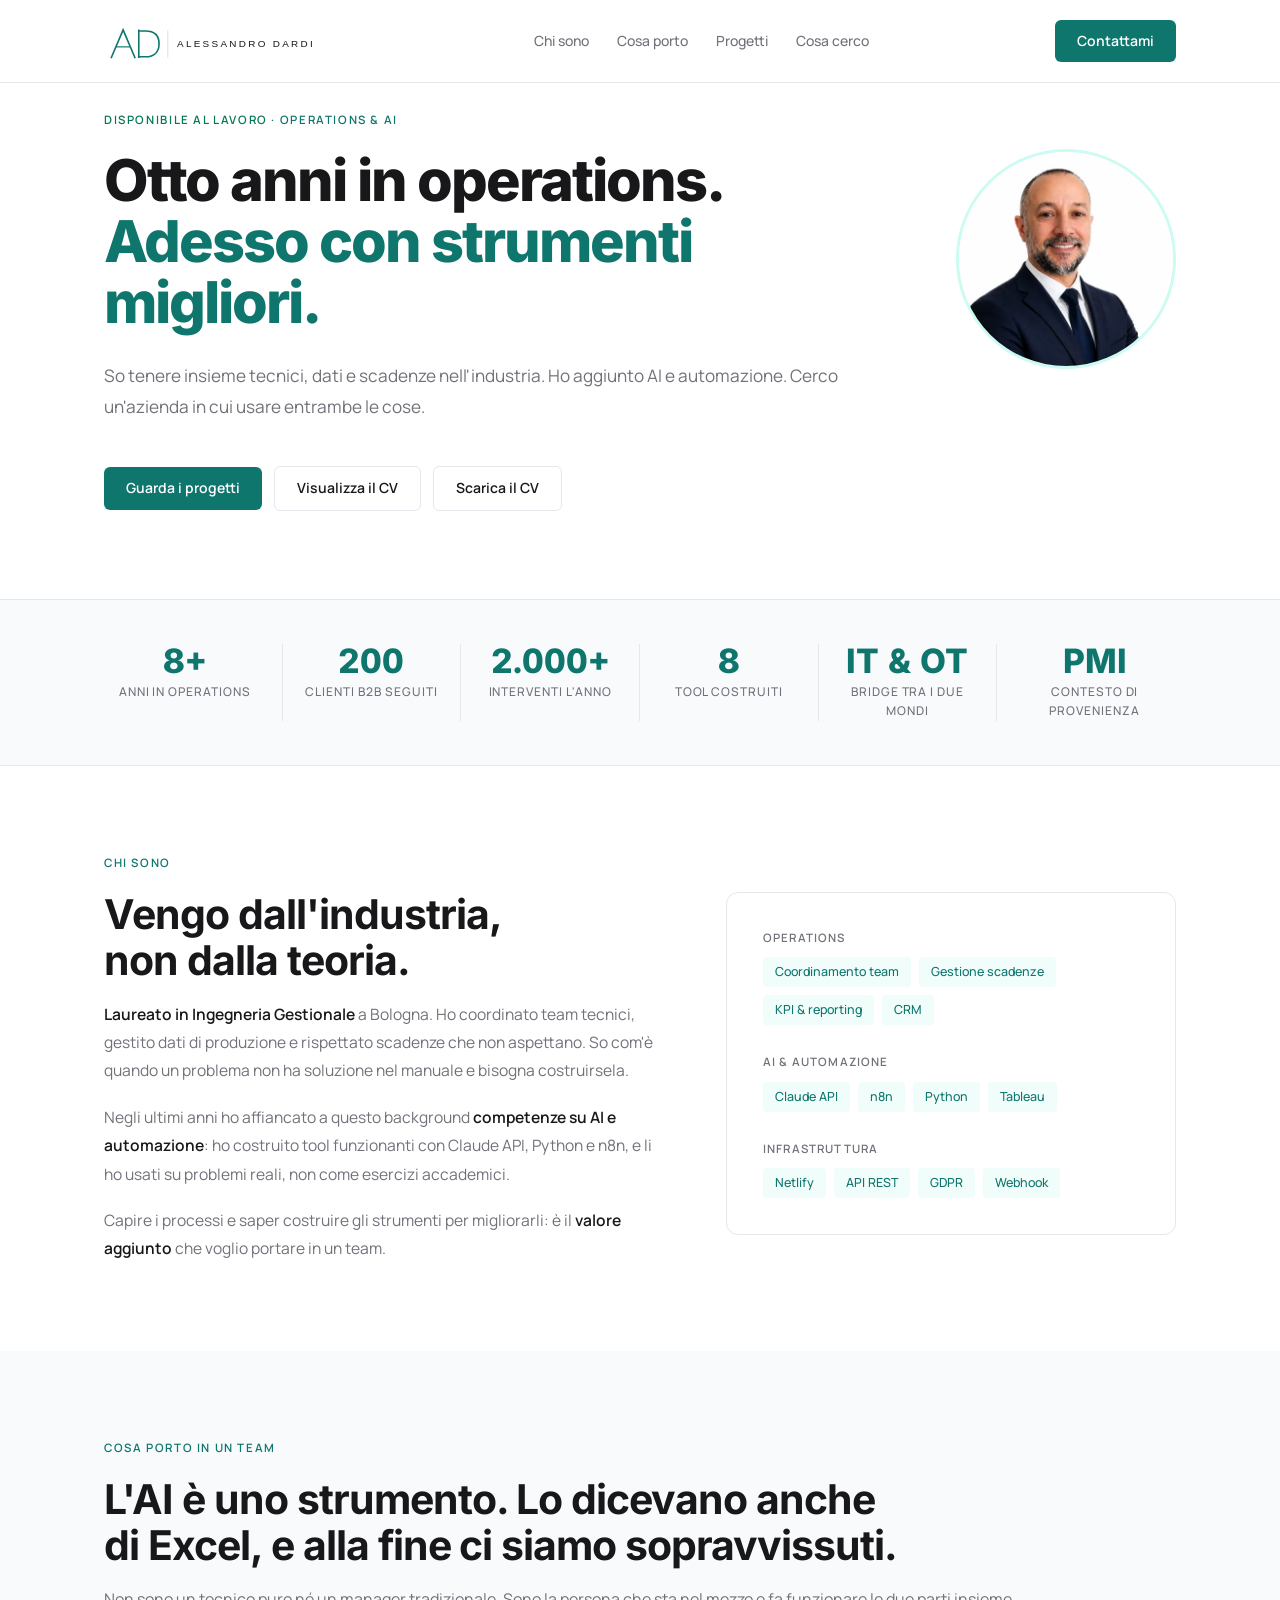
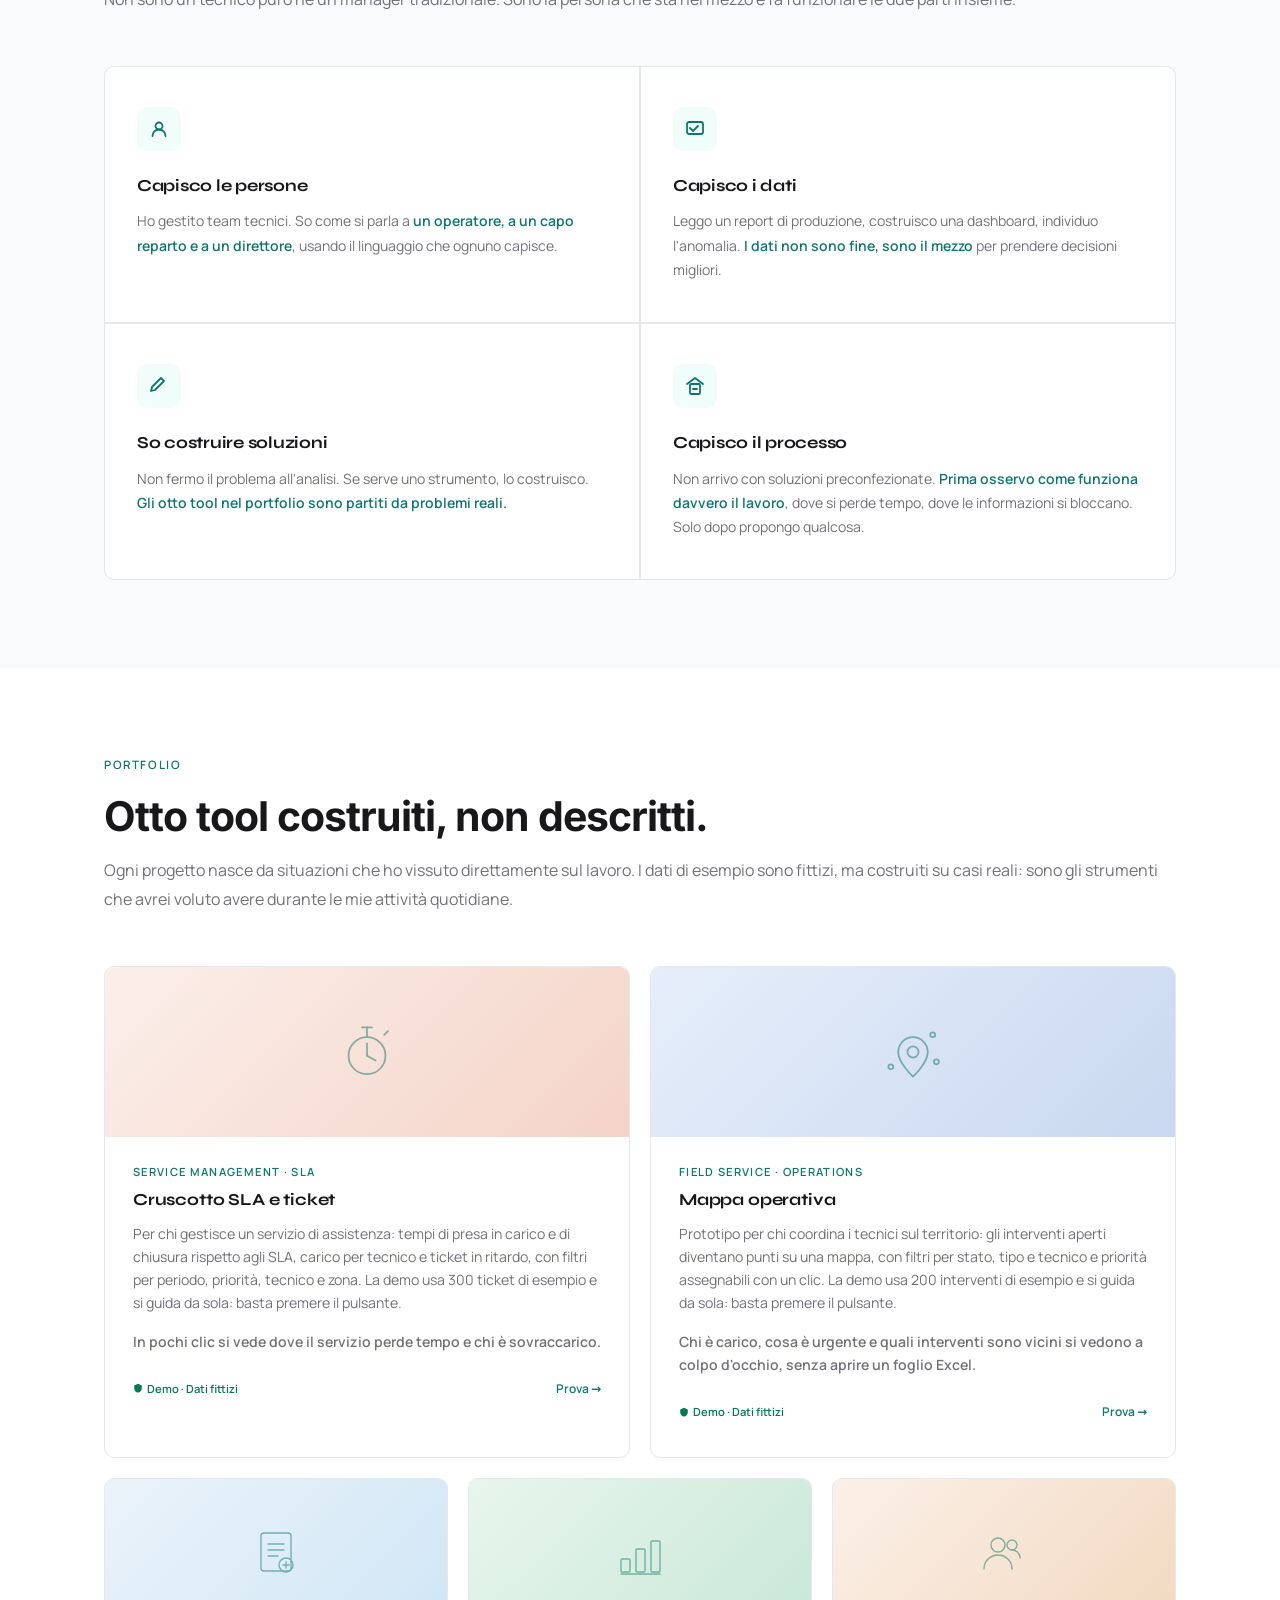
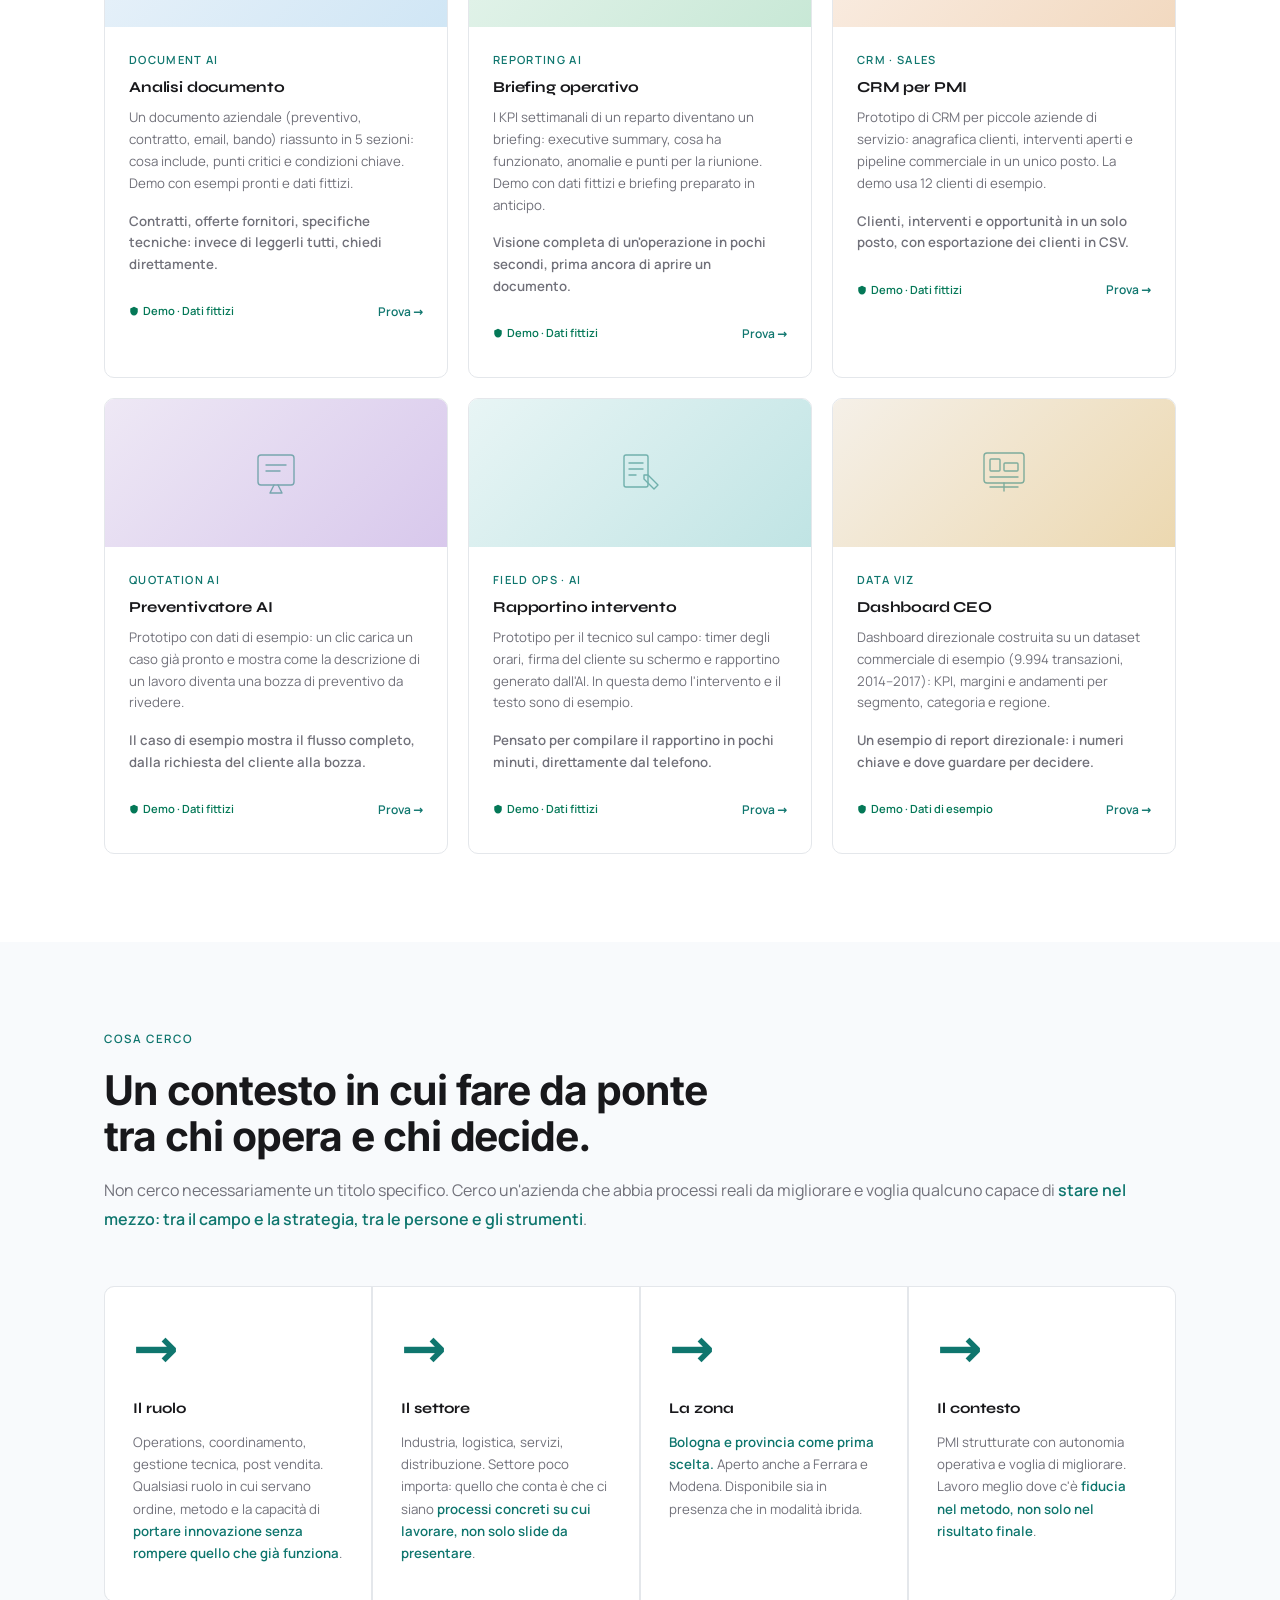
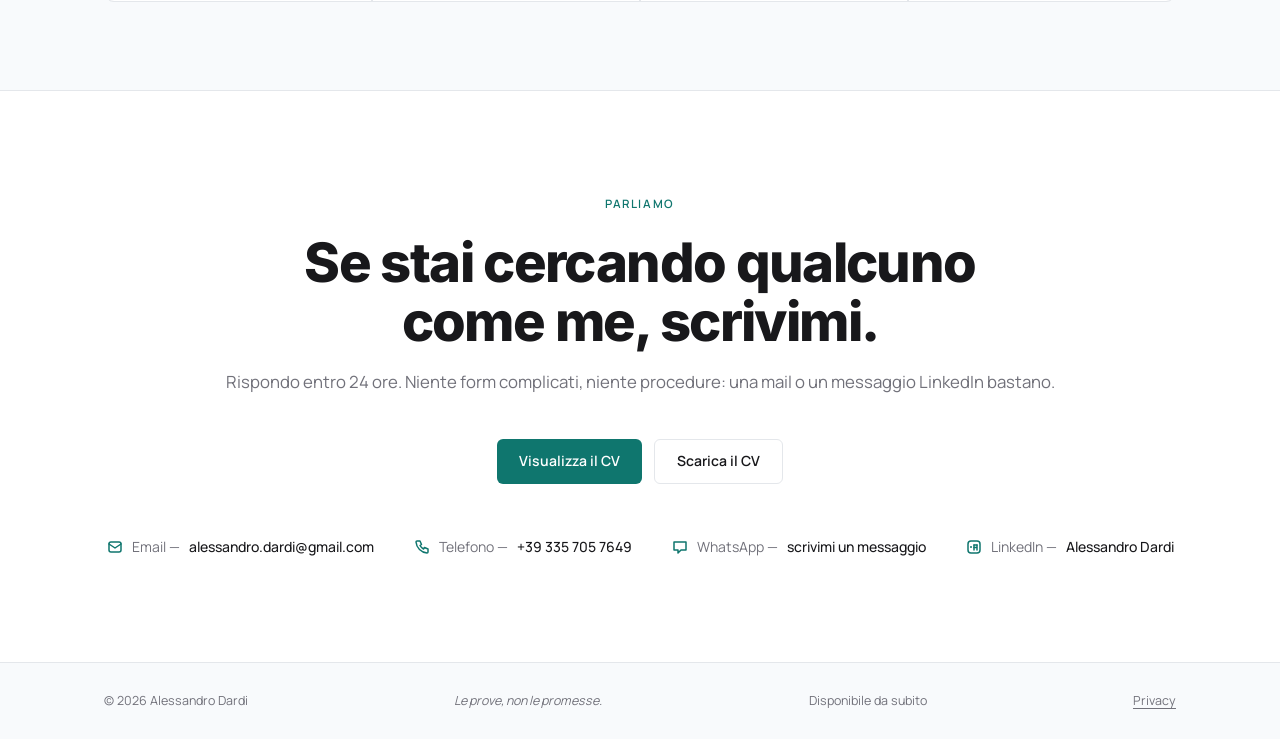
<file: index.html>
<!doctype html>
<html lang="it">
<head>
<meta charset="utf-8">
<meta name="viewport" content="width=device-width,initial-scale=1,viewport-fit=cover">
<script>
  if ('scrollRestoration' in history) history.scrollRestoration = 'manual';
  if (location.hash) history.replaceState(null, '', location.pathname + location.search);
</script>
<title>Alessandro Dardi — Service Manager | Operations & AI | Bologna</title>
<meta name="description" content="Alessandro Dardi, laureato in Ingegneria Gestionale a Bologna. Otto anni in operations industriale. Competenze in coordinamento tecnico, automazione processi e AI applicata. Disponibile in Emilia-Romagna.">
<meta name="author" content="Alessandro Dardi">
  <link rel="icon" type="image/x-icon" href="/favicon.ico">
<meta name="robots" content="index, follow">
<link rel="canonical" href="https://alessandrodardi.it/">
<meta property="og:title" content="Alessandro Dardi — Service Manager | Operations & AI">
<meta property="og:description" content="Otto anni in operations industriale. Adesso con strumenti migliori. Portfolio di tool costruiti su casi reali.">
<meta property="og:url" content="https://alessandrodardi.it/">
<meta property="og:type" content="website">
<meta property="og:locale" content="it_IT">
<meta property="og:image" content="https://alessandrodardi.it/og-image.png">
<meta property="og:image:width" content="1200">
<meta property="og:image:height" content="630">
<meta property="og:image:alt" content="Alessandro Dardi — Service Manager, Operations &amp; AI">
<meta name="twitter:card" content="summary_large_image">
<link rel="stylesheet" href="fonts/fonts.css">
<script defer src="https://cloud.umami.is/script.js" data-website-id="7a2837f0-c1d5-4eaf-b0c4-a9f93e444e4a" data-domains="alessandrodardi.it,www.alessandrodardi.it"></script>

<style>
/* Layout: full-width bands, centered 1120px inner, card grids */
:root {
  --bg:         #FFFFFF;
  --fg:         #18181B;
  --muted:      #71717A;
  --accent:     #0F766E;
  --accent-bg:  #F0FDFA;
  --accent-mid: #CCFBF1;
  --surface:    #F8FAFC;
  --border:     #E4E7EB;
  --green:      #047857;
  --display:    'Syne', system-ui, sans-serif;
  --heading:    'Inter', system-ui, sans-serif;
  --body:       'Manrope', system-ui, sans-serif;
}
@media (prefers-color-scheme: dark) {
  :root:not([data-theme="light"]) {
    --bg:        #0F1117;
    --fg:        #F1F5F9;
    --muted:     #94A3B8;
    --accent:    #2DD4BF;
    --accent-bg: #0D2320;
    --accent-mid:#134E4A;
    --surface:   #1A1F2E;
    --border:    #2D3748;
    --green:     #34D399;
    color-scheme: dark;
  }
}
:root[data-theme="dark"] {
  --bg:        #0F1117;
  --fg:        #F1F5F9;
  --muted:     #94A3B8;
  --accent:    #2DD4BF;
  --accent-bg: #0D2320;
  --accent-mid:#134E4A;
  --surface:   #1A1F2E;
  --border:    #2D3748;
  --green:     #34D399;
  color-scheme: dark;
}

*, *::before, *::after { box-sizing: border-box; }
html { overflow-anchor: none; }
body {
  background: var(--bg);
  color: var(--fg);
  font-family: var(--body);
  font-size: 16px;
  line-height: 1.6;
  margin: 0;
  -webkit-font-smoothing: antialiased;
}
a { color: inherit; text-decoration: none; }
a:focus-visible, button:focus-visible { outline: 2px solid var(--accent); outline-offset: 2px; border-radius: 4px; }

.inner {
  max-width: 1120px;
  margin: 0 auto;
  padding-left: max(24px, env(safe-area-inset-left, 0px));
  padding-right: max(24px, env(safe-area-inset-right, 0px));
}

/* NAV */
#nav {
  position: sticky;
  top: env(safe-area-inset-top, 0px);
  z-index: 100;
  background: var(--bg);
  border-bottom: 1px solid var(--border);
}
.nav-row {
  display: flex;
  align-items: center;
  justify-content: space-between;
  padding-block: 20px;
  gap: 16px;
}
.nav-brand {
  display: flex;
  align-items: center;
}
.nav-brand svg {
  height: 38px;
  width: auto;
}
.nav-logo-full { display: block; }
.nav-logo-mono { display: none; }
.nav-right { display: contents; }
@media (max-width: 520px) {
  .nav-logo-full { display: none; }
  .nav-logo-mono {
    display: flex;
    align-items: center;
    gap: 8px;
  }
  .nav-logo-mono svg {
    height: 28px;
    width: auto;
    flex-shrink: 0;
  }
  .nav-logo-stack {
    display: flex;
    flex-direction: column;
    line-height: 1.15;
    font-family: var(--display);
    font-weight: 700;
    font-size: 0.72rem;
    letter-spacing: 0.12em;
    color: var(--fg);
  }
  .nav-logo-stack span:first-child { color: var(--accent); }
  .nav-right {
    display: flex;
    align-items: center;
    gap: 10px;
    margin-left: auto;
  }
}
.nav-logo-mark { stroke: var(--accent); }
.nav-logo-sep  { stroke: var(--accent); opacity: 0.4; }
.nav-logo-name { fill: var(--fg); font-family: Arial, Helvetica, sans-serif; }
.nav-links {
  display: flex;
  gap: 28px;
  list-style: none;
  margin: 0; padding: 0;
}
.nav-links a {
  color: var(--muted);
  font-size: 0.875rem;
  font-weight: 500;
  transition: color 0.18s;
}
.nav-links a:hover { color: var(--fg); }
.nav-burger {
  display: none;
  background: none;
  border: none;
  cursor: pointer;
  padding: 11px;
  color: var(--fg);
  line-height: 0;
}
.nav-mobile {
  display: none;
  border-top: 1px solid var(--border);
}
.nav-mobile a {
  display: block;
  padding: 14px 0;
  font-size: 1rem;
  font-weight: 500;
  color: var(--fg);
  text-decoration: none;
  border-bottom: 1px solid var(--border);
  transition: color 0.18s;
}
.nav-mobile a:last-child { border-bottom: none; }
.nav-mobile a:hover { color: var(--accent); }
#nav.nav-open .nav-mobile { display: block; }
#back-top {
  position: fixed;
  bottom: 28px;
  right: 24px;
  width: 44px;
  height: 44px;
  border-radius: 50%;
  background: var(--accent);
  color: #fff;
  border: none;
  cursor: pointer;
  display: flex;
  align-items: center;
  justify-content: center;
  opacity: 0;
  pointer-events: none;
  transition: opacity 0.25s;
  z-index: 200;
}
#back-top.visible { opacity: 1; pointer-events: auto; }
#back-top:hover { opacity: 0.85; }

/* BUTTONS */
.btn {
  display: inline-flex;
  align-items: center;
  gap: 6px;
  padding: 10px 22px;
  border-radius: 6px;
  font-family: var(--body);
  font-size: 0.875rem;
  font-weight: 600;
  cursor: pointer;
  border: none;
  transition: opacity 0.18s, transform 0.14s;
}
.btn:hover { opacity: 0.82; transform: translateY(-1px); }
.btn:active { transform: translateY(0); }
.btn-solid { background: var(--accent); color: #fff; }
.btn-ghost { background: transparent; color: var(--fg); border: 1.5px solid var(--border); }
.btn-ghost:hover { border-color: var(--muted); }

/* HERO */
#hero { padding-block: 28px 88px; }
.hero-layout {
  display: grid;
  grid-template-columns: 1fr 220px;
  gap: 56px;
  align-items: start;
}
.hero-photo {
  width: 220px;
  height: 220px;
  border-radius: 50%;
  object-fit: cover;
  object-position: center top;
  border: 3px solid var(--accent-mid);
  display: block;
  margin-top: 38px;
}
@media (max-width: 820px) {
  .hero-layout { grid-template-columns: 1fr; }
  .hero-photo { width: 120px; height: 120px; order: -1; }
}
.eyebrow {
  font-size: 0.72rem;
  font-weight: 600;
  letter-spacing: 0.14em;
  text-transform: uppercase;
  color: var(--accent);
  margin-bottom: 20px;
}
@keyframes pulse-disponibile {
  0%, 100% { opacity: 1; }
  50% { opacity: 0.3; }
}
.disponibile-pulse {
  animation: pulse-disponibile 2s ease-in-out infinite;
  color: var(--green);
  font-weight: 700;
}
.hero-title {
  font-family: var(--heading);
  font-size: clamp(2.2rem, 4.5vw, 3.6rem);
  font-weight: 800;
  line-height: 1.06;
  letter-spacing: -0.035em;
  text-wrap: balance;
  max-width: 820px;
  margin: 0 0 28px;
}
.hero-title em { font-style: normal; color: var(--accent); }
.hero-sub {
  font-size: 1.075rem;
  color: var(--muted);
  max-width: 820px;
  line-height: 1.78;
  margin: 0 0 44px;
  font-weight: 400;
}
.hero-actions { display: flex; gap: 12px; flex-wrap: wrap; align-items: center; justify-content: center; }
@media (min-width: 821px) { .hero-actions { justify-content: flex-start; } }

/* STRIP */
#strip {
  background: var(--surface);
  border-top: 1px solid var(--border);
  border-bottom: 1px solid var(--border);
}
.strip-grid {
  display: grid;
  grid-template-columns: repeat(6, 1fr);
  padding-block: 44px;
}
.strip-cell {
  padding: 0 16px;
  border-right: 1px solid var(--border);
  text-align: center;
}
.strip-cell:first-child { padding-left: 0; }
.strip-cell:last-child  { border-right: none; padding-right: 0; }
.strip-num {
  font-family: var(--heading);
  font-size: 2.1rem;
  font-weight: 800;
  color: var(--accent);
  line-height: 1;
  margin-bottom: 5px;
  font-variant-numeric: tabular-nums;
}
.strip-desc {
  font-size: 0.75rem;
  color: var(--muted);
  font-weight: 500;
  text-transform: uppercase;
  letter-spacing: 0.08em;
}

/* SECTIONS */
.section { padding-block: 88px; }
.section-alt { background: var(--surface); }

.s-title {
  font-family: var(--heading);
  font-size: clamp(1.8rem, 3.2vw, 2.6rem);
  font-weight: 700;
  letter-spacing: -0.025em;
  text-wrap: balance;
  margin: 0 0 16px;
  line-height: 1.12;
}
.s-lead {
  font-size: 1rem;
  color: var(--muted);
  max-width: 540px;
  line-height: 1.8;
  margin: 0 0 52px;
}

/* CHI SONO */
.about-split {
  display: grid;
  grid-template-columns: 1.1fr 0.9fr;
  gap: 72px;
  align-items: start;
}
.about-body p {
  color: var(--muted);
  line-height: 1.82;
  margin: 0 0 18px;
  font-size: 0.975rem;
  text-align: left;
}
.about-body p:last-child { margin: 0; }
.about-body strong { color: var(--fg); font-weight: 600; }
.skills-box {
  background: var(--bg);
  border: 1px solid var(--border);
  border-radius: 12px;
  padding: 36px;
  display: flex;
  flex-direction: column;
  gap: 28px;
}
.skill-group-label {
  font-size: 0.72rem;
  font-weight: 600;
  color: var(--muted);
  text-transform: uppercase;
  letter-spacing: 0.1em;
  margin-bottom: 10px;
}
.tags { display: flex; flex-wrap: wrap; gap: 8px; }
.tag {
  font-size: 0.78rem;
  font-weight: 500;
  padding: 5px 12px;
  border-radius: 4px;
  background: var(--accent-bg);
  color: var(--accent);
}

/* COSA PORTO */
#value .s-lead { max-width: none; }

/* COSA CERCO */
#looking .s-lead { max-width: none; }

/* PORTFOLIO */
#projects .s-lead { max-width: none; }

/* COSA FACCIO */
.services-wrap {
  display: grid;
  grid-template-columns: repeat(2, 1fr);
  gap: 2px;
  background: var(--border);
  border: 1px solid var(--border);
  border-radius: 10px;
  overflow: hidden;
}
.svc-card { background: var(--bg); padding: 40px 32px; }
.svc-icon {
  width: 44px; height: 44px;
  border-radius: 10px;
  background: var(--accent-bg);
  display: grid;
  place-items: center;
  margin-bottom: 22px;
  color: var(--accent);
}
.svc-card h3 {
  font-family: var(--display);
  font-size: 1.05rem;
  font-weight: 700;
  margin: 0 0 10px;
  letter-spacing: -0.015em;
}
.svc-card p {
  font-size: 0.875rem;
  color: var(--muted);
  line-height: 1.72;
  margin: 0;
  text-align: left;
}
.svc-card strong { color: var(--accent); font-weight: 600; }

/* PROGETTI */
.projects-grid {
  display: grid;
  grid-template-columns: repeat(3, 1fr);
  gap: 20px;
}
.proj-card {
  border: 1px solid var(--border);
  border-radius: 10px;
  overflow: hidden;
  background: var(--bg);
  transition: border-color 0.2s, box-shadow 0.2s;
}
.proj-card:hover {
  border-color: var(--accent);
  box-shadow: 0 6px 28px rgba(14,77,120,0.10);
}
.proj-thumb {
  height: 148px;
  display: grid;
  place-items: center;
  color: var(--accent);
}
.proj-t1 { background: linear-gradient(135deg, #EBF3FA 0%, #D0E6F5 100%); }
.proj-t2 { background: linear-gradient(135deg, #E8F5EE 0%, #C8E8D6 100%); }
.proj-t3 { background: linear-gradient(135deg, #FBF0E8 0%, #F2D9C0 100%); }
.proj-t4 { background: linear-gradient(135deg, #EEE8F5 0%, #D8C8EC 100%); }
.proj-t5 { background: linear-gradient(135deg, #E8F5F5 0%, #C0E4E4 100%); }
.proj-t6 { background: linear-gradient(135deg, #F5F0E8 0%, #ECD8B0 100%); }

@media (prefers-color-scheme: dark) {
  :root:not([data-theme="light"]) .proj-t1 { background: linear-gradient(135deg,#152434,#1A3044); }
  :root:not([data-theme="light"]) .proj-t2 { background: linear-gradient(135deg,#152410,#1A3018); }
  :root:not([data-theme="light"]) .proj-t3 { background: linear-gradient(135deg,#281C10,#382414); }
  :root:not([data-theme="light"]) .proj-t4 { background: linear-gradient(135deg,#1C1428,#281C38); }
  :root:not([data-theme="light"]) .proj-t5 { background: linear-gradient(135deg,#102424,#143434); }
  :root:not([data-theme="light"]) .proj-t6 { background: linear-gradient(135deg,#281E10,#382A14); }
}
:root[data-theme="dark"] .proj-t1 { background: linear-gradient(135deg,#152434,#1A3044); }
:root[data-theme="dark"] .proj-t2 { background: linear-gradient(135deg,#152410,#1A3018); }
:root[data-theme="dark"] .proj-t3 { background: linear-gradient(135deg,#281C10,#382414); }
:root[data-theme="dark"] .proj-t4 { background: linear-gradient(135deg,#1C1428,#281C38); }
:root[data-theme="dark"] .proj-t5 { background: linear-gradient(135deg,#102424,#143434); }
:root[data-theme="dark"] .proj-t6 { background: linear-gradient(135deg,#281E10,#382A14); }

.proj-body { padding: 24px; }
.proj-cat {
  font-size: 0.7rem;
  font-weight: 600;
  letter-spacing: 0.12em;
  text-transform: uppercase;
  color: var(--accent);
  margin-bottom: 6px;
}
.proj-card h3 {
  font-family: var(--display);
  font-size: 0.95rem;
  font-weight: 700;
  margin: 0 0 8px;
  letter-spacing: -0.01em;
}
.proj-card p {
  font-size: 0.83rem;
  color: var(--muted);
  text-align: left;
  line-height: 1.64;
  margin: 0 0 16px;
}
.proj-foot {
  display: flex;
  align-items: center;
  justify-content: space-between;
  gap: 8px;
  flex-wrap: wrap;
}
.proj-privacy {
  font-size: 0.7rem;
  font-weight: 600;
  color: var(--green);
  display: flex;
  align-items: center;
  gap: 4px;
}
.proj-cost { font-size: 0.7rem; color: var(--muted); font-weight: 500; }
.proj-metric {
  font-size: 0.78rem;
  font-weight: 600;
  color: var(--accent);
  margin-top: 8px;
}
.proj-link { display: inline-block; padding-block: 10px; font-size: 0.75rem; font-weight: 600; color: var(--accent); text-decoration: none; transition: opacity 0.18s; }
.proj-link:hover { opacity: 0.7; }

/* scheda in evidenza: larga quanto le 3 colonne */
.proj-wide { grid-column: 1 / -1; display: grid; grid-template-columns: minmax(200px, 32%) 1fr; }
.proj-wide .proj-thumb { height: auto; min-height: 190px; }
.proj-wide .proj-body { padding: 28px 32px; align-self: center; }
.proj-wide h3 { font-size: 1.1rem; }
.proj-wide p { font-size: 0.9rem; max-width: 64ch; }
.proj-t7 { background: linear-gradient(135deg, #E6EEFA 0%, #C9D8F0 100%); }
@media (prefers-color-scheme: dark) { :root:not([data-theme="light"]) .proj-t7 { background: linear-gradient(135deg,#121C32,#1A2A4A); } }
:root[data-theme="dark"] .proj-t7 { background: linear-gradient(135deg,#121C32,#1A2A4A); }
@media (max-width: 820px) {
  .proj-wide { grid-template-columns: 1fr; }
  .proj-wide .proj-thumb { min-height: 110px; }
  .proj-wide .proj-body { padding: 20px 22px; }
}

/* riga da due: Cruscotto SLA + Mappa operativa, metà larghezza ciascuna */
.proj-pair { grid-column: 1 / -1; display: grid; grid-template-columns: 1fr 1fr; gap: 20px; }
.proj-pair .proj-thumb { height: 170px; }
.proj-pair .proj-body { padding: 26px 28px; }
.proj-pair .proj-card h3 { font-size: 1.05rem; }
.proj-pair .proj-card p { font-size: 0.88rem; }
.proj-t8 { background: linear-gradient(135deg, #FBEFEA 0%, #F4D3C8 100%); }
@media (prefers-color-scheme: dark) { :root:not([data-theme="light"]) .proj-t8 { background: linear-gradient(135deg,#2A1612,#3C201A); } }
:root[data-theme="dark"] .proj-t8 { background: linear-gradient(135deg,#2A1612,#3C201A); }
@media (max-width: 820px) {
  .proj-pair { grid-template-columns: 1fr; }
}

/* COME LAVORO */
.process-wrap {
  display: grid;
  grid-template-columns: repeat(4, 1fr);
  gap: 2px;
  background: var(--border);
  border: 1px solid var(--border);
  border-radius: 10px;
  overflow: hidden;
}
.process-step { background: var(--bg); padding: 36px 28px; }
.step-n {
  font-family: var(--display);
  font-size: 3.4rem;
  font-weight: 800;
  color: var(--accent);
  line-height: 1;
  margin-bottom: 20px;
  font-variant-numeric: tabular-nums;
  user-select: none;
}
.process-step h3 {
  font-family: var(--display);
  font-size: 0.925rem;
  font-weight: 700;
  margin: 0 0 10px;
}
.process-step p { font-size: 0.83rem; color: var(--muted); line-height: 1.68; margin: 0; text-align: left; }
.process-step strong { color: var(--accent); font-weight: 600; }
.s-lead strong { color: var(--accent); font-weight: 600; }

/* CTA FINALE */
#cta {
  text-align: center;
  padding-block: 104px;
  border-top: 1px solid var(--border);
}
#cta h2 {
  font-family: var(--heading);
  font-size: clamp(2.2rem, 4.5vw, 3.4rem);
  font-weight: 800;
  letter-spacing: -0.03em;
  text-wrap: balance;
  margin: 0 0 18px;
  line-height: 1.08;
}
#cta > .inner > p { color: var(--muted); font-size: 1.05rem; margin: 0 0 44px; }
.cta-btns {
  display: flex;
  justify-content: center;
  gap: 12px;
  flex-wrap: wrap;
  margin-bottom: 52px;
}
.contacts-row {
  display: flex;
  justify-content: center;
  gap: 40px;
  flex-wrap: wrap;
}
.contact-item {
  display: flex;
  align-items: center;
  gap: 9px;
  font-size: 0.875rem;
}
.contact-item { text-decoration: none; transition: opacity 0.18s; }
.contact-item:hover { opacity: 0.72; }
.contact-item svg { color: var(--accent); flex-shrink: 0; }
.contact-item .c-label { color: var(--muted); }
.contact-item .c-val { color: var(--fg); font-weight: 500; }

/* FOOTER */
footer {
  background: var(--surface);
  border-top: 1px solid var(--border);
  padding-block: 28px;
}
.footer-row {
  display: flex;
  align-items: center;
  justify-content: space-between;
  gap: 16px;
  flex-wrap: wrap;
}
.footer-row p { font-size: 0.78rem; color: var(--muted); margin: 0; }
.footer-tagline { font-style: italic; }
.footer-row a { text-decoration: underline; text-underline-offset: 3px; }
.footer-row a:hover { color: var(--accent); }

/* SCROLL ANIMATION */
.fade-up {
  opacity: 0;
  transform: translateY(18px);
  transition: opacity 0.55s ease, transform 0.55s ease;
}
.fade-up.in { opacity: 1; transform: translateY(0); }
@media (prefers-reduced-motion: reduce) {
  .fade-up { opacity: 1; transform: none; transition: none; }
  .disponibile-pulse { animation: none; }
}

/* RESPONSIVE */
@media (min-width: 821px) and (max-width: 1060px) {
  .strip-grid { grid-template-columns: repeat(3, 1fr); row-gap: 32px; }
  .strip-cell:nth-child(3n) { border-right: none; padding-right: 0; }
  .strip-cell:nth-child(3n+1) { padding-left: 0; }
}
@media (max-width: 820px) {
  .nav-links { display: none; }
  .nav-burger { display: block; }
  .strip-grid { grid-template-columns: repeat(2,1fr); row-gap: 32px; padding-block: 40px; }
  .strip-cell { border-right: none; padding: 0; }
  .strip-cell:nth-child(odd) { border-right: 1px solid var(--border); padding-right: 32px; }
  .about-split { grid-template-columns: 1fr; gap: 40px; }
  .services-wrap { grid-template-columns: 1fr; }
  .projects-grid { grid-template-columns: 1fr 1fr; }
  .process-wrap { grid-template-columns: 1fr 1fr; }
}
@media (max-width: 520px) {
  #hero { padding-block: 20px 40px; }
  .projects-grid { grid-template-columns: 1fr; gap: 12px; }
  .process-wrap { grid-template-columns: 1fr; }
  .contacts-row { flex-direction: column; align-items: center; gap: 20px; }
  .proj-thumb { height: 90px; }
  .proj-thumb svg { width: 36px; height: 36px; }
  .proj-body { padding: 14px 16px; }
  .proj-card p { margin-bottom: 10px; }
}
</style>
</head>
<body>
<!-- NAV -->
<nav id="nav">
  <div class="inner nav-row">
    <a href="#" class="nav-brand" aria-label="Alessandro Dardi">
      <!-- Logo completo: desktop -->
      <svg class="nav-logo-full" viewBox="0 0 1060 165" xmlns="http://www.w3.org/2000/svg" aria-hidden="true">
        <g fill="none" stroke-linecap="square" stroke-linejoin="miter">
          <path class="nav-logo-mark" d="M32 154 L83 34 L134 154" stroke-width="7"/>
          <path class="nav-logo-mark" d="M54 108 L111 108" stroke-width="5"/>
          <path class="nav-logo-mark" d="M151 36 L151 153" stroke-width="7"/>
          <path class="nav-logo-mark" d="M151 39 L180 39 C221 39 239 61 239 94 C239 128 220 151 180 151 L151 151" stroke-width="7"/>
          <path class="nav-logo-sep" d="M277 38 L277 153" stroke-width="2"/>
        </g>
        <text class="nav-logo-name" x="317" y="107" font-size="43" font-weight="400" letter-spacing="10">ALESSANDRO DARDI</text>
      </svg>
      <!-- Monogramma + nome impilato: mobile -->
      <span class="nav-logo-mono" aria-hidden="true">
        <svg viewBox="0 0 260 165" xmlns="http://www.w3.org/2000/svg">
          <g fill="none" stroke-linecap="square" stroke-linejoin="miter">
            <path class="nav-logo-mark" d="M32 154 L83 34 L134 154" stroke-width="7"/>
            <path class="nav-logo-mark" d="M54 108 L111 108" stroke-width="5"/>
            <path class="nav-logo-mark" d="M151 36 L151 153" stroke-width="7"/>
            <path class="nav-logo-mark" d="M151 39 L180 39 C221 39 239 61 239 94 C239 128 220 151 180 151 L151 151" stroke-width="7"/>
          </g>
        </svg>
        <span class="nav-logo-stack">
          <span>ALESSANDRO</span>
          <span>DARDI</span>
        </span>
      </span>
    </a>
    <ul class="nav-links">
      <li><a href="#about">Chi sono</a></li>
      <li><a href="#value">Cosa porto</a></li>
      <li><a href="#projects">Progetti</a></li>
      <li><a href="#looking">Cosa cerco</a></li>
    </ul>
    <div class="nav-right">
      <button class="nav-burger" aria-label="Apri menu" aria-expanded="false">
        <svg width="22" height="22" viewBox="0 0 22 22" fill="none" stroke="currentColor" stroke-width="2" stroke-linecap="round">
          <line x1="2" y1="5" x2="20" y2="5"/><line x1="2" y1="11" x2="20" y2="11"/><line x1="2" y1="17" x2="20" y2="17"/>
        </svg>
      </button>
      <a href="#cta" class="btn btn-solid">Contattami</a>
    </div>
  </div>
  <div class="nav-mobile inner">
    <a href="#about">Chi sono</a>
    <a href="#value">Cosa porto</a>
    <a href="#projects">Progetti</a>
    <a href="#looking">Cosa cerco</a>
  </div>
</nav>

<button id="back-top" aria-label="Torna in cima">
  <svg width="18" height="18" viewBox="0 0 18 18" fill="none" stroke="currentColor" stroke-width="2.2" stroke-linecap="round" stroke-linejoin="round">
    <polyline points="3,11 9,5 15,11"/>
  </svg>
</button>

<!-- HERO -->
<section id="hero">
  <div class="inner">
    <div class="hero-layout"><div>
    <div class="eyebrow fade-up"><span class="disponibile-pulse">Disponibile al lavoro</span> · Operations &amp; AI</div>
    <h1 class="hero-title fade-up">
      Otto anni in operations.<br>
      <em>Adesso con strumenti migliori.</em>
    </h1>
    <p class="hero-sub fade-up">
      So tenere insieme tecnici, dati e scadenze nell'industria.
      Ho aggiunto AI e automazione. Cerco un'azienda in cui usare entrambe le cose.
    </p>
    <div class="hero-actions fade-up">
      <a href="#projects" class="btn btn-solid">Guarda i progetti</a>
      <a href="cv.html" class="btn btn-ghost">Visualizza il CV</a>
      <a href="CV_Alessandro_Dardi_2026.pdf" download class="btn btn-ghost">Scarica il CV</a>
    </div>
    </div>
    <img src="foto_profilo.webp" width="220" height="220" fetchpriority="high" alt="Foto profilo Alessandro Dardi" class="hero-photo">
    </div>
  </div>
</section>

<!-- STRIP METRICHE -->
<div id="strip">
  <div class="inner">
    <div class="strip-grid">
      <div class="strip-cell fade-up">
        <div class="strip-num" data-count="8" data-suffix="+">8+</div>
        <div class="strip-desc">Anni in operations</div>
      </div>
      <div class="strip-cell fade-up">
        <div class="strip-num" data-count="200" data-suffix="">200</div>
        <div class="strip-desc">Clienti B2B seguiti</div>
      </div>
      <div class="strip-cell fade-up">
        <div class="strip-num" data-count="2000" data-suffix="+">2.000+</div>
        <div class="strip-desc">Interventi l'anno</div>
      </div>
      <div class="strip-cell fade-up">
        <div class="strip-num" data-count="8" data-suffix="">8</div>
        <div class="strip-desc">Tool costruiti</div>
      </div>
      <div class="strip-cell fade-up">
        <div class="strip-num">IT &amp; OT</div>
        <div class="strip-desc">Bridge tra i due mondi</div>
      </div>
      <div class="strip-cell fade-up">
        <div class="strip-num">PMI</div>
        <div class="strip-desc">Contesto di provenienza</div>
      </div>
    </div>
  </div>
</div>

<!-- CHI SONO -->
<section id="about" class="section">
  <div class="inner">
    <div class="eyebrow fade-up">Chi sono</div>
    <div class="about-split">
      <div class="about-body fade-up">
        <h2 class="s-title">Vengo dall'industria, non dalla teoria.</h2>
        <p><strong>Laureato in Ingegneria Gestionale</strong> a Bologna. Ho coordinato team tecnici, gestito dati di produzione e rispettato scadenze che non aspettano. So com'è quando un problema non ha soluzione nel manuale e bisogna costruirsela.</p>
        <p>Negli ultimi anni ho affiancato a questo background <strong>competenze su AI e automazione</strong>: ho costruito tool funzionanti con Claude API, Python e n8n, e li ho usati su problemi reali, non come esercizi accademici.</p>
        <p>Capire i processi e saper costruire gli strumenti per migliorarli: è il <strong>valore aggiunto</strong> che voglio portare in un team.</p>
      </div>
      <div class="skills-box fade-up">
        <div>
          <div class="skill-group-label">Operations</div>
          <div class="tags">
            <span class="tag">Coordinamento team</span>
            <span class="tag">Gestione scadenze</span>
            <span class="tag">KPI &amp; reporting</span>
            <span class="tag">CRM</span>
          </div>
        </div>
        <div>
          <div class="skill-group-label">AI &amp; Automazione</div>
          <div class="tags">
            <span class="tag">Claude API</span>
            <span class="tag">n8n</span>
            <span class="tag">Python</span>
            <span class="tag">Tableau</span>
          </div>
        </div>
        <div>
          <div class="skill-group-label">Infrastruttura</div>
          <div class="tags">
            <span class="tag">Netlify</span>
            <span class="tag">API REST</span>
            <span class="tag">GDPR</span>
            <span class="tag">Webhook</span>
          </div>
        </div>
      </div>
    </div>
  </div>
</section>

<!-- COSA PORTO -->
<section id="value" class="section section-alt">
  <div class="inner">
    <div class="eyebrow fade-up">Cosa porto in un team</div>
    <h2 class="s-title fade-up">L'AI è uno strumento. Lo dicevano anche di Excel, e alla fine ci siamo sopravvissuti.</h2>
    <p class="s-lead fade-up">Non sono un tecnico puro né un manager tradizionale. Sono la persona che sta nel mezzo e fa funzionare le due parti insieme.</p>
    <div class="services-wrap fade-up">
      <div class="svc-card">
        <div class="svc-icon">
          <svg width="20" height="20" viewBox="0 0 20 20" fill="none" stroke="currentColor" stroke-width="1.8" stroke-linecap="round" stroke-linejoin="round">
            <circle cx="10" cy="7" r="3.5"/>
            <path d="M3.5 17c0-3.6 2.9-6.5 6.5-6.5s6.5 2.9 6.5 6.5"/>
          </svg>
        </div>
        <h3>Capisco le persone</h3>
        <p>Ho gestito team tecnici. So come si parla a <strong>un operatore, a un capo reparto e a un direttore</strong>, usando il linguaggio che ognuno capisce.</p>
      </div>
      <div class="svc-card">
        <div class="svc-icon">
          <svg width="20" height="20" viewBox="0 0 20 20" fill="none" stroke="currentColor" stroke-width="1.8" stroke-linecap="round" stroke-linejoin="round">
            <rect x="2" y="3" width="16" height="12" rx="2"/>
            <polyline points="5,9 8,12 13,7"/>
          </svg>
        </div>
        <h3>Capisco i dati</h3>
        <p>Leggo un report di produzione, costruisco una dashboard, individuo l'anomalia. <strong>I dati non sono fine, sono il mezzo</strong> per prendere decisioni migliori.</p>
      </div>
      <div class="svc-card">
        <div class="svc-icon">
          <svg width="20" height="20" viewBox="0 0 20 20" fill="none" stroke="currentColor" stroke-width="1.8" stroke-linecap="round" stroke-linejoin="round">
            <path d="M12 2l3 3-9 9-4 1 1-4 9-9z"/>
          </svg>
        </div>
        <h3>So costruire soluzioni</h3>
        <p>Non fermo il problema all'analisi. Se serve uno strumento, lo costruisco. <strong>Gli otto tool nel portfolio sono partiti da problemi reali.</strong></p>
      </div>
      <div class="svc-card">
        <div class="svc-icon">
          <svg width="20" height="20" viewBox="0 0 20 20" fill="none" stroke="currentColor" stroke-width="1.8" stroke-linecap="round" stroke-linejoin="round">
            <polyline points="2,8 10,2 18,8"/>
            <rect x="5" y="8" width="10" height="10" rx="1"/>
            <line x1="8" y1="13" x2="12" y2="13"/>
          </svg>
        </div>
        <h3>Capisco il processo</h3>
        <p>Non arrivo con soluzioni preconfezionate. <strong>Prima osservo come funziona davvero il lavoro</strong>, dove si perde tempo, dove le informazioni si bloccano. Solo dopo propongo qualcosa.</p>
      </div>
    </div>
  </div>
</section>

<!-- PROGETTI -->
<section id="projects" class="section">
  <div class="inner">
    <div class="eyebrow fade-up">Portfolio</div>
    <h2 class="s-title fade-up">Otto tool costruiti, non descritti.</h2>
    <p class="s-lead fade-up">Ogni progetto nasce da situazioni che ho vissuto direttamente sul lavoro. I dati di esempio sono fittizi, ma costruiti su casi reali: sono gli strumenti che avrei voluto avere durante le mie attività quotidiane.</p>
    <div class="projects-grid">

      <div class="proj-pair">

      <div class="proj-card fade-up">
        <div class="proj-thumb proj-t8">
          <svg width="64" height="64" viewBox="0 0 52 52" fill="none" stroke="currentColor" stroke-width="1.4" stroke-linecap="round" stroke-linejoin="round" opacity="0.5">
            <circle cx="26" cy="29" r="15"/>
            <line x1="26" y1="29" x2="26" y2="19"/>
            <line x1="26" y1="29" x2="33" y2="33"/>
            <line x1="22" y1="6" x2="30" y2="6"/>
            <line x1="26" y1="6" x2="26" y2="14"/>
            <line x1="40" y1="12" x2="43" y2="9"/>
          </svg>
        </div>
        <div class="proj-body">
          <div class="proj-cat">Service Management · SLA</div>
          <h3>Cruscotto SLA e ticket</h3>
          <p>Per chi gestisce un servizio di assistenza: tempi di presa in carico e di chiusura rispetto agli SLA, carico per tecnico e ticket in ritardo, con filtri per periodo, priorità, tecnico e zona. La demo usa 300 ticket di esempio e si guida da sola: basta premere il pulsante.</p>
          <p class="proj-metric">In pochi clic si vede dove il servizio perde tempo e chi è sovraccarico.</p>
          <div class="proj-foot">
            <span class="proj-privacy">
              <svg width="10" height="10" viewBox="0 0 12 12" fill="currentColor"><path d="M6 1L1.5 3v3.5c0 2.5 2 4.5 4.5 5 2.5-.5 4.5-2.5 4.5-5V3L6 1z"/></svg>
              Demo · Dati fittizi
            </span>
            <a href="progetti/sla-ticket/" target="_blank" class="proj-link">Prova →</a>
          </div>
        </div>
      </div>

      <div class="proj-card fade-up">
        <div class="proj-thumb proj-t7">
          <svg width="64" height="64" viewBox="0 0 52 52" fill="none" stroke="currentColor" stroke-width="1.4" stroke-linecap="round" stroke-linejoin="round" opacity="0.5">
            <path d="M26 46s-12-11-12-20a12 12 0 0 1 24 0c0 9-12 20-12 20z"/>
            <circle cx="26" cy="26" r="4.5"/>
            <circle cx="8" cy="38" r="2"/>
            <circle cx="45" cy="34" r="2"/>
            <circle cx="42" cy="12" r="2"/>
          </svg>
        </div>
        <div class="proj-body">
          <div class="proj-cat">Field Service · Operations</div>
          <h3>Mappa operativa</h3>
          <p>Prototipo per chi coordina i tecnici sul territorio: gli interventi aperti diventano punti su una mappa, con filtri per stato, tipo e tecnico e priorità assegnabili con un clic. La demo usa 200 interventi di esempio e si guida da sola: basta premere il pulsante.</p>
          <p class="proj-metric">Chi è carico, cosa è urgente e quali interventi sono vicini si vedono a colpo d'occhio, senza aprire un foglio Excel.</p>
          <div class="proj-foot">
            <span class="proj-privacy">
              <svg width="10" height="10" viewBox="0 0 12 12" fill="currentColor"><path d="M6 1L1.5 3v3.5c0 2.5 2 4.5 4.5 5 2.5-.5 4.5-2.5 4.5-5V3L6 1z"/></svg>
              Demo · Dati fittizi
            </span>
            <a href="progetti/mappa-interventi/" target="_blank" class="proj-link">Prova →</a>
          </div>
        </div>
      </div>

      </div>

      <div class="proj-card fade-up">
        <div class="proj-thumb proj-t1">
          <svg width="52" height="52" viewBox="0 0 52 52" fill="none" stroke="currentColor" stroke-width="1.4" stroke-linecap="round" stroke-linejoin="round" opacity="0.5">
            <rect x="11" y="6" width="30" height="38" rx="3"/>
            <line x1="18" y1="17" x2="34" y2="17"/>
            <line x1="18" y1="23" x2="34" y2="23"/>
            <line x1="18" y1="29" x2="28" y2="29"/>
            <circle cx="36" cy="38" r="7" fill="none"/>
            <line x1="33" y1="38" x2="39" y2="38"/>
            <line x1="36" y1="35" x2="36" y2="41"/>
          </svg>
        </div>
        <div class="proj-body">
          <div class="proj-cat">Document AI</div>
          <h3>Analisi documento</h3>
          <p>Un documento aziendale (preventivo, contratto, email, bando) riassunto in 5 sezioni: cosa include, punti critici e condizioni chiave. Demo con esempi pronti e dati fittizi.</p>
          <p class="proj-metric">Contratti, offerte fornitori, specifiche tecniche: invece di leggerli tutti, chiedi direttamente.</p>
          <div class="proj-foot">
            <span class="proj-privacy">
              <svg width="10" height="10" viewBox="0 0 12 12" fill="currentColor"><path d="M6 1L1.5 3v3.5c0 2.5 2 4.5 4.5 5 2.5-.5 4.5-2.5 4.5-5V3L6 1z"/></svg>
              Demo · Dati fittizi
            </span>
            <a href="progetti/analisi-documento/" target="_blank" class="proj-link">Prova →</a>
          </div>
        </div>
      </div>

      <div class="proj-card fade-up">
        <div class="proj-thumb proj-t2">
          <svg width="52" height="52" viewBox="0 0 52 52" fill="none" stroke="currentColor" stroke-width="1.4" stroke-linecap="round" stroke-linejoin="round" opacity="0.5">
            <rect x="7"  y="32" width="9" height="13" rx="1"/>
            <rect x="22" y="22" width="9" height="23" rx="1"/>
            <rect x="37" y="14" width="9" height="31" rx="1"/>
            <line x1="7" y1="47" x2="46" y2="47"/>
          </svg>
        </div>
        <div class="proj-body">
          <div class="proj-cat">Reporting AI</div>
          <h3>Briefing operativo</h3>
          <p>I KPI settimanali di un reparto diventano un briefing: executive summary, cosa ha funzionato, anomalie e punti per la riunione. Demo con dati fittizi e briefing preparato in anticipo.</p>
          <p class="proj-metric">Visione completa di un'operazione in pochi secondi, prima ancora di aprire un documento.</p>
          <div class="proj-foot">
            <span class="proj-privacy">
              <svg width="10" height="10" viewBox="0 0 12 12" fill="currentColor"><path d="M6 1L1.5 3v3.5c0 2.5 2 4.5 4.5 5 2.5-.5 4.5-2.5 4.5-5V3L6 1z"/></svg>
              Demo · Dati fittizi
            </span>
            <a href="progetti/briefing-operativo/" target="_blank" class="proj-link">Prova →</a>
          </div>
        </div>
      </div>

      <div class="proj-card fade-up">
        <div class="proj-thumb proj-t3">
          <svg width="52" height="52" viewBox="0 0 52 52" fill="none" stroke="currentColor" stroke-width="1.4" stroke-linecap="round" stroke-linejoin="round" opacity="0.5">
            <circle cx="20" cy="18" r="7"/>
            <circle cx="34" cy="18" r="5"/>
            <path d="M6 42c0-7.7 6.3-14 14-14s14 6.3 14 14"/>
            <path d="M34 23c4.4 0 8 3.6 8 8"/>
          </svg>
        </div>
        <div class="proj-body">
          <div class="proj-cat">CRM · Sales</div>
          <h3>CRM per PMI</h3>
          <p>Prototipo di CRM per piccole aziende di servizio: anagrafica clienti, interventi aperti e pipeline commerciale in un unico posto. La demo usa 12 clienti di esempio.</p>
          <p class="proj-metric">Clienti, interventi e opportunità in un solo posto, con esportazione dei clienti in CSV.</p>
          <div class="proj-foot">
            <span class="proj-privacy">
              <svg width="10" height="10" viewBox="0 0 12 12" fill="currentColor"><path d="M6 1L1.5 3v3.5c0 2.5 2 4.5 4.5 5 2.5-.5 4.5-2.5 4.5-5V3L6 1z"/></svg>
              Demo · Dati fittizi
            </span>
            <a href="progetti/crm_pmi.html" target="_blank" class="proj-link">Prova →</a>
          </div>
        </div>
      </div>

      <div class="proj-card fade-up">
        <div class="proj-thumb proj-t4">
          <svg width="52" height="52" viewBox="0 0 52 52" fill="none" stroke="currentColor" stroke-width="1.4" stroke-linecap="round" stroke-linejoin="round" opacity="0.5">
            <rect x="8" y="8" width="36" height="30" rx="3"/>
            <line x1="16" y1="18" x2="36" y2="18"/>
            <line x1="16" y1="24" x2="30" y2="24"/>
            <path d="M28 38l4 8M24 38l-4 8M20 46h12"/>
          </svg>
        </div>
        <div class="proj-body">
          <div class="proj-cat">Quotation AI</div>
          <h3>Preventivatore AI</h3>
          <p>Prototipo con dati di esempio: un clic carica un caso già pronto e mostra come la descrizione di un lavoro diventa una bozza di preventivo da rivedere.</p>
          <p class="proj-metric">Il caso di esempio mostra il flusso completo, dalla richiesta del cliente alla bozza.</p>
          <div class="proj-foot">
            <span class="proj-privacy">
              <svg width="10" height="10" viewBox="0 0 12 12" fill="currentColor"><path d="M6 1L1.5 3v3.5c0 2.5 2 4.5 4.5 5 2.5-.5 4.5-2.5 4.5-5V3L6 1z"/></svg>
              Demo · Dati fittizi
            </span>
            <a href="preventivatore_demo.html" target="_blank" class="proj-link">Prova →</a>
          </div>
        </div>
      </div>

      <div class="proj-card fade-up">
        <div class="proj-thumb proj-t5">
          <svg width="52" height="52" viewBox="0 0 52 52" fill="none" stroke="currentColor" stroke-width="1.4" stroke-linecap="round" stroke-linejoin="round" opacity="0.5">
            <rect x="10" y="8" width="24" height="32" rx="2"/>
            <line x1="15" y1="16" x2="29" y2="16"/>
            <line x1="15" y1="22" x2="29" y2="22"/>
            <line x1="15" y1="28" x2="22" y2="28"/>
            <path d="M34 28l10 10-4 4-10-10v-4h4z"/>
          </svg>
        </div>
        <div class="proj-body">
          <div class="proj-cat">Field Ops · AI</div>
          <h3>Rapportino intervento</h3>
          <p>Prototipo per il tecnico sul campo: timer degli orari, firma del cliente su schermo e rapportino generato dall'AI. In questa demo l'intervento e il testo sono di esempio.</p>
          <p class="proj-metric">Pensato per compilare il rapportino in pochi minuti, direttamente dal telefono.</p>
          <div class="proj-foot">
            <span class="proj-privacy">
              <svg width="10" height="10" viewBox="0 0 12 12" fill="currentColor"><path d="M6 1L1.5 3v3.5c0 2.5 2 4.5 4.5 5 2.5-.5 4.5-2.5 4.5-5V3L6 1z"/></svg>
              Demo · Dati fittizi
            </span>
            <a href="rapportino_demo.html" target="_blank" class="proj-link">Prova →</a>
          </div>
        </div>
      </div>

      <div class="proj-card fade-up">
        <div class="proj-thumb proj-t6">
          <svg width="52" height="52" viewBox="0 0 52 52" fill="none" stroke="currentColor" stroke-width="1.4" stroke-linecap="round" stroke-linejoin="round" opacity="0.5">
            <rect x="6" y="6" width="40" height="30" rx="3"/>
            <rect x="12" y="12" width="10" height="12" rx="1"/>
            <rect x="26" y="16" width="14" height="8" rx="1"/>
            <line x1="12" y1="30" x2="40" y2="30"/>
            <line x1="12" y1="40" x2="40" y2="40"/>
            <line x1="26" y1="36" x2="26" y2="44"/>
          </svg>
        </div>
        <div class="proj-body">
          <div class="proj-cat">Data Viz</div>
          <h3>Dashboard CEO</h3>
          <p>Dashboard direzionale costruita su un dataset commerciale di esempio (9.994 transazioni, 2014–2017): KPI, margini e andamenti per segmento, categoria e regione.</p>
          <p class="proj-metric">Un esempio di report direzionale: i numeri chiave e dove guardare per decidere.</p>
          <div class="proj-foot">
            <span class="proj-privacy">
              <svg width="10" height="10" viewBox="0 0 12 12" fill="currentColor"><path d="M6 1L1.5 3v3.5c0 2.5 2 4.5 4.5 5 2.5-.5 4.5-2.5 4.5-5V3L6 1z"/></svg>
              Demo · Dati di esempio
            </span>
            <a href="progetti/dashboard_ceo_v2.html" target="_blank" class="proj-link">Prova →</a>
          </div>
        </div>
      </div>

    </div>
  </div>
</section>

<!-- COSA CERCO -->
<section id="looking" class="section section-alt">
  <div class="inner">
    <div class="eyebrow fade-up">Cosa cerco</div>
    <h2 class="s-title fade-up">Un contesto in cui fare da ponte tra chi opera e chi decide.</h2>
    <p class="s-lead fade-up">Non cerco necessariamente un titolo specifico. Cerco un'azienda che abbia processi reali da migliorare e voglia qualcuno capace di <strong>stare nel mezzo: tra il campo e la strategia, tra le persone e gli strumenti</strong>.</p>
    <div class="process-wrap fade-up">
      <div class="process-step">
        <div class="step-n">→</div>
        <h3>Il ruolo</h3>
        <p>Operations, coordinamento, gestione tecnica, post vendita. Qualsiasi ruolo in cui servano ordine, metodo e la capacità di <strong>portare innovazione senza rompere quello che già funziona</strong>.</p>
      </div>
      <div class="process-step">
        <div class="step-n">→</div>
        <h3>Il settore</h3>
        <p>Industria, logistica, servizi, distribuzione. Settore poco importa: quello che conta è che ci siano <strong>processi concreti su cui lavorare, non solo slide da presentare</strong>.</p>
      </div>
      <div class="process-step">
        <div class="step-n">→</div>
        <h3>La zona</h3>
        <p><strong>Bologna e provincia come prima scelta.</strong> Aperto anche a Ferrara e Modena. Disponibile sia in presenza che in modalità ibrida.</p>
      </div>
      <div class="process-step">
        <div class="step-n">→</div>
        <h3>Il contesto</h3>
        <p>PMI strutturate con autonomia operativa e voglia di migliorare. Lavoro meglio dove c'è <strong>fiducia nel metodo, non solo nel risultato finale</strong>.</p>
      </div>
    </div>
  </div>
</section>

<!-- CTA FINALE -->
<section id="cta">
  <div class="inner">
    <div class="eyebrow fade-up" style="text-align:center">Parliamo</div>
    <h2 class="fade-up">Se stai cercando qualcuno come me, scrivimi.</h2>
    <p class="fade-up">Rispondo entro 24 ore. Niente form complicati, niente procedure: una mail o un messaggio LinkedIn bastano.</p>
    <div class="cta-btns fade-up">
      <a href="cv.html" class="btn btn-solid">Visualizza il CV</a>
      <a href="CV_Alessandro_Dardi_2026.pdf" download class="btn btn-ghost">Scarica il CV</a>
    </div>
    <div class="contacts-row fade-up">
      <a href="mailto:alessandro.dardi@gmail.com" class="contact-item">
        <svg width="16" height="16" viewBox="0 0 16 16" fill="none" stroke="currentColor" stroke-width="1.5" stroke-linecap="round" stroke-linejoin="round">
          <rect x="2" y="3" width="12" height="10" rx="2"/>
          <polyline points="2,5 8,9 14,5"/>
        </svg>
        <span class="c-label">Email —</span>
        <span class="c-val">alessandro.dardi@gmail.com</span>
      </a>
      <a href="tel:+393357057649" class="contact-item">
        <svg width="16" height="16" viewBox="0 0 16 16" fill="none" stroke="currentColor" stroke-width="1.5" stroke-linecap="round" stroke-linejoin="round">
          <path d="M3 2h3l1.5 3.5-1.5 1a9 9 0 0 0 3.5 3.5l1-1.5L14 10v3a1 1 0 0 1-1 1A12 12 0 0 1 2 3a1 1 0 0 1 1-1z"/>
        </svg>
        <span class="c-label">Telefono —</span>
        <span class="c-val">+39 335 705 7649</span>
      </a>
      <a href="https://wa.me/393357057649?text=Ciao%20Alessandro%2C%20ho%20visto%20il%20tuo%20portfolio%20" target="_blank" class="contact-item">
        <svg width="16" height="16" viewBox="0 0 16 16" fill="none" stroke="currentColor" stroke-width="1.5" stroke-linecap="round" stroke-linejoin="round">
          <path d="M2 3h12v8H9l-3 3v-3H2z"/>
        </svg>
        <span class="c-label">WhatsApp —</span>
        <span class="c-val">scrivimi un messaggio</span>
      </a>
      <a href="https://www.linkedin.com/in/alessandro-dardi" target="_blank" class="contact-item">
        <svg width="16" height="16" viewBox="0 0 16 16" fill="none" stroke="currentColor" stroke-width="1.5" stroke-linecap="round" stroke-linejoin="round">
          <rect x="2" y="2" width="12" height="12" rx="3"/>
          <line x1="5" y1="8" x2="5.01" y2="8" stroke-width="2"/>
          <line x1="8" y1="6" x2="8" y2="11"/>
          <line x1="11" y1="6" x2="11" y2="11"/>
          <line x1="8" y1="6" x2="11" y2="6"/>
          <line x1="8" y1="8.5" x2="10.5" y2="8.5"/>
        </svg>
        <span class="c-label">LinkedIn —</span>
        <span class="c-val">Alessandro Dardi</span>
      </a>
    </div>
  </div>
</section>

<!-- FOOTER -->
<footer>
  <div class="inner footer-row">
    <p>© 2026 Alessandro Dardi</p>
    <p class="footer-tagline">Le prove, non le promesse.</p>
    <p>Disponibile da subito</p>
    <p><a href="privacy.html">Privacy</a></p>
  </div>
</footer>

<script>
  // Back to top
  const backTop = document.getElementById('back-top');
  window.addEventListener('scroll', () => {
    backTop.classList.toggle('visible', window.scrollY > 400);
  }, { passive: true });
  backTop.addEventListener('click', () => window.scrollTo({ top: 0, behavior: 'smooth' }));

  // Hamburger menu
  const burger = document.querySelector('.nav-burger');
  const navEl = document.getElementById('nav');
  if (burger) {
    burger.addEventListener('click', () => {
      const open = navEl.classList.toggle('nav-open');
      burger.setAttribute('aria-expanded', open);
    });
    document.querySelectorAll('.nav-mobile a').forEach(a => {
      a.addEventListener('click', () => {
        navEl.classList.remove('nav-open');
        burger.setAttribute('aria-expanded', 'false');
      });
    });
  }

  function goTop() { window.scrollTo({ top: 0, left: 0, behavior: 'instant' }); }
  goTop();
  window.addEventListener('load', goTop);
  window.addEventListener('pageshow', goTop);
  const io = new IntersectionObserver(entries => {
    entries.forEach(e => {
      if (e.isIntersecting) {
        e.target.classList.add('in');
        io.unobserve(e.target);
      }
    });
  }, { threshold: 0.1 });
  document.querySelectorAll('.fade-up').forEach(el => io.observe(el));

  // Counter animation for strip numbers
  const counters = document.querySelectorAll('.strip-num[data-count]');
  if (counters.length && 'IntersectionObserver' in window) {
    const counterObserver = new IntersectionObserver((entries) => {
      entries.forEach(entry => {
        if (!entry.isIntersecting) return;
        const el = entry.target;
        const target = parseInt(el.dataset.count, 10);
        const suffix = el.dataset.suffix || '';
        const duration = 2500;
        const start = performance.now();
        function step(now) {
          const elapsed = now - start;
          const progress = Math.min(elapsed / duration, 1);
          const eased = 1 - Math.pow(1 - progress, 3);
          el.textContent = String(Math.round(eased * target)).replace(/\B(?=(\d{3})+(?!\d))/g, '.') + suffix;
          if (progress < 1) requestAnimationFrame(step);
        }
        requestAnimationFrame(step);
        counterObserver.unobserve(el);
      });
    }, { threshold: 0.5 });
    counters.forEach(el => counterObserver.observe(el));
  }
</script>




</body>
</html>
</file>
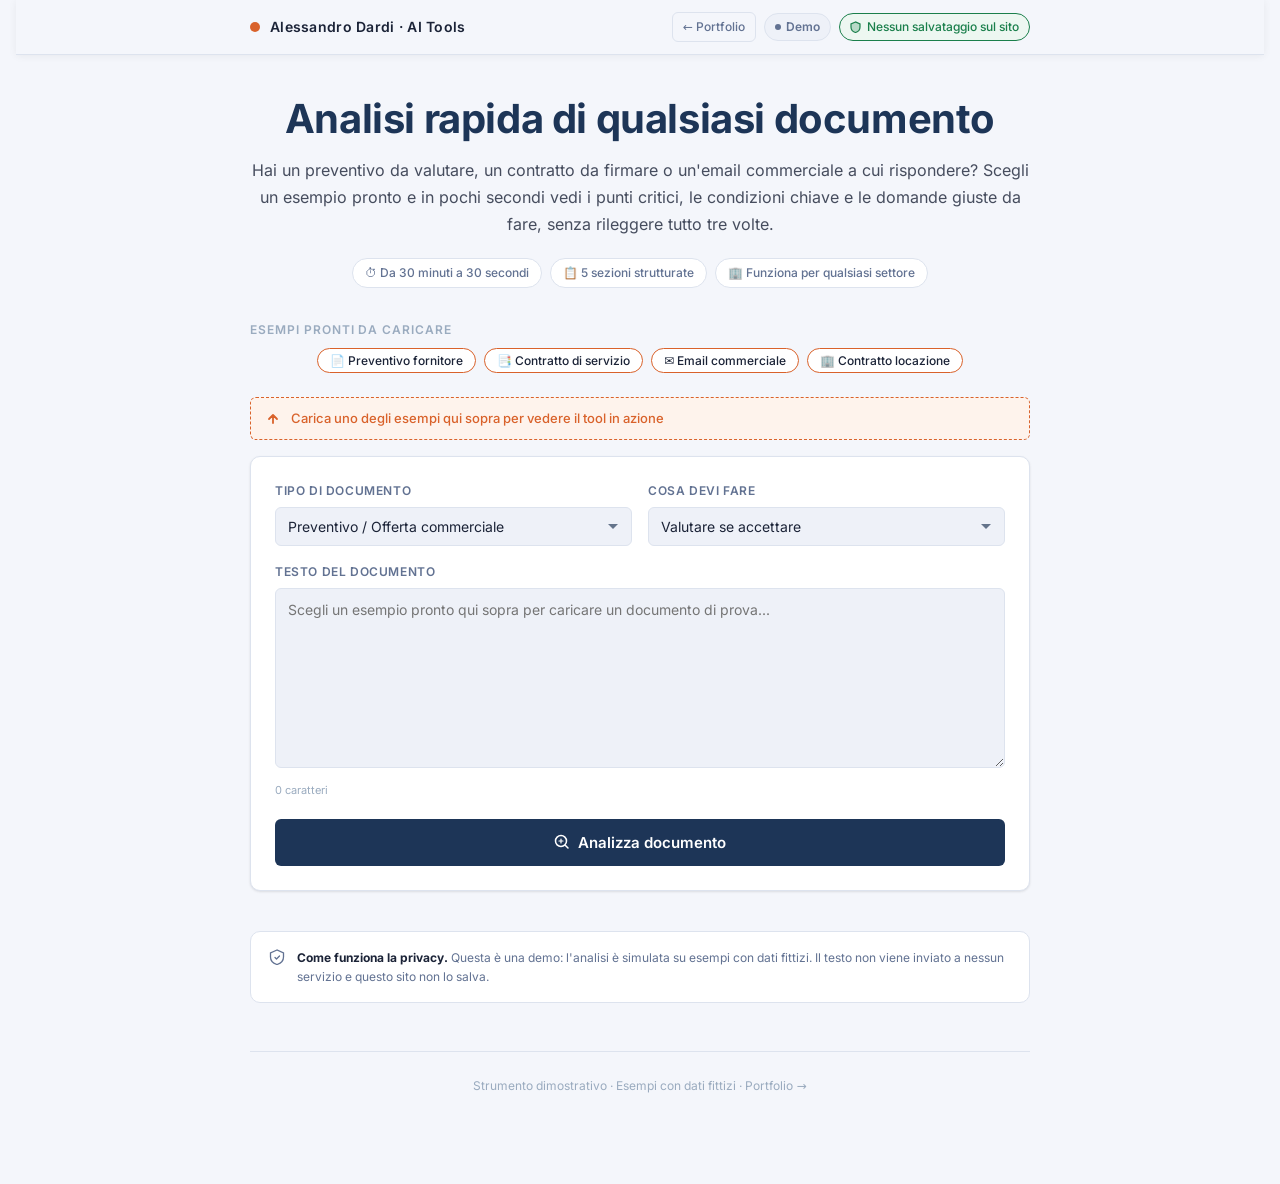
<file: progetti/analisi-documento/index.html>
<!DOCTYPE html>
<html lang="it">
<head>
<meta charset="UTF-8">
<meta name="viewport" content="width=device-width, initial-scale=1.0, viewport-fit=cover">
<title>Analisi Documento</title>
<link rel="stylesheet" href="fonts/fonts.css">
<style>
/* ─── TOKENS ─────────────────────────────────────── */
:root {
  --bg:        #f4f6fb;
  --surface:   #ffffff;
  --surface-2: #eef1f8;
  --border:    #dde3ee;
  --text:      #1b2337;
  --muted:     #627292;
  --faint:     #9aabbf;
  --primary:   #1d3557;
  --primary-h: #2a4a7a;
  --accent:    #d9622b;
  --accent-bg: #fef3ec;
  --ok:        #1a7f4b;
  --ok-bg:     #edf7f1;
  --warn:      #c47b0a;
  --warn-bg:   #fdf6e3;
  --risk:      #c0392b;
  --risk-bg:   #fdf0ef;
  --r:         10px;
  --r-sm:      6px;
  --sh:        0 1px 3px rgba(0,0,0,.07), 0 1px 2px rgba(0,0,0,.04);
  --sh-md:     0 4px 16px rgba(0,0,0,.09);
}
@media (prefers-color-scheme: dark) {
  :root:not([data-theme="light"]) {
    --bg:        #0e1620;
    --surface:   #172030;
    --surface-2: #1e2b40;
    --border:    #2c3d58;
    --text:      #dce6f4;
    --muted:     #7c95b8;
    --faint:     #3f556e;
    --primary:   #5a9ee0;
    --primary-h: #74b5f5;
    --accent:    #e8784a;
    --accent-bg: #261608;
    --ok:        #3dc876;
    --ok-bg:     #0b2018;
    --warn:      #e0a030;
    --warn-bg:   #211608;
    --risk:      #e05555;
    --risk-bg:   #200e0e;
    color-scheme: dark;
  }
}
:root[data-theme="dark"] {
  --bg:#0e1620;--surface:#172030;--surface-2:#1e2b40;--border:#2c3d58;
  --text:#dce6f4;--muted:#7c95b8;--faint:#3f556e;--primary:#5a9ee0;
  --primary-h:#74b5f5;--accent:#e8784a;--accent-bg:#261608;--ok:#3dc876;
  --ok-bg:#0b2018;--warn:#e0a030;--warn-bg:#211608;--risk:#e05555;
  --risk-bg:#200e0e;color-scheme:dark;
}

/* ─── BASE ───────────────────────────────────────── */
*, *::before, *::after { box-sizing: border-box; margin: 0; padding: 0; }
body {
  font-family: 'Inter', system-ui, sans-serif;
  background: var(--bg);
  color: var(--text);
  font-size: 15px;
  line-height: 1.65;
  padding-inline: 16px;
  padding-block: 0;
}
a { color: var(--primary); text-decoration: none; }
a:hover { text-decoration: underline; }
button { cursor: pointer; font-family: inherit; }

/* ─── LAYOUT ─────────────────────────────────────── */
.wrap { max-width: 780px; margin-inline: auto; padding-block: 40px 64px; }

/* ─── STICKY HEADER ──────────────────────────────── */
.site-header {
  position: sticky;
  top: env(safe-area-inset-top, 0px);
  z-index: 50;
  background: var(--bg);
  border-bottom: 1px solid var(--border);
  box-shadow: 0 1px 8px rgba(0,0,0,.06);
  padding-inline: 16px;
  backdrop-filter: blur(10px);
  -webkit-backdrop-filter: blur(10px);
}
.site-header-inner {
  max-width: 780px;
  margin-inline: auto;
  padding-block: 12px;
}

/* ─── TOPBAR ─────────────────────────────────────── */
.topbar {
  display: flex; align-items: center; justify-content: space-between;
  gap: 12px; flex-wrap: wrap;
}
.topbar-left  { display: flex; align-items: center; gap: 10px; }
.topbar-right { display: flex; align-items: center; gap: 8px; flex-wrap: wrap; }
.brand-dot    { width: 10px; height: 10px; border-radius: 50%; background: var(--accent); }
.brand-name   { font-size: 14px; font-weight: 600; color: var(--text); letter-spacing: .02em; }

.privacy-pill {
  display: flex; align-items: center; gap: 6px;
  font-size: 12px; color: var(--ok); font-weight: 500;
  background: var(--ok-bg); border: 1px solid var(--ok);
  border-radius: 20px; padding: 3px 10px;
}
.mode-pill {
  display: flex; align-items: center; gap: 5px;
  font-size: 12px; font-weight: 600;
  border-radius: 20px; padding: 3px 10px;
  transition: all .2s;
}
.mode-pill.demo { background: var(--surface-2); color: var(--muted); border: 1px solid var(--border); }
.mode-pill .dot { width: 6px; height: 6px; border-radius: 50%; background: currentColor; }

/* ─── HEADER ─────────────────────────────────────── */
.page-header { margin-bottom: 32px; text-align: center; }
.page-header h1 {
  font-size: clamp(28px, 5vw, 40px); font-weight: 700;
  color: var(--primary); line-height: 1.2;
  text-wrap: balance; margin-bottom: 14px;
  letter-spacing: -.01em;
}
.page-header p {
  color: var(--text); font-size: 16px; margin-bottom: 20px;
  line-height: 1.7; opacity: .8;
}
.header-pills { display: flex; flex-wrap: wrap; gap: 8px; justify-content: center; }
.header-pill {
  font-size: 12px; font-weight: 500; color: var(--muted);
  background: var(--surface); border: 1px solid var(--border);
  border-radius: 20px; padding: 4px 12px;
}

/* ─── EXAMPLES ───────────────────────────────────── */
.examples-label {
  font-size: 12px; font-weight: 600; text-transform: uppercase;
  letter-spacing: .08em; color: var(--faint); margin-bottom: 8px;
}
.examples-row { display: flex; flex-wrap: wrap; gap: 8px; margin-bottom: 24px; justify-content: center; }
.ex-btn {
  font-size: 12px; font-weight: 500; color: var(--muted);
  background: var(--surface); border: 1px solid var(--border);
  border-radius: 20px; padding: 4px 12px; transition: all .15s;
}
.ex-btn:hover { background: var(--surface-2); color: var(--text); border-color: var(--primary); }
.ex-btn.pulse {
  animation: pulse-btn 1.8s ease-in-out infinite;
  border-color: var(--accent); color: var(--text);
}
@keyframes pulse-btn {
  0%, 100% { box-shadow: 0 0 0 0 rgba(217,98,43,.3); }
  50%       { box-shadow: 0 0 0 5px rgba(217,98,43,.0); }
}

/* ─── DEMO HINT ──────────────────────────────────── */
.demo-hint {
  display: flex; align-items: center; gap: 10px;
  font-size: 13px; color: var(--accent); font-weight: 500;
  background: var(--accent-bg); border: 1px dashed var(--accent);
  border-radius: var(--r-sm); padding: 10px 14px; margin-bottom: 16px;
}
.demo-hint svg { flex-shrink: 0; animation: bounce-up .9s ease-in-out infinite; }
@keyframes bounce-up {
  0%, 100% { transform: translateY(0); }
  50%       { transform: translateY(-3px); }
}
.demo-hint.hidden { display: none; }

/* ─── INPUT CARD ─────────────────────────────────── */
.input-card {
  background: var(--surface); border: 1px solid var(--border);
  border-radius: var(--r); box-shadow: var(--sh);
  padding: 24px; margin-bottom: 20px;
}
.field-row { display: flex; gap: 16px; margin-bottom: 16px; flex-wrap: wrap; }
.field-group { display: flex; flex-direction: column; gap: 6px; flex: 1; min-width: 180px; }
.field-label { font-size: 12px; font-weight: 600; color: var(--muted); text-transform: uppercase; letter-spacing: .05em; }
select, textarea {
  font-family: inherit; font-size: 14px; color: var(--text);
  background: var(--surface-2); border: 1px solid var(--border);
  border-radius: var(--r-sm); padding: 10px 12px;
  outline: none; transition: border-color .15s, box-shadow .15s; width: 100%;
}
select:focus, textarea:focus {
  border-color: var(--primary); box-shadow: 0 0 0 3px rgba(29,53,87,.1);
}
select { appearance: none; background-image: url("data:image/svg+xml,%3Csvg xmlns='http://www.w3.org/2000/svg' width='12' height='12' viewBox='0 0 12 12'%3E%3Cpath fill='%2364748b' d='M6 8L1 3h10z'/%3E%3C/svg%3E"); background-repeat: no-repeat; background-position: right 12px center; padding-right: 32px; }
textarea { resize: vertical; min-height: 180px; line-height: 1.55; }
.char-row { display: flex; align-items: center; justify-content: space-between; margin-top: 4px; }
.char-count { font-size: 11px; color: var(--faint); }
.btn-clear-text {
  font-size: 12px; font-weight: 600; color: var(--risk);
  background: var(--risk-bg); border: 1px solid var(--risk);
  border-radius: var(--r-sm); padding: 4px 10px;
  display: flex; align-items: center; gap: 5px;
  transition: background .15s, opacity .15s;
  visibility: hidden; opacity: 0;
}
.btn-clear-text:hover { background: var(--risk); color: #fff; }
.btn-clear-text.visible { visibility: visible; opacity: 1; }

/* ─── ANALYZE BTN ────────────────────────────────── */
.btn-analyze {
  width: 100%; padding: 14px;
  background: var(--primary); color: #fff;
  font-size: 15px; font-weight: 600;
  border: none; border-radius: var(--r-sm);
  transition: background .15s, transform .1s;
  display: flex; align-items: center; justify-content: center; gap: 8px;
}
.btn-analyze:hover { background: var(--primary-h); }
.btn-analyze:active { transform: scale(.99); }
.btn-analyze:disabled { opacity: .5; cursor: not-allowed; transform: none; }

/* ─── LOADING ─────────────────────────────────────── */
.loading-bar {
  width: 100%; height: 3px; background: var(--border);
  border-radius: 2px; overflow: hidden; margin-top: 12px; display: none;
}
.loading-bar.active { display: block; }
.loading-fill {
  height: 100%; width: 0%;
  background: linear-gradient(90deg, var(--primary), var(--accent));
  border-radius: 2px; transition: width .4s ease;
}
.loading-label {
  font-size: 12px; color: var(--muted); text-align: center;
  margin-top: 8px; display: none;
}
.loading-label.active { display: block; }

/* ─── RESULTS ─────────────────────────────────────── */
#results { display: none; }
#results.visible { display: block; }

.result-header {
  display: flex; align-items: flex-start; justify-content: space-between;
  gap: 16px; margin-bottom: 20px; flex-wrap: wrap;
}
.result-title { font-size: 18px; font-weight: 700; color: var(--text); }
.result-meta  { font-size: 12px; color: var(--faint); margin-top: 3px; }

.risk-badge {
  display: flex; align-items: center; gap: 6px;
  font-size: 12px; font-weight: 600;
  padding: 6px 12px; border-radius: 20px; white-space: nowrap;
}
.risk-badge.ok   { background: var(--ok-bg);   color: var(--ok);   }
.risk-badge.warn { background: var(--warn-bg);  color: var(--warn); }
.risk-badge.risk { background: var(--risk-bg);  color: var(--risk); }

.sections { display: flex; flex-direction: column; gap: 14px; }
.section-card {
  background: var(--surface); border: 1px solid var(--border);
  border-radius: var(--r); box-shadow: var(--sh); overflow: hidden;
}
.section-head {
  display: flex; align-items: center; gap: 10px;
  padding: 14px 18px; border-bottom: 1px solid var(--border);
  cursor: pointer; user-select: none; transition: background .1s;
}
.section-head:hover { background: var(--surface-2); }
.section-icon {
  width: 30px; height: 30px; border-radius: 8px;
  display: flex; align-items: center; justify-content: center;
  font-size: 14px; flex-shrink: 0;
}
.section-title  { font-size: 14px; font-weight: 600; flex: 1; }
.section-chevron { color: var(--faint); font-size: 12px; transition: transform .2s; }
.section-card.open .section-chevron { transform: rotate(180deg); }
.section-body { padding: 16px 18px; display: none; }
.section-card.open .section-body { display: block; }

.section-card.sintesi    .section-icon { background: #e8eef8; color: var(--primary); }
.section-card.include    .section-icon { background: var(--ok-bg);   color: var(--ok);   }
.section-card.attenzione .section-icon { background: var(--warn-bg); color: var(--warn); }
.section-card.condizioni .section-icon { background: var(--surface-2); color: var(--muted); }
.section-card.domande    .section-icon { background: var(--accent-bg); color: var(--accent); }

@media (prefers-color-scheme: dark) {
  :root:not([data-theme="light"]) .section-card.sintesi .section-icon { background: #1e2d45; }
}
:root[data-theme="dark"] .section-card.sintesi .section-icon { background: #1e2d45; }

.section-body ul { list-style: none; display: flex; flex-direction: column; gap: 8px; }
.section-body ul li {
  display: flex; gap: 10px; align-items: flex-start;
  font-size: 14px; line-height: 1.55;
}
.section-body ul li::before {
  content: ''; width: 6px; height: 6px; border-radius: 50%;
  background: var(--faint); flex-shrink: 0; margin-top: 7px;
}
.section-card.include    ul li::before { background: var(--ok);     }
.section-card.attenzione ul li::before { background: var(--warn);   }
.section-card.domande    ul li::before { background: var(--accent);  }

.section-body p { font-size: 14px; color: var(--muted); line-height: 1.65; }
.section-body .alert {
  display: flex; gap: 10px; align-items: flex-start;
  padding: 10px 12px; border-radius: var(--r-sm); margin-bottom: 8px;
  font-size: 13px; font-weight: 500; line-height: 1.55;
}
.section-body .alert.warn { background: var(--warn-bg); color: var(--warn); }
.section-body .alert.risk { background: var(--risk-bg); color: var(--risk); }

.kv-list { display: flex; flex-direction: column; gap: 8px; }
.kv-row  { display: flex; gap: 12px; align-items: baseline; flex-wrap: wrap; font-size: 14px; }
.kv-key  { font-weight: 600; color: var(--muted); min-width: 140px; flex-shrink: 0; }
.kv-val  { color: var(--text); flex: 1; }
.kv-val.flag { color: var(--warn); font-weight: 600; }

/* ─── ACTIONS ─────────────────────────────────────── */
.result-actions { display: flex; gap: 10px; margin-top: 20px; flex-wrap: wrap; }
.btn-secondary {
  padding: 9px 16px; font-size: 13px; font-weight: 500;
  background: var(--surface); color: var(--text);
  border: 1px solid var(--border); border-radius: var(--r-sm);
  display: flex; align-items: center; gap: 6px; transition: background .15s;
}
.btn-secondary:hover { background: var(--surface-2); }
.btn-reset {
  padding: 9px 16px; font-size: 13px; font-weight: 500;
  background: transparent; color: var(--muted);
  border: 1px dashed var(--border); border-radius: var(--r-sm);
  transition: all .15s;
}
.btn-reset:hover { border-color: var(--muted); color: var(--text); }

/* ─── SOURCE BADGE ───────────────────────────────── */
.source-badge {
  display: inline-flex; align-items: center; gap: 5px;
  font-size: 11px; font-weight: 500; color: var(--faint);
  padding: 3px 8px; border-radius: 5px;
  background: var(--surface-2); border: 1px solid var(--border);
  margin-bottom: 12px;
}

/* ─── PRIVACY NOTE ───────────────────────────────── */
.privacy-note {
  margin-top: 40px; padding: 16px 18px;
  background: var(--surface); border: 1px solid var(--border);
  border-radius: var(--r); display: flex; gap: 12px; align-items: flex-start;
}
.privacy-note svg { flex-shrink: 0; color: var(--muted); margin-top: 1px; }
.privacy-note p { font-size: 12px; color: var(--muted); line-height: 1.6; }
.privacy-note strong { color: var(--text); }

/* ─── FOOTER ─────────────────────────────────────── */
footer {
  text-align: center; font-size: 12px; color: var(--faint);
  margin-top: 48px; padding-block: 24px;
  border-top: 1px solid var(--border);
}
footer a { color: var(--faint); }

/* ─── RESPONSIVE ─────────────────────────────────── */
@media (max-width: 480px) {
  .field-row { flex-direction: column; }
  .result-header, .result-actions { flex-direction: column; }
  .result-actions button { width: 100%; justify-content: center; }
  .kv-key { min-width: 110px; }
  .api-row { flex-direction: column; }
  .api-row button, .api-row input { width: 100%; }
}

/* ─── TOAST ──────────────────────────────────────── */
.toast {
  position: fixed; bottom: 24px; left: 50%; transform: translateX(-50%);
  background: var(--text); color: var(--bg);
  font-size: 13px; font-weight: 500;
  padding: 10px 18px; border-radius: 20px;
  opacity: 0; pointer-events: none; transition: opacity .2s;
  z-index: 100; white-space: nowrap;
}
.toast.show { opacity: 1; }

/* ─── ERROR ──────────────────────────────────────── */
.error-box {
  background: var(--risk-bg); border: 1px solid var(--risk);
  color: var(--risk); border-radius: var(--r-sm);
  padding: 12px 16px; font-size: 13px; font-weight: 500;
  margin-top: 12px; display: none; line-height: 1.55;
}
.error-box.show { display: block; }
</style>
<script defer src="https://cloud.umami.is/script.js" data-website-id="7a2837f0-c1d5-4eaf-b0c4-a9f93e444e4a" data-domains="alessandrodardi.it,www.alessandrodardi.it"></script>
</head>
<body>

<header class="site-header">
  <div class="site-header-inner">
    <div class="topbar">
      <div class="topbar-left">
        <div class="brand-dot"></div>
        <span class="brand-name">Alessandro Dardi · AI Tools</span>
      </div>
      <div class="topbar-right">
        <a href="https://alessandrodardi-1982.github.io/sito-2026-test/" style="display:inline-flex;align-items:center;gap:5px;font-size:12px;font-weight:500;color:var(--muted);text-decoration:none;border:1px solid var(--border);border-radius:6px;padding:4px 10px;transition:all 0.15s;" onmouseover="this.style.color='var(--primary)';this.style.borderColor='var(--primary)'" onmouseout="this.style.color='var(--muted)';this.style.borderColor='var(--border)'">← Portfolio</a>
        <div class="mode-pill demo" id="modePill">
          <span class="dot"></span>
          <span id="modeLabel">Demo</span>
        </div>
        <div class="privacy-pill">
          <svg width="11" height="12" viewBox="0 0 11 12" fill="none">
            <path d="M5.5 1L1 3v3c0 2.5 1.9 4.8 4.5 5.5C8.1 10.8 10 8.5 10 6V3L5.5 1z" fill="currentColor" opacity=".25"/>
            <path d="M5.5 1L1 3v3c0 2.5 1.9 4.8 4.5 5.5C8.1 10.8 10 8.5 10 6V3L5.5 1z" stroke="currentColor" stroke-width="1.2" fill="none"/>
          </svg>
          Nessun salvataggio sul sito
        </div>
      </div>
    </div>
  </div>
</header>

<div class="wrap">

  <!-- HEADER -->
  <div class="page-header">
    <h1>Analisi rapida di qualsiasi documento</h1>
    <p>Hai un preventivo da valutare, un contratto da firmare o un'email commerciale a cui rispondere? Scegli un esempio pronto e in pochi secondi vedi i punti critici, le condizioni chiave e le domande giuste da fare, senza rileggere tutto tre volte.</p>
    <div class="header-pills">
      <span class="header-pill">⏱ Da 30 minuti a 30 secondi</span>
      <span class="header-pill">📋 5 sezioni strutturate</span>
      <span class="header-pill">🏢 Funziona per qualsiasi settore</span>
    </div>
  </div>

  <!-- EXAMPLES -->
  <div class="examples-label">Esempi pronti da caricare</div>
  <div class="examples-row">
    <button class="ex-btn" onclick="loadExample('preventivo')">📄 Preventivo fornitore</button>
    <button class="ex-btn" onclick="loadExample('contratto')">📑 Contratto di servizio</button>
    <button class="ex-btn" onclick="loadExample('email')">✉️ Email commerciale</button>
    <button class="ex-btn" onclick="loadExample('locazione')">🏢 Contratto locazione</button>
  </div>

  <!-- DEMO HINT -->
  <div class="demo-hint" id="demoHint">
    <svg width="16" height="16" viewBox="0 0 16 16" fill="none">
      <path d="M8 12V4M4 8l4-4 4 4" stroke="currentColor" stroke-width="1.8" stroke-linecap="round" stroke-linejoin="round"/>
    </svg>
    Carica uno degli esempi qui sopra per vedere il tool in azione
  </div>

  <!-- INPUT CARD -->
  <div class="input-card">
    <div class="field-row">
      <div class="field-group">
        <label class="field-label" for="doctype">Tipo di documento</label>
        <select id="doctype">
          <option value="preventivo">Preventivo / Offerta commerciale</option>
          <option value="contratto">Contratto / Accordo</option>
          <option value="email">Email / Comunicazione</option>
          <option value="bando">Bando / Capitolato</option>
          <option value="altro">Documento generico</option>
        </select>
      </div>
      <div class="field-group">
        <label class="field-label" for="purpose">Cosa devi fare</label>
        <select id="purpose">
          <option value="valuta">Valutare se accettare</option>
          <option value="firma">Prepararsi a firmare</option>
          <option value="negozia">Negoziare le condizioni</option>
          <option value="risposta">Preparare una risposta</option>
          <option value="archivia">Estrarre info chiave</option>
        </select>
      </div>
    </div>
    <div class="field-group">
      <label class="field-label" for="doctext">Testo del documento</label>
      <textarea id="doctext" placeholder="Scegli un esempio pronto qui sopra per caricare un documento di prova..." oninput="updateCount()"></textarea>
      <div class="char-row">
        <div class="char-count" id="charcount">0 caratteri</div>
        <button class="btn-clear-text" id="btnClearText" onclick="clearText()">
          <svg width="11" height="11" viewBox="0 0 11 11" fill="none">
            <path d="M1.5 1.5l8 8M9.5 1.5l-8 8" stroke="currentColor" stroke-width="1.5" stroke-linecap="round"/>
          </svg>
          Cancella testo
        </button>
      </div>
    </div>
    <div style="margin-top: 16px;">
      <button class="btn-analyze" id="btnAnalyze" onclick="analyzeDoc()">
        <svg width="16" height="16" viewBox="0 0 16 16" fill="none">
          <circle cx="7" cy="7" r="5.5" stroke="currentColor" stroke-width="1.5"/>
          <path d="M11.5 11.5L14 14" stroke="currentColor" stroke-width="1.5" stroke-linecap="round"/>
          <path d="M5 7h4M7 5v4" stroke="currentColor" stroke-width="1.2" stroke-linecap="round"/>
        </svg>
        Analizza documento
      </button>
      <div class="loading-bar" id="loadBar"><div class="loading-fill" id="loadFill"></div></div>
      <div class="loading-label" id="loadLabel">Analisi in corso…</div>
      <div class="error-box" id="errorBox"></div>
    </div>
  </div>

  <!-- RESULTS -->
  <div id="results">
    <div class="source-badge" id="sourceBadge">Demo · dati simulati</div>
    <div class="result-header">
      <div>
        <div class="result-title" id="resultTitle">—</div>
        <div class="result-meta"  id="resultMeta">—</div>
      </div>
      <div class="risk-badge" id="riskBadge">—</div>
    </div>
    <div class="sections" id="sectionsContainer"></div>
    <div class="result-actions">
      <button class="btn-secondary" onclick="copyAnalysis()">
        <svg width="14" height="14" viewBox="0 0 14 14" fill="none">
          <rect x="4" y="4" width="8" height="9" rx="1.5" stroke="currentColor" stroke-width="1.3"/>
          <path d="M2 10V2.5A1.5 1.5 0 0 1 3.5 1H10" stroke="currentColor" stroke-width="1.3" stroke-linecap="round"/>
        </svg>
        Copia analisi
      </button>
      <button class="btn-reset" onclick="resetTool()">↩ Nuova analisi</button>
    </div>
  </div>

  <!-- PRIVACY NOTE -->
  <div class="privacy-note">
    <svg width="16" height="16" viewBox="0 0 16 16" fill="none">
      <path d="M8 1L1.5 4v4c0 3.3 2.7 6.4 6.5 7.5C11.8 14.4 14.5 11.3 14.5 8V4L8 1z" stroke="currentColor" stroke-width="1.3"/>
      <path d="M6 8.5l1.5 1.5L10.5 7" stroke="currentColor" stroke-width="1.3" stroke-linecap="round" stroke-linejoin="round"/>
    </svg>
    <p>
      <strong>Come funziona la privacy.</strong> Questa è una demo: l'analisi è simulata su esempi con dati fittizi. Il testo non viene inviato a nessun servizio e questo sito non lo salva.
    </p>
  </div>

  <footer>
    Strumento dimostrativo · Esempi con dati fittizi ·
    <a href="https://alessandrodardi.it/" target="_blank" rel="noopener">Portfolio →</a>
  </footer>

</div>

<div class="toast" id="toast"></div>

<script>
/* ─── EXAMPLE DOCUMENTS ──────────────────────────── */
const EXAMPLES = {
  preventivo: {
    type: 'preventivo', purpose: 'negozia',
    text: `OFFICINE MECCANICHE BRAMBILLA SRL
Preventivo n. 2024-047 del 14/03/2024

Spett.le Logistica Padana SpA
Via dell'Industria 23 – 40056 Crespellano (BO)

Oggetto: Fornitura e installazione sistema di scaffalatura industriale

Gentili Signori,
a seguito del sopralluogo effettuato in data 28/02/2024, siamo lieti di sottoporVi la nostra migliore offerta.

DESCRIZIONE LAVORI E MATERIALI:

1. Scaffalatura portapallet tipo Mecalux Monoblock – 3 campate da 5 livelli
   Portata per livello: 1.500 kg — Dimensioni: larghezza 2.700 mm, profondità 1.100 mm, altezza utile 6.000 mm
   Colore: grigio RAL 7035 — Quantità: 18 moduli
   Prezzo unitario: € 380,00 + IVA — Importo: € 6.840,00 + IVA

2. Montaggio e posa in opera
   Include smontaggio e smaltimento della scaffalatura esistente
   Tempi stimati: 3 giorni lavorativi — Importo: € 2.400,00 + IVA

3. Protezioni angolari in acciaio zincato per colonne (n. 24 pz)
   Importo: € 480,00 + IVA

TOTALE PREVENTIVO: € 9.720,00 + IVA 22% (€ 2.138,40) = € 11.858,40

CONDIZIONI COMMERCIALI:
- Validità offerta: 30 giorni dalla data
- Pagamento: 40% all'ordine, saldo a 30 gg dalla data fattura
- Consegna: 6-8 settimane dall'ordine
- Garanzia: 24 mesi su difetti di fabbricazione

NON INCLUSO nel preventivo:
- Opere murarie e modifiche al pavimento
- Eventuali autorizzazioni comunali
- Impianto antincendio a norma per scaffalature oltre i 6 metri

Cordiali saluti,
Marco Brambilla – Responsabile Commerciale`
  },
  contratto: {
    type: 'contratto', purpose: 'firma',
    text: `CONTRATTO DI MANUTENZIONE IMPIANTI — Rif. MNT-2024-112

Tra TECHSERV ITALIA SRL (Fornitore) e MANIFATTURA SETA BLU SRL (Cliente)

Art. 1 – Oggetto: manutenzione preventiva e correttiva degli impianti di climatizzazione.
Art. 2 – Durata: 12 mesi dal 01/04/2024, rinnovo tacito annuale, disdetta con 60 giorni di preavviso.
Art. 3 – Canone: € 4.800,00 + IVA annuo, fatturato trimestralmente. Mora: tasso legale + 5% dopo 15 giorni.
Art. 4 – Incluso: 4 interventi preventivi trimestrali, sostituzione filtri e consumabili standard, reperibilità telefonica lun-ven 8-18.
Art. 5 – Escluso: interventi straordinari per guasti (€ 75/h + € 80 diritto di chiamata), ricambi non di consumo, interventi fuori orario (maggiorazione 50%).
Art. 6 – SLA: intervento entro 48h lavorative per guasti urgenti. Non sono previste penali per mancato rispetto dei tempi.
Art. 7 – Responsabilità: il Fornitore risponde solo per danni da colpa grave o dolo, limite massimo pari al canone annuo (€ 4.800).
Art. 8 – Riservatezza: standard.`
  },
  email: {
    type: 'email', purpose: 'risposta',
    text: `Da: sara.moretti@distribuzione-nord.it
Oggetto: Proposta di collaborazione esclusiva – zona Emilia Romagna

Buongiorno,
sono la responsabile sviluppo commerciale di Distribuzione Nord Srl, attiva da 15 anni nella distribuzione di componenti termoidraulici in Emilia Romagna e Veneto. La nostra rete conta 340 installatori attivi e un fatturato nel settore di circa € 2,8 milioni nel 2023.

Proponiamo:
- Distribuzione in esclusiva per la regione Emilia Romagna per un periodo minimo di 2 anni
- Impegno minimo d'acquisto di € 180.000 annui
- In cambio, chiediamo uno sconto del 28% sul listino (vs 18% attuale ai non esclusivisti)
- Supporto marketing con materiale promozionale a Vostro carico per almeno € 5.000/anno

Siamo disponibili a un incontro conoscitivo a Bologna o in videoconferenza.

Cordiali saluti,
Sara Moretti — Distribuzione Nord Srl — Tel. 051 4892311`
  },
  locazione: {
    type: 'contratto', purpose: 'firma',
    text: `CONTRATTO DI LOCAZIONE AD USO COMMERCIALE — L. 392/1978

Locatore: IMMOBILIARE ROSSI SAS (Giancarlo Rossi)
Conduttore: STUDIO TECNICO FERRI (Ing. Andrea Ferri, P.IVA 02134865891)
Immobile: ufficio 120 mq, piano primo, Via Testoni 4, Bologna — cat. C/1

Durata: 6+6 anni. Prima disdetta dopo 12 mesi con preavviso di 12 mesi.
Canone: € 1.450,00 + IVA mensili, anticipati entro il 5 del mese. Adeguamento ISTAT 75% annuo.
Deposito cauzionale: € 4.350 (3 mensilità), infruttifero.

Spese a carico conduttore: utenze, quota millesimale condominio ordinario, spese di registrazione del contratto (stimate € 290).
Spese a carico locatore: manutenzione straordinaria condizionatore centralizzato e ascensore, imposte sull'immobile.

Note: vietata sublocazione senza consenso scritto. Qualsiasi modifica strutturale necessita autorizzazione scritta. Al termine il conduttore deve ripristinare lo stato originario a proprie spese. Morosità oltre 30 giorni: facoltà di risoluzione con raccomandata.`
  }
};

/* ─── DEMO ANALYSES ──────────────────────────────── */
const ANALYSES = {
  preventivo: {
    title: 'Preventivo Brambilla – Scaffalatura industriale',
    meta: 'Offerta commerciale · € 9.720 + IVA · Valida 30 giorni',
    risk: 'warn', riskLabel: '⚠ Attenzione a 2 punti',
    sections: {
      sintesi: `Il preventivo copre fornitura e posa di scaffalatura portapallet per <strong>€ 11.858,40 IVA inclusa</strong>. L'offerta è completa nei materiali principali ma esclude voci che potrebbero incidere sul costo finale. Il pagamento anticipato del 40% su merce a 6–8 settimane merita una negoziazione.`,
      include: ['18 moduli Mecalux con portata 1.500 kg/livello','Montaggio completo in 3 giorni lavorativi','Smontaggio e smaltimento scaffalatura esistente','24 protezioni angolari in acciaio zincato','Garanzia 24 mesi su difetti di fabbricazione'],
      attenzione: [
        {text:'Impianto antincendio escluso: scaffalature oltre 6 m spesso richiedono adeguamento normativo obbligatorio — verificare con VVFF prima di ordinare', level:'risk'},
        {text:'Pagamento 40% all\'ordine su merce con consegna a 6-8 settimane: esposizione finanziaria elevata', level:'warn'}
      ],
      condizioni: [
        {k:'Totale', v:'€ 9.720,00 + IVA = € 11.858,40'},{k:'Pagamento', v:'40% ordine + 60% a 30 gg fattura', flag:true},
        {k:'Consegna', v:'6–8 settimane (non garantita)'},{k:'Garanzia', v:'24 mesi — difetti di fabbricazione'},{k:'Validità offerta', v:'30 giorni dalla data'}
      ],
      domande: ['L\'impianto antincendio è obbligatorio per la nostra configurazione?','Il pavimento è adeguato per il carico totale?','Possibile dilazionare il pagamento iniziale al 30%?','La consegna a 6–8 settimane è tassativa?']
    }
  },
  contratto: {
    title: 'Contratto manutenzione TechServ – Manifattura Seta Blu',
    meta: 'Contratto di servizio · 12 mesi + rinnovo tacito · € 4.800/anno',
    risk: 'risk', riskLabel: '🔴 Clausole da rivedere',
    sections: {
      sintesi: `Contratto di manutenzione climatizzazione per 12 mesi a rinnovo tacito. Il canone di <strong>€ 4.800 + IVA</strong> copre solo manutenzione preventiva e filtri; guasti, ricambi e interventi straordinari sono tutti extra. Tre clausole sono sfavorevoli e richiedono negoziazione prima della firma.`,
      include: ['4 interventi preventivi all\'anno','Sostituzione filtri e consumabili standard','Reperibilità telefonica lun-ven 8:00–18:00'],
      attenzione: [
        {text:'Nessuna penale per mancato rispetto dei 48h di intervento: il fornitore non ha incentivi a rispettare i tempi (art. 6)', level:'risk'},
        {text:'Responsabilità limitata a € 4.800: in caso di danno da negligenza, il risarcimento massimo è pari al canone annuo', level:'risk'},
        {text:'Rinnovo tacito: disdetta da calendarizzare almeno 60 giorni prima della scadenza annuale', level:'warn'}
      ],
      condizioni: [
        {k:'Canone annuo', v:'€ 4.800 + IVA (trimestrale)'},{k:'Disdetta', v:'60 giorni preavviso scritto', flag:true},
        {k:'SLA intervento urgente', v:'48h lavorative — SENZA penali', flag:true},{k:'Tariffa guasti', v:'€ 75/h + € 80 chiamata'},
        {k:'Limite responsabilità', v:'€ 4.800 max', flag:true}
      ],
      domande: ['Siete disponibili a inserire penali per mancato rispetto dei 48h?','Possiamo negoziare un massimale di responsabilità più alto?','Quante ore di intervento straordinario sono statisticamente necessarie per impianti simili?','È possibile estendere la reperibilità al sabato mattina?']
    }
  },
  email: {
    title: 'Proposta distribuzione esclusiva – Distribuzione Nord',
    meta: 'Email commerciale · Esclusiva biennale · Emilia Romagna',
    risk: 'warn', riskLabel: '⚠ Valutare con attenzione',
    sections: {
      sintesi: `Proposta di distribuzione esclusiva in Emilia Romagna con 340 installatori attivi e <strong>€ 2,8M di fatturato</strong> nel settore. In cambio di esclusiva biennale chiedono sconto al 28% (vs 18% attuale) e € 5.000/anno in materiale marketing. L'impegno minimo di € 180.000 è l'unica garanzia concreta.`,
      include: ['Impegno minimo acquisto € 180.000 annui','Accesso a rete di 340 installatori attivi','Copertura mercato Emilia Romagna'],
      attenzione: [
        {text:'Nessuna penale definita per mancato rispetto dell\'impegno minimo: se non raggiungono € 180.000, cosa succede all\'esclusiva?', level:'risk'},
        {text:'€ 5.000 di materiale marketing a vostro carico non definito nel dettaglio: chi decide cosa produrre?', level:'warn'},
        {text:'Nessuna menzione di reportistica vendite: fondamentale per monitorare la performance dell\'esclusivista', level:'warn'}
      ],
      condizioni: [
        {k:'Durata esclusiva', v:'2 anni (minimo)'},{k:'Impegno acquisto', v:'€ 180.000/anno'},{k:'Sconto richiesto', v:'28% (vs 18% attuale = +10%)', flag:true},
        {k:'Marketing a vostro carico', v:'€ 5.000/anno', flag:true},{k:'Zona', v:'Solo Emilia Romagna'}
      ],
      domande: ['Quali penali se non viene raggiunto l\'impegno minimo?','Che reportistica vendite ci fornireste (frequenza, dettaglio)?','Come viene gestita la violazione dell\'esclusiva?','Perché escludete il Veneto dove avete già rete attiva?']
    }
  },
  locazione: {
    title: 'Locazione commerciale – Via Testoni 4, Bologna',
    meta: 'Locazione uso commerciale · 120 mq · € 1.450/mese · 6+6 anni',
    risk: 'warn', riskLabel: '⚠ 3 punti da chiarire',
    sections: {
      sintesi: `Contratto standard per 120 mq a Bologna, <strong>€ 1.450/mese + IVA</strong> con adeguamento ISTAT 75%. Complessivamente equilibrato, ma tre clausole meritano attenzione prima della firma: obbligo di ripristino, spese di registrazione e mancanza di tempi definiti per la restituzione del deposito.`,
      include: ['Manutenzione straordinaria climatizzatore centralizzato a carico locatore','Manutenzione straordinaria ascensore a carico locatore','Deposito cauzionale restituibile a fine contratto'],
      attenzione: [
        {text:'Obbligo di ripristino "stato originario" a proprie spese: documentare fotograficamente ogni ambiente prima dell\'ingresso e definire per iscritto cosa si intende', level:'risk'},
        {text:'Nessun termine definito per la restituzione del deposito cauzionale (€ 4.350) a fine contratto', level:'warn'},
        {text:'Spese di registrazione (~ € 290) interamente a carico conduttore: non è la prassi più comune', level:'warn'}
      ],
      condizioni: [
        {k:'Canone mensile', v:'€ 1.450 + IVA (anticipato entro il 5)'},{k:'Adeguamento', v:'ISTAT 75% annuo'},
        {k:'Deposito cauzionale', v:'€ 4.350 (3 mensilità, infruttifero)'},{k:'Durata', v:'6+6 anni — disdetta dopo 12 mesi con 12 mesi preavviso', flag:true},
        {k:'Spese registrazione', v:'~ € 290 — solo a carico conduttore', flag:true}
      ],
      domande: ['Esiste documentazione fotografica dello stato attuale da allegare al contratto?','Entro quanti giorni dalla riconsegna viene restituito il deposito?','Le spese di registrazione sono negoziabili (50/50)?','Quali sono le quote millesimali e il consuntivo spese condominiali degli ultimi 2 anni?']
    }
  }
};

/* ─── STATE ──────────────────────────────────────── */
let currentExample = null;
let lastAnalysis   = null;

/* ─── INIT ───────────────────────────────────────── */
(function init() {
  // pulisce eventuali chiavi salvate quando esisteva la modalità Live
  try { localStorage.removeItem('analisi_doc_apikey'); } catch(e) {}
  updateCount();
  setHint(true);
})();

/* ─── EXAMPLES ───────────────────────────────────── */
function loadExample(key) {
  const ex = EXAMPLES[key];
  document.getElementById('doctype').value = ex.type;
  document.getElementById('purpose').value = ex.purpose;
  document.getElementById('doctext').value = ex.text;
  updateCount();
  currentExample = key;
  document.getElementById('results').classList.remove('visible');
  document.getElementById('errorBox').classList.remove('show');
  setHint(false);
}

function updateCount() {
  const n = document.getElementById('doctext').value.length;
  document.getElementById('charcount').textContent = n.toLocaleString('it-IT') + ' caratteri';
  setHint(n === 0);
  document.getElementById('btnClearText').classList.toggle('visible', n > 0);
}

function clearText() {
  document.getElementById('doctext').value = '';
  document.getElementById('results').classList.remove('visible');
  document.getElementById('errorBox').classList.remove('show');
  currentExample = null;
  updateCount();
}

function setHint(show) {
  document.getElementById('demoHint').classList.toggle('hidden', !show);
  document.querySelectorAll('.ex-btn').forEach(b => b.classList.toggle('pulse', show));
}

/* ─── ANALYZE ─────────────────────────────────────── */
async function analyzeDoc() {
  const text = document.getElementById('doctext').value.trim();
  if (!text) { showToast('Incolla prima il testo del documento.'); return; }

  const btn = document.getElementById('btnAnalyze');
  btn.disabled = true;
  document.getElementById('errorBox').classList.remove('show');
  document.getElementById('results').classList.remove('visible');

  showLoading(true);

  const ex = EXAMPLES[currentExample];
  if (ex && ex.text.trim() === text) {
    await analyzeDemo();
  } else {
    showLoading(false);
    btn.disabled = false;
    showError('Questa demo analizza solo gli esempi pronti: scegline uno qui sopra. Il testo che incolli non viene analizzato né inviato.');
    return;
  }

  showLoading(false);
  btn.disabled = false;
}

/* ─── DEMO MODE ──────────────────────────────────── */
async function analyzeDemo() {
  const key = currentExample || 'preventivo';
  const steps = [
    [300, 20, 'Lettura documento…'],
    [600, 55, 'Identificazione punti critici…'],
    [400, 80, 'Strutturazione analisi…'],
    [400, 95, 'Finalizzazione…']
  ];
  await runLoadingSteps(steps);
  renderAnalysis(ANALYSES[key] || ANALYSES['preventivo']);
}

/* ─── RENDER ──────────────────────────────────────── */
function renderAnalysis(a) {
  lastAnalysis = a;


  document.getElementById('resultTitle').textContent = a.title;
  document.getElementById('resultMeta').textContent  = a.meta;

  const rb = document.getElementById('riskBadge');
  rb.className = 'risk-badge ' + (a.risk || 'warn');
  rb.textContent = a.riskLabel;

  const container = document.getElementById('sectionsContainer');
  container.innerHTML = '';
  container.appendChild(buildSection('sintesi',    '📄', 'Sintesi',            buildSintesi(a.sections.sintesi)));
  container.appendChild(buildSection('include',    '✓',  'Cosa include',       buildList(a.sections.include)));
  container.appendChild(buildSection('attenzione', '⚠',  'Punti di attenzione',buildAttenzione(a.sections.attenzione)));
  container.appendChild(buildSection('condizioni', '≡',  'Condizioni chiave',  buildKV(a.sections.condizioni)));
  container.appendChild(buildSection('domande',    '?',  'Domande da fare',    buildList(a.sections.domande)));

  container.querySelector('.section-card').classList.add('open');

  const results = document.getElementById('results');
  results.classList.add('visible');
  results.scrollIntoView({ behavior: 'smooth', block: 'start' });
}

/* ─── SECTION BUILDERS ───────────────────────────── */
function buildSection(cls, icon, title, bodyHTML) {
  const card = document.createElement('div');
  card.className = 'section-card ' + cls;
  card.innerHTML = `
    <div class="section-head" onclick="this.closest('.section-card').classList.toggle('open')">
      <div class="section-icon">${icon}</div>
      <div class="section-title">${title}</div>
      <div class="section-chevron">▼</div>
    </div>
    <div class="section-body">${bodyHTML}</div>`;
  return card;
}

function buildSintesi(html) {
  return `<p>${html || '—'}</p>`;
}

function buildList(items) {
  if (!Array.isArray(items) || !items.length) return '<p style="color:var(--faint);font-size:13px">Nessun elemento</p>';
  return '<ul>' + items.map(i => `<li>${i}</li>`).join('') + '</ul>';
}

function buildAttenzione(items) {
  if (!Array.isArray(items) || !items.length)
    return '<p style="color:var(--ok);font-size:14px">✓ Nessun punto critico rilevato</p>';
  return items.map(item => `
    <div class="alert ${item.level || 'warn'}">
      ${item.level === 'risk' ? '🔴' : '⚠️'} ${item.text}
    </div>`).join('');
}

function buildKV(items) {
  if (!Array.isArray(items) || !items.length) return '<p style="color:var(--faint);font-size:13px">—</p>';
  return '<div class="kv-list">' + items.map(i => `
    <div class="kv-row">
      <span class="kv-key">${i.k}</span>
      <span class="kv-val${i.flag ? ' flag' : ''}">${i.v}</span>
    </div>`).join('') + '</div>';
}

/* ─── COPY ───────────────────────────────────────── */
function copyAnalysis() {
  if (!lastAnalysis) return;
  const a = lastAnalysis;
  let t = `ANALISI DOCUMENTO – ${a.title}\n${'─'.repeat(50)}\n\n`;
  t += `SINTESI\n${(a.sections.sintesi||'').replace(/<[^>]+>/g,'')}\n\n`;
  t += `COSA INCLUDE\n${(a.sections.include||[]).map(i=>'• '+i).join('\n')}\n\n`;
  t += `ATTENZIONE\n${(a.sections.attenzione||[]).map(i=>(i.level==='risk'?'🔴 ':'⚠️ ')+i.text).join('\n') || '✓ Nessun problema'}\n\n`;
  t += `CONDIZIONI CHIAVE\n${(a.sections.condizioni||[]).map(i=>i.k+': '+i.v).join('\n')}\n\n`;
  t += `DOMANDE DA FARE\n${(a.sections.domande||[]).map((d,n)=>(n+1)+'. '+d).join('\n')}`;
  try {
    navigator.clipboard.writeText(t).then(() => showToast('✓ Copiato negli appunti'));
  } catch(e) { showToast('Copia manuale: seleziona il testo'); }
}

function resetTool() {
  document.getElementById('doctext').value = '';
  document.getElementById('charcount').textContent = '0 caratteri';
  document.getElementById('results').classList.remove('visible');
  document.getElementById('errorBox').classList.remove('show');
  currentExample = null; lastAnalysis = null;
  setHint(true);
  window.scrollTo({ top: 0, behavior: 'smooth' });
}

/* ─── LOADING HELPERS ────────────────────────────── */
function showLoading(on) {
  document.getElementById('loadBar').classList.toggle('active', on);
  document.getElementById('loadLabel').classList.toggle('active', on);
  if (!on) { setLoadFill(0); setLoadLabel('Analisi in corso…'); }
}
function setLoadFill(pct)  { document.getElementById('loadFill').style.width  = pct + '%'; }
function setLoadLabel(msg) { document.getElementById('loadLabel').textContent = msg; }

async function runLoadingSteps(steps) {
  for (const [ms, pct, msg] of steps) {
    await delay(ms);
    setLoadFill(pct);
    setLoadLabel(msg);
  }
  await delay(300);
}

function delay(ms) { return new Promise(r => setTimeout(r, ms)); }

function showError(msg) {
  const box = document.getElementById('errorBox');
  box.textContent = '❌ ' + msg;
  box.classList.add('show');
}

/* ─── TOAST ──────────────────────────────────────── */
function showToast(msg) {
  const t = document.getElementById('toast');
  t.textContent = msg; t.classList.add('show');
  setTimeout(() => t.classList.remove('show'), 2500);
}
</script>
</body>
</html>
</file>
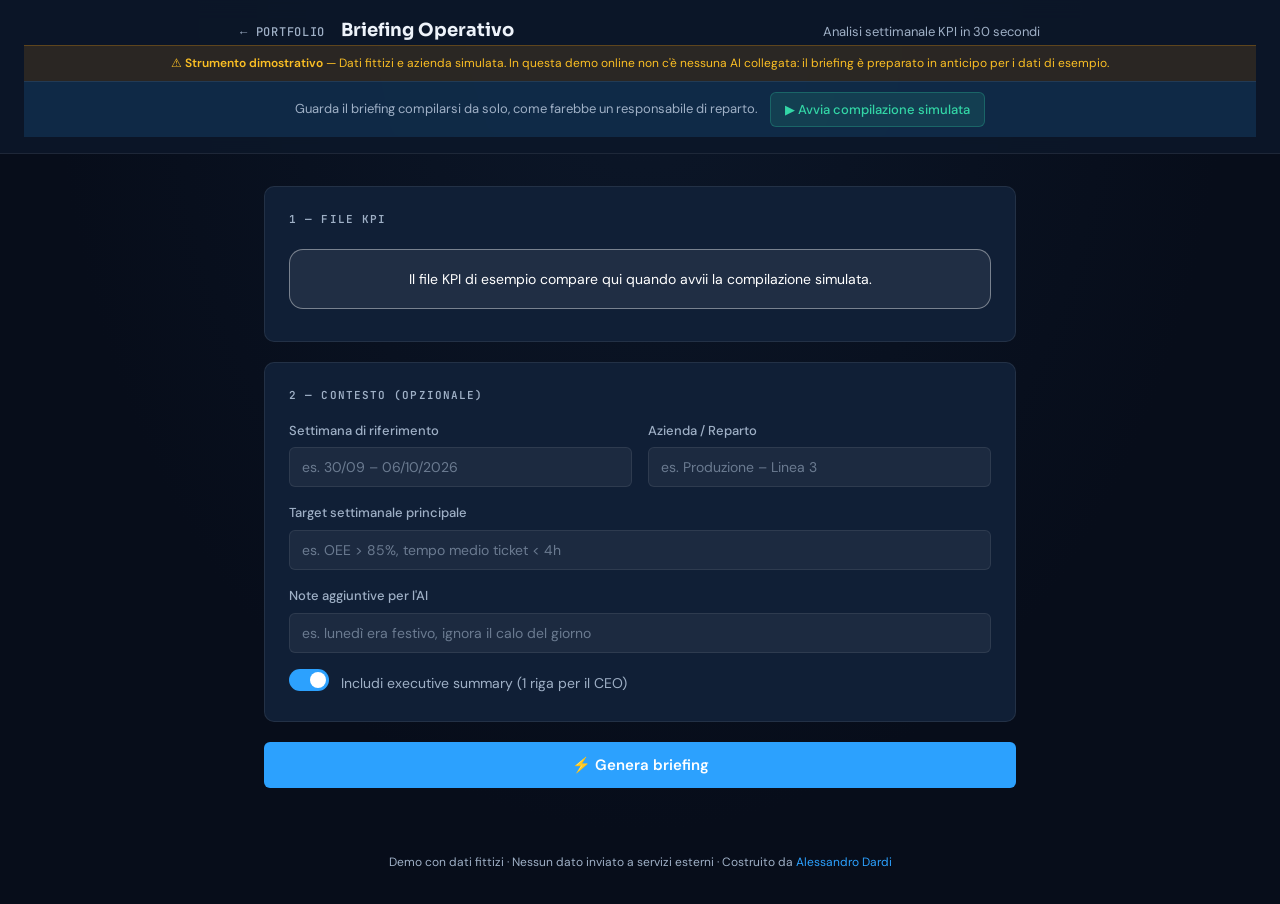
<file: progetti/briefing-operativo/index.html>
<!DOCTYPE html>
<html lang="it">
<head>
  <meta charset="UTF-8" />
  <meta name="viewport" content="width=device-width, initial-scale=1.0" />
  <title>Briefing Operativo — Alessandro Dardi</title>
  <link rel="stylesheet" href="../fonts/dashboard-fonts.css" />
  <style>
    *, *::before, *::after { box-sizing: border-box; margin: 0; padding: 0; }

    :root {
      --navy-deep:   #070d1a;
      --navy:        #0c1729;
      --navy-card:   #101f36;
      --accent:      #2ca1fe;
      --accent-soft: rgba(44,161,254,0.14);
      --real:        #33d6a6;
      --real-soft:   rgba(51,214,166,0.12);
      --text:        #eef3fa;
      --text-dim:    #9fb0c6;
      --border:      rgba(255,255,255,0.08);
      --green:       #33d6a6;
      --orange:      #f59e0b;
      --red:         #f87171;
      --purple:      #a78bfa;
      --radius:      10px;
    }

    body {
      font-family: 'DM Sans', -apple-system, BlinkMacSystemFont, sans-serif;
      background: radial-gradient(ellipse at top, var(--navy) 0%, var(--navy-deep) 65%);
      min-height: 100vh;
      color: var(--text);
      font-size: 15px;
      line-height: 1.6;
    }

    /* ── HEADER ─────────────────────────────── */
    header {
      position: fixed;
      top: 0;
      left: 0;
      right: 0;
      z-index: 100;
      border-bottom: 1px solid var(--border);
      padding: 16px 24px;
      background: rgba(12, 23, 41, 0.94);
      backdrop-filter: blur(10px);
    }
    .header-inner {
      max-width: 800px;
      margin: 0 auto;
      display: flex;
      align-items: baseline;
      gap: 16px;
      flex-wrap: wrap;
    }
    .header-brand {
      font-family: 'JetBrains Mono', monospace;
      font-size: 12px;
      color: var(--text-dim);
      text-decoration: none;
      letter-spacing: 0.06em;
      text-transform: uppercase;
    }
    .header-brand:hover { color: var(--accent); }
    .header-title {
      font-family: 'Sora', sans-serif;
      font-size: 18px;
      font-weight: 700;
      color: var(--text);
    }
    .header-sub {
      font-size: 13px;
      color: var(--text-dim);
      margin-left: auto;
    }

    /* ── DEMO BANNER ────────────────────────── */
    .demo-banner {
      background: rgba(245,158,11,0.13);
      border-top: 1px solid rgba(245,158,11,0.25);
      padding: 8px 24px;
      font-size: 12px;
      color: #fbbf24;
      text-align: center;
    }
    .demo-banner strong { font-weight: 600; }
    .demo-cta { display:flex; align-items:center; justify-content:center; gap:12px; flex-wrap:wrap; padding:10px 24px; background:var(--accent-soft); border-top:1px solid var(--border); font-size:13px; color:var(--text-dim); }
    .btn-demo:disabled { opacity:.65; cursor:wait; }
    .demo-active { outline:2px solid var(--real); outline-offset:2px; border-radius:8px; }

    /* ── LAYOUT ─────────────────────────────── */
    main {
      max-width: 800px;
      margin: 0 auto;
      padding: 110px 24px 64px;
      display: flex;
      flex-direction: column;
      gap: 20px;
    }

    /* ── CARD ───────────────────────────────── */
    .card {
      background: var(--navy-card);
      border: 1px solid var(--border);
      border-radius: var(--radius);
      padding: 24px;
    }
    .card-title {
      font-family: 'JetBrains Mono', monospace;
      font-size: 11px;
      font-weight: 600;
      text-transform: uppercase;
      letter-spacing: 0.1em;
      color: var(--text-dim);
      margin-bottom: 16px;
    }

    /* ── FORM ELEMENTS ──────────────────────── */
    label {
      display: block;
      font-size: 13px;
      font-weight: 500;
      color: var(--text-dim);
      margin-bottom: 6px;
    }
    input[type="text"] {
      width: 100%;
      padding: 10px 12px;
      border: 1px solid var(--border);
      border-radius: 6px;
      font-family: inherit;
      font-size: 14px;
      color: var(--text);
      background: rgba(255,255,255,0.05);
      outline: none;
      transition: border-color .15s;
    }
    input[type="text"]::placeholder { color: var(--text-dim); opacity: 0.6; }
    input[type="text"]:focus { border-color: var(--accent); }
    .field { margin-bottom: 16px; }
    .field:last-child { margin-bottom: 0; }

    .row-2 { display: grid; grid-template-columns: 1fr 1fr; gap: 16px; }
    @media (max-width: 540px) { .row-2 { grid-template-columns: 1fr; } }
    /* telefono: nav fissa più compatta */
    @media (max-width: 540px) {
      header { padding: 10px 14px; }
      .header-sub, .demo-cta span { display: none; }
      .demo-banner { font-size: 11px; padding: 6px 10px; }
      .demo-cta { padding: 8px 10px; }
    }

    /* ── BUTTONS ────────────────────────────── */
    .btn {
      display: inline-flex;
      align-items: center;
      gap: 7px;
      padding: 10px 18px;
      border-radius: 6px;
      border: none;
      font-family: inherit;
      font-size: 14px;
      font-weight: 500;
      cursor: pointer;
      transition: background .15s, opacity .15s;
    }
    .btn-primary {
      background: var(--accent);
      color: #fff;
    }
    .btn-primary:hover { background: #1a90ec; }
    .btn-primary:disabled { opacity: .4; cursor: not-allowed; }
    .btn-ghost {
      background: rgba(255,255,255,0.06);
      color: var(--text-dim);
      border: 1px solid var(--border);
    }
    .btn-ghost:hover { background: rgba(255,255,255,0.1); color: var(--text); }
    .btn-demo {
      background: var(--real-soft);
      color: var(--real);
      border: 1px solid rgba(51,214,166,0.25);
      font-size: 13px;
      padding: 8px 14px;
    }
    .btn-demo:hover { background: rgba(51,214,166,0.2); }
    /* pulsante lampeggiante finché non viene premuto */
    .btn-demo.attira { animation: demoPulse 1.3s ease-in-out infinite; }
    @keyframes demoPulse {
      0%, 100% { box-shadow: 0 0 0 0 rgba(51,214,166,0.65); transform: scale(1); }
      50% { box-shadow: 0 0 0 12px rgba(51,214,166,0); transform: scale(1.06); }
    }
    @media (prefers-reduced-motion: reduce) { .btn-demo.attira { animation: none; box-shadow: 0 0 0 3px rgba(51,214,166,0.55); } }
    .btn-lg {
      padding: 13px 24px;
      font-size: 15px;
      font-weight: 600;
      width: 100%;
      justify-content: center;
    }

    /* ── DRAG & DROP ────────────────────────── */
    .drop-zone {
      border: 2px dashed var(--border);
      border-radius: var(--radius);
      padding: 36px 24px;
      text-align: center;
      cursor: pointer;
      transition: border-color .15s, background .15s;
      position: relative;
    }
    .drop-zone:hover,
    .drop-zone.drag-over {
      border-color: var(--accent);
      background: var(--accent-soft);
    }
    .drop-zone input[type="file"] {
      position: absolute;
      inset: 0;
      opacity: 0;
      cursor: pointer;
      width: 100%;
      height: 100%;
    }
    .drop-icon { font-size: 32px; margin-bottom: 10px; }
    .drop-label {
      font-size: 15px;
      font-weight: 500;
      color: var(--text);
      margin-bottom: 4px;
    }
    .drop-hint { font-size: 13px; color: var(--text-dim); }

    .file-actions {
      display: flex;
      align-items: center;
      justify-content: center;
      gap: 10px;
      margin-top: 14px;
    }
    .file-sep { font-size: 12px; color: var(--text-dim); }

    /* ── PREVIEW TABLE ──────────────────────── */
    .preview-wrap {
      margin-top: 20px;
      overflow-x: auto;
      border-radius: 6px;
      border: 1px solid var(--border);
    }
    .preview-meta {
      font-size: 12px;
      color: var(--text-dim);
      margin-bottom: 8px;
      font-family: 'JetBrains Mono', monospace;
    }
    table {
      width: 100%;
      border-collapse: collapse;
      font-size: 12px;
    }
    th {
      background: rgba(255,255,255,0.04);
      font-weight: 600;
      text-align: left;
      padding: 8px 12px;
      border-bottom: 1px solid var(--border);
      white-space: nowrap;
      color: var(--text-dim);
      font-family: 'JetBrains Mono', monospace;
      font-size: 11px;
      text-transform: uppercase;
      letter-spacing: 0.05em;
    }
    td {
      padding: 7px 12px;
      border-bottom: 1px solid var(--border);
      color: var(--text);
      white-space: nowrap;
    }
    tr:last-child td { border-bottom: none; }

    /* ── TOGGLE ─────────────────────────────── */
    .toggle-row {
      display: flex;
      align-items: center;
      gap: 12px;
      font-size: 14px;
      color: var(--text-dim);
    }
    .toggle {
      position: relative;
      display: inline-block;
      width: 40px;
      height: 22px;
      flex-shrink: 0;
    }
    .toggle input { opacity: 0; width: 0; height: 0; }
    .toggle-slider {
      position: absolute;
      inset: 0;
      background: rgba(255,255,255,0.1);
      border-radius: 22px;
      transition: .2s;
      cursor: pointer;
    }
    .toggle-slider::before {
      content: '';
      position: absolute;
      width: 16px;
      height: 16px;
      left: 3px;
      top: 3px;
      background: #fff;
      border-radius: 50%;
      transition: .2s;
    }
    .toggle input:checked + .toggle-slider { background: var(--accent); }
    .toggle input:checked + .toggle-slider::before { transform: translateX(18px); }

    /* ── LOADER ─────────────────────────────── */
    .loader {
      display: flex;
      align-items: center;
      gap: 12px;
      font-size: 14px;
      color: var(--text-dim);
      padding: 16px 0;
      justify-content: center;
    }
    .spinner {
      width: 20px;
      height: 20px;
      border: 2px solid var(--border);
      border-top-color: var(--accent);
      border-radius: 50%;
      animation: spin .7s linear infinite;
      flex-shrink: 0;
    }
    @keyframes spin { to { transform: rotate(360deg); } }

    /* ── REPORT ─────────────────────────────── */
    .report-header {
      background: linear-gradient(135deg, #1a6bbf 0%, #0c4a8a 100%);
      border-radius: var(--radius) var(--radius) 0 0;
      padding: 20px 24px;
    }
    .report-title {
      font-family: 'Sora', sans-serif;
      font-size: 18px;
      font-weight: 700;
      margin-bottom: 4px;
      color: #fff;
    }
    .report-meta { font-size: 13px; color: rgba(255,255,255,0.7); }

    .report-body { padding: 0; }
    .report-section {
      border-bottom: 1px solid var(--border);
      padding: 20px 24px;
    }
    .report-section:last-child { border-bottom: none; }
    .section-label {
      font-family: 'JetBrains Mono', monospace;
      font-size: 11px;
      font-weight: 600;
      text-transform: uppercase;
      letter-spacing: .1em;
      margin-bottom: 12px;
    }
    .section-label.green  { color: var(--green); }
    .section-label.orange { color: var(--orange); }
    .section-label.blue   { color: var(--accent); }
    .section-label.dark   { color: var(--text); }
    .section-label.purple { color: var(--purple); }

    .exec-text {
      font-size: 16px;
      font-weight: 600;
      color: var(--text);
      font-style: italic;
      line-height: 1.5;
    }

    .report-list {
      list-style: none;
      display: flex;
      flex-direction: column;
      gap: 10px;
    }
    .report-list li {
      display: flex;
      gap: 10px;
      font-size: 14px;
      color: var(--text);
    }
    .report-list li::before {
      content: '→';
      flex-shrink: 0;
      font-weight: 700;
    }
    .list-green li::before  { color: var(--green); }
    .list-orange li::before { color: var(--orange); }
    .list-blue li::before   { color: var(--accent); }
    .list-purple li::before { color: var(--purple); }

    .numbered-list {
      list-style: none;
      display: flex;
      flex-direction: column;
      gap: 10px;
      counter-reset: item;
    }
    .numbered-list li {
      display: flex;
      gap: 10px;
      font-size: 14px;
      color: var(--text);
      counter-increment: item;
    }
    .numbered-list li::before {
      content: counter(item) '.';
      font-weight: 700;
      color: var(--accent);
      font-family: 'JetBrains Mono', monospace;
      flex-shrink: 0;
      min-width: 18px;
    }

    .empty-note {
      font-size: 13px;
      color: var(--text-dim);
      font-style: italic;
    }

    .report-actions {
      display: flex;
      gap: 10px;
      padding: 20px 32px;
      flex-wrap: wrap;
      justify-content: center;
    }

    /* ── ERROR ──────────────────────────────── */
    .error-box {
      background: rgba(248,113,113,0.1);
      border: 1px solid rgba(248,113,113,0.3);
      border-radius: 6px;
      padding: 14px 16px;
      font-size: 14px;
      color: var(--red);
      display: none;
      margin-bottom: 12px;
    }

    /* ── DEMO BADGE ─────────────────────────── */
    .demo-badge {
      display: inline-flex;
      align-items: center;
      gap: 6px;
      font-family: 'JetBrains Mono', monospace;
      font-size: 11px;
      color: var(--real);
      background: var(--real-soft);
      border: 1px solid rgba(51,214,166,0.2);
      border-radius: 20px;
      padding: 3px 10px;
      margin-left: 8px;
      vertical-align: middle;
    }

    /* ── FOOTER ─────────────────────────────── */
    footer {
      max-width: 800px;
      margin: 0 auto;
      padding: 0 24px 32px;
      font-size: 12px;
      color: var(--text-dim);
      line-height: 1.7;
      text-align: center;
    }
    footer a { color: var(--accent); text-decoration: none; }
    footer a:hover { text-decoration: underline; }

    @media print {
      header, .card:not(#report-card), footer, .report-actions { display: none !important; }
      #report-card { box-shadow: none; border: none; }
      body, main { background: #fff; padding: 0; color: #111; }
      .report-section { border-bottom: 1px solid #e0e0e0; }
    }
  </style>
<script defer src="https://cloud.umami.is/script.js" data-website-id="7a2837f0-c1d5-4eaf-b0c4-a9f93e444e4a" data-domains="alessandrodardi.it,www.alessandrodardi.it"></script>
</head>
<body>

<header>
  <div class="header-inner">
    <a href="https://alessandrodardi.it/" class="header-brand">← Portfolio</a>
    <span class="header-title">Briefing Operativo</span>
    <span class="header-sub">Analisi settimanale KPI in 30 secondi</span>
  </div>
  <div class="demo-banner">
    ⚠ <strong>Strumento dimostrativo</strong> — Dati fittizi e azienda simulata. In questa demo online non c'è nessuna AI collegata: il briefing è preparato in anticipo per i dati di esempio.
  </div>
  <div class="demo-cta">
    <span>Guarda il briefing compilarsi da solo, come farebbe un responsabile di reparto.</span>
    <button class="btn btn-demo attira" id="demo-run-btn" onclick="avviaDemo()">▶ Avvia compilazione simulata</button>
  </div>
</header>

<main>

  <!-- ── STEP 1: FILE ── -->
  <div class="card">
    <div class="card-title">1 — File KPI</div>
    <p class="drop-hint" id="file-placeholder" style="margin:20px 0 8px; padding:18px 22px; color:#fff; font-size:14px; text-align:center; border:1px solid rgba(255,255,255,0.4); border-radius:14px; background:rgba(255,255,255,0.07);">Il file KPI di esempio compare qui quando avvii la compilazione simulata.</p>
    <div id="preview-block" style="display:none; margin-top:20px;">
      <p class="preview-meta" id="preview-meta"></p>
      <div class="preview-wrap">
        <table id="preview-table"></table>
      </div>
    </div>
  </div>

  <!-- ── STEP 2: CONFIG ── -->
  <div class="card">
    <div style="display:flex; align-items:center; justify-content:space-between; margin-bottom:16px;">
      <div class="card-title" style="margin-bottom:0;">2 — Contesto (opzionale)</div>
    </div>
    <div class="row-2">
      <div class="field">
        <label for="week-label">Settimana di riferimento</label>
        <input type="text" id="week-label" placeholder="es. 30/09 – 06/10/2026" />
      </div>
      <div class="field">
        <label for="dept-label">Azienda / Reparto</label>
        <input type="text" id="dept-label" placeholder="es. Produzione – Linea 3" />
      </div>
    </div>
    <div class="field">
      <label for="target-label">Target settimanale principale</label>
      <input type="text" id="target-label" placeholder="es. OEE > 85%, tempo medio ticket < 4h" />
    </div>
    <div class="field">
      <label for="notes-label">Note aggiuntive per l'AI</label>
      <input type="text" id="notes-label" placeholder="es. lunedì era festivo, ignora il calo del giorno" />
    </div>
    <div class="toggle-row">
      <label class="toggle">
        <input type="checkbox" id="exec-toggle" checked />
        <span class="toggle-slider"></span>
      </label>
      <span>Includi executive summary (1 riga per il CEO)</span>
    </div>
  </div>

  <!-- ── STEP 3: GENERA ── -->
  <div>
    <div class="error-box" id="error-box"></div>
    <div class="loader" id="loader" style="display:none">
      <div class="spinner"></div>
      <span>Preparazione del briefing…</span>
    </div>
    <button class="btn btn-primary btn-lg" onclick="generateBriefing()" id="gen-btn">
      ⚡ Genera briefing
    </button>
  </div>

  <!-- ── REPORT ── -->
  <div class="card" id="report-card" style="padding:0; overflow:hidden; display:none">
    <div class="report-header">
      <div class="report-title">📊 Briefing Operativo</div>
      <div class="report-meta" id="report-meta"></div>
    </div>
    <div class="report-body" id="report-body"></div>
    <div class="report-actions">
      <button class="btn btn-ghost" onclick="copyReport()">📋 Copia testo</button>
      <button class="btn btn-ghost" onclick="window.print()">🖨️ Stampa / Salva PDF</button>
      <button class="btn btn-ghost" onclick="resetReport()">🔄 Nuovo report</button>
    </div>
  </div>

</main>

<footer>
  Demo con dati fittizi · Nessun dato inviato a servizi esterni ·
  Costruito da <a href="https://alessandrodardi.it/">Alessandro Dardi</a>
</footer>

<script>
  /* ── GLOBALS ─────────────────────────────── */
  let parsedData = null;

  /* ── DEMO DATA ───────────────────────────── */
  const DEMO_DATA = {
    headers: ['Data', 'OEE (%)', 'Pezzi OK', 'Scarti', 'Fermi (min)', 'Consumo kWh', 'Ticket aperti', 'Ticket chiusi', 'Tempo medio ticket (h)'],
    rows: [
      ['30/09/2026 Lun', 87, 1240, 12,  15,  1850, 3, 4, 3.2],
      ['01/10/2026 Mar', 91, 1310,  8,   0,  1920, 2, 3, 2.8],
      ['02/10/2026 Mer', 88, 1280, 10,  25,  1890, 4, 3, 3.5],
      ['03/10/2026 Gio', 93, 1350,  6,   0,  2150, 5, 6, 2.1],
      ['04/10/2026 Ven', 85, 1190, 14,  40,  1780, 3, 2, 4.1],
      ['05/10/2026 Sab', 72,  890, 22,  65,  1340, 2, 1, 5.3],
      ['06/10/2026 Dom',  0,    0,  0, 480,   320, 0, 0,   0],
    ],
    totalRows: 7
  };

  function loadDemoData() {
    parsedData = DEMO_DATA;
    renderPreview(DEMO_DATA.headers, DEMO_DATA.rows, 'kpi_demo_30set-06ott.csv', true);
    hideError();
  }

  function fillDemoContext() {
    document.getElementById('week-label').value   = '30/09 – 06/10/2026';
    document.getElementById('dept-label').value   = 'Metalmec Srl – Produzione Linea 2';
    document.getElementById('target-label').value = 'OEE > 85%, scarti < 15 pezzi/giorno, ticket chiusi entro 4h';
    document.getElementById('notes-label').value  = 'Domenica fermo programmato per manutenzione impianto. Sabato turno ridotto con operatori junior.';
  }

  function renderPreview(headers, rows, filename, isDemo) {
    const preview = rows.slice(0, 7);
    let html = '<thead><tr>' + headers.map(h => `<th>${escHtml(h)}</th>`).join('') + '</tr></thead>';
    html += '<tbody>' + preview.map(r =>
      '<tr>' + headers.map((_, i) => `<td>${escHtml(String(r[i] ?? ''))}</td>`).join('') + '</tr>'
    ).join('') + '</tbody>';
    document.getElementById('preview-table').innerHTML = html;
    const demoBadge = isDemo ? `<span class="demo-badge">● DEMO</span>` : '';
    document.getElementById('preview-meta').innerHTML =
      `📄 ${escHtml(filename)} · ${rows.length} righe · ${headers.length} colonne${demoBadge}`;
    document.getElementById('preview-block').style.display = 'block';
    document.getElementById('file-placeholder').style.display = 'none';
  }

  /* ── GENERATE ────────────────────────────── */
  async function generateBriefing() {
    hideError();
    if (!parsedData) { showError('Premi prima \u201cAvvia compilazione simulata\u201d per caricare i KPI di esempio.'); return; }

    const week     = document.getElementById('week-label').value.trim();
    const dept     = document.getElementById('dept-label').value.trim();
    const target   = document.getElementById('target-label').value.trim();
    const notes    = document.getElementById('notes-label').value.trim();
    const withExec = document.getElementById('exec-toggle').checked;

    setLoading(true);
    document.getElementById('report-card').style.display = 'none';

    try {
      await new Promise(r => setTimeout(r, _fast ? 200 : 2500));
      renderReport(DEMO_REPORT, week, dept, withExec);
    } finally {
      setLoading(false);
    }
  }

  /* ── RENDER REPORT ───────────────────────── */
  function renderReport(data, week, dept, withExec) {
    const now = new Date().toLocaleDateString('it-IT', { day:'2-digit', month:'2-digit', year:'numeric' });
    let meta = `Esempio preparato in anticipo · ${now}`;
    if (week) meta = `Settimana ${week} · ` + meta;
    if (dept) meta += ` · ${dept}`;
    document.getElementById('report-meta').textContent = meta;

    let html = '';
    if (withExec && data.executive_summary)
      html += section('📌 Executive Summary', 'dark', `<p class="exec-text">"${escHtml(data.executive_summary)}"</p>`);
    html += section('✅ Cosa ha funzionato',     'green',  listHtml(data.cosa_ha_funzionato, 'list-green'));
    html += section('⚠️ Cosa non ha funzionato', 'orange', listHtml(data.cosa_non_ha_funzionato, 'list-orange'));
    if (data.anomalie?.length)
      html += section('🔍 Anomalie / Pattern', 'purple', listHtml(data.anomalie, 'list-purple'));
    html += section('📋 Punti da portare in riunione', 'blue', numberedListHtml(data.punti_riunione));

    document.getElementById('report-body').innerHTML = html;
    document.getElementById('report-card').style.display = 'block';
    document.getElementById('report-card').scrollIntoView({ behavior: 'smooth', block: 'start' });
  }

  function section(title, colorClass, inner) {
    return `<div class="report-section"><div class="section-label ${colorClass}">${title}</div>${inner}</div>`;
  }
  function listHtml(arr, cls) {
    if (!arr?.length) return `<p class="empty-note">Nessun elemento rilevato.</p>`;
    return `<ul class="report-list ${cls}">${arr.map(i => `<li>${escHtml(i)}</li>`).join('')}</ul>`;
  }
  function numberedListHtml(arr) {
    if (!arr?.length) return `<p class="empty-note">Nessun punto rilevato.</p>`;
    return `<ol class="numbered-list">${arr.map(i => `<li>${escHtml(i)}</li>`).join('')}</ol>`;
  }

  /* ── ACTIONS ─────────────────────────────── */
  function copyReport() {
    const meta = document.getElementById('report-meta').textContent;
    const sections = document.querySelectorAll('.report-section');
    let text = `BRIEFING OPERATIVO\n${meta}\n\n`;
    sections.forEach(s => {
      text += (s.querySelector('.section-label')?.textContent ?? '') + '\n';
      s.querySelectorAll('li, .exec-text').forEach(el => text += '  ' + el.textContent.trim() + '\n');
      text += '\n';
    });
    navigator.clipboard.writeText(text.trim())
      .then(() => alert('Testo copiato negli appunti!'))
      .catch(() => alert('Impossibile copiare: usa Ctrl+A e Ctrl+C.'));
  }

  function resetReport() {
    document.getElementById('report-card').style.display = 'none';
    parsedData = null;
    document.getElementById('preview-block').style.display = 'none';
    document.getElementById('file-placeholder').style.display = 'block';
    document.getElementById('week-label').value = '';
    document.getElementById('dept-label').value = '';
    document.getElementById('target-label').value = '';
    document.getElementById('notes-label').value = '';
    document.getElementById('exec-toggle').checked = true;
    window.scrollTo({ top: 0, behavior: 'smooth' });
  }


  /* ── REPORT DI ESEMPIO (scritto a mano sui dati demo, nessuna AI) ───── */
  const DEMO_REPORT = {
    executive_summary: "Settimana solida fino a giovedì (OEE 93%); venerdì e sabato calano: fermi, scarti e ticket fuori target.",
    cosa_ha_funzionato: [
      "Da lunedì a giovedì l'OEE resta sopra il target (87–93%), con il picco giovedì: 93% e 1.350 pezzi OK.",
      "Scarti sotto i 15 pezzi/giorno da lunedì a venerdì; giovedì il minimo, solo 6.",
      "Ticket: 19 aperti e 19 chiusi nella settimana, con tempo medio sotto le 4 ore da lunedì a giovedì (2,1–3,5 h)."
    ],
    cosa_non_ha_funzionato: [
      "Sabato è fuori target su tutto: OEE 72%, 22 scarti, 65 minuti di fermo e ticket chiusi in 5,3 ore.",
      "Venerdì l'OEE è all'85%, cioè non supera il target (>85%), con 40 minuti di fermo e ticket in 4,1 ore.",
      "I minuti di fermo crescono nel corso della settimana: 25 mercoledì, 40 venerdì, 65 sabato (145 in totale, domenica esclusa)."
    ],
    anomalie: [
      "Giovedì il consumo per pezzo è il più alto della settimana: circa 1,59 kWh/pezzo contro 1,47–1,51 degli altri giorni lavorativi.",
      "Il calo di sabato coincide con il turno ridotto e gli operatori junior indicati nelle note. Domenica è fermo programmato (480 minuti) e non è stata contata come problema."
    ],
    punti_riunione: [
      "Sabato: valutare affiancamento o formazione per i turni con operatori junior, per ridurre scarti e fermi.",
      "Venerdì: capire la causa dei 40 minuti di fermo e se la tendenza in crescita continua.",
      "Giovedì: controllare il consumo energetico per pezzo, il più alto della settimana.",
      "Weekend: decidere chi chiude i ticket per restare entro le 4 ore."
    ]
  };

  /* ── DEMO — compilazione simulata, come farebbe una persona ───────── */
  const _fast = window.matchMedia('(prefers-reduced-motion: reduce)').matches;
  const _sleep = ms => new Promise(r => setTimeout(r, ms));
  const pausa = ms => _sleep(_fast ? 40 : ms);
  let _demoRunning = false;

  async function evidenzia(id) {
    const el = document.getElementById(id);
    el.scrollIntoView({ behavior: _fast ? 'auto' : 'smooth', block: 'center' });
    el.classList.add('demo-active');
    await pausa(450);
    return el;
  }
  async function scrivi(id, testo, ms = 28) {
    const el = await evidenzia(id);
    el.value = '';
    for (const ch of testo) {
      el.value += ch;
      if (!_fast) await _sleep(ms);
    }
    el.classList.remove('demo-active');
    await pausa(250);
  }

  async function avviaDemo() {
    if (_demoRunning) return;
    _demoRunning = true;
    const btn = document.getElementById('demo-run-btn');
    btn.disabled = true; btn.classList.remove('attira'); btn.textContent = 'Compilazione in corso…';
    try {
      resetReport();
      await pausa(900);

      // 1 — il file KPI viene caricato
      await evidenzia('file-placeholder');
      await pausa(900);
      loadDemoData();
      await pausa(1500);

      // 2 — contesto
      await scrivi('week-label', '30/09 – 06/10/2026');
      await scrivi('dept-label', 'Metalmec Srl – Produzione Linea 2');
      await scrivi('target-label', 'OEE > 85%, scarti < 15 pezzi/giorno, ticket chiusi entro 4h');
      await scrivi('notes-label', 'Domenica fermo programmato per manutenzione impianto. Sabato turno ridotto con operatori junior.', 20);

      // 3 — genera
      const gen = await evidenzia('gen-btn');
      await pausa(500);
      gen.classList.remove('demo-active');
      await generateBriefing();
    } finally {
      _demoRunning = false;
      btn.disabled = false; btn.textContent = '↻ Rivedi la simulazione';
    }
  }


  /* ── NAV FISSA: il contenuto parte sempre sotto l'header, qualunque sia la sua altezza ── */
  function spaziaSottoHeader() {
    const h = document.querySelector('header');
    document.querySelector('main').style.paddingTop = (h.offsetHeight + 32) + 'px';
  }
  window.addEventListener('load', spaziaSottoHeader);
  window.addEventListener('resize', spaziaSottoHeader);
  spaziaSottoHeader();

  /* ── HELPERS ─────────────────────────────── */
  function setLoading(on) {
    document.getElementById('loader').style.display = on ? 'flex' : 'none';
    document.getElementById('gen-btn').disabled = on;
  }
  function showError(msg) {
    const box = document.getElementById('error-box');
    box.textContent = '⚠️ ' + msg;
    box.style.display = 'block';
  }
  function hideError() { document.getElementById('error-box').style.display = 'none'; }
  function escHtml(str) {
    return String(str).replace(/&/g,'&amp;').replace(/</g,'&lt;').replace(/>/g,'&gt;').replace(/"/g,'&quot;');
  }
</script>
</body>
</html>
</file>
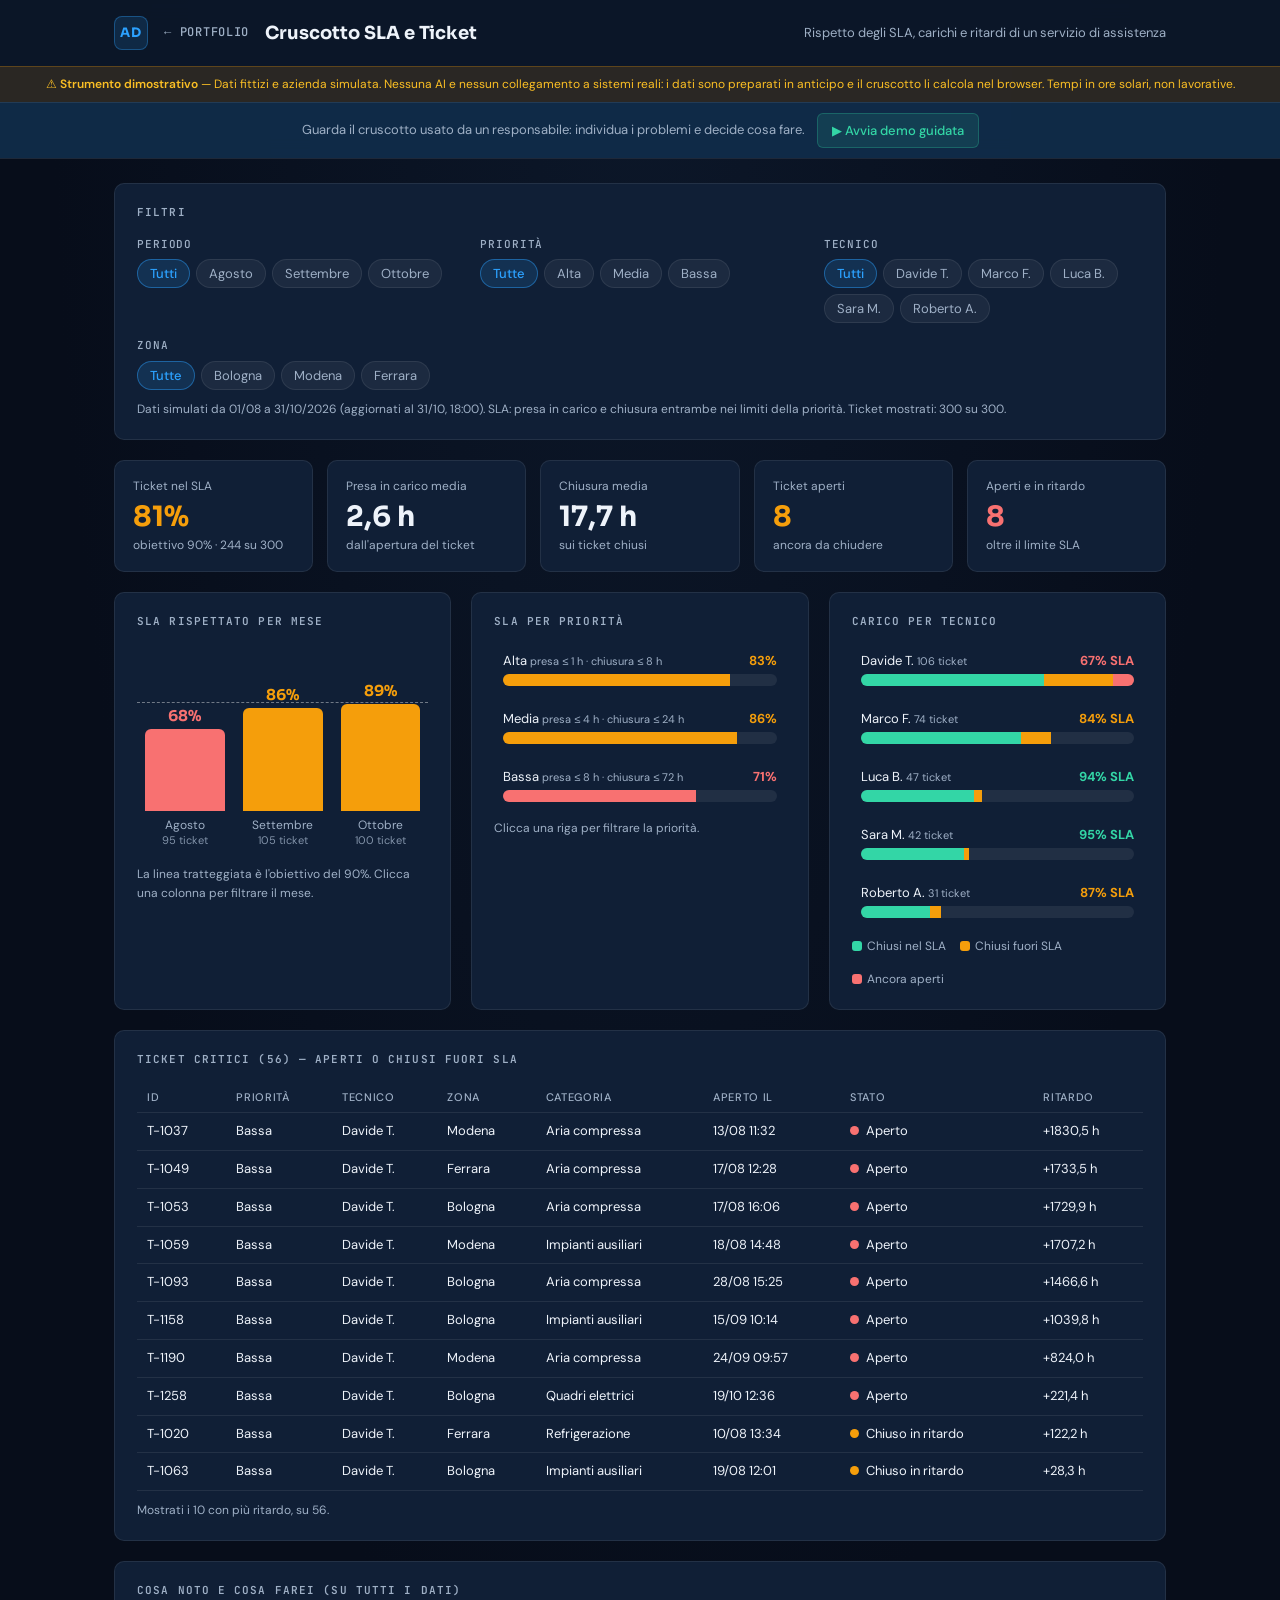
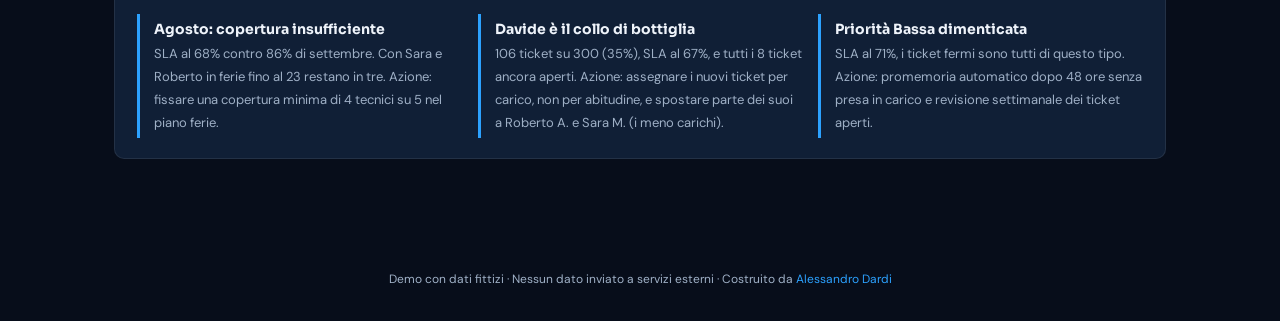
<file: progetti/sla-ticket/index.html>
<!DOCTYPE html>
<html lang="it">
<head>
  <meta charset="UTF-8" />
  <meta name="viewport" content="width=device-width, initial-scale=1.0" />
  <title>Cruscotto SLA e Ticket — Alessandro Dardi</title>
  <meta name="description" content="Demo: cruscotto SLA e ticket di assistenza tecnica. Dati fittizi, nessuna AI collegata." />
  <link rel="stylesheet" href="../fonts/dashboard-fonts.css" />
  <style>
    *, *::before, *::after { box-sizing: border-box; margin: 0; padding: 0; }
    :root {
      --navy-deep:#070d1a; --navy:#0c1729; --navy-card:#101f36;
      --accent:#2ca1fe; --accent-soft:rgba(44,161,254,0.14);
      --real:#33d6a6; --real-soft:rgba(51,214,166,0.12);
      --text:#eef3fa; --text-dim:#9fb0c6; --border:rgba(255,255,255,0.08);
      --green:#33d6a6; --orange:#f59e0b; --red:#f87171; --radius:10px;
    }
    body {
      font-family:'DM Sans',-apple-system,BlinkMacSystemFont,sans-serif;
      background:radial-gradient(ellipse at top,var(--navy) 0%,var(--navy-deep) 65%);
      background-color:var(--navy-deep);
      min-height:100vh; color:var(--text); font-size:15px; line-height:1.6;
    }
    button { font-family:inherit; }

    /* HEADER */
    header { position:sticky; top:0; z-index:100; border-bottom:1px solid var(--border); background:rgba(12,23,41,0.97); backdrop-filter:blur(10px); }
    .card, .kpis { scroll-margin-top:calc(var(--hh, 180px) + 14px); }
    .header-inner { max-width:1100px; margin:0 auto; padding:16px 24px; display:flex; align-items:center; gap:16px; flex-wrap:wrap; }
    .logo { width:34px; height:34px; border-radius:8px; background:var(--accent-soft); border:1px solid rgba(44,161,254,.35); color:var(--accent); font-family:'Sora',sans-serif; font-weight:700; font-size:13px; display:flex; align-items:center; justify-content:center; letter-spacing:.04em; }
    .header-brand { font-family:'JetBrains Mono',monospace; font-size:12px; color:var(--text-dim); text-decoration:none; letter-spacing:.06em; text-transform:uppercase; }
    .header-brand:hover { color:var(--accent); }
    .header-title { font-family:'Sora',sans-serif; font-size:18px; font-weight:700; }
    .header-sub { font-size:13px; color:var(--text-dim); margin-left:auto; }
    .demo-banner { background:rgba(245,158,11,0.13); border-top:1px solid rgba(245,158,11,0.25); padding:8px 24px; font-size:12px; color:#fbbf24; text-align:center; }
    .demo-banner strong { font-weight:600; }
    .demo-cta { display:flex; align-items:center; justify-content:center; gap:12px; flex-wrap:wrap; padding:10px 24px; background:var(--accent-soft); border-top:1px solid var(--border); font-size:13px; color:var(--text-dim); }

    /* BUTTONS */
    .btn { display:inline-flex; align-items:center; gap:7px; padding:10px 18px; border-radius:6px; border:none; font-size:14px; font-weight:500; cursor:pointer; transition:background .15s,opacity .15s; }
    .btn-demo { background:var(--real-soft); color:var(--real); border:1px solid rgba(51,214,166,0.25); font-size:13px; padding:8px 14px; }
    .btn-demo:hover { background:rgba(51,214,166,0.2); }
    .btn-demo:disabled { opacity:.65; cursor:wait; }
    .btn-demo.attira { animation:demoPulse 1.3s ease-in-out infinite; }
    @keyframes demoPulse {
      0%,100% { box-shadow:0 0 0 0 rgba(51,214,166,0.65); transform:scale(1); }
      50% { box-shadow:0 0 0 12px rgba(51,214,166,0); transform:scale(1.06); }
    }
    @media (prefers-reduced-motion: reduce) { .btn-demo.attira { animation:none; box-shadow:0 0 0 3px rgba(51,214,166,0.55); } }
    .btn-ghost { background:rgba(255,255,255,0.06); color:var(--text-dim); border:1px solid var(--border); font-size:13px; padding:8px 14px; }
    .btn-ghost:hover { background:rgba(255,255,255,0.1); color:var(--text); }

    /* LAYOUT */
    main { max-width:1100px; margin:0 auto; padding:24px 24px 110px; display:flex; flex-direction:column; gap:20px; }
    main > *, .charts > * { min-width:0; }
    .card { background:var(--navy-card); border:1px solid var(--border); border-radius:var(--radius); padding:20px 22px; transition:outline-color .2s; }
    .card-title { font-family:'JetBrains Mono',monospace; font-size:11px; font-weight:600; text-transform:uppercase; letter-spacing:.1em; color:var(--text-dim); margin-bottom:14px; }
    .card-note { font-size:12px; color:var(--text-dim); margin-top:10px; }
    .demo-active { outline:2px solid var(--real); outline-offset:3px; }

    /* FILTRI */
    .filters { display:grid; grid-template-columns:repeat(auto-fit,minmax(240px,1fr)); gap:14px 24px; }
    .flabel { font-size:11px; color:var(--text-dim); text-transform:uppercase; letter-spacing:.08em; margin-bottom:6px; font-family:'JetBrains Mono',monospace; }
    .chips { display:flex; flex-wrap:wrap; gap:6px; }
    .chip { background:rgba(255,255,255,0.05); color:var(--text-dim); border:1px solid var(--border); border-radius:999px; padding:5px 12px; font-size:13px; cursor:pointer; transition:background .15s,color .15s; }
    .chip:hover { background:rgba(255,255,255,0.1); color:var(--text); }
    .chip.on { background:var(--accent-soft); color:var(--accent); border-color:rgba(44,161,254,.45); font-weight:500; }
    .chip.demo-active { outline-offset:2px; border-radius:999px; }

    /* KPI */
    .kpis { display:grid; grid-template-columns:repeat(auto-fit,minmax(170px,1fr)); gap:14px; }
    .kpi { background:var(--navy-card); border:1px solid var(--border); border-radius:var(--radius); padding:16px 18px; }
    .kpi-label { font-size:12px; color:var(--text-dim); }
    .kpi-val { font-family:'Sora',sans-serif; font-size:28px; font-weight:700; line-height:1.2; margin-top:4px; }
    .kpi-sub { font-size:12px; color:var(--text-dim); margin-top:2px; }
    .c-green { color:var(--green); } .c-orange { color:var(--orange); } .c-red { color:var(--red); }

    /* GRAFICI */
    .charts { display:grid; grid-template-columns:repeat(auto-fit,minmax(320px,1fr)); gap:20px; }
    .months { display:flex; align-items:flex-end; gap:18px; height:210px; padding:0 8px; position:relative; }
    .mcol { flex:1; display:flex; flex-direction:column; align-items:center; justify-content:flex-end; height:100%; background:none; border:none; color:var(--text); cursor:pointer; padding:0; }
    .mval { font-family:'Sora',sans-serif; font-weight:700; font-size:15px; margin-bottom:4px; }
    .mbar { width:100%; max-width:90px; border-radius:6px 6px 0 0; min-height:2px; transition:height .35s; }
    .months.sel .mcol:not(.on) .mbar { opacity:.45; }
    .mcol.on .mbar { box-shadow:0 0 0 2px rgba(255,255,255,.55); }
    .mname { font-size:12px; color:var(--text-dim); height:44px; padding-top:6px; }
    .mname small { display:block; font-size:11px; opacity:.8; }
    .target-line { position:absolute; left:0; right:0; border-top:1px dashed rgba(255,255,255,.4); pointer-events:none; }
    .target-line span { position:absolute; right:0; top:-17px; font-size:11px; color:var(--text-dim); }
    .rows { display:flex; flex-direction:column; gap:10px; }
    .rowbtn { display:block; width:100%; text-align:left; background:none; border:1px solid transparent; border-radius:8px; padding:6px 8px; color:var(--text); cursor:pointer; }
    .rowbtn:hover { background:rgba(255,255,255,0.04); }
    .rowbtn.on { border-color:rgba(44,161,254,.5); background:var(--accent-soft); }
    .rowhead { display:flex; justify-content:space-between; gap:10px; font-size:13px; margin-bottom:5px; }
    .rowhead small { color:var(--text-dim); font-size:11px; }
    .track { height:12px; border-radius:6px; background:rgba(255,255,255,0.07); overflow:hidden; display:flex; }
    .seg { height:100%; transition:width .35s; }
    .legend { display:flex; flex-wrap:wrap; gap:14px; font-size:12px; color:var(--text-dim); margin-top:12px; }
    .legend i { display:inline-block; width:10px; height:10px; border-radius:3px; margin-right:5px; vertical-align:-1px; }

    /* TABELLA */
    .twrap { overflow-x:auto; }
    table { width:100%; border-collapse:collapse; font-size:13px; min-width:640px; }
    th { text-align:left; font-weight:500; font-size:11px; color:var(--text-dim); text-transform:uppercase; letter-spacing:.06em; padding:6px 10px; border-bottom:1px solid var(--border); }
    td { padding:8px 10px; border-bottom:1px solid var(--border); }
    .dot { display:inline-block; width:9px; height:9px; border-radius:50%; margin-right:7px; }
    .empty { color:var(--text-dim); font-size:13px; padding:8px 0; }

    /* AZIONI */
    .actions { display:grid; grid-template-columns:repeat(auto-fit,minmax(280px,1fr)); gap:16px; }
    .action { border-left:3px solid var(--accent); padding:4px 0 4px 14px; font-size:14px; }
    .action b { display:block; font-family:'Sora',sans-serif; font-size:14px; margin-bottom:2px; }
    .action span { color:var(--text-dim); font-size:13px; }

    /* DIDASCALIA DEMO */
    #demo-cap { position:fixed; left:50%; bottom:16px; transform:translateX(-50%); width:min(760px,calc(100% - 24px)); background:#0a2a22; border:1px solid rgba(51,214,166,.5); border-radius:10px; padding:12px 16px; font-size:14px; display:none; z-index:50; box-shadow:0 8px 30px rgba(0,0,0,.5); }
    #demo-cap .cap-top { display:flex; justify-content:space-between; align-items:center; gap:10px; margin-bottom:4px; font-family:'JetBrains Mono',monospace; font-size:11px; color:var(--real); text-transform:uppercase; letter-spacing:.08em; }
    #demo-cap button { background:none; border:1px solid rgba(51,214,166,.4); color:var(--real); border-radius:6px; padding:2px 10px; font-size:12px; cursor:pointer; }

    footer { max-width:1100px; margin:0 auto; padding:0 24px 32px; font-size:12px; color:var(--text-dim); line-height:1.7; text-align:center; }
    footer a { color:var(--accent); text-decoration:none; }
    footer a:hover { text-decoration:underline; }
    @media (max-width:600px) {
      .header-inner { padding:8px 14px; gap:10px; }
      .header-sub { display:none; }
      .header-title { font-size:16px; }
      .demo-banner { padding:5px 14px; font-size:11px; line-height:1.35; }
      .demo-cta { padding:6px 14px; gap:8px; font-size:12px; }
      .demo-cta span { display:none; }
      main { padding:16px 14px 120px; }
      .card { padding:16px; }
    }
  </style>
<script defer src="https://cloud.umami.is/script.js" data-website-id="7a2837f0-c1d5-4eaf-b0c4-a9f93e444e4a" data-domains="alessandrodardi.it,www.alessandrodardi.it"></script>
</head>
<body>

<header>
  <div class="header-inner">
    <div class="logo" aria-hidden="true">AD</div>
    <a href="https://alessandrodardi.it/" class="header-brand">← Portfolio</a>
    <span class="header-title">Cruscotto SLA e Ticket</span>
    <span class="header-sub">Rispetto degli SLA, carichi e ritardi di un servizio di assistenza</span>
  </div>
  <div class="demo-banner">
    ⚠ <strong>Strumento dimostrativo</strong> — Dati fittizi e azienda simulata. Nessuna AI e nessun collegamento a sistemi reali: i dati sono preparati in anticipo e il cruscotto li calcola nel browser. Tempi in ore solari, non lavorative.
  </div>
  <div class="demo-cta">
    <span>Guarda il cruscotto usato da un responsabile: individua i problemi e decide cosa fare.</span>
    <button class="btn btn-demo attira" id="demo-btn" type="button">▶ Avvia demo guidata</button>
  </div>
</header>

<main>

  <section class="card" id="card-filtri" aria-label="Filtri">
    <div class="card-title">Filtri</div>
    <div class="filters" id="filters"></div>
    <p class="card-note" id="data-note"></p>
  </section>

  <section class="kpis" id="kpis" aria-label="Indicatori principali"></section>

  <div class="charts">
    <section class="card" id="card-mesi">
      <div class="card-title">SLA rispettato per mese</div>
      <div class="months" id="months"></div>
      <p class="card-note">La linea tratteggiata è l'obiettivo del 90%. Clicca una colonna per filtrare il mese.</p>
    </section>
    <section class="card" id="card-prio">
      <div class="card-title">SLA per priorità</div>
      <div class="rows" id="prio"></div>
      <p class="card-note">Clicca una riga per filtrare la priorità.</p>
    </section>
    <section class="card" id="card-tec">
      <div class="card-title">Carico per tecnico</div>
      <div class="rows" id="tec"></div>
      <div class="legend">
        <span><i style="background:var(--green)"></i>Chiusi nel SLA</span>
        <span><i style="background:var(--orange)"></i>Chiusi fuori SLA</span>
        <span><i style="background:var(--red)"></i>Ancora aperti</span>
      </div>
    </section>
  </div>

  <section class="card" id="card-tab">
    <div class="card-title" id="tab-title">Ticket critici</div>
    <div class="twrap"><table><thead><tr>
      <th>ID</th><th>Priorità</th><th>Tecnico</th><th>Zona</th><th>Categoria</th><th>Aperto il</th><th>Stato</th><th>Ritardo</th>
    </tr></thead><tbody id="tbody"></tbody></table></div>
    <p class="empty" id="tab-empty" style="display:none">Nessun ticket critico con questi filtri.</p>
    <p class="card-note" id="tab-note"></p>
  </section>

  <section class="card" id="card-azioni">
    <div class="card-title">Cosa noto e cosa farei (su tutti i dati)</div>
    <div class="actions" id="actions"></div>
  </section>

</main>

<div id="demo-cap" role="status" aria-live="polite">
  <div class="cap-top"><span id="cap-step"></span><button type="button" id="cap-stop">Interrompi</button></div>
  <div id="cap-text"></div>
</div>

<footer>
  Demo con dati fittizi · Nessun dato inviato a servizi esterni ·
  Costruito da <a href="https://alessandrodardi.it/">Alessandro Dardi</a>
</footer>

<script>
const D = {"sla":{"Alta":[1,8],"Media":[4,24],"Bassa":[8,72]},"cutoff":"2026-10-31T18:00","ticket":[{"id":"T-1001","cliente":"Cliente 09","aperto":"2026-08-03T08:28","presa":"2026-08-03T09:37","chiuso":"2026-08-04T00:04","priorita":"Media","tecnico":"Luca B.","zona":"Bologna","categoria":"Aria compressa"},{"id":"T-1002","cliente":"Cliente 36","aperto":"2026-08-03T12:13","presa":"2026-08-03T12:48","chiuso":"2026-08-03T16:19","priorita":"Alta","tecnico":"Marco F.","zona":"Modena","categoria":"Aria compressa"},{"id":"T-1003","cliente":"Cliente 16","aperto":"2026-08-04T08:08","presa":"2026-08-04T12:13","chiuso":"2026-08-04T21:15","priorita":"Media","tecnico":"Marco F.","zona":"Bologna","categoria":"Aria compressa"},{"id":"T-1004","cliente":"Cliente 10","aperto":"2026-08-04T11:23","presa":"2026-08-04T20:05","chiuso":"2026-08-06T09:53","priorita":"Bassa","tecnico":"Davide T.","zona":"Bologna","categoria":"Impianti ausiliari"},{"id":"T-1005","cliente":"Cliente 60","aperto":"2026-08-04T11:53","presa":"2026-08-04T13:49","chiuso":"2026-08-05T06:28","priorita":"Media","tecnico":"Luca B.","zona":"Bologna","categoria":"Refrigerazione"},{"id":"T-1006","cliente":"Cliente 21","aperto":"2026-08-04T13:32","presa":"2026-08-05T02:14","chiuso":"2026-08-06T07:25","priorita":"Bassa","tecnico":"Marco F.","zona":"Ferrara","categoria":"Impianti ausiliari"},{"id":"T-1007","cliente":"Cliente 51","aperto":"2026-08-04T16:50","presa":"2026-08-04T18:33","chiuso":"2026-08-05T06:28","priorita":"Media","tecnico":"Davide T.","zona":"Modena","categoria":"Impianti ausiliari"},{"id":"T-1008","cliente":"Cliente 37","aperto":"2026-08-05T16:49","presa":"2026-08-05T17:28","chiuso":"2026-08-05T23:00","priorita":"Alta","tecnico":"Davide T.","zona":"Modena","categoria":"Quadri elettrici"},{"id":"T-1009","cliente":"Cliente 17","aperto":"2026-08-06T09:14","presa":"2026-08-06T11:56","chiuso":"2026-08-06T23:09","priorita":"Media","tecnico":"Marco F.","zona":"Modena","categoria":"Quadri elettrici"},{"id":"T-1010","cliente":"Cliente 56","aperto":"2026-08-06T09:32","presa":"2026-08-06T10:56","chiuso":"2026-08-07T02:27","priorita":"Media","tecnico":"Marco F.","zona":"Ferrara","categoria":"Aria compressa"},{"id":"T-1011","cliente":"Cliente 57","aperto":"2026-08-06T10:17","presa":"2026-08-06T13:23","chiuso":"2026-08-09T07:58","priorita":"Bassa","tecnico":"Marco F.","zona":"Modena","categoria":"Refrigerazione"},{"id":"T-1012","cliente":"Cliente 44","aperto":"2026-08-06T12:05","presa":"2026-08-06T15:15","chiuso":"2026-08-06T21:23","priorita":"Media","tecnico":"Marco F.","zona":"Bologna","categoria":"Aria compressa"},{"id":"T-1013","cliente":"Cliente 35","aperto":"2026-08-06T16:12","presa":"2026-08-06T23:41","chiuso":"2026-08-09T17:08","priorita":"Bassa","tecnico":"Davide T.","zona":"Modena","categoria":"Aria compressa"},{"id":"T-1014","cliente":"Cliente 40","aperto":"2026-08-06T16:12","presa":"2026-08-06T17:45","chiuso":"2026-08-07T01:11","priorita":"Media","tecnico":"Davide T.","zona":"Bologna","categoria":"Quadri elettrici"},{"id":"T-1015","cliente":"Cliente 16","aperto":"2026-08-07T14:32","presa":"2026-08-08T05:59","chiuso":"2026-08-08T22:52","priorita":"Bassa","tecnico":"Davide T.","zona":"Bologna","categoria":"Refrigerazione"},{"id":"T-1016","cliente":"Cliente 44","aperto":"2026-08-07T14:39","presa":"2026-08-07T17:14","chiuso":"2026-08-08T01:58","priorita":"Media","tecnico":"Marco F.","zona":"Ferrara","categoria":"Aria compressa"},{"id":"T-1017","cliente":"Cliente 60","aperto":"2026-08-07T16:55","presa":"2026-08-07T18:10","chiuso":"2026-08-07T23:42","priorita":"Media","tecnico":"Marco F.","zona":"Ferrara","categoria":"Aria compressa"},{"id":"T-1018","cliente":"Cliente 54","aperto":"2026-08-10T09:06","presa":"2026-08-10T13:10","chiuso":"2026-08-11T07:04","priorita":"Media","tecnico":"Marco F.","zona":"Modena","categoria":"Refrigerazione"},{"id":"T-1019","cliente":"Cliente 53","aperto":"2026-08-10T12:34","presa":"2026-08-10T18:49","chiuso":"2026-08-11T02:09","priorita":"Media","tecnico":"Davide T.","zona":"Modena","categoria":"Quadri elettrici"},{"id":"T-1020","cliente":"Cliente 50","aperto":"2026-08-10T13:34","presa":"2026-08-11T03:08","chiuso":"2026-08-18T15:45","priorita":"Bassa","tecnico":"Davide T.","zona":"Ferrara","categoria":"Refrigerazione"},{"id":"T-1021","cliente":"Cliente 21","aperto":"2026-08-10T13:52","presa":"2026-08-10T14:54","chiuso":"2026-08-10T19:50","priorita":"Alta","tecnico":"Marco F.","zona":"Ferrara","categoria":"Refrigerazione"},{"id":"T-1022","cliente":"Cliente 19","aperto":"2026-08-10T15:39","presa":"2026-08-10T16:12","chiuso":"2026-08-10T18:53","priorita":"Alta","tecnico":"Marco F.","zona":"Bologna","categoria":"Quadri elettrici"},{"id":"T-1023","cliente":"Cliente 37","aperto":"2026-08-10T16:22","presa":"2026-08-10T21:46","chiuso":"2026-08-12T13:17","priorita":"Bassa","tecnico":"Davide T.","zona":"Ferrara","categoria":"Quadri elettrici"},{"id":"T-1024","cliente":"Cliente 08","aperto":"2026-08-11T10:45","presa":"2026-08-11T11:53","chiuso":"2026-08-12T13:44","priorita":"Media","tecnico":"Marco F.","zona":"Ferrara","categoria":"Aria compressa"},{"id":"T-1025","cliente":"Cliente 20","aperto":"2026-08-11T12:46","presa":"2026-08-11T17:48","chiuso":"2026-08-13T11:05","priorita":"Bassa","tecnico":"Luca B.","zona":"Bologna","categoria":"Refrigerazione"},{"id":"T-1026","cliente":"Cliente 27","aperto":"2026-08-11T13:46","presa":"2026-08-11T19:54","chiuso":"2026-08-13T02:13","priorita":"Bassa","tecnico":"Marco F.","zona":"Bologna","categoria":"Aria compressa"},{"id":"T-1027","cliente":"Cliente 43","aperto":"2026-08-12T09:04","presa":"2026-08-12T15:12","chiuso":"2026-08-15T02:05","priorita":"Bassa","tecnico":"Davide T.","zona":"Modena","categoria":"Aria compressa"},{"id":"T-1028","cliente":"Cliente 24","aperto":"2026-08-12T11:34","presa":"2026-08-12T12:53","chiuso":"2026-08-13T02:39","priorita":"Media","tecnico":"Davide T.","zona":"Modena","categoria":"Aria compressa"},{"id":"T-1029","cliente":"Cliente 10","aperto":"2026-08-12T14:29","presa":"2026-08-12T15:33","chiuso":"2026-08-12T20:10","priorita":"Alta","tecnico":"Davide T.","zona":"Modena","categoria":"Refrigerazione"},{"id":"T-1030","cliente":"Cliente 22","aperto":"2026-08-12T14:47","presa":"2026-08-12T16:46","chiuso":"2026-08-13T01:52","priorita":"Media","tecnico":"Davide T.","zona":"Ferrara","categoria":"Impianti ausiliari"},{"id":"T-1031","cliente":"Cliente 33","aperto":"2026-08-12T14:48","presa":"2026-08-12T17:11","chiuso":"2026-08-13T07:11","priorita":"Media","tecnico":"Marco F.","zona":"Bologna","categoria":"Aria compressa"},{"id":"T-1032","cliente":"Cliente 13","aperto":"2026-08-12T15:15","presa":"2026-08-12T17:44","chiuso":"2026-08-12T19:10","priorita":"Alta","tecnico":"Davide T.","zona":"Modena","categoria":"Aria compressa"},{"id":"T-1033","cliente":"Cliente 12","aperto":"2026-08-12T15:24","presa":"2026-08-12T17:08","chiuso":"2026-08-13T06:07","priorita":"Media","tecnico":"Marco F.","zona":"Bologna","categoria":"Impianti ausiliari"},{"id":"T-1034","cliente":"Cliente 17","aperto":"2026-08-12T15:53","presa":"2026-08-12T23:06","chiuso":"2026-08-14T19:02","priorita":"Bassa","tecnico":"Marco F.","zona":"Bologna","categoria":"Aria compressa"},{"id":"T-1035","cliente":"Cliente 50","aperto":"2026-08-13T08:15","presa":"2026-08-13T09:31","chiuso":"2026-08-13T17:32","priorita":"Alta","tecnico":"Davide T.","zona":"Ferrara","categoria":"Refrigerazione"},{"id":"T-1036","cliente":"Cliente 16","aperto":"2026-08-13T09:10","presa":"2026-08-13T10:10","chiuso":"2026-08-13T19:25","priorita":"Media","tecnico":"Davide T.","zona":"Bologna","categoria":"Quadri elettrici"},{"id":"T-1037","cliente":"Cliente 53","aperto":"2026-08-13T11:32","presa":"2026-08-13T15:00","chiuso":null,"priorita":"Bassa","tecnico":"Davide T.","zona":"Modena","categoria":"Aria compressa"},{"id":"T-1038","cliente":"Cliente 28","aperto":"2026-08-13T12:58","presa":"2026-08-13T15:53","chiuso":"2026-08-17T00:40","priorita":"Bassa","tecnico":"Marco F.","zona":"Bologna","categoria":"Refrigerazione"},{"id":"T-1039","cliente":"Cliente 15","aperto":"2026-08-13T13:38","presa":"2026-08-13T21:18","chiuso":"2026-08-14T03:24","priorita":"Media","tecnico":"Marco F.","zona":"Bologna","categoria":"Aria compressa"},{"id":"T-1040","cliente":"Cliente 05","aperto":"2026-08-13T15:43","presa":"2026-08-13T16:16","chiuso":"2026-08-13T21:53","priorita":"Alta","tecnico":"Davide T.","zona":"Ferrara","categoria":"Quadri elettrici"},{"id":"T-1041","cliente":"Cliente 36","aperto":"2026-08-14T10:27","presa":"2026-08-14T13:25","chiuso":"2026-08-15T03:50","priorita":"Media","tecnico":"Davide T.","zona":"Modena","categoria":"Refrigerazione"},{"id":"T-1042","cliente":"Cliente 45","aperto":"2026-08-17T08:18","presa":"2026-08-17T08:32","chiuso":"2026-08-17T10:12","priorita":"Alta","tecnico":"Luca B.","zona":"Ferrara","categoria":"Impianti ausiliari"},{"id":"T-1043","cliente":"Cliente 51","aperto":"2026-08-17T08:31","presa":"2026-08-17T11:13","chiuso":"2026-08-18T16:51","priorita":"Bassa","tecnico":"Davide T.","zona":"Bologna","categoria":"Refrigerazione"},{"id":"T-1044","cliente":"Cliente 20","aperto":"2026-08-17T09:45","presa":"2026-08-17T11:51","chiuso":"2026-08-18T11:27","priorita":"Media","tecnico":"Marco F.","zona":"Modena","categoria":"Refrigerazione"},{"id":"T-1045","cliente":"Cliente 49","aperto":"2026-08-17T10:33","presa":"2026-08-17T14:02","chiuso":"2026-08-17T20:23","priorita":"Media","tecnico":"Davide T.","zona":"Ferrara","categoria":"Aria compressa"},{"id":"T-1046","cliente":"Cliente 45","aperto":"2026-08-17T11:23","presa":"2026-08-17T11:49","chiuso":"2026-08-17T13:46","priorita":"Alta","tecnico":"Davide T.","zona":"Modena","categoria":"Quadri elettrici"},{"id":"T-1047","cliente":"Cliente 31","aperto":"2026-08-17T12:09","presa":"2026-08-17T14:45","chiuso":"2026-08-17T20:19","priorita":"Media","tecnico":"Davide T.","zona":"Bologna","categoria":"Refrigerazione"},{"id":"T-1048","cliente":"Cliente 51","aperto":"2026-08-17T12:21","presa":"2026-08-17T13:39","chiuso":"2026-08-17T17:49","priorita":"Media","tecnico":"Luca B.","zona":"Modena","categoria":"Quadri elettrici"},{"id":"T-1049","cliente":"Cliente 25","aperto":"2026-08-17T12:28","presa":"2026-08-17T17:14","chiuso":null,"priorita":"Bassa","tecnico":"Davide T.","zona":"Ferrara","categoria":"Aria compressa"},{"id":"T-1050","cliente":"Cliente 42","aperto":"2026-08-17T12:39","presa":"2026-08-17T16:48","chiuso":"2026-08-18T03:17","priorita":"Media","tecnico":"Davide T.","zona":"Modena","categoria":"Refrigerazione"},{"id":"T-1051","cliente":"Cliente 44","aperto":"2026-08-17T15:20","presa":"2026-08-17T20:01","chiuso":"2026-08-18T05:02","priorita":"Media","tecnico":"Marco F.","zona":"Bologna","categoria":"Refrigerazione"},{"id":"T-1052","cliente":"Cliente 41","aperto":"2026-08-17T15:51","presa":"2026-08-17T17:00","chiuso":"2026-08-18T01:01","priorita":"Media","tecnico":"Marco F.","zona":"Bologna","categoria":"Impianti ausiliari"},{"id":"T-1053","cliente":"Cliente 35","aperto":"2026-08-17T16:06","presa":"2026-08-17T22:34","chiuso":null,"priorita":"Bassa","tecnico":"Davide T.","zona":"Bologna","categoria":"Aria compressa"},{"id":"T-1054","cliente":"Cliente 17","aperto":"2026-08-18T08:28","presa":"2026-08-18T12:59","chiuso":"2026-08-20T05:32","priorita":"Bassa","tecnico":"Marco F.","zona":"Bologna","categoria":"Refrigerazione"},{"id":"T-1055","cliente":"Cliente 11","aperto":"2026-08-18T10:38","presa":"2026-08-18T13:09","chiuso":"2026-08-19T09:51","priorita":"Media","tecnico":"Davide T.","zona":"Modena","categoria":"Impianti ausiliari"},{"id":"T-1056","cliente":"Cliente 18","aperto":"2026-08-18T10:46","presa":"2026-08-18T13:42","chiuso":"2026-08-19T14:45","priorita":"Media","tecnico":"Davide T.","zona":"Ferrara","categoria":"Refrigerazione"},{"id":"T-1057","cliente":"Cliente 38","aperto":"2026-08-18T12:35","presa":"2026-08-18T15:02","chiuso":"2026-08-19T14:17","priorita":"Media","tecnico":"Luca B.","zona":"Bologna","categoria":"Aria compressa"},{"id":"T-1058","cliente":"Cliente 05","aperto":"2026-08-18T14:46","presa":"2026-08-18T17:27","chiuso":"2026-08-19T05:42","priorita":"Media","tecnico":"Luca B.","zona":"Bologna","categoria":"Impianti ausiliari"},{"id":"T-1059","cliente":"Cliente 22","aperto":"2026-08-18T14:48","presa":"2026-08-18T23:10","chiuso":null,"priorita":"Bassa","tecnico":"Davide T.","zona":"Modena","categoria":"Impianti ausiliari"},{"id":"T-1060","cliente":"Cliente 49","aperto":"2026-08-18T15:26","presa":"2026-08-18T23:18","chiuso":"2026-08-19T23:33","priorita":"Media","tecnico":"Davide T.","zona":"Modena","categoria":"Quadri elettrici"},{"id":"T-1061","cliente":"Cliente 34","aperto":"2026-08-18T16:12","presa":"2026-08-18T16:49","chiuso":"2026-08-18T20:46","priorita":"Alta","tecnico":"Marco F.","zona":"Modena","categoria":"Quadri elettrici"},{"id":"T-1062","cliente":"Cliente 53","aperto":"2026-08-19T11:36","presa":"2026-08-19T14:34","chiuso":"2026-08-19T19:44","priorita":"Media","tecnico":"Davide T.","zona":"Modena","categoria":"Impianti ausiliari"},{"id":"T-1063","cliente":"Cliente 60","aperto":"2026-08-19T12:01","presa":"2026-08-19T17:56","chiuso":"2026-08-23T16:21","priorita":"Bassa","tecnico":"Davide T.","zona":"Bologna","categoria":"Impianti ausiliari"},{"id":"T-1064","cliente":"Cliente 34","aperto":"2026-08-19T12:32","presa":"2026-08-19T14:44","chiuso":"2026-08-19T22:40","priorita":"Media","tecnico":"Luca B.","zona":"Modena","categoria":"Aria compressa"},{"id":"T-1065","cliente":"Cliente 45","aperto":"2026-08-19T15:44","presa":"2026-08-19T19:00","chiuso":"2026-08-21T15:41","priorita":"Bassa","tecnico":"Davide T.","zona":"Ferrara","categoria":"Impianti ausiliari"},{"id":"T-1066","cliente":"Cliente 06","aperto":"2026-08-20T10:07","presa":"2026-08-20T10:30","chiuso":"2026-08-20T13:52","priorita":"Alta","tecnico":"Marco F.","zona":"Modena","categoria":"Refrigerazione"},{"id":"T-1067","cliente":"Cliente 47","aperto":"2026-08-20T12:41","presa":"2026-08-20T13:13","chiuso":"2026-08-20T15:38","priorita":"Alta","tecnico":"Marco F.","zona":"Ferrara","categoria":"Quadri elettrici"},{"id":"T-1068","cliente":"Cliente 36","aperto":"2026-08-20T15:58","presa":"2026-08-20T17:49","chiuso":"2026-08-21T07:21","priorita":"Media","tecnico":"Davide T.","zona":"Modena","categoria":"Aria compressa"},{"id":"T-1069","cliente":"Cliente 05","aperto":"2026-08-21T09:26","presa":"2026-08-21T15:13","chiuso":"2026-08-22T03:09","priorita":"Media","tecnico":"Davide T.","zona":"Modena","categoria":"Impianti ausiliari"},{"id":"T-1070","cliente":"Cliente 40","aperto":"2026-08-21T10:32","presa":"2026-08-21T11:05","chiuso":"2026-08-21T13:28","priorita":"Alta","tecnico":"Davide T.","zona":"Modena","categoria":"Aria compressa"},{"id":"T-1071","cliente":"Cliente 01","aperto":"2026-08-21T12:15","presa":"2026-08-21T13:45","chiuso":"2026-08-21T14:54","priorita":"Alta","tecnico":"Luca B.","zona":"Bologna","categoria":"Aria compressa"},{"id":"T-1072","cliente":"Cliente 45","aperto":"2026-08-24T08:22","presa":"2026-08-24T09:50","chiuso":"2026-08-24T16:56","priorita":"Media","tecnico":"Luca B.","zona":"Bologna","categoria":"Quadri elettrici"},{"id":"T-1073","cliente":"Cliente 26","aperto":"2026-08-24T10:27","presa":"2026-08-24T11:02","chiuso":"2026-08-24T18:23","priorita":"Media","tecnico":"Sara M.","zona":"Modena","categoria":"Aria compressa"},{"id":"T-1074","cliente":"Cliente 15","aperto":"2026-08-24T10:45","presa":"2026-08-24T14:56","chiuso":"2026-08-25T11:31","priorita":"Media","tecnico":"Davide T.","zona":"Bologna","categoria":"Aria compressa"},{"id":"T-1075","cliente":"Cliente 44","aperto":"2026-08-24T14:19","presa":"2026-08-24T16:22","chiuso":"2026-08-25T10:06","priorita":"Media","tecnico":"Davide T.","zona":"Modena","categoria":"Impianti ausiliari"},{"id":"T-1076","cliente":"Cliente 32","aperto":"2026-08-24T14:45","presa":"2026-08-24T17:54","chiuso":"2026-08-25T13:31","priorita":"Bassa","tecnico":"Roberto A.","zona":"Modena","categoria":"Refrigerazione"},{"id":"T-1077","cliente":"Cliente 43","aperto":"2026-08-24T15:25","presa":"2026-08-24T17:08","chiuso":"2026-08-24T21:51","priorita":"Media","tecnico":"Davide T.","zona":"Modena","categoria":"Aria compressa"},{"id":"T-1078","cliente":"Cliente 32","aperto":"2026-08-24T16:14","presa":"2026-08-24T20:59","chiuso":"2026-08-25T16:37","priorita":"Bassa","tecnico":"Roberto A.","zona":"Bologna","categoria":"Quadri elettrici"},{"id":"T-1079","cliente":"Cliente 08","aperto":"2026-08-25T12:26","presa":"2026-08-25T19:07","chiuso":"2026-08-27T22:34","priorita":"Bassa","tecnico":"Luca B.","zona":"Bologna","categoria":"Refrigerazione"},{"id":"T-1080","cliente":"Cliente 06","aperto":"2026-08-25T14:42","presa":"2026-08-25T17:13","chiuso":"2026-08-26T02:12","priorita":"Media","tecnico":"Davide T.","zona":"Bologna","categoria":"Aria compressa"},{"id":"T-1081","cliente":"Cliente 30","aperto":"2026-08-25T15:10","presa":"2026-08-25T18:22","chiuso":"2026-08-26T06:15","priorita":"Media","tecnico":"Marco F.","zona":"Ferrara","categoria":"Refrigerazione"},{"id":"T-1082","cliente":"Cliente 09","aperto":"2026-08-25T15:15","presa":"2026-08-25T15:41","chiuso":"2026-08-25T19:11","priorita":"Alta","tecnico":"Davide T.","zona":"Bologna","categoria":"Aria compressa"},{"id":"T-1083","cliente":"Cliente 40","aperto":"2026-08-26T11:35","presa":"2026-08-26T12:39","chiuso":"2026-08-26T20:19","priorita":"Media","tecnico":"Marco F.","zona":"Ferrara","categoria":"Aria compressa"},{"id":"T-1084","cliente":"Cliente 46","aperto":"2026-08-26T12:12","presa":"2026-08-26T12:37","chiuso":"2026-08-26T15:26","priorita":"Alta","tecnico":"Marco F.","zona":"Bologna","categoria":"Aria compressa"},{"id":"T-1085","cliente":"Cliente 43","aperto":"2026-08-27T12:00","presa":"2026-08-27T12:30","chiuso":"2026-08-27T15:20","priorita":"Alta","tecnico":"Luca B.","zona":"Ferrara","categoria":"Aria compressa"},{"id":"T-1086","cliente":"Cliente 53","aperto":"2026-08-27T12:02","presa":"2026-08-27T14:12","chiuso":"2026-08-28T07:34","priorita":"Media","tecnico":"Davide T.","zona":"Bologna","categoria":"Refrigerazione"},{"id":"T-1087","cliente":"Cliente 20","aperto":"2026-08-27T13:04","presa":"2026-08-27T14:02","chiuso":"2026-08-27T23:08","priorita":"Media","tecnico":"Davide T.","zona":"Modena","categoria":"Aria compressa"},{"id":"T-1088","cliente":"Cliente 10","aperto":"2026-08-27T14:05","presa":"2026-08-27T17:16","chiuso":"2026-08-28T21:05","priorita":"Bassa","tecnico":"Marco F.","zona":"Modena","categoria":"Refrigerazione"},{"id":"T-1089","cliente":"Cliente 24","aperto":"2026-08-28T09:24","presa":"2026-08-28T10:30","chiuso":"2026-08-28T22:14","priorita":"Media","tecnico":"Marco F.","zona":"Modena","categoria":"Aria compressa"},{"id":"T-1090","cliente":"Cliente 25","aperto":"2026-08-28T10:01","presa":"2026-08-28T12:35","chiuso":"2026-08-28T23:04","priorita":"Media","tecnico":"Davide T.","zona":"Modena","categoria":"Refrigerazione"},{"id":"T-1091","cliente":"Cliente 53","aperto":"2026-08-28T10:48","presa":"2026-08-28T14:23","chiuso":"2026-08-28T21:20","priorita":"Media","tecnico":"Roberto A.","zona":"Modena","categoria":"Aria compressa"},{"id":"T-1092","cliente":"Cliente 17","aperto":"2026-08-28T15:21","presa":"2026-08-28T15:58","chiuso":"2026-08-28T20:45","priorita":"Alta","tecnico":"Sara M.","zona":"Modena","categoria":"Impianti ausiliari"},{"id":"T-1093","cliente":"Cliente 59","aperto":"2026-08-28T15:25","presa":"2026-08-28T17:11","chiuso":null,"priorita":"Bassa","tecnico":"Davide T.","zona":"Bologna","categoria":"Aria compressa"},{"id":"T-1094","cliente":"Cliente 39","aperto":"2026-08-28T16:33","presa":"2026-08-28T18:24","chiuso":"2026-08-28T23:37","priorita":"Media","tecnico":"Marco F.","zona":"Bologna","categoria":"Impianti ausiliari"},{"id":"T-1095","cliente":"Cliente 15","aperto":"2026-08-28T16:49","presa":"2026-08-28T19:25","chiuso":"2026-08-29T06:02","priorita":"Media","tecnico":"Sara M.","zona":"Modena","categoria":"Aria compressa"},{"id":"T-1096","cliente":"Cliente 13","aperto":"2026-09-01T10:11","presa":"2026-09-01T12:10","chiuso":"2026-09-01T19:13","priorita":"Media","tecnico":"Davide T.","zona":"Bologna","categoria":"Refrigerazione"},{"id":"T-1097","cliente":"Cliente 24","aperto":"2026-09-01T11:32","presa":"2026-09-01T13:16","chiuso":"2026-09-02T09:08","priorita":"Media","tecnico":"Davide T.","zona":"Bologna","categoria":"Aria compressa"},{"id":"T-1098","cliente":"Cliente 17","aperto":"2026-09-01T12:47","presa":"2026-09-01T14:44","chiuso":"2026-09-03T08:06","priorita":"Bassa","tecnico":"Luca B.","zona":"Bologna","categoria":"Quadri elettrici"},{"id":"T-1099","cliente":"Cliente 23","aperto":"2026-09-02T09:18","presa":"2026-09-02T12:54","chiuso":"2026-09-04T03:19","priorita":"Bassa","tecnico":"Davide T.","zona":"Bologna","categoria":"Impianti ausiliari"},{"id":"T-1100","cliente":"Cliente 24","aperto":"2026-09-02T14:12","presa":"2026-09-02T17:10","chiuso":"2026-09-03T16:34","priorita":"Bassa","tecnico":"Luca B.","zona":"Modena","categoria":"Aria compressa"},{"id":"T-1101","cliente":"Cliente 42","aperto":"2026-09-02T14:23","presa":"2026-09-02T19:32","chiuso":"2026-09-03T01:06","priorita":"Media","tecnico":"Sara M.","zona":"Ferrara","categoria":"Refrigerazione"},{"id":"T-1102","cliente":"Cliente 56","aperto":"2026-09-02T14:46","presa":"2026-09-02T22:39","chiuso":"2026-09-04T07:22","priorita":"Bassa","tecnico":"Davide T.","zona":"Bologna","categoria":"Refrigerazione"},{"id":"T-1103","cliente":"Cliente 27","aperto":"2026-09-03T08:42","presa":"2026-09-03T09:47","chiuso":"2026-09-03T11:23","priorita":"Alta","tecnico":"Davide T.","zona":"Bologna","categoria":"Refrigerazione"},{"id":"T-1104","cliente":"Cliente 12","aperto":"2026-09-03T12:14","presa":"2026-09-03T13:54","chiuso":"2026-09-03T23:10","priorita":"Media","tecnico":"Marco F.","zona":"Modena","categoria":"Aria compressa"},{"id":"T-1105","cliente":"Cliente 01","aperto":"2026-09-03T13:25","presa":"2026-09-03T20:15","chiuso":"2026-09-05T04:19","priorita":"Bassa","tecnico":"Luca B.","zona":"Modena","categoria":"Impianti ausiliari"},{"id":"T-1106","cliente":"Cliente 49","aperto":"2026-09-03T13:53","presa":"2026-09-03T15:55","chiuso":"2026-09-04T05:39","priorita":"Media","tecnico":"Luca B.","zona":"Ferrara","categoria":"Aria compressa"},{"id":"T-1107","cliente":"Cliente 49","aperto":"2026-09-03T15:10","presa":"2026-09-03T17:47","chiuso":"2026-09-04T17:09","priorita":"Bassa","tecnico":"Luca B.","zona":"Bologna","categoria":"Impianti ausiliari"},{"id":"T-1108","cliente":"Cliente 30","aperto":"2026-09-04T10:06","presa":"2026-09-04T10:28","chiuso":"2026-09-04T14:11","priorita":"Alta","tecnico":"Roberto A.","zona":"Ferrara","categoria":"Aria compressa"},{"id":"T-1109","cliente":"Cliente 60","aperto":"2026-09-04T12:31","presa":"2026-09-04T18:17","chiuso":"2026-09-06T01:54","priorita":"Bassa","tecnico":"Sara M.","zona":"Ferrara","categoria":"Refrigerazione"},{"id":"T-1110","cliente":"Cliente 14","aperto":"2026-09-04T12:53","presa":"2026-09-04T15:46","chiuso":"2026-09-05T00:03","priorita":"Media","tecnico":"Marco F.","zona":"Modena","categoria":"Quadri elettrici"},{"id":"T-1111","cliente":"Cliente 55","aperto":"2026-09-04T14:38","presa":"2026-09-04T15:12","chiuso":"2026-09-05T11:12","priorita":"Media","tecnico":"Marco F.","zona":"Ferrara","categoria":"Aria compressa"},{"id":"T-1112","cliente":"Cliente 13","aperto":"2026-09-04T15:49","presa":"2026-09-04T16:21","chiuso":"2026-09-04T19:02","priorita":"Alta","tecnico":"Sara M.","zona":"Bologna","categoria":"Quadri elettrici"},{"id":"T-1113","cliente":"Cliente 29","aperto":"2026-09-04T16:03","presa":"2026-09-04T19:07","chiuso":"2026-09-05T09:53","priorita":"Bassa","tecnico":"Roberto A.","zona":"Ferrara","categoria":"Aria compressa"},{"id":"T-1114","cliente":"Cliente 17","aperto":"2026-09-04T16:13","presa":"2026-09-04T20:03","chiuso":"2026-09-05T16:40","priorita":"Bassa","tecnico":"Sara M.","zona":"Modena","categoria":"Quadri elettrici"},{"id":"T-1115","cliente":"Cliente 21","aperto":"2026-09-07T10:06","presa":"2026-09-07T10:49","chiuso":"2026-09-07T21:44","priorita":"Media","tecnico":"Marco F.","zona":"Ferrara","categoria":"Aria compressa"},{"id":"T-1116","cliente":"Cliente 53","aperto":"2026-09-07T14:20","presa":"2026-09-07T22:16","chiuso":"2026-09-08T10:37","priorita":"Bassa","tecnico":"Luca B.","zona":"Bologna","categoria":"Refrigerazione"},{"id":"T-1117","cliente":"Cliente 40","aperto":"2026-09-08T08:05","presa":"2026-09-08T12:40","chiuso":"2026-09-10T23:49","priorita":"Bassa","tecnico":"Davide T.","zona":"Ferrara","categoria":"Impianti ausiliari"},{"id":"T-1118","cliente":"Cliente 09","aperto":"2026-09-08T09:51","presa":"2026-09-08T11:46","chiuso":"2026-09-10T01:27","priorita":"Bassa","tecnico":"Marco F.","zona":"Ferrara","categoria":"Refrigerazione"},{"id":"T-1119","cliente":"Cliente 60","aperto":"2026-09-08T10:31","presa":"2026-09-08T11:54","chiuso":"2026-09-08T22:12","priorita":"Media","tecnico":"Marco F.","zona":"Modena","categoria":"Quadri elettrici"},{"id":"T-1120","cliente":"Cliente 28","aperto":"2026-09-08T10:46","presa":"2026-09-08T14:08","chiuso":"2026-09-09T00:55","priorita":"Media","tecnico":"Davide T.","zona":"Ferrara","categoria":"Impianti ausiliari"},{"id":"T-1121","cliente":"Cliente 04","aperto":"2026-09-08T11:06","presa":"2026-09-08T12:22","chiuso":"2026-09-10T10:38","priorita":"Media","tecnico":"Davide T.","zona":"Bologna","categoria":"Aria compressa"},{"id":"T-1122","cliente":"Cliente 09","aperto":"2026-09-08T11:32","presa":"2026-09-08T13:43","chiuso":"2026-09-08T22:26","priorita":"Media","tecnico":"Sara M.","zona":"Bologna","categoria":"Refrigerazione"},{"id":"T-1123","cliente":"Cliente 40","aperto":"2026-09-08T14:42","presa":"2026-09-08T16:01","chiuso":"2026-09-09T00:35","priorita":"Media","tecnico":"Sara M.","zona":"Ferrara","categoria":"Impianti ausiliari"},{"id":"T-1124","cliente":"Cliente 57","aperto":"2026-09-09T08:43","presa":"2026-09-09T09:40","chiuso":"2026-09-09T17:41","priorita":"Media","tecnico":"Davide T.","zona":"Bologna","categoria":"Aria compressa"},{"id":"T-1125","cliente":"Cliente 15","aperto":"2026-09-09T09:45","presa":"2026-09-09T10:03","chiuso":"2026-09-09T13:11","priorita":"Alta","tecnico":"Sara M.","zona":"Bologna","categoria":"Refrigerazione"},{"id":"T-1126","cliente":"Cliente 54","aperto":"2026-09-09T12:24","presa":"2026-09-09T12:50","chiuso":"2026-09-09T17:42","priorita":"Alta","tecnico":"Davide T.","zona":"Modena","categoria":"Aria compressa"},{"id":"T-1127","cliente":"Cliente 11","aperto":"2026-09-09T14:49","presa":"2026-09-09T16:09","chiuso":"2026-09-10T01:53","priorita":"Media","tecnico":"Marco F.","zona":"Bologna","categoria":"Refrigerazione"},{"id":"T-1128","cliente":"Cliente 22","aperto":"2026-09-09T15:05","presa":"2026-09-09T19:25","chiuso":"2026-09-10T02:43","priorita":"Media","tecnico":"Davide T.","zona":"Modena","categoria":"Aria compressa"},{"id":"T-1129","cliente":"Cliente 36","aperto":"2026-09-09T15:17","presa":"2026-09-09T15:43","chiuso":"2026-09-09T17:49","priorita":"Alta","tecnico":"Roberto A.","zona":"Bologna","categoria":"Refrigerazione"},{"id":"T-1130","cliente":"Cliente 13","aperto":"2026-09-09T15:23","presa":"2026-09-09T16:22","chiuso":"2026-09-09T23:07","priorita":"Alta","tecnico":"Sara M.","zona":"Modena","categoria":"Aria compressa"},{"id":"T-1131","cliente":"Cliente 35","aperto":"2026-09-10T08:56","presa":"2026-09-10T09:10","chiuso":"2026-09-10T11:10","priorita":"Alta","tecnico":"Marco F.","zona":"Bologna","categoria":"Aria compressa"},{"id":"T-1132","cliente":"Cliente 55","aperto":"2026-09-10T09:10","presa":"2026-09-10T13:07","chiuso":"2026-09-11T07:48","priorita":"Bassa","tecnico":"Roberto A.","zona":"Bologna","categoria":"Refrigerazione"},{"id":"T-1133","cliente":"Cliente 22","aperto":"2026-09-10T09:31","presa":"2026-09-10T10:13","chiuso":"2026-09-10T13:09","priorita":"Alta","tecnico":"Davide T.","zona":"Modena","categoria":"Aria compressa"},{"id":"T-1134","cliente":"Cliente 08","aperto":"2026-09-10T09:50","presa":"2026-09-10T11:09","chiuso":"2026-09-10T15:21","priorita":"Alta","tecnico":"Davide T.","zona":"Bologna","categoria":"Impianti ausiliari"},{"id":"T-1135","cliente":"Cliente 57","aperto":"2026-09-10T10:26","presa":"2026-09-10T12:18","chiuso":"2026-09-10T18:53","priorita":"Media","tecnico":"Luca B.","zona":"Bologna","categoria":"Refrigerazione"},{"id":"T-1136","cliente":"Cliente 55","aperto":"2026-09-10T12:18","presa":"2026-09-10T13:38","chiuso":"2026-09-10T19:21","priorita":"Media","tecnico":"Luca B.","zona":"Ferrara","categoria":"Quadri elettrici"},{"id":"T-1137","cliente":"Cliente 21","aperto":"2026-09-10T14:33","presa":"2026-09-10T16:08","chiuso":"2026-09-11T02:02","priorita":"Media","tecnico":"Davide T.","zona":"Ferrara","categoria":"Refrigerazione"},{"id":"T-1138","cliente":"Cliente 14","aperto":"2026-09-10T15:04","presa":"2026-09-10T18:22","chiuso":"2026-09-11T07:51","priorita":"Media","tecnico":"Marco F.","zona":"Ferrara","categoria":"Refrigerazione"},{"id":"T-1139","cliente":"Cliente 17","aperto":"2026-09-10T15:17","presa":"2026-09-10T20:00","chiuso":"2026-09-11T07:01","priorita":"Media","tecnico":"Marco F.","zona":"Modena","categoria":"Impianti ausiliari"},{"id":"T-1140","cliente":"Cliente 57","aperto":"2026-09-11T09:26","presa":"2026-09-11T10:48","chiuso":"2026-09-11T18:59","priorita":"Media","tecnico":"Roberto A.","zona":"Bologna","categoria":"Refrigerazione"},{"id":"T-1141","cliente":"Cliente 35","aperto":"2026-09-11T12:05","presa":"2026-09-11T13:05","chiuso":"2026-09-11T18:47","priorita":"Media","tecnico":"Luca B.","zona":"Bologna","categoria":"Aria compressa"},{"id":"T-1142","cliente":"Cliente 42","aperto":"2026-09-11T13:16","presa":"2026-09-11T14:29","chiuso":"2026-09-11T21:26","priorita":"Media","tecnico":"Marco F.","zona":"Ferrara","categoria":"Aria compressa"},{"id":"T-1143","cliente":"Cliente 09","aperto":"2026-09-11T15:12","presa":"2026-09-11T16:25","chiuso":"2026-09-11T23:29","priorita":"Media","tecnico":"Sara M.","zona":"Ferrara","categoria":"Quadri elettrici"},{"id":"T-1144","cliente":"Cliente 33","aperto":"2026-09-11T15:20","presa":"2026-09-11T18:01","chiuso":"2026-09-11T22:20","priorita":"Media","tecnico":"Marco F.","zona":"Bologna","categoria":"Refrigerazione"},{"id":"T-1145","cliente":"Cliente 28","aperto":"2026-09-11T15:36","presa":"2026-09-11T17:21","chiuso":"2026-09-11T23:57","priorita":"Media","tecnico":"Marco F.","zona":"Ferrara","categoria":"Aria compressa"},{"id":"T-1146","cliente":"Cliente 18","aperto":"2026-09-11T16:15","presa":"2026-09-11T18:15","chiuso":"2026-09-12T02:09","priorita":"Media","tecnico":"Roberto A.","zona":"Ferrara","categoria":"Aria compressa"},{"id":"T-1147","cliente":"Cliente 44","aperto":"2026-09-14T08:23","presa":"2026-09-14T11:19","chiuso":"2026-09-14T20:06","priorita":"Media","tecnico":"Roberto A.","zona":"Bologna","categoria":"Aria compressa"},{"id":"T-1148","cliente":"Cliente 25","aperto":"2026-09-14T09:58","presa":"2026-09-14T12:07","chiuso":"2026-09-15T04:53","priorita":"Media","tecnico":"Davide T.","zona":"Ferrara","categoria":"Impianti ausiliari"},{"id":"T-1149","cliente":"Cliente 20","aperto":"2026-09-14T11:41","presa":"2026-09-14T13:18","chiuso":"2026-09-14T21:29","priorita":"Media","tecnico":"Roberto A.","zona":"Ferrara","categoria":"Refrigerazione"},{"id":"T-1150","cliente":"Cliente 51","aperto":"2026-09-14T12:20","presa":"2026-09-14T12:34","chiuso":"2026-09-14T17:26","priorita":"Alta","tecnico":"Sara M.","zona":"Bologna","categoria":"Quadri elettrici"},{"id":"T-1151","cliente":"Cliente 60","aperto":"2026-09-14T12:52","presa":"2026-09-14T14:41","chiuso":"2026-09-15T08:16","priorita":"Media","tecnico":"Davide T.","zona":"Bologna","categoria":"Aria compressa"},{"id":"T-1152","cliente":"Cliente 11","aperto":"2026-09-14T13:27","presa":"2026-09-14T14:59","chiuso":"2026-09-18T09:23","priorita":"Bassa","tecnico":"Davide T.","zona":"Modena","categoria":"Quadri elettrici"},{"id":"T-1153","cliente":"Cliente 59","aperto":"2026-09-14T13:53","presa":"2026-09-14T17:01","chiuso":"2026-09-15T15:33","priorita":"Media","tecnico":"Davide T.","zona":"Ferrara","categoria":"Aria compressa"},{"id":"T-1154","cliente":"Cliente 47","aperto":"2026-09-14T14:43","presa":"2026-09-14T17:46","chiuso":"2026-09-15T19:18","priorita":"Bassa","tecnico":"Marco F.","zona":"Modena","categoria":"Refrigerazione"},{"id":"T-1155","cliente":"Cliente 36","aperto":"2026-09-14T15:03","presa":"2026-09-14T16:51","chiuso":"2026-09-15T00:04","priorita":"Media","tecnico":"Sara M.","zona":"Modena","categoria":"Quadri elettrici"},{"id":"T-1156","cliente":"Cliente 37","aperto":"2026-09-14T16:37","presa":"2026-09-14T18:18","chiuso":"2026-09-15T01:55","priorita":"Media","tecnico":"Roberto A.","zona":"Ferrara","categoria":"Quadri elettrici"},{"id":"T-1157","cliente":"Cliente 60","aperto":"2026-09-15T09:31","presa":"2026-09-15T13:05","chiuso":"2026-09-15T15:53","priorita":"Media","tecnico":"Luca B.","zona":"Bologna","categoria":"Aria compressa"},{"id":"T-1158","cliente":"Cliente 20","aperto":"2026-09-15T10:14","presa":"2026-09-15T14:01","chiuso":null,"priorita":"Bassa","tecnico":"Davide T.","zona":"Bologna","categoria":"Impianti ausiliari"},{"id":"T-1159","cliente":"Cliente 12","aperto":"2026-09-15T14:36","presa":"2026-09-15T17:42","chiuso":"2026-09-16T05:57","priorita":"Media","tecnico":"Sara M.","zona":"Bologna","categoria":"Aria compressa"},{"id":"T-1160","cliente":"Cliente 38","aperto":"2026-09-15T15:38","presa":"2026-09-15T17:26","chiuso":"2026-09-15T22:27","priorita":"Alta","tecnico":"Davide T.","zona":"Modena","categoria":"Refrigerazione"},{"id":"T-1161","cliente":"Cliente 58","aperto":"2026-09-15T16:51","presa":"2026-09-15T18:36","chiuso":"2026-09-15T21:48","priorita":"Media","tecnico":"Marco F.","zona":"Bologna","categoria":"Refrigerazione"},{"id":"T-1162","cliente":"Cliente 60","aperto":"2026-09-16T12:55","presa":"2026-09-16T20:33","chiuso":"2026-09-18T11:36","priorita":"Bassa","tecnico":"Davide T.","zona":"Modena","categoria":"Quadri elettrici"},{"id":"T-1163","cliente":"Cliente 35","aperto":"2026-09-16T15:44","presa":"2026-09-16T17:09","chiuso":"2026-09-17T01:39","priorita":"Media","tecnico":"Luca B.","zona":"Modena","categoria":"Aria compressa"},{"id":"T-1164","cliente":"Cliente 58","aperto":"2026-09-16T15:44","presa":"2026-09-16T17:21","chiuso":"2026-09-16T21:57","priorita":"Media","tecnico":"Sara M.","zona":"Bologna","categoria":"Aria compressa"},{"id":"T-1165","cliente":"Cliente 56","aperto":"2026-09-16T16:33","presa":"2026-09-16T17:36","chiuso":"2026-09-16T19:37","priorita":"Alta","tecnico":"Luca B.","zona":"Modena","categoria":"Refrigerazione"},{"id":"T-1166","cliente":"Cliente 44","aperto":"2026-09-17T10:10","presa":"2026-09-17T18:03","chiuso":"2026-09-18T23:20","priorita":"Bassa","tecnico":"Sara M.","zona":"Ferrara","categoria":"Refrigerazione"},{"id":"T-1167","cliente":"Cliente 50","aperto":"2026-09-17T10:14","presa":"2026-09-17T10:42","chiuso":"2026-09-17T14:39","priorita":"Media","tecnico":"Sara M.","zona":"Modena","categoria":"Aria compressa"},{"id":"T-1168","cliente":"Cliente 31","aperto":"2026-09-17T10:36","presa":"2026-09-17T11:10","chiuso":"2026-09-17T14:42","priorita":"Alta","tecnico":"Luca B.","zona":"Bologna","categoria":"Impianti ausiliari"},{"id":"T-1169","cliente":"Cliente 15","aperto":"2026-09-17T11:29","presa":"2026-09-17T14:20","chiuso":"2026-09-17T18:57","priorita":"Media","tecnico":"Davide T.","zona":"Modena","categoria":"Refrigerazione"},{"id":"T-1170","cliente":"Cliente 56","aperto":"2026-09-17T14:37","presa":"2026-09-17T15:03","chiuso":"2026-09-17T20:11","priorita":"Alta","tecnico":"Roberto A.","zona":"Bologna","categoria":"Quadri elettrici"},{"id":"T-1171","cliente":"Cliente 16","aperto":"2026-09-17T14:45","presa":"2026-09-17T16:44","chiuso":"2026-09-17T22:56","priorita":"Media","tecnico":"Davide T.","zona":"Bologna","categoria":"Refrigerazione"},{"id":"T-1172","cliente":"Cliente 36","aperto":"2026-09-17T16:28","presa":"2026-09-17T16:45","chiuso":"2026-09-17T19:53","priorita":"Alta","tecnico":"Davide T.","zona":"Modena","categoria":"Quadri elettrici"},{"id":"T-1173","cliente":"Cliente 13","aperto":"2026-09-18T08:35","presa":"2026-09-18T11:14","chiuso":"2026-09-18T15:56","priorita":"Media","tecnico":"Roberto A.","zona":"Ferrara","categoria":"Quadri elettrici"},{"id":"T-1174","cliente":"Cliente 28","aperto":"2026-09-18T09:08","presa":"2026-09-18T13:30","chiuso":"2026-09-19T09:37","priorita":"Bassa","tecnico":"Sara M.","zona":"Bologna","categoria":"Refrigerazione"},{"id":"T-1175","cliente":"Cliente 28","aperto":"2026-09-18T09:40","presa":"2026-09-18T10:26","chiuso":"2026-09-18T22:59","priorita":"Media","tecnico":"Sara M.","zona":"Bologna","categoria":"Aria compressa"},{"id":"T-1176","cliente":"Cliente 11","aperto":"2026-09-18T14:22","presa":"2026-09-18T16:20","chiuso":"2026-09-19T14:54","priorita":"Bassa","tecnico":"Marco F.","zona":"Bologna","categoria":"Impianti ausiliari"},{"id":"T-1177","cliente":"Cliente 54","aperto":"2026-09-21T09:29","presa":"2026-09-21T10:22","chiuso":"2026-09-21T20:49","priorita":"Media","tecnico":"Sara M.","zona":"Modena","categoria":"Impianti ausiliari"},{"id":"T-1178","cliente":"Cliente 42","aperto":"2026-09-21T11:28","presa":"2026-09-21T13:07","chiuso":"2026-09-21T21:03","priorita":"Media","tecnico":"Sara M.","zona":"Bologna","categoria":"Impianti ausiliari"},{"id":"T-1179","cliente":"Cliente 56","aperto":"2026-09-21T12:52","presa":"2026-09-21T13:11","chiuso":"2026-09-21T15:27","priorita":"Alta","tecnico":"Marco F.","zona":"Ferrara","categoria":"Aria compressa"},{"id":"T-1180","cliente":"Cliente 01","aperto":"2026-09-21T13:55","presa":"2026-09-21T14:24","chiuso":"2026-09-21T16:30","priorita":"Alta","tecnico":"Luca B.","zona":"Bologna","categoria":"Refrigerazione"},{"id":"T-1181","cliente":"Cliente 55","aperto":"2026-09-22T08:07","presa":"2026-09-22T08:33","chiuso":"2026-09-22T10:27","priorita":"Alta","tecnico":"Roberto A.","zona":"Modena","categoria":"Aria compressa"},{"id":"T-1182","cliente":"Cliente 11","aperto":"2026-09-22T13:21","presa":"2026-09-22T13:42","chiuso":"2026-09-22T16:43","priorita":"Alta","tecnico":"Luca B.","zona":"Bologna","categoria":"Refrigerazione"},{"id":"T-1183","cliente":"Cliente 10","aperto":"2026-09-22T13:57","presa":"2026-09-22T16:57","chiuso":"2026-09-22T20:52","priorita":"Media","tecnico":"Sara M.","zona":"Modena","categoria":"Refrigerazione"},{"id":"T-1184","cliente":"Cliente 40","aperto":"2026-09-22T15:25","presa":"2026-09-22T15:45","chiuso":"2026-09-22T17:51","priorita":"Alta","tecnico":"Roberto A.","zona":"Ferrara","categoria":"Refrigerazione"},{"id":"T-1185","cliente":"Cliente 11","aperto":"2026-09-23T09:13","presa":"2026-09-23T12:19","chiuso":"2026-09-23T22:35","priorita":"Media","tecnico":"Davide T.","zona":"Bologna","categoria":"Quadri elettrici"},{"id":"T-1186","cliente":"Cliente 47","aperto":"2026-09-23T10:01","presa":"2026-09-23T14:54","chiuso":"2026-09-26T01:37","priorita":"Bassa","tecnico":"Luca B.","zona":"Modena","categoria":"Aria compressa"},{"id":"T-1187","cliente":"Cliente 03","aperto":"2026-09-23T10:13","presa":"2026-09-23T14:17","chiuso":"2026-09-24T15:18","priorita":"Bassa","tecnico":"Luca B.","zona":"Modena","categoria":"Aria compressa"},{"id":"T-1188","cliente":"Cliente 03","aperto":"2026-09-24T08:18","presa":"2026-09-24T09:17","chiuso":"2026-09-24T13:32","priorita":"Media","tecnico":"Marco F.","zona":"Modena","categoria":"Impianti ausiliari"},{"id":"T-1189","cliente":"Cliente 44","aperto":"2026-09-24T08:28","presa":"2026-09-24T09:49","chiuso":"2026-09-24T16:52","priorita":"Media","tecnico":"Luca B.","zona":"Ferrara","categoria":"Aria compressa"},{"id":"T-1190","cliente":"Cliente 10","aperto":"2026-09-24T09:57","presa":"2026-09-24T16:24","chiuso":null,"priorita":"Bassa","tecnico":"Davide T.","zona":"Modena","categoria":"Aria compressa"},{"id":"T-1191","cliente":"Cliente 39","aperto":"2026-09-24T10:37","presa":"2026-09-24T16:47","chiuso":"2026-09-25T12:43","priorita":"Bassa","tecnico":"Davide T.","zona":"Modena","categoria":"Aria compressa"},{"id":"T-1192","cliente":"Cliente 40","aperto":"2026-09-24T13:23","presa":"2026-09-24T20:25","chiuso":"2026-09-27T14:32","priorita":"Bassa","tecnico":"Davide T.","zona":"Modena","categoria":"Impianti ausiliari"},{"id":"T-1193","cliente":"Cliente 31","aperto":"2026-09-24T16:12","presa":"2026-09-24T16:40","chiuso":"2026-09-24T19:45","priorita":"Alta","tecnico":"Davide T.","zona":"Modena","categoria":"Aria compressa"},{"id":"T-1194","cliente":"Cliente 36","aperto":"2026-09-25T14:18","presa":"2026-09-25T15:58","chiuso":"2026-09-25T22:49","priorita":"Media","tecnico":"Marco F.","zona":"Bologna","categoria":"Refrigerazione"},{"id":"T-1195","cliente":"Cliente 60","aperto":"2026-09-25T15:16","presa":"2026-09-26T02:37","chiuso":"2026-09-27T16:59","priorita":"Bassa","tecnico":"Roberto A.","zona":"Modena","categoria":"Aria compressa"},{"id":"T-1196","cliente":"Cliente 06","aperto":"2026-09-25T15:21","presa":"2026-09-25T17:13","chiuso":"2026-09-26T02:53","priorita":"Media","tecnico":"Davide T.","zona":"Bologna","categoria":"Refrigerazione"},{"id":"T-1197","cliente":"Cliente 21","aperto":"2026-09-28T09:07","presa":"2026-09-28T12:04","chiuso":"2026-09-28T21:03","priorita":"Media","tecnico":"Davide T.","zona":"Ferrara","categoria":"Refrigerazione"},{"id":"T-1198","cliente":"Cliente 20","aperto":"2026-09-28T10:38","presa":"2026-09-28T19:20","chiuso":"2026-09-29T13:49","priorita":"Bassa","tecnico":"Roberto A.","zona":"Modena","categoria":"Aria compressa"},{"id":"T-1199","cliente":"Cliente 31","aperto":"2026-09-28T15:19","presa":"2026-09-28T16:57","chiuso":"2026-09-29T00:45","priorita":"Media","tecnico":"Luca B.","zona":"Bologna","categoria":"Impianti ausiliari"},{"id":"T-1200","cliente":"Cliente 34","aperto":"2026-09-28T16:41","presa":"2026-09-28T19:19","chiuso":"2026-09-29T00:46","priorita":"Media","tecnico":"Luca B.","zona":"Bologna","categoria":"Quadri elettrici"},{"id":"T-1201","cliente":"Cliente 24","aperto":"2026-10-01T08:16","presa":"2026-10-01T10:14","chiuso":"2026-10-01T22:33","priorita":"Media","tecnico":"Roberto A.","zona":"Modena","categoria":"Refrigerazione"},{"id":"T-1202","cliente":"Cliente 04","aperto":"2026-10-01T09:47","presa":"2026-10-01T10:20","chiuso":"2026-10-01T16:47","priorita":"Alta","tecnico":"Marco F.","zona":"Modena","categoria":"Refrigerazione"},{"id":"T-1203","cliente":"Cliente 45","aperto":"2026-10-01T10:27","presa":"2026-10-01T13:02","chiuso":"2026-10-01T22:12","priorita":"Media","tecnico":"Davide T.","zona":"Bologna","categoria":"Aria compressa"},{"id":"T-1204","cliente":"Cliente 19","aperto":"2026-10-01T10:47","presa":"2026-10-01T11:54","chiuso":"2026-10-01T15:25","priorita":"Media","tecnico":"Sara M.","zona":"Ferrara","categoria":"Aria compressa"},{"id":"T-1205","cliente":"Cliente 11","aperto":"2026-10-01T13:16","presa":"2026-10-01T14:42","chiuso":"2026-10-02T03:57","priorita":"Media","tecnico":"Davide T.","zona":"Bologna","categoria":"Quadri elettrici"},{"id":"T-1206","cliente":"Cliente 06","aperto":"2026-10-01T13:17","presa":"2026-10-01T15:10","chiuso":"2026-10-01T20:51","priorita":"Media","tecnico":"Luca B.","zona":"Ferrara","categoria":"Refrigerazione"},{"id":"T-1207","cliente":"Cliente 53","aperto":"2026-10-01T16:54","presa":"2026-10-01T22:16","chiuso":"2026-10-02T11:25","priorita":"Media","tecnico":"Roberto A.","zona":"Bologna","categoria":"Aria compressa"},{"id":"T-1208","cliente":"Cliente 01","aperto":"2026-10-02T15:29","presa":"2026-10-02T16:04","chiuso":"2026-10-02T22:38","priorita":"Media","tecnico":"Roberto A.","zona":"Bologna","categoria":"Aria compressa"},{"id":"T-1209","cliente":"Cliente 54","aperto":"2026-10-05T10:07","presa":"2026-10-05T11:29","chiuso":"2026-10-05T14:43","priorita":"Alta","tecnico":"Roberto A.","zona":"Bologna","categoria":"Refrigerazione"},{"id":"T-1210","cliente":"Cliente 49","aperto":"2026-10-05T11:36","presa":"2026-10-05T12:38","chiuso":"2026-10-05T18:16","priorita":"Alta","tecnico":"Davide T.","zona":"Ferrara","categoria":"Aria compressa"},{"id":"T-1211","cliente":"Cliente 13","aperto":"2026-10-05T13:52","presa":"2026-10-05T14:26","chiuso":"2026-10-05T16:48","priorita":"Alta","tecnico":"Luca B.","zona":"Bologna","categoria":"Quadri elettrici"},{"id":"T-1212","cliente":"Cliente 30","aperto":"2026-10-05T13:54","presa":"2026-10-05T14:45","chiuso":"2026-10-05T17:37","priorita":"Alta","tecnico":"Sara M.","zona":"Ferrara","categoria":"Aria compressa"},{"id":"T-1213","cliente":"Cliente 30","aperto":"2026-10-06T09:17","presa":"2026-10-06T11:31","chiuso":"2026-10-08T10:27","priorita":"Bassa","tecnico":"Sara M.","zona":"Modena","categoria":"Impianti ausiliari"},{"id":"T-1214","cliente":"Cliente 33","aperto":"2026-10-06T09:56","presa":"2026-10-06T12:50","chiuso":"2026-10-07T05:41","priorita":"Media","tecnico":"Davide T.","zona":"Modena","categoria":"Aria compressa"},{"id":"T-1215","cliente":"Cliente 24","aperto":"2026-10-06T10:24","presa":"2026-10-06T12:26","chiuso":"2026-10-08T03:23","priorita":"Bassa","tecnico":"Davide T.","zona":"Bologna","categoria":"Aria compressa"},{"id":"T-1216","cliente":"Cliente 38","aperto":"2026-10-07T08:16","presa":"2026-10-07T11:19","chiuso":"2026-10-08T22:55","priorita":"Bassa","tecnico":"Sara M.","zona":"Bologna","categoria":"Refrigerazione"},{"id":"T-1217","cliente":"Cliente 55","aperto":"2026-10-07T13:37","presa":"2026-10-07T14:59","chiuso":"2026-10-08T07:40","priorita":"Bassa","tecnico":"Roberto A.","zona":"Modena","categoria":"Aria compressa"},{"id":"T-1218","cliente":"Cliente 31","aperto":"2026-10-07T16:59","presa":"2026-10-07T17:40","chiuso":"2026-10-07T21:54","priorita":"Alta","tecnico":"Luca B.","zona":"Modena","categoria":"Impianti ausiliari"},{"id":"T-1219","cliente":"Cliente 16","aperto":"2026-10-08T10:31","presa":"2026-10-08T13:22","chiuso":"2026-10-09T10:20","priorita":"Bassa","tecnico":"Luca B.","zona":"Modena","categoria":"Quadri elettrici"},{"id":"T-1220","cliente":"Cliente 38","aperto":"2026-10-08T11:45","presa":"2026-10-08T15:56","chiuso":"2026-10-10T11:15","priorita":"Bassa","tecnico":"Sara M.","zona":"Ferrara","categoria":"Impianti ausiliari"},{"id":"T-1221","cliente":"Cliente 45","aperto":"2026-10-08T12:59","presa":"2026-10-08T17:24","chiuso":"2026-10-09T01:06","priorita":"Media","tecnico":"Sara M.","zona":"Bologna","categoria":"Refrigerazione"},{"id":"T-1222","cliente":"Cliente 10","aperto":"2026-10-08T13:05","presa":"2026-10-08T16:36","chiuso":"2026-10-09T12:18","priorita":"Bassa","tecnico":"Luca B.","zona":"Bologna","categoria":"Refrigerazione"},{"id":"T-1223","cliente":"Cliente 48","aperto":"2026-10-08T16:58","presa":"2026-10-08T17:52","chiuso":"2026-10-08T22:43","priorita":"Media","tecnico":"Davide T.","zona":"Modena","categoria":"Quadri elettrici"},{"id":"T-1224","cliente":"Cliente 56","aperto":"2026-10-09T09:34","presa":"2026-10-09T10:47","chiuso":"2026-10-10T04:35","priorita":"Media","tecnico":"Marco F.","zona":"Modena","categoria":"Aria compressa"},{"id":"T-1225","cliente":"Cliente 30","aperto":"2026-10-09T10:38","presa":"2026-10-09T11:45","chiuso":"2026-10-09T15:24","priorita":"Media","tecnico":"Luca B.","zona":"Bologna","categoria":"Aria compressa"},{"id":"T-1226","cliente":"Cliente 05","aperto":"2026-10-09T12:24","presa":"2026-10-09T14:05","chiuso":"2026-10-09T23:56","priorita":"Media","tecnico":"Roberto A.","zona":"Bologna","categoria":"Impianti ausiliari"},{"id":"T-1227","cliente":"Cliente 02","aperto":"2026-10-09T14:03","presa":"2026-10-09T14:38","chiuso":"2026-10-09T20:53","priorita":"Media","tecnico":"Marco F.","zona":"Ferrara","categoria":"Aria compressa"},{"id":"T-1228","cliente":"Cliente 51","aperto":"2026-10-09T15:25","presa":"2026-10-09T19:18","chiuso":"2026-10-10T02:27","priorita":"Media","tecnico":"Luca B.","zona":"Modena","categoria":"Aria compressa"},{"id":"T-1229","cliente":"Cliente 60","aperto":"2026-10-12T08:53","presa":"2026-10-12T09:15","chiuso":"2026-10-12T12:50","priorita":"Alta","tecnico":"Davide T.","zona":"Bologna","categoria":"Impianti ausiliari"},{"id":"T-1230","cliente":"Cliente 56","aperto":"2026-10-12T12:18","presa":"2026-10-12T13:45","chiuso":"2026-10-12T17:43","priorita":"Media","tecnico":"Davide T.","zona":"Ferrara","categoria":"Quadri elettrici"},{"id":"T-1231","cliente":"Cliente 03","aperto":"2026-10-12T12:30","presa":"2026-10-12T14:42","chiuso":"2026-10-13T01:24","priorita":"Media","tecnico":"Luca B.","zona":"Ferrara","categoria":"Refrigerazione"},{"id":"T-1232","cliente":"Cliente 43","aperto":"2026-10-13T11:13","presa":"2026-10-13T15:23","chiuso":"2026-10-14T05:50","priorita":"Bassa","tecnico":"Davide T.","zona":"Bologna","categoria":"Aria compressa"},{"id":"T-1233","cliente":"Cliente 08","aperto":"2026-10-13T12:35","presa":"2026-10-13T12:58","chiuso":"2026-10-13T16:38","priorita":"Alta","tecnico":"Marco F.","zona":"Bologna","categoria":"Aria compressa"},{"id":"T-1234","cliente":"Cliente 43","aperto":"2026-10-13T12:46","presa":"2026-10-13T13:30","chiuso":"2026-10-13T18:31","priorita":"Media","tecnico":"Marco F.","zona":"Bologna","categoria":"Impianti ausiliari"},{"id":"T-1235","cliente":"Cliente 29","aperto":"2026-10-13T14:49","presa":"2026-10-14T01:37","chiuso":"2026-10-16T19:11","priorita":"Bassa","tecnico":"Davide T.","zona":"Modena","categoria":"Refrigerazione"},{"id":"T-1236","cliente":"Cliente 08","aperto":"2026-10-13T16:25","presa":"2026-10-13T17:32","chiuso":"2026-10-13T23:17","priorita":"Media","tecnico":"Sara M.","zona":"Modena","categoria":"Aria compressa"},{"id":"T-1237","cliente":"Cliente 51","aperto":"2026-10-14T09:46","presa":"2026-10-14T10:24","chiuso":"2026-10-14T20:43","priorita":"Media","tecnico":"Marco F.","zona":"Ferrara","categoria":"Aria compressa"},{"id":"T-1238","cliente":"Cliente 22","aperto":"2026-10-14T11:05","presa":"2026-10-14T11:26","chiuso":"2026-10-14T14:31","priorita":"Alta","tecnico":"Sara M.","zona":"Modena","categoria":"Aria compressa"},{"id":"T-1239","cliente":"Cliente 57","aperto":"2026-10-14T12:32","presa":"2026-10-14T14:41","chiuso":"2026-10-14T22:39","priorita":"Media","tecnico":"Marco F.","zona":"Bologna","categoria":"Quadri elettrici"},{"id":"T-1240","cliente":"Cliente 35","aperto":"2026-10-14T12:34","presa":"2026-10-14T14:50","chiuso":"2026-10-15T17:20","priorita":"Media","tecnico":"Davide T.","zona":"Modena","categoria":"Impianti ausiliari"},{"id":"T-1241","cliente":"Cliente 19","aperto":"2026-10-14T12:40","presa":"2026-10-14T13:28","chiuso":"2026-10-14T15:50","priorita":"Alta","tecnico":"Davide T.","zona":"Bologna","categoria":"Refrigerazione"},{"id":"T-1242","cliente":"Cliente 44","aperto":"2026-10-14T12:57","presa":"2026-10-14T15:13","chiuso":"2026-10-15T07:53","priorita":"Bassa","tecnico":"Roberto A.","zona":"Bologna","categoria":"Aria compressa"},{"id":"T-1243","cliente":"Cliente 56","aperto":"2026-10-14T13:22","presa":"2026-10-14T22:07","chiuso":"2026-10-15T21:50","priorita":"Bassa","tecnico":"Marco F.","zona":"Bologna","categoria":"Refrigerazione"},{"id":"T-1244","cliente":"Cliente 53","aperto":"2026-10-14T13:44","presa":"2026-10-14T13:55","chiuso":"2026-10-14T15:37","priorita":"Alta","tecnico":"Luca B.","zona":"Ferrara","categoria":"Aria compressa"},{"id":"T-1245","cliente":"Cliente 54","aperto":"2026-10-14T13:58","presa":"2026-10-14T14:10","chiuso":"2026-10-14T16:25","priorita":"Alta","tecnico":"Marco F.","zona":"Modena","categoria":"Aria compressa"},{"id":"T-1246","cliente":"Cliente 27","aperto":"2026-10-14T16:31","presa":"2026-10-14T17:58","chiuso":"2026-10-15T01:28","priorita":"Media","tecnico":"Luca B.","zona":"Bologna","categoria":"Quadri elettrici"},{"id":"T-1247","cliente":"Cliente 34","aperto":"2026-10-15T08:49","presa":"2026-10-15T09:50","chiuso":"2026-10-15T14:22","priorita":"Media","tecnico":"Marco F.","zona":"Bologna","categoria":"Impianti ausiliari"},{"id":"T-1248","cliente":"Cliente 46","aperto":"2026-10-15T11:26","presa":"2026-10-15T16:00","chiuso":"2026-10-15T20:19","priorita":"Media","tecnico":"Marco F.","zona":"Modena","categoria":"Impianti ausiliari"},{"id":"T-1249","cliente":"Cliente 13","aperto":"2026-10-15T13:36","presa":"2026-10-15T13:51","chiuso":"2026-10-15T15:55","priorita":"Alta","tecnico":"Roberto A.","zona":"Ferrara","categoria":"Impianti ausiliari"},{"id":"T-1250","cliente":"Cliente 58","aperto":"2026-10-16T08:23","presa":"2026-10-16T09:28","chiuso":"2026-10-16T17:11","priorita":"Media","tecnico":"Marco F.","zona":"Bologna","categoria":"Impianti ausiliari"},{"id":"T-1251","cliente":"Cliente 23","aperto":"2026-10-16T08:33","presa":"2026-10-16T09:02","chiuso":"2026-10-16T11:51","priorita":"Alta","tecnico":"Davide T.","zona":"Modena","categoria":"Quadri elettrici"},{"id":"T-1252","cliente":"Cliente 43","aperto":"2026-10-16T12:00","presa":"2026-10-16T14:19","chiuso":"2026-10-16T19:26","priorita":"Media","tecnico":"Davide T.","zona":"Modena","categoria":"Refrigerazione"},{"id":"T-1253","cliente":"Cliente 57","aperto":"2026-10-16T13:50","presa":"2026-10-16T19:04","chiuso":"2026-10-19T04:34","priorita":"Bassa","tecnico":"Marco F.","zona":"Ferrara","categoria":"Impianti ausiliari"},{"id":"T-1254","cliente":"Cliente 56","aperto":"2026-10-16T15:01","presa":"2026-10-16T16:52","chiuso":"2026-10-17T10:02","priorita":"Media","tecnico":"Davide T.","zona":"Bologna","categoria":"Quadri elettrici"},{"id":"T-1255","cliente":"Cliente 03","aperto":"2026-10-16T15:44","presa":"2026-10-16T16:55","chiuso":"2026-10-16T23:43","priorita":"Media","tecnico":"Roberto A.","zona":"Bologna","categoria":"Aria compressa"},{"id":"T-1256","cliente":"Cliente 20","aperto":"2026-10-19T10:02","presa":"2026-10-19T18:16","chiuso":"2026-10-21T13:34","priorita":"Bassa","tecnico":"Davide T.","zona":"Bologna","categoria":"Refrigerazione"},{"id":"T-1257","cliente":"Cliente 01","aperto":"2026-10-19T12:32","presa":"2026-10-19T13:53","chiuso":"2026-10-19T21:56","priorita":"Media","tecnico":"Davide T.","zona":"Bologna","categoria":"Refrigerazione"},{"id":"T-1258","cliente":"Cliente 44","aperto":"2026-10-19T12:36","presa":"2026-10-19T16:21","chiuso":null,"priorita":"Bassa","tecnico":"Davide T.","zona":"Bologna","categoria":"Quadri elettrici"},{"id":"T-1259","cliente":"Cliente 27","aperto":"2026-10-19T13:31","presa":"2026-10-19T14:05","chiuso":"2026-10-19T18:42","priorita":"Alta","tecnico":"Davide T.","zona":"Modena","categoria":"Quadri elettrici"},{"id":"T-1260","cliente":"Cliente 05","aperto":"2026-10-19T13:45","presa":"2026-10-19T14:39","chiuso":"2026-10-19T17:12","priorita":"Media","tecnico":"Marco F.","zona":"Modena","categoria":"Aria compressa"},{"id":"T-1261","cliente":"Cliente 34","aperto":"2026-10-19T14:07","presa":"2026-10-19T17:18","chiuso":"2026-10-21T13:37","priorita":"Bassa","tecnico":"Sara M.","zona":"Ferrara","categoria":"Quadri elettrici"},{"id":"T-1262","cliente":"Cliente 30","aperto":"2026-10-19T14:17","presa":"2026-10-19T17:26","chiuso":"2026-10-22T02:17","priorita":"Bassa","tecnico":"Sara M.","zona":"Bologna","categoria":"Impianti ausiliari"},{"id":"T-1263","cliente":"Cliente 10","aperto":"2026-10-19T15:06","presa":"2026-10-19T16:43","chiuso":"2026-10-20T01:33","priorita":"Media","tecnico":"Marco F.","zona":"Bologna","categoria":"Impianti ausiliari"},{"id":"T-1264","cliente":"Cliente 23","aperto":"2026-10-20T08:02","presa":"2026-10-20T10:52","chiuso":"2026-10-21T05:33","priorita":"Bassa","tecnico":"Luca B.","zona":"Ferrara","categoria":"Quadri elettrici"},{"id":"T-1265","cliente":"Cliente 09","aperto":"2026-10-20T09:00","presa":"2026-10-20T09:31","chiuso":"2026-10-20T11:52","priorita":"Alta","tecnico":"Davide T.","zona":"Bologna","categoria":"Refrigerazione"},{"id":"T-1266","cliente":"Cliente 17","aperto":"2026-10-20T13:06","presa":"2026-10-20T13:59","chiuso":"2026-10-20T16:55","priorita":"Media","tecnico":"Marco F.","zona":"Bologna","categoria":"Refrigerazione"},{"id":"T-1267","cliente":"Cliente 02","aperto":"2026-10-20T16:44","presa":"2026-10-20T19:01","chiuso":"2026-10-21T02:31","priorita":"Media","tecnico":"Sara M.","zona":"Modena","categoria":"Aria compressa"},{"id":"T-1268","cliente":"Cliente 27","aperto":"2026-10-21T09:09","presa":"2026-10-21T13:58","chiuso":"2026-10-21T18:10","priorita":"Media","tecnico":"Davide T.","zona":"Bologna","categoria":"Impianti ausiliari"},{"id":"T-1269","cliente":"Cliente 46","aperto":"2026-10-21T09:39","presa":"2026-10-21T12:52","chiuso":"2026-10-21T17:06","priorita":"Media","tecnico":"Davide T.","zona":"Modena","categoria":"Refrigerazione"},{"id":"T-1270","cliente":"Cliente 35","aperto":"2026-10-21T15:55","presa":"2026-10-21T16:18","chiuso":"2026-10-21T17:52","priorita":"Alta","tecnico":"Marco F.","zona":"Modena","categoria":"Aria compressa"},{"id":"T-1271","cliente":"Cliente 27","aperto":"2026-10-22T10:35","presa":"2026-10-22T12:43","chiuso":"2026-10-22T16:10","priorita":"Media","tecnico":"Luca B.","zona":"Ferrara","categoria":"Refrigerazione"},{"id":"T-1272","cliente":"Cliente 16","aperto":"2026-10-22T12:04","presa":"2026-10-22T13:55","chiuso":"2026-10-23T08:48","priorita":"Media","tecnico":"Davide T.","zona":"Bologna","categoria":"Aria compressa"},{"id":"T-1273","cliente":"Cliente 47","aperto":"2026-10-22T14:20","presa":"2026-10-22T14:45","chiuso":"2026-10-22T19:01","priorita":"Alta","tecnico":"Marco F.","zona":"Ferrara","categoria":"Refrigerazione"},{"id":"T-1274","cliente":"Cliente 01","aperto":"2026-10-22T15:08","presa":"2026-10-22T15:47","chiuso":"2026-10-22T18:43","priorita":"Alta","tecnico":"Davide T.","zona":"Bologna","categoria":"Impianti ausiliari"},{"id":"T-1275","cliente":"Cliente 15","aperto":"2026-10-22T15:36","presa":"2026-10-22T17:14","chiuso":"2026-10-23T04:54","priorita":"Media","tecnico":"Luca B.","zona":"Bologna","categoria":"Refrigerazione"},{"id":"T-1276","cliente":"Cliente 32","aperto":"2026-10-22T16:24","presa":"2026-10-22T16:33","chiuso":"2026-10-22T18:27","priorita":"Alta","tecnico":"Roberto A.","zona":"Modena","categoria":"Impianti ausiliari"},{"id":"T-1277","cliente":"Cliente 19","aperto":"2026-10-23T09:00","presa":"2026-10-23T12:17","chiuso":"2026-10-23T17:49","priorita":"Media","tecnico":"Davide T.","zona":"Bologna","categoria":"Quadri elettrici"},{"id":"T-1278","cliente":"Cliente 47","aperto":"2026-10-23T15:52","presa":"2026-10-23T16:49","chiuso":"2026-10-23T23:58","priorita":"Media","tecnico":"Sara M.","zona":"Modena","categoria":"Aria compressa"},{"id":"T-1279","cliente":"Cliente 35","aperto":"2026-10-26T09:25","presa":"2026-10-26T15:18","chiuso":"2026-10-28T07:12","priorita":"Bassa","tecnico":"Davide T.","zona":"Ferrara","categoria":"Quadri elettrici"},{"id":"T-1280","cliente":"Cliente 17","aperto":"2026-10-26T10:02","presa":"2026-10-26T12:34","chiuso":"2026-10-27T02:55","priorita":"Media","tecnico":"Marco F.","zona":"Modena","categoria":"Aria compressa"},{"id":"T-1281","cliente":"Cliente 22","aperto":"2026-10-26T13:16","presa":"2026-10-26T15:20","chiuso":"2026-10-26T18:35","priorita":"Media","tecnico":"Luca B.","zona":"Bologna","categoria":"Refrigerazione"},{"id":"T-1282","cliente":"Cliente 14","aperto":"2026-10-27T08:30","presa":"2026-10-27T13:30","chiuso":"2026-10-28T04:22","priorita":"Bassa","tecnico":"Sara M.","zona":"Bologna","categoria":"Refrigerazione"},{"id":"T-1283","cliente":"Cliente 36","aperto":"2026-10-27T09:23","presa":"2026-10-27T11:40","chiuso":"2026-10-28T18:53","priorita":"Bassa","tecnico":"Marco F.","zona":"Ferrara","categoria":"Refrigerazione"},{"id":"T-1284","cliente":"Cliente 06","aperto":"2026-10-27T14:20","presa":"2026-10-27T15:02","chiuso":"2026-10-27T18:24","priorita":"Alta","tecnico":"Davide T.","zona":"Bologna","categoria":"Aria compressa"},{"id":"T-1285","cliente":"Cliente 01","aperto":"2026-10-27T15:15","presa":"2026-10-27T18:55","chiuso":"2026-10-29T23:52","priorita":"Bassa","tecnico":"Marco F.","zona":"Ferrara","categoria":"Refrigerazione"},{"id":"T-1286","cliente":"Cliente 24","aperto":"2026-10-28T09:42","presa":"2026-10-28T13:18","chiuso":"2026-10-30T04:48","priorita":"Bassa","tecnico":"Sara M.","zona":"Bologna","categoria":"Quadri elettrici"},{"id":"T-1287","cliente":"Cliente 37","aperto":"2026-10-28T10:43","presa":"2026-10-28T11:05","chiuso":"2026-10-28T13:08","priorita":"Alta","tecnico":"Sara M.","zona":"Ferrara","categoria":"Quadri elettrici"},{"id":"T-1288","cliente":"Cliente 33","aperto":"2026-10-28T11:12","presa":"2026-10-28T11:47","chiuso":"2026-10-29T08:22","priorita":"Media","tecnico":"Sara M.","zona":"Ferrara","categoria":"Impianti ausiliari"},{"id":"T-1289","cliente":"Cliente 50","aperto":"2026-10-28T11:47","presa":"2026-10-28T12:58","chiuso":"2026-10-28T20:19","priorita":"Media","tecnico":"Marco F.","zona":"Modena","categoria":"Refrigerazione"},{"id":"T-1290","cliente":"Cliente 06","aperto":"2026-10-28T11:49","presa":"2026-10-28T12:25","chiuso":"2026-10-28T15:24","priorita":"Alta","tecnico":"Roberto A.","zona":"Bologna","categoria":"Impianti ausiliari"},{"id":"T-1291","cliente":"Cliente 13","aperto":"2026-10-28T13:38","presa":"2026-10-28T15:15","chiuso":"2026-10-29T01:13","priorita":"Media","tecnico":"Sara M.","zona":"Modena","categoria":"Aria compressa"},{"id":"T-1292","cliente":"Cliente 19","aperto":"2026-10-28T14:40","presa":"2026-10-28T17:12","chiuso":"2026-10-29T02:52","priorita":"Bassa","tecnico":"Sara M.","zona":"Modena","categoria":"Refrigerazione"},{"id":"T-1293","cliente":"Cliente 05","aperto":"2026-10-28T15:05","presa":"2026-10-28T15:51","chiuso":"2026-10-28T22:24","priorita":"Alta","tecnico":"Davide T.","zona":"Modena","categoria":"Refrigerazione"},{"id":"T-1294","cliente":"Cliente 32","aperto":"2026-10-29T10:02","presa":"2026-10-29T11:09","chiuso":"2026-10-29T19:01","priorita":"Media","tecnico":"Sara M.","zona":"Modena","categoria":"Refrigerazione"},{"id":"T-1295","cliente":"Cliente 03","aperto":"2026-10-29T12:23","presa":"2026-10-29T14:35","chiuso":"2026-10-29T20:59","priorita":"Media","tecnico":"Luca B.","zona":"Modena","categoria":"Aria compressa"},{"id":"T-1296","cliente":"Cliente 16","aperto":"2026-10-30T08:16","presa":"2026-10-30T09:44","chiuso":"2026-10-30T18:43","priorita":"Media","tecnico":"Davide T.","zona":"Bologna","categoria":"Aria compressa"},{"id":"T-1297","cliente":"Cliente 56","aperto":"2026-10-30T10:13","presa":"2026-10-30T11:13","chiuso":"2026-10-30T22:39","priorita":"Media","tecnico":"Davide T.","zona":"Bologna","categoria":"Aria compressa"},{"id":"T-1298","cliente":"Cliente 05","aperto":"2026-10-30T11:16","presa":"2026-10-30T12:42","chiuso":"2026-10-30T19:27","priorita":"Media","tecnico":"Roberto A.","zona":"Bologna","categoria":"Aria compressa"},{"id":"T-1299","cliente":"Cliente 14","aperto":"2026-10-30T14:23","presa":"2026-10-30T15:10","chiuso":"2026-10-30T21:53","priorita":"Media","tecnico":"Marco F.","zona":"Bologna","categoria":"Aria compressa"},{"id":"T-1300","cliente":"Cliente 27","aperto":"2026-10-30T15:36","presa":"2026-10-30T17:11","chiuso":"2026-10-31T04:34","priorita":"Media","tecnico":"Roberto A.","zona":"Bologna","categoria":"Refrigerazione"}]};
const SLA = D.sla, NOW = new Date(D.cutoff), TARGET = 90;
const MESI = { '08':'Agosto', '09':'Settembre', '10':'Ottobre' };
const MK = ['08', '09', '10'];   /* ordine esplicito: le chiavi numeriche di un oggetto verrebbero riordinate */
const PR = ['Alta','Media','Bassa'];
const TEC = ['Davide T.','Marco F.','Luca B.','Sara M.','Roberto A.'];
const ZONE = ['Bologna','Modena','Ferrara'];
const hrs = (a,b) => (b - a) / 36e5;
const fmt1 = x => x.toFixed(1).replace('.', ',');
const pad = n => String(n).padStart(2, '0');
const fdate = d => pad(d.getDate()) + '/' + pad(d.getMonth()+1) + ' ' + pad(d.getHours()) + ':' + pad(d.getMinutes());
const col = p => p >= TARGET ? 'var(--green)' : p >= 80 ? 'var(--orange)' : 'var(--red)';
const cls = p => p >= TARGET ? 'c-green' : p >= 80 ? 'c-orange' : 'c-red';
const $ = id => document.getElementById(id);
const sleep = ms => new Promise(r => setTimeout(r, ms));
const REDUCED = matchMedia('(prefers-reduced-motion: reduce)').matches;

const T = D.ticket.map(t => {
  const ap = new Date(t.aperto), [r, c] = SLA[t.priorita];
  const hp = hrs(ap, t.presa ? new Date(t.presa) : NOW);
  const hc = hrs(ap, t.chiuso ? new Date(t.chiuso) : NOW);
  return { ...t, ap, mese: t.aperto.slice(5,7), hp, hc, open: !t.chiuso,
           ok: hp <= r && hc <= c, ritardo: Math.max(0, hp - r, hc - c) };
});

function stat(L) {
  const n = L.length, ok = L.filter(t => t.ok).length;
  const P = L.filter(t => t.presa), C = L.filter(t => t.chiuso);
  return {
    n, ok, pct: n ? 100 * ok / n : 0,
    open: L.filter(t => t.open).length,
    openLate: L.filter(t => t.open && !t.ok).length,
    closedLate: L.filter(t => !t.open && !t.ok).length,
    avgP: P.length ? P.reduce((s,t) => s + t.hp, 0) / P.length : 0,
    avgC: C.length ? C.reduce((s,t) => s + t.hc, 0) / C.length : 0
  };
}

/* ── FILTRI ── */
const f = { mese:'ALL', prio:'ALL', tec:'ALL', zona:'ALL' };
const GROUPS = [
  { g:'mese', label:'Periodo', vals:[['ALL','Tutti'], ...MK.map(k => [k, MESI[k]])] },
  { g:'prio', label:'Priorità', vals:[['ALL','Tutte'], ...PR.map(x => [x,x])] },
  { g:'tec',  label:'Tecnico',  vals:[['ALL','Tutti'], ...TEC.map(x => [x,x])] },
  { g:'zona', label:'Zona',     vals:[['ALL','Tutte'], ...ZONE.map(x => [x,x])] }
];
$('filters').innerHTML = GROUPS.map(G =>
  '<div><div class="flabel">' + G.label + '</div><div class="chips">' +
  G.vals.map(v => '<button type="button" class="chip" data-g="' + G.g + '" data-v="' + v[0] + '">' + v[1] + '</button>').join('') +
  '</div></div>').join('');
$('filters').addEventListener('click', e => {
  const b = e.target.closest('.chip'); if (!b) return;
  f[b.dataset.g] = b.dataset.v; render();
});
const filt = skip => T.filter(t =>
  (skip === 'mese' || f.mese === 'ALL' || t.mese === f.mese) &&
  (skip === 'prio' || f.prio === 'ALL' || t.priorita === f.prio) &&
  (skip === 'tec'  || f.tec  === 'ALL' || t.tecnico === f.tec) &&
  (skip === 'zona' || f.zona === 'ALL' || t.zona === f.zona));
const toggle = (g, v) => { f[g] = f[g] === v ? 'ALL' : v; render(); };

/* ── RENDER ── */
function render() {
  document.querySelectorAll('.chip').forEach(b => b.classList.toggle('on', f[b.dataset.g] === b.dataset.v));
  const L = filt(), s = stat(L);

  $('data-note').textContent = 'Dati simulati da 01/08 a 31/10/2026 (aggiornati al 31/10, 18:00). SLA: presa in carico e chiusura entrambe nei limiti della priorità. Ticket mostrati: ' + s.n + ' su ' + T.length + '.';

  $('kpis').innerHTML = [
    ['Ticket nel SLA', s.pct.toFixed(0) + '%', cls(s.pct), 'obiettivo ' + TARGET + '% · ' + s.ok + ' su ' + s.n],
    ['Presa in carico media', fmt1(s.avgP) + ' h', '', 'dall\'apertura del ticket'],
    ['Chiusura media', fmt1(s.avgC) + ' h', '', 'sui ticket chiusi'],
    ['Ticket aperti', s.open, s.open ? 'c-orange' : '', 'ancora da chiudere'],
    ['Aperti e in ritardo', s.openLate, s.openLate ? 'c-red' : 'c-green', 'oltre il limite SLA']
  ].map(k => '<div class="kpi"><div class="kpi-label">' + k[0] + '</div><div class="kpi-val ' + k[2] + '">' + k[1] + '</div><div class="kpi-sub">' + k[3] + '</div></div>').join('');

  $('months').classList.toggle('sel', f.mese !== 'ALL');
  $('months').innerHTML ='<div class="target-line" style="bottom:' + (44 + TARGET * 1.2) + 'px"></div>' +
    MK.map(k => {
      const name = MESI[k];
      const m = stat(filt('mese').filter(t => t.mese === k));
      return '<button type="button" class="mcol' + (f.mese === k ? ' on' : '') + '" data-k="' + k + '" aria-label="' + name + ': ' + m.pct.toFixed(0) + '% nel SLA">' +
        '<div class="mval ' + cls(m.pct) + '">' + (m.n ? m.pct.toFixed(0) + '%' : '–') + '</div>' +
        '<div class="mbar" style="height:' + (m.pct * 1.2) + 'px;background:' + col(m.pct) + '"></div>' +
        '<div class="mname">' + name + '<small>' + m.n + ' ticket</small></div></button>';
    }).join('');

  $('prio').innerHTML = PR.map(p => {
    const m = stat(filt('prio').filter(t => t.priorita === p)), [r, c] = SLA[p];
    return '<button type="button" class="rowbtn' + (f.prio === p ? ' on' : '') + '" data-g="prio" data-v="' + p + '">' +
      '<div class="rowhead"><span>' + p + ' <small>presa ≤ ' + r + ' h · chiusura ≤ ' + c + ' h</small></span><b class="' + cls(m.pct) + '">' + (m.n ? m.pct.toFixed(0) + '%' : '–') + '</b></div>' +
      '<div class="track"><div class="seg" style="width:' + m.pct + '%;background:' + col(m.pct) + '"></div></div></button>';
  }).join('');

  const per = TEC.map(x => ({ x, L: filt('tec').filter(t => t.tecnico === x) }));
  const mx = Math.max(1, ...per.map(o => o.L.length));
  $('tec').innerHTML = per.map(o => {
    const n = o.L.length, ch = o.L.filter(t => !t.open), a = ch.filter(t => t.ok).length, b = ch.length - a, c = n - ch.length;
    const pc = n ? 100 * o.L.filter(t => t.ok).length / n : 0, w = k => (100 * k / mx) + '%';
    return '<button type="button" class="rowbtn' + (f.tec === o.x ? ' on' : '') + '" data-g="tec" data-v="' + o.x + '">' +
      '<div class="rowhead"><span>' + o.x + ' <small>' + n + ' ticket</small></span><b class="' + (n ? cls(pc) : '') + '">' + (n ? pc.toFixed(0) + '% SLA' : '–') + '</b></div>' +
      '<div class="track"><div class="seg" style="width:' + w(a) + ';background:var(--green)"></div><div class="seg" style="width:' + w(b) + ';background:var(--orange)"></div><div class="seg" style="width:' + w(c) + ';background:var(--red)"></div></div></button>';
  }).join('');

  const crit = L.filter(t => t.open || !t.ok).sort((a, b) => b.ritardo - a.ritardo);
  $('tab-title').textContent = 'Ticket critici (' + crit.length + ') — aperti o chiusi fuori SLA';
  $('tbody').innerHTML = crit.slice(0, 10).map(t => {
    const stato = t.open ? ['Aperto', 'var(--red)'] : ['Chiuso in ritardo', 'var(--orange)'];
    return '<tr><td>' + t.id + '</td><td>' + t.priorita + '</td><td>' + t.tecnico + '</td><td>' + t.zona + '</td><td>' + t.categoria + '</td><td>' + fdate(t.ap) +
      '</td><td><span class="dot" style="background:' + stato[1] + '"></span>' + stato[0] + '</td><td>' + (t.ritardo ? '+' + fmt1(t.ritardo) + ' h' : 'in tempo') + '</td></tr>';
  }).join('');
  $('tab-empty').style.display = crit.length ? 'none' : 'block';
  $('tab-note').textContent = crit.length > 10 ? 'Mostrati i 10 con più ritardo, su ' + crit.length + '.' : '';
}
$('months').addEventListener('click', e => { const b = e.target.closest('.mcol'); if (b) toggle('mese', b.dataset.k); });
['prio', 'tec'].forEach(id => $(id).addEventListener('click', e => { const b = e.target.closest('.rowbtn'); if (b) toggle(b.dataset.g, b.dataset.v); }));

/* ── LETTURE E AZIONI (calcolate sui dati completi) ── */
const ALL = stat(T);
const mAll = k => stat(T.filter(t => t.mese === k));
const tAll = x => stat(T.filter(t => t.tecnico === x));
const dav = tAll('Davide T.'), ago = mAll('08'), set_ = mAll('09'), ott = mAll('10');
const bassa = stat(T.filter(t => t.priorita === 'Bassa'));
const best = TEC.filter(x => x !== 'Davide T.').map(x => ({ x, ...tAll(x) })).sort((a, b) => a.n - b.n).slice(0, 2);
$('actions').innerHTML = [
  ['Agosto: copertura insufficiente', 'SLA al ' + ago.pct.toFixed(0) + '% contro ' + set_.pct.toFixed(0) + '% di settembre. Con Sara e Roberto in ferie fino al 23 restano in tre. Azione: fissare una copertura minima di 4 tecnici su 5 nel piano ferie.'],
  ['Davide è il collo di bottiglia', dav.n + ' ticket su ' + T.length + ' (' + (100 * dav.n / T.length).toFixed(0) + '%), SLA al ' + dav.pct.toFixed(0) + '%, e tutti i ' + dav.open + ' ticket ancora aperti. Azione: assegnare i nuovi ticket per carico, non per abitudine, e spostare parte dei suoi a ' + best.map(b => b.x).join(' e ') + ' (i meno carichi).'],
  ['Priorità Bassa dimenticata', 'SLA al ' + bassa.pct.toFixed(0) + '%, i ticket fermi sono tutti di questo tipo. Azione: promemoria automatico dopo 48 ore senza presa in carico e revisione settimanale dei ticket aperti.']
].map(a => '<div class="action"><b>' + a[0] + '</b><span>' + a[1] + '</span></div>').join('');

/* ── DEMO GUIDATA ── */
let demoRun = 0;
const scrollTo_ = el => el.scrollIntoView({ behavior: REDUCED ? 'auto' : 'smooth', block: el.classList.contains('chip') ? 'center' : 'start' });
/* altezza della barra fissa in alto: serve a non far finire i riquadri sotto di essa */
const HDR = document.querySelector('header');
const setHH = () => document.documentElement.style.setProperty('--hh', HDR.offsetHeight + 'px');
setHH(); addEventListener('resize', setHH); addEventListener('load', setHH);
const cap = (n, tot, txt) => { $('demo-cap').style.display = 'block'; $('cap-step').textContent = 'Passo ' + n + ' di ' + tot; $('cap-text').textContent = txt; };
async function press(g, v, token) {
  const el = document.querySelector('.chip[data-g="' + g + '"][data-v="' + v + '"]');
  scrollTo_(el); el.classList.add('demo-active'); await sleep(900);
  if (token !== demoRun) return;
  el.click(); await sleep(300); el.classList.remove('demo-active');
}
async function look(id, ms, token) {
  const el = $(id); scrollTo_(el); el.classList.add('demo-active'); await sleep(ms);
  el.classList.remove('demo-active');
}
function endDemo() {
  demoRun++;
  document.querySelectorAll('.demo-active').forEach(e => e.classList.remove('demo-active'));
  $('demo-cap').style.display = 'none';
  $('demo-btn').disabled = false; $('demo-btn').classList.add('attira'); $('demo-btn').textContent = '▶ Rivedi la demo guidata';
}
async function avviaDemo() {
  const token = ++demoRun, tot = 5;
  const btn = $('demo-btn'); btn.disabled = true; btn.classList.remove('attira'); btn.textContent = 'Demo in corso…';
  const live = () => token === demoRun;
  await press('mese', 'ALL', token); await press('prio', 'ALL', token); await press('tec', 'ALL', token); await press('zona', 'ALL', token);
  if (!live()) return;

  cap(1, tot, 'Visione d\'insieme: ' + ALL.n + ' ticket in tre mesi, ' + ALL.pct.toFixed(0) + '% nel SLA contro un obiettivo del ' + TARGET + '%. ' + ALL.openLate + ' ticket sono ancora aperti e già in ritardo.');
  await look('kpis', 5200, token); if (!live()) return;

  cap(2, tot, 'Filtro su agosto: SLA al ' + ago.pct.toFixed(0) + '%, contro ' + set_.pct.toFixed(0) + '% di settembre. Sara e Roberto erano in ferie fino al 23 e il carico è finito sugli altri tre.');
  await press('mese', '08', token); if (!live()) return;
  await look('card-tec', 5200, token); if (!live()) return;

  cap(3, tot, 'Torno a tutti i mesi e guardo Davide: ' + dav.n + ' ticket su ' + T.length + ', SLA al ' + dav.pct.toFixed(0) + '%, e ha tutti i ' + dav.open + ' ticket ancora aperti. È il collo di bottiglia.');
  await press('mese', 'ALL', token); if (!live()) return;
  await press('tec', 'Davide T.', token); if (!live()) return;
  await look('card-tec', 4800, token); if (!live()) return;

  cap(4, tot, 'Aggiungo la priorità Bassa: i ticket fermi sono tutti di questo tipo. Sono stati lasciati in fondo e nessuno li ha ripresi.');
  await press('prio', 'Bassa', token); if (!live()) return;
  await look('card-tab', 5400, token); if (!live()) return;

  cap(5, tot, 'Azioni che proporrei: copertura minima nel piano ferie, distribuzione per carico e promemoria automatico sui ticket fermi da oltre 48 ore.');
  await press('tec', 'ALL', token); await press('prio', 'ALL', token); if (!live()) return;
  await look('card-azioni', 6500, token); if (!live()) return;
  endDemo();
}
$('demo-btn').addEventListener('click', avviaDemo);
$('cap-stop').addEventListener('click', endDemo);

render();
</script>
</body>
</html>
</file>
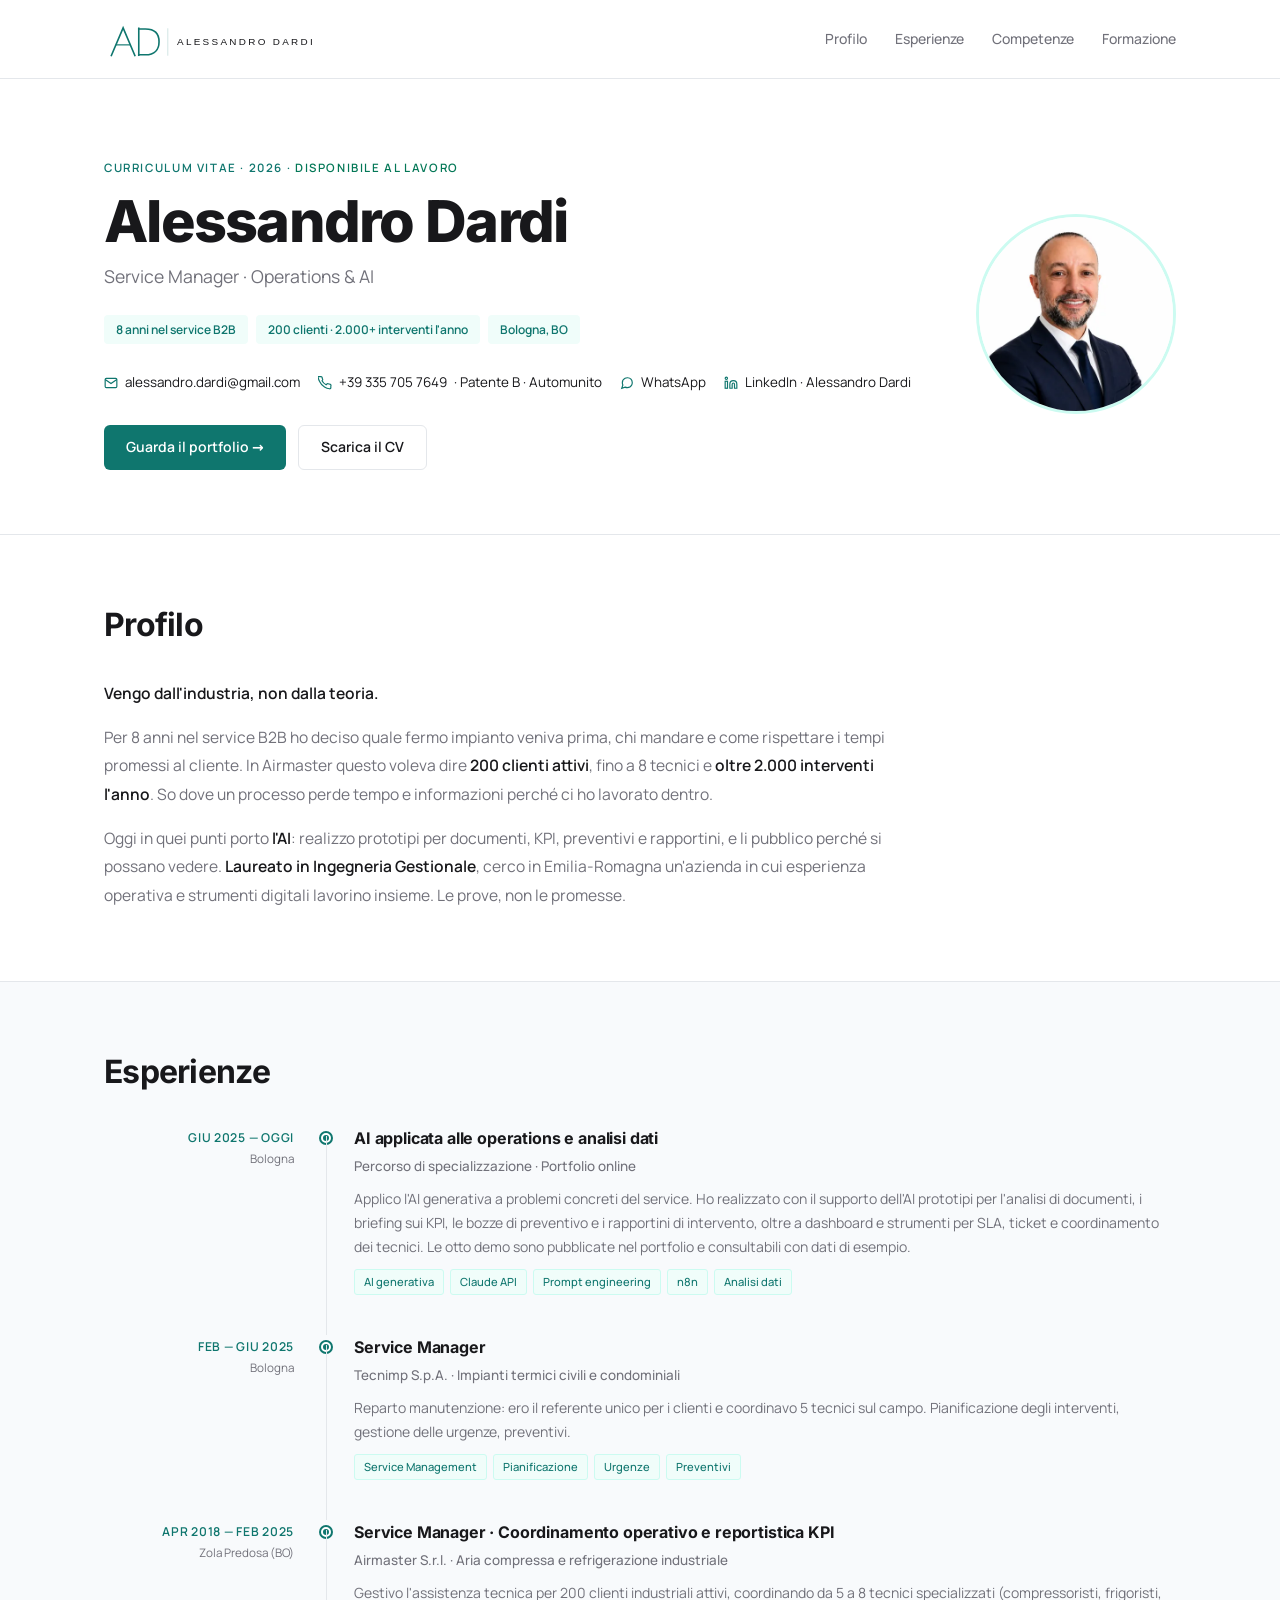
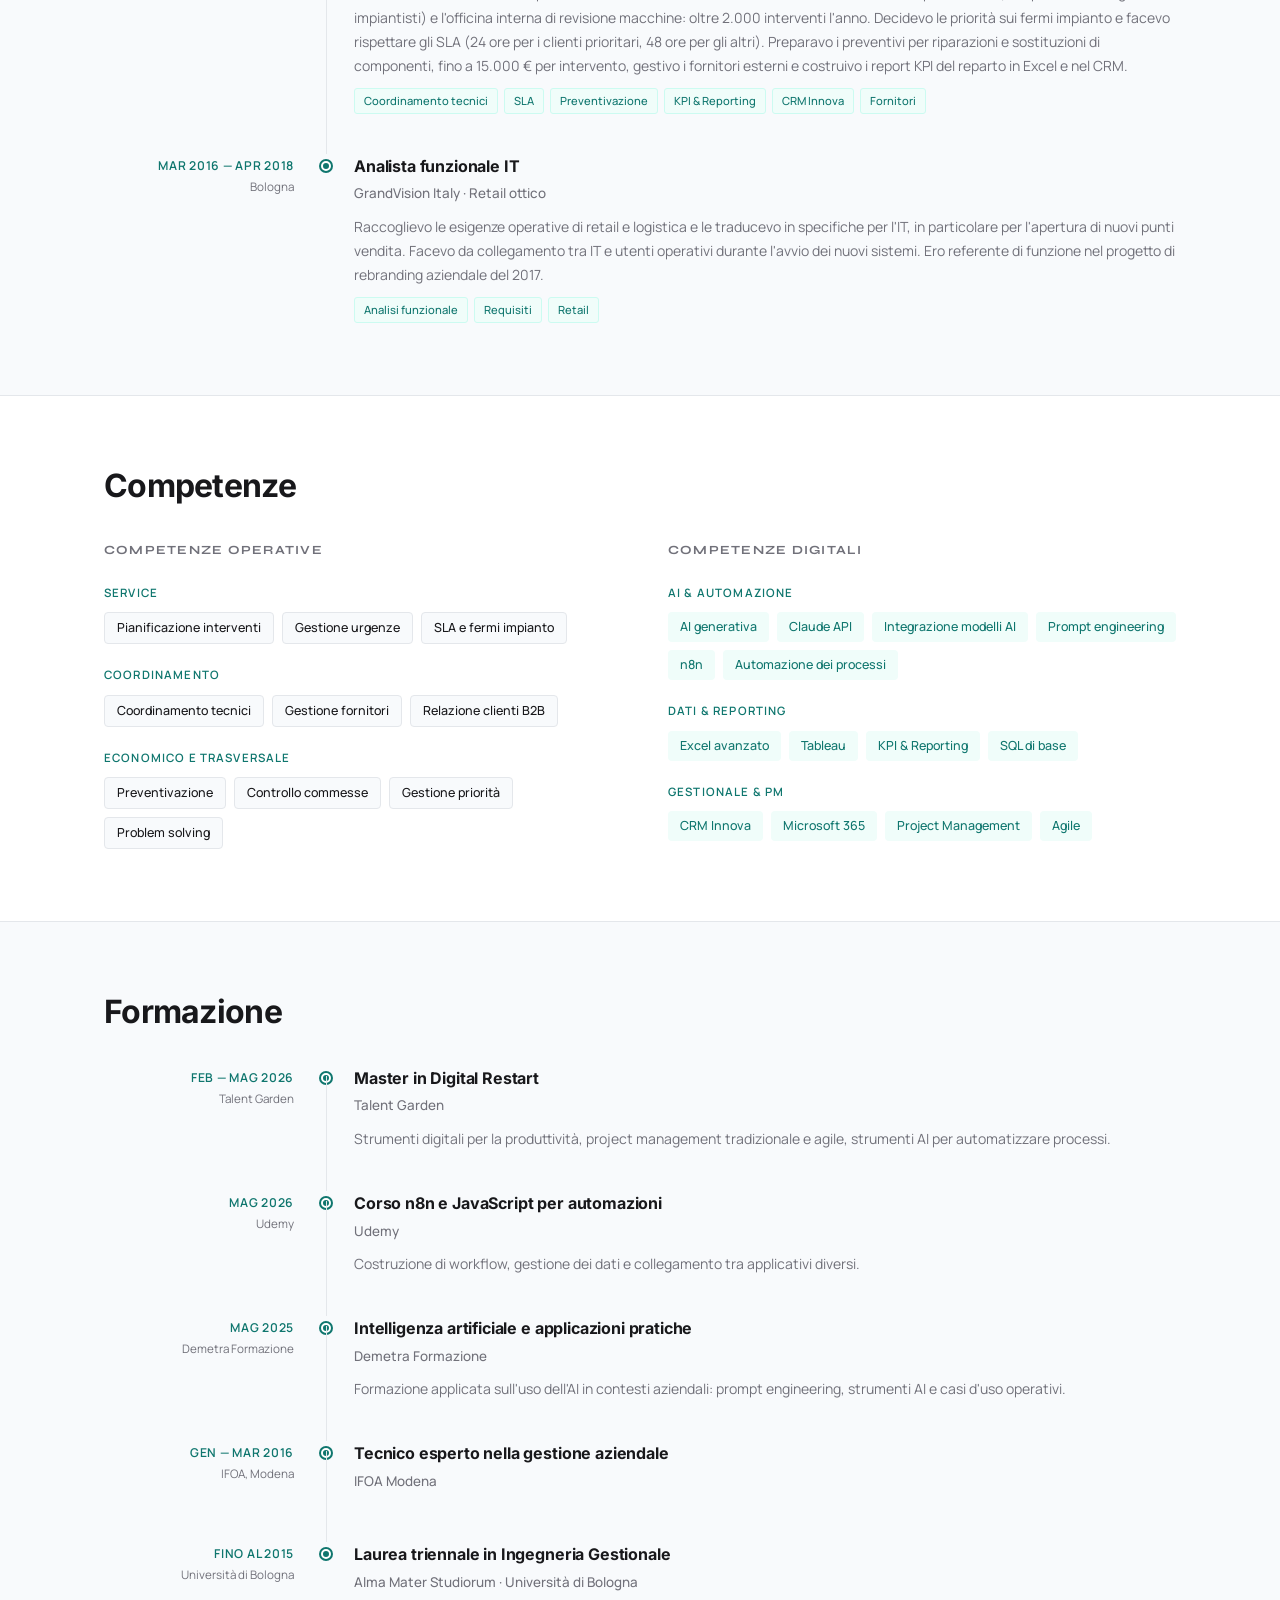
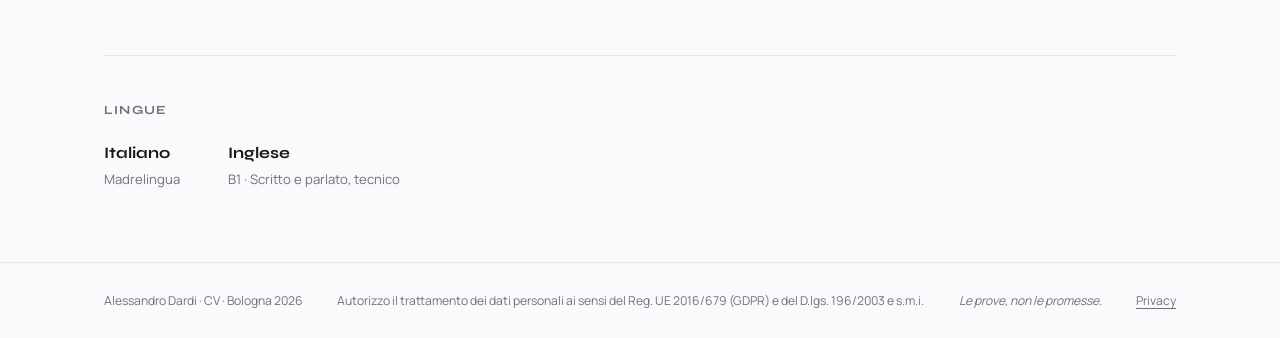
<file: cv.html>
﻿<!doctype html>
<html lang="it">
<head>
  <meta charset="utf-8">
  <meta name="viewport" content="width=device-width,initial-scale=1">
  <script>if('scrollRestoration' in history) history.scrollRestoration = 'manual';</script>
  <title>Curriculum Vitae — Alessandro Dardi | Service Manager Bologna</title>
  <meta name="description" content="CV di Alessandro Dardi, Service Manager a Bologna. Laureato in Ingegneria Gestionale, 8 anni nel service B2B, coordinamento tecnico e AI applicata.">
  <meta name="author" content="Alessandro Dardi">
  <link rel="icon" type="image/x-icon" href="/favicon.ico">
  <meta name="robots" content="index, follow">
  <link rel="canonical" href="https://alessandrodardi.it/cv.html">
  <meta property="og:title" content="CV — Alessandro Dardi | Service Manager Bologna">
  <meta property="og:description" content="Curriculum Vitae di Alessandro Dardi. Service B2B, coordinamento tecnico e AI applicata alle operations. Disponibile in Emilia-Romagna.">
  <meta property="og:url" content="https://alessandrodardi.it/cv.html">
  <meta property="og:type" content="profile">
  <meta property="og:locale" content="it_IT">
<meta property="og:image" content="https://alessandrodardi.it/og-image.png">
<meta property="og:image:width" content="1200">
<meta property="og:image:height" content="630">
<meta property="og:image:alt" content="Alessandro Dardi — Service Manager, Operations &amp; AI">
<meta name="twitter:card" content="summary_large_image">
<link rel="stylesheet" href="fonts/fonts.css">
  <style>
    :root {
      --bg:         #FFFFFF;
      --fg:         #18181B;
      --muted:      #71717A;
      --accent:     #0F766E;
      --accent-bg:  #F0FDFA;
      --accent-mid: #CCFBF1;
      --surface:    #F8FAFC;
      --border:     #E4E7EB;
      --green:      #047857;
      --display:    'Syne', system-ui, sans-serif;
      --heading:    'Inter', system-ui, sans-serif;
      --body:       'Manrope', system-ui, sans-serif;
    }
    @media (prefers-color-scheme: dark) {
      :root:not([data-theme="light"]) {
        --bg:        #0F1117;
        --fg:        #F1F5F9;
        --muted:     #94A3B8;
        --accent:    #2DD4BF;
        --accent-bg: #0D2320;
        --accent-mid:#134E4A;
        --surface:   #1A1F2E;
        --border:    #2D3748;
        --green:     #34D399;
        color-scheme: dark;
      }
    }
    :root[data-theme="dark"] {
      --bg:        #0F1117;
      --fg:        #F1F5F9;
      --muted:     #94A3B8;
      --accent:    #2DD4BF;
      --accent-bg: #0D2320;
      --accent-mid:#134E4A;
      --surface:   #1A1F2E;
      --border:    #2D3748;
      --green:     #34D399;
      color-scheme: dark;
    }

    *, *::before, *::after { box-sizing: border-box; }
    body {
      background: var(--bg);
      color: var(--fg);
      font-family: var(--body);
      font-size: 16px;
      line-height: 1.6;
      margin: 0;
      -webkit-font-smoothing: antialiased;
    }
    a { color: inherit; text-decoration: none; }
    a:focus-visible, button:focus-visible { outline: 2px solid var(--accent); outline-offset: 2px; border-radius: 4px; }

    .inner {
      max-width: 1120px;
      margin: 0 auto;
      padding-left: max(24px, env(safe-area-inset-left, 0px));
      padding-right: max(24px, env(safe-area-inset-right, 0px));
    }

    /* NAV */
    #nav {
      position: sticky;
      top: 0;
      z-index: 100;
      background: var(--bg);
      border-bottom: 1px solid var(--border);
    }
    .nav-row {
      display: flex;
      align-items: center;
      justify-content: space-between;
      padding-block: 20px;
      gap: 16px;
    }
    .nav-brand {
      display: flex;
      align-items: center;
      text-decoration: none;
    }
    .nav-brand svg { height: 38px; width: auto; }
    .nav-logo-full { display: block; }
    .nav-logo-mono { display: none; }
    @media (max-width: 520px) {
      .nav-logo-full { display: none; }
      .nav-logo-mono {
        display: flex;
        align-items: center;
        gap: 8px;
      }
      .nav-logo-mono svg {
        height: 28px;
        width: auto;
        flex-shrink: 0;
      }
      .nav-logo-stack {
        display: flex;
        flex-direction: column;
        line-height: 1.15;
        font-family: var(--display);
        font-weight: 700;
        font-size: 0.72rem;
        letter-spacing: 0.12em;
        color: var(--fg);
      }
      .nav-logo-stack span:first-child { color: var(--accent); }
    }
    .nav-logo-mark { stroke: var(--accent); }
    .nav-logo-sep  { stroke: var(--accent); opacity: 0.4; }
    .nav-logo-name { fill: var(--fg); font-family: Arial, Helvetica, sans-serif; }
    .nav-links {
      display: flex;
      gap: 28px;
      list-style: none;
      margin: 0; padding: 0;
    }
    .nav-links a {
      color: var(--muted);
      font-size: 0.875rem;
      font-weight: 500;
      transition: color 0.18s;
    }
    .nav-links a:hover { color: var(--fg); }
    .nav-burger {
      display: none;
      background: none;
      border: none;
      cursor: pointer;
      padding: 11px;
      color: var(--fg);
      line-height: 0;
    }
    .nav-mobile {
      display: none;
      border-top: 1px solid var(--border);
    }
    .nav-mobile a {
      display: block;
      padding: 14px 0;
      font-size: 1rem;
      font-weight: 500;
      color: var(--fg);
      text-decoration: none;
      border-bottom: 1px solid var(--border);
      transition: color 0.18s;
    }
    .nav-mobile a:last-child { border-bottom: none; }
    .nav-mobile a:hover { color: var(--accent); }
    #nav.nav-open .nav-mobile { display: block; }
    .btn {
      display: inline-flex;
      align-items: center;
      gap: 6px;
      padding: 10px 22px;
      border-radius: 6px;
      font-family: var(--body);
      font-size: 0.875rem;
      font-weight: 600;
      cursor: pointer;
      border: none;
      transition: opacity 0.18s, transform 0.14s;
      text-decoration: none;
    }
    .btn:hover { opacity: 0.82; transform: translateY(-1px); }
    .btn:active { transform: translateY(0); }
    .btn-solid { background: var(--accent); color: #fff; }
    .btn-ghost { background: transparent; color: var(--fg); border: 1.5px solid var(--border); }
    #back-top {
      position: fixed;
      bottom: 28px;
      right: 24px;
      width: 44px;
      height: 44px;
      border-radius: 50%;
      background: var(--accent);
      color: #fff;
      border: none;
      cursor: pointer;
      display: flex;
      align-items: center;
      justify-content: center;
      opacity: 0;
      pointer-events: none;
      transition: opacity 0.25s;
      z-index: 200;
    }
    #back-top.visible { opacity: 1; pointer-events: auto; }
    #back-top:hover { opacity: 0.85; }

    /* HERO */
    #hero {
      padding-block: 80px 64px;
      border-bottom: 1px solid var(--border);
    }
    .hero-cv {
      display: grid;
      grid-template-columns: 1fr 200px;
      gap: 48px;
      align-items: center;
    }
    .hero-photo {
      width: 200px;
      height: 200px;
      border-radius: 50%;
      object-fit: cover;
      object-position: center top;
      border: 3px solid var(--accent-mid);
      display: block;
    }
    .eyebrow {
      font-size: 0.72rem;
      font-weight: 600;
      letter-spacing: 0.14em;
      text-transform: uppercase;
      color: var(--accent);
      margin-bottom: 14px;
    }
    @keyframes pulse-disponibile {
      0%, 100% { opacity: 1; }
      50% { opacity: 0.3; }
    }
    .disponibile-pulse {
      animation: pulse-disponibile 2s ease-in-out infinite;
      color: var(--green);
      font-weight: 700;
    }
    .hero-name {
      font-family: var(--heading);
      font-size: clamp(2.2rem, 4.5vw, 3.6rem);
      font-weight: 800;
      line-height: 1.06;
      letter-spacing: -0.03em;
      margin: 0 0 10px;
    }
    .hero-subtitle {
      font-size: 1.1rem;
      color: var(--muted);
      font-weight: 400;
      margin: 0 0 24px;
    }
    .hero-badges {
      display: flex;
      flex-wrap: wrap;
      gap: 8px;
      margin-bottom: 28px;
    }
    .badge {
      font-size: 0.75rem;
      font-weight: 600;
      padding: 5px 12px;
      border-radius: 4px;
      background: var(--accent-bg);
      color: var(--accent);
    }
    .hero-contacts {
      display: flex;
      flex-wrap: wrap;
      gap: 18px;
      margin-bottom: 32px;
    }
    .contact-item {
      display: flex;
      align-items: center;
      gap: 7px;
      font-size: 0.84rem;
    }
    .contact-item svg { color: var(--accent); flex-shrink: 0; }
    .contact-item a:hover { color: var(--accent); }
    .hero-btns { display: flex; gap: 12px; flex-wrap: wrap; }

    /* SECTIONS */
    .section { padding-block: 72px; }
    .section-alt { background: var(--surface); }
    .section + .section,
    .section-alt + .section,
    .section + .section-alt { border-top: 1px solid var(--border); }

    .s-title {
      font-family: var(--heading);
      font-size: clamp(1.5rem, 2.8vw, 2rem);
      font-weight: 700;
      letter-spacing: -0.022em;
      margin: 0 0 36px;
      line-height: 1.12;
    }

    /* PROFILO */
    .profilo-text p {
      color: var(--muted);
      line-height: 1.82;
      margin: 0 0 16px;
      font-size: 0.975rem;
      max-width: 800px;
      text-align: left;
    }
    .profilo-text p:last-child { margin: 0; }
    .profilo-text strong { color: var(--fg); font-weight: 600; }

    /* TIMELINE */
    .timeline { display: flex; flex-direction: column; }
    .tl-item {
      display: grid;
      grid-template-columns: 190px 1fr;
      gap: 32px;
      padding-bottom: 40px;
      position: relative;
    }
    .tl-item:last-child { padding-bottom: 0; }
    .tl-item:not(:last-child)::after {
      content: '';
      position: absolute;
      left: 222px;
      top: 10px;
      bottom: 0;
      width: 1px;
      background: var(--border);
    }
    .tl-left { text-align: right; padding-top: 3px; }
    .tl-date {
      font-size: 0.76rem;
      font-weight: 600;
      color: var(--accent);
      text-transform: uppercase;
      letter-spacing: 0.06em;
      line-height: 1.4;
    }
    .tl-place {
      font-size: 0.73rem;
      color: var(--muted);
      margin-top: 5px;
      line-height: 1.5;
    }
    .tl-right {
      padding-left: 28px;
      position: relative;
    }
    .tl-right::before {
      content: '';
      position: absolute;
      left: -5px;
      top: 7px;
      width: 10px;
      height: 10px;
      border-radius: 50%;
      background: var(--accent);
      border: 2px solid var(--bg);
      box-shadow: 0 0 0 2px var(--accent);
    }
    .tl-role {
      font-family: var(--heading);
      font-size: 1rem;
      font-weight: 700;
      margin: 0 0 4px;
      letter-spacing: -0.01em;
    }
    .tl-company {
      font-size: 0.84rem;
      color: var(--muted);
      font-weight: 500;
      margin: 0 0 10px;
    }
    .tl-desc {
      font-size: 0.875rem;
      color: var(--muted);
      line-height: 1.72;
      margin: 0;
    }
    .tl-tags { display: flex; flex-wrap: wrap; gap: 6px; margin-top: 10px; }
    .tl-tag {
      font-size: 0.7rem;
      font-weight: 500;
      padding: 3px 9px;
      border-radius: 3px;
      background: var(--accent-bg);
      color: var(--accent);
      border: 1px solid var(--accent-mid);
    }

    /* COMPETENZE */
    .skills-layout {
      display: grid;
      grid-template-columns: 1fr 1fr;
      gap: 56px;
    }
    .skill-block-title {
      font-family: var(--display);
      font-size: 0.78rem;
      font-weight: 700;
      text-transform: uppercase;
      letter-spacing: 0.1em;
      color: var(--muted);
      margin-bottom: 24px;
    }
    .skill-group { margin-bottom: 22px; }
    .skill-group:last-child { margin-bottom: 0; }
    .skill-group-label {
      font-size: 0.72rem;
      font-weight: 600;
      color: var(--accent);
      text-transform: uppercase;
      letter-spacing: 0.1em;
      margin-bottom: 10px;
    }
    .tags { display: flex; flex-wrap: wrap; gap: 8px; }
    .tag {
      font-size: 0.78rem;
      font-weight: 500;
      padding: 5px 12px;
      border-radius: 4px;
      background: var(--accent-bg);
      color: var(--accent);
    }
    .tag-neutral {
      background: var(--surface);
      color: var(--fg);
      border: 1px solid var(--border);
    }

    /* LINGUE */
    .lang-row { display: flex; gap: 48px; flex-wrap: wrap; }
    .lang-name {
      font-family: var(--display);
      font-size: 1rem;
      font-weight: 700;
      margin-bottom: 3px;
    }
    .lang-level { font-size: 0.82rem; color: var(--muted); }

    /* FOOTER */
    footer {
      background: var(--surface);
      border-top: 1px solid var(--border);
      padding-block: 28px;
    }
    .footer-row {
      display: flex;
      align-items: center;
      justify-content: space-between;
      gap: 16px;
      flex-wrap: wrap;
    }
    .footer-row p { font-size: 0.76rem; color: var(--muted); margin: 0; }
    .footer-tagline { font-style: italic; }
    .footer-row a { text-decoration: underline; text-underline-offset: 3px; }
    .footer-row a:hover { color: var(--accent); }

    /* FADE */
    .fade-up {
      opacity: 0;
      transform: translateY(16px);
      transition: opacity 0.5s ease, transform 0.5s ease;
    }
    .fade-up.in { opacity: 1; transform: translateY(0); }
    @media (prefers-reduced-motion: reduce) {
      .fade-up { opacity: 1; transform: none; transition: none; }
      .disponibile-pulse { animation: none; }
    }

    /* RESPONSIVE */
    @media (max-width: 820px) {
      .nav-links { display: none; }
      .nav-burger { display: block; }
      .hero-cv { grid-template-columns: 1fr; }
      .hero-photo { width: 100px; height: 100px; order: -1; }
      .tl-item { grid-template-columns: 1fr; gap: 6px; }
      .tl-item::after { display: none; }
      .tl-left { text-align: left; }
      .tl-right { padding-left: 0; }
      .tl-right::before { display: none; }
      .skills-layout { grid-template-columns: 1fr; gap: 32px; }
    }
    @media (max-width: 520px) {
      #hero { padding-block: 56px 44px; }
      .hero-contacts { flex-direction: column; gap: 12px; }
    }
  </style>
<script defer src="https://cloud.umami.is/script.js" data-website-id="7a2837f0-c1d5-4eaf-b0c4-a9f93e444e4a" data-domains="alessandrodardi.it,www.alessandrodardi.it"></script>
</head>
<body>

<!-- NAV -->
<nav id="nav">
  <div class="inner nav-row">
    <a href="index.html" class="nav-brand" aria-label="Alessandro Dardi">
      <!-- Logo completo: desktop -->
      <svg class="nav-logo-full" viewBox="0 0 1060 165" xmlns="http://www.w3.org/2000/svg" aria-hidden="true">
        <g fill="none" stroke-linecap="square" stroke-linejoin="miter">
          <path class="nav-logo-mark" d="M32 154 L83 34 L134 154" stroke-width="7"/>
          <path class="nav-logo-mark" d="M54 108 L111 108" stroke-width="5"/>
          <path class="nav-logo-mark" d="M151 36 L151 153" stroke-width="7"/>
          <path class="nav-logo-mark" d="M151 39 L180 39 C221 39 239 61 239 94 C239 128 220 151 180 151 L151 151" stroke-width="7"/>
          <path class="nav-logo-sep" d="M277 38 L277 153" stroke-width="2"/>
        </g>
        <text class="nav-logo-name" x="317" y="107" font-size="43" font-weight="400" letter-spacing="10">ALESSANDRO DARDI</text>
      </svg>
      <!-- Monogramma + nome impilato: mobile -->
      <span class="nav-logo-mono" aria-hidden="true">
        <svg viewBox="0 0 260 165" xmlns="http://www.w3.org/2000/svg">
          <g fill="none" stroke-linecap="square" stroke-linejoin="miter">
            <path class="nav-logo-mark" d="M32 154 L83 34 L134 154" stroke-width="7"/>
            <path class="nav-logo-mark" d="M54 108 L111 108" stroke-width="5"/>
            <path class="nav-logo-mark" d="M151 36 L151 153" stroke-width="7"/>
            <path class="nav-logo-mark" d="M151 39 L180 39 C221 39 239 61 239 94 C239 128 220 151 180 151 L151 151" stroke-width="7"/>
          </g>
        </svg>
        <span class="nav-logo-stack">
          <span>ALESSANDRO</span>
          <span>DARDI</span>
        </span>
      </span>
    </a>
    <ul class="nav-links">
      <li><a href="#profilo">Profilo</a></li>
      <li><a href="#esperienze">Esperienze</a></li>
      <li><a href="#competenze">Competenze</a></li>
      <li><a href="#formazione">Formazione</a></li>
    </ul>
    <button class="nav-burger" aria-label="Apri menu" aria-expanded="false">
      <svg width="22" height="22" viewBox="0 0 22 22" fill="none" stroke="currentColor" stroke-width="2" stroke-linecap="round">
        <line x1="2" y1="5" x2="20" y2="5"/><line x1="2" y1="11" x2="20" y2="11"/><line x1="2" y1="17" x2="20" y2="17"/>
      </svg>
    </button>
  </div>
  <div class="nav-mobile inner">
    <a href="#profilo">Profilo</a>
    <a href="#esperienze">Esperienze</a>
    <a href="#competenze">Competenze</a>
    <a href="#formazione">Formazione</a>
  </div>
</nav>

<!-- HERO -->
<section id="hero">
  <div class="inner">
    <div class="hero-cv">
      <div>
        <div class="eyebrow fade-up">Curriculum Vitae · 2026 · <span class="disponibile-pulse">Disponibile al lavoro</span></div>
        <h1 class="hero-name fade-up">Alessandro Dardi</h1>
        <p class="hero-subtitle fade-up">Service Manager · Operations &amp; AI</p>
        <div class="hero-badges fade-up">
          <span class="badge">8 anni nel service B2B</span>
          <span class="badge">200 clienti · 2.000+ interventi l'anno</span>
          <span class="badge">Bologna, BO</span>
        </div>
        <div class="hero-contacts fade-up">
          <span class="contact-item">
            <svg width="14" height="14" viewBox="0 0 24 24" fill="none" stroke="currentColor" stroke-width="2"><path d="M4 4h16c1.1 0 2 .9 2 2v12c0 1.1-.9 2-2 2H4c-1.1 0-2-.9-2-2V6c0-1.1.9-2 2-2z"/><polyline points="22,6 12,13 2,6"/></svg>
            <a href="mailto:alessandro.dardi@gmail.com">alessandro.dardi@gmail.com</a>
          </span>
          <span class="contact-item">
            <svg width="14" height="14" viewBox="0 0 24 24" fill="none" stroke="currentColor" stroke-width="2"><path d="M22 16.92v3a2 2 0 01-2.18 2 19.79 19.79 0 01-8.63-3.07A19.5 19.5 0 013.07 9.81 19.79 19.79 0 01.22 1.18 2 2 0 012.18 1h3a2 2 0 012 1.72c.127.96.361 1.903.7 2.81a2 2 0 01-.45 2.11L6.91 8.15a16 16 0 006.94 6.94l1.41-1.41a2 2 0 012.11-.45c.907.339 1.85.573 2.81.7A2 2 0 0122 16.92z"/></svg>
            <a href="tel:+393357057649">+39 335 705 7649</a> · Patente B · Automunito
          </span>
          <span class="contact-item">
            <svg width="14" height="14" viewBox="0 0 24 24" fill="none" stroke="currentColor" stroke-width="2"><path d="M21 11.5a8.38 8.38 0 01-.9 3.8 8.5 8.5 0 01-7.6 4.7 8.38 8.38 0 01-3.8-.9L3 21l1.9-5.7a8.38 8.38 0 01-.9-3.8 8.5 8.5 0 014.7-7.6 8.38 8.38 0 013.8-.9h.5a8.48 8.48 0 018 8v.5z"/></svg>
            <a href="https://wa.me/393357057649?text=Ciao%20Alessandro%2C%20ho%20visto%20il%20tuo%20portfolio%20" target="_blank">WhatsApp</a>
          </span>
          <span class="contact-item">
            <svg width="14" height="14" viewBox="0 0 24 24" fill="none" stroke="currentColor" stroke-width="2"><path d="M16 8a6 6 0 016 6v7h-4v-7a2 2 0 00-2-2 2 2 0 00-2 2v7h-4v-7a6 6 0 016-6z"/><rect x="2" y="9" width="4" height="12"/><circle cx="4" cy="4" r="2"/></svg>
            <a href="https://www.linkedin.com/in/alessandro-dardi" target="_blank">LinkedIn · Alessandro Dardi</a>
          </span>
        </div>
        <div class="hero-btns fade-up">
          <a href="index.html" class="btn btn-solid">Guarda il portfolio →</a>
          <a href="CV_Alessandro_Dardi_2026.pdf" download class="btn btn-ghost">Scarica il CV</a>
        </div>
      </div>
      <img src="foto_profilo.webp" width="200" height="200" fetchpriority="high" alt="Alessandro Dardi" class="hero-photo fade-up">
    </div>
  </div>
</section>

<!-- PROFILO -->
<section id="profilo" class="section">
  <div class="inner">
    <h2 class="s-title fade-up">Profilo</h2>
    <div class="profilo-text">
      <p class="fade-up"><strong>Vengo dall'industria, non dalla teoria.</strong></p>
      <p class="fade-up">Per 8 anni nel service B2B ho deciso quale fermo impianto veniva prima, chi mandare e come rispettare i tempi promessi al cliente. In Airmaster questo voleva dire <strong>200 clienti attivi</strong>, fino a 8 tecnici e <strong>oltre 2.000 interventi l'anno</strong>. So dove un processo perde tempo e informazioni perché ci ho lavorato dentro.</p>
      <p class="fade-up">Oggi in quei punti porto <strong>l'AI</strong>: realizzo prototipi per documenti, KPI, preventivi e rapportini, e li pubblico perché si possano vedere. <strong>Laureato in Ingegneria Gestionale</strong>, cerco in Emilia-Romagna un'azienda in cui esperienza operativa e strumenti digitali lavorino insieme. Le prove, non le promesse.</p>
    </div>
  </div>
</section>

<!-- ESPERIENZE -->
<section id="esperienze" class="section section-alt">
  <div class="inner">
    <h2 class="s-title fade-up">Esperienze</h2>
    <div class="timeline">

      <div class="tl-item tl-current fade-up">
        <div class="tl-left">
          <div class="tl-date">Giu 2025 — oggi</div>
          <div class="tl-place">Bologna</div>
        </div>
        <div class="tl-right">
          <div class="tl-role">AI applicata alle operations e analisi dati</div>
          <div class="tl-company">Percorso di specializzazione · Portfolio online</div>
          <p class="tl-desc">Applico l'AI generativa a problemi concreti del service. Ho realizzato con il supporto dell'AI prototipi per l'analisi di documenti, i briefing sui KPI, le bozze di preventivo e i rapportini di intervento, oltre a dashboard e strumenti per SLA, ticket e coordinamento dei tecnici. Le otto demo sono pubblicate nel portfolio e consultabili con dati di esempio.</p>
          <div class="tl-tags">
            <span class="tl-tag">AI generativa</span>
            <span class="tl-tag">Claude API</span>
            <span class="tl-tag">Prompt engineering</span>
            <span class="tl-tag">n8n</span>
            <span class="tl-tag">Analisi dati</span>
          </div>
        </div>
      </div>

      <div class="tl-item fade-up">
        <div class="tl-left">
          <div class="tl-date">Feb — Giu 2025</div>
          <div class="tl-place">Bologna</div>
        </div>
        <div class="tl-right">
          <div class="tl-role">Service Manager</div>
          <div class="tl-company">Tecnimp S.p.A. · Impianti termici civili e condominiali</div>
          <p class="tl-desc">Reparto manutenzione: ero il referente unico per i clienti e coordinavo 5 tecnici sul campo. Pianificazione degli interventi, gestione delle urgenze, preventivi.</p>
          <div class="tl-tags">
            <span class="tl-tag">Service Management</span>
            <span class="tl-tag">Pianificazione</span>
            <span class="tl-tag">Urgenze</span>
            <span class="tl-tag">Preventivi</span>
          </div>
        </div>
      </div>

      <div class="tl-item fade-up">
        <div class="tl-left">
          <div class="tl-date">Apr 2018 — Feb 2025</div>
          <div class="tl-place">Zola Predosa (BO)</div>
        </div>
        <div class="tl-right">
          <div class="tl-role">Service Manager · Coordinamento operativo e reportistica KPI</div>
          <div class="tl-company">Airmaster S.r.l. · Aria compressa e refrigerazione industriale</div>
          <p class="tl-desc">Gestivo l'assistenza tecnica per 200 clienti industriali attivi, coordinando da 5 a 8 tecnici specializzati (compressoristi, frigoristi, impiantisti) e l'officina interna di revisione macchine: oltre 2.000 interventi l'anno. Decidevo le priorità sui fermi impianto e facevo rispettare gli SLA (24 ore per i clienti prioritari, 48 ore per gli altri). Preparavo i preventivi per riparazioni e sostituzioni di componenti, fino a 15.000 € per intervento, gestivo i fornitori esterni e costruivo i report KPI del reparto in Excel e nel CRM.</p>
          <div class="tl-tags">
            <span class="tl-tag">Coordinamento tecnici</span>
            <span class="tl-tag">SLA</span>
            <span class="tl-tag">Preventivazione</span>
            <span class="tl-tag">KPI &amp; Reporting</span>
            <span class="tl-tag">CRM Innova</span>
            <span class="tl-tag">Fornitori</span>
          </div>
        </div>
      </div>

      <div class="tl-item fade-up">
        <div class="tl-left">
          <div class="tl-date">Mar 2016 — Apr 2018</div>
          <div class="tl-place">Bologna</div>
        </div>
        <div class="tl-right">
          <div class="tl-role">Analista funzionale IT</div>
          <div class="tl-company">GrandVision Italy · Retail ottico</div>
          <p class="tl-desc">Raccoglievo le esigenze operative di retail e logistica e le traducevo in specifiche per l'IT, in particolare per l'apertura di nuovi punti vendita. Facevo da collegamento tra IT e utenti operativi durante l'avvio dei nuovi sistemi. Ero referente di funzione nel progetto di rebranding aziendale del 2017.</p>
          <div class="tl-tags">
            <span class="tl-tag">Analisi funzionale</span>
            <span class="tl-tag">Requisiti</span>
            <span class="tl-tag">Retail</span>
          </div>
        </div>
      </div>

    </div>
  </div>
</section>

<!-- COMPETENZE -->
<section id="competenze" class="section">
  <div class="inner">
    <h2 class="s-title fade-up">Competenze</h2>
    <div class="skills-layout">

      <div class="fade-up">
        <div class="skill-block-title">Competenze operative</div>
        <div class="skill-group">
          <div class="skill-group-label">Service</div>
          <div class="tags">
            <span class="tag tag-neutral">Pianificazione interventi</span>
            <span class="tag tag-neutral">Gestione urgenze</span>
            <span class="tag tag-neutral">SLA e fermi impianto</span>
          </div>
        </div>
        <div class="skill-group">
          <div class="skill-group-label">Coordinamento</div>
          <div class="tags">
            <span class="tag tag-neutral">Coordinamento tecnici</span>
            <span class="tag tag-neutral">Gestione fornitori</span>
            <span class="tag tag-neutral">Relazione clienti B2B</span>
          </div>
        </div>
        <div class="skill-group">
          <div class="skill-group-label">Economico e trasversale</div>
          <div class="tags">
            <span class="tag tag-neutral">Preventivazione</span>
            <span class="tag tag-neutral">Controllo commesse</span>
            <span class="tag tag-neutral">Gestione priorità</span>
            <span class="tag tag-neutral">Problem solving</span>
          </div>
        </div>
      </div>

      <div class="fade-up">
        <div class="skill-block-title">Competenze digitali</div>
        <div class="skill-group">
          <div class="skill-group-label">AI &amp; Automazione</div>
          <div class="tags">
            <span class="tag">AI generativa</span>
            <span class="tag">Claude API</span>
            <span class="tag">Integrazione modelli AI</span>
            <span class="tag">Prompt engineering</span>
            <span class="tag">n8n</span>
            <span class="tag">Automazione dei processi</span>
          </div>
        </div>
        <div class="skill-group">
          <div class="skill-group-label">Dati &amp; Reporting</div>
          <div class="tags">
            <span class="tag">Excel avanzato</span>
            <span class="tag">Tableau</span>
            <span class="tag">KPI &amp; Reporting</span>
            <span class="tag">SQL di base</span>
          </div>
        </div>
        <div class="skill-group">
          <div class="skill-group-label">Gestionale &amp; PM</div>
          <div class="tags">
            <span class="tag">CRM Innova</span>
            <span class="tag">Microsoft 365</span>
            <span class="tag">Project Management</span>
            <span class="tag">Agile</span>
          </div>
        </div>
      </div>

    </div>
  </div>
</section>

<!-- FORMAZIONE -->
<section id="formazione" class="section section-alt">
  <div class="inner">
    <h2 class="s-title fade-up">Formazione</h2>
    <div class="timeline">

      <div class="tl-item fade-up">
        <div class="tl-left">
          <div class="tl-date">Feb — Mag 2026</div>
          <div class="tl-place">Talent Garden</div>
        </div>
        <div class="tl-right">
          <div class="tl-role">Master in Digital Restart</div>
          <div class="tl-company">Talent Garden</div>
          <p class="tl-desc">Strumenti digitali per la produttività, project management tradizionale e agile, strumenti AI per automatizzare processi.</p>
        </div>
      </div>

      <div class="tl-item fade-up">
        <div class="tl-left">
          <div class="tl-date">Mag 2026</div>
          <div class="tl-place">Udemy</div>
        </div>
        <div class="tl-right">
          <div class="tl-role">Corso n8n e JavaScript per automazioni</div>
          <div class="tl-company">Udemy</div>
          <p class="tl-desc">Costruzione di workflow, gestione dei dati e collegamento tra applicativi diversi.</p>
        </div>
      </div>

      <div class="tl-item fade-up">
        <div class="tl-left">
          <div class="tl-date">Mag 2025</div>
          <div class="tl-place">Demetra Formazione</div>
        </div>
        <div class="tl-right">
          <div class="tl-role">Intelligenza artificiale e applicazioni pratiche</div>
          <div class="tl-company">Demetra Formazione</div>
          <p class="tl-desc">Formazione applicata sull'uso dell'AI in contesti aziendali: prompt engineering, strumenti AI e casi d'uso operativi.</p>
        </div>
      </div>

      <div class="tl-item fade-up">
        <div class="tl-left">
          <div class="tl-date">Gen — Mar 2016</div>
          <div class="tl-place">IFOA, Modena</div>
        </div>
        <div class="tl-right">
          <div class="tl-role">Tecnico esperto nella gestione aziendale</div>
          <div class="tl-company">IFOA Modena</div>
        </div>
      </div>

      <div class="tl-item fade-up">
        <div class="tl-left">
          <div class="tl-date">Fino al 2015</div>
          <div class="tl-place">Università di Bologna</div>
        </div>
        <div class="tl-right">
          <div class="tl-role">Laurea triennale in Ingegneria Gestionale</div>
          <div class="tl-company">Alma Mater Studiorum · Università di Bologna</div>
        </div>
      </div>

    </div>

    <!-- LINGUE -->
    <div style="margin-top: 52px; padding-top: 44px; border-top: 1px solid var(--border);">
      <h3 class="fade-up" style="font-family: var(--display); font-size: 0.78rem; font-weight: 700; text-transform: uppercase; letter-spacing: 0.1em; color: var(--muted); margin: 0 0 20px;">Lingue</h3>
      <div class="lang-row fade-up">
        <div>
          <div class="lang-name">Italiano</div>
          <div class="lang-level">Madrelingua</div>
        </div>
        <div>
          <div class="lang-name">Inglese</div>
          <div class="lang-level">B1 · Scritto e parlato, tecnico</div>
        </div>
      </div>
    </div>
  </div>
</section>

<!-- FOOTER -->
<footer>
  <div class="inner">
    <div class="footer-row">
      <p>Alessandro Dardi · CV · Bologna 2026</p>
      <p>Autorizzo il trattamento dei dati personali ai sensi del Reg. UE 2016/679 (GDPR) e del D.lgs. 196/2003 e s.m.i.</p>
      <p class="footer-tagline">Le prove, non le promesse.</p>
      <p><a href="privacy.html">Privacy</a></p>
    </div>
  </div>
</footer>

<button id="back-top" aria-label="Torna in cima">
  <svg width="18" height="18" viewBox="0 0 18 18" fill="none" stroke="currentColor" stroke-width="2.2" stroke-linecap="round" stroke-linejoin="round">
    <polyline points="3,11 9,5 15,11"/>
  </svg>
</button>

<script>
if ('scrollRestoration' in history) history.scrollRestoration = 'manual';
window.scrollTo(0, 0);

const burger = document.querySelector('.nav-burger');
const navEl = document.getElementById('nav');
if (burger) {
  burger.addEventListener('click', () => {
    const open = navEl.classList.toggle('nav-open');
    burger.setAttribute('aria-expanded', open);
  });
  document.querySelectorAll('.nav-mobile a').forEach(a => {
    a.addEventListener('click', () => {
      navEl.classList.remove('nav-open');
      burger.setAttribute('aria-expanded', 'false');
    });
  });
}

const backTop = document.getElementById('back-top');
window.addEventListener('scroll', () => {
  backTop.classList.toggle('visible', window.scrollY > 400);
}, { passive: true });
backTop.addEventListener('click', () => window.scrollTo({ top: 0, behavior: 'smooth' }));
const io = new IntersectionObserver(entries => {
  entries.forEach(e => {
    if (e.isIntersecting) { e.target.classList.add('in'); io.unobserve(e.target); }
  });
}, { threshold: 0.08 });
document.querySelectorAll('.fade-up').forEach(el => io.observe(el));
</script>

</body>
</html>
</file>
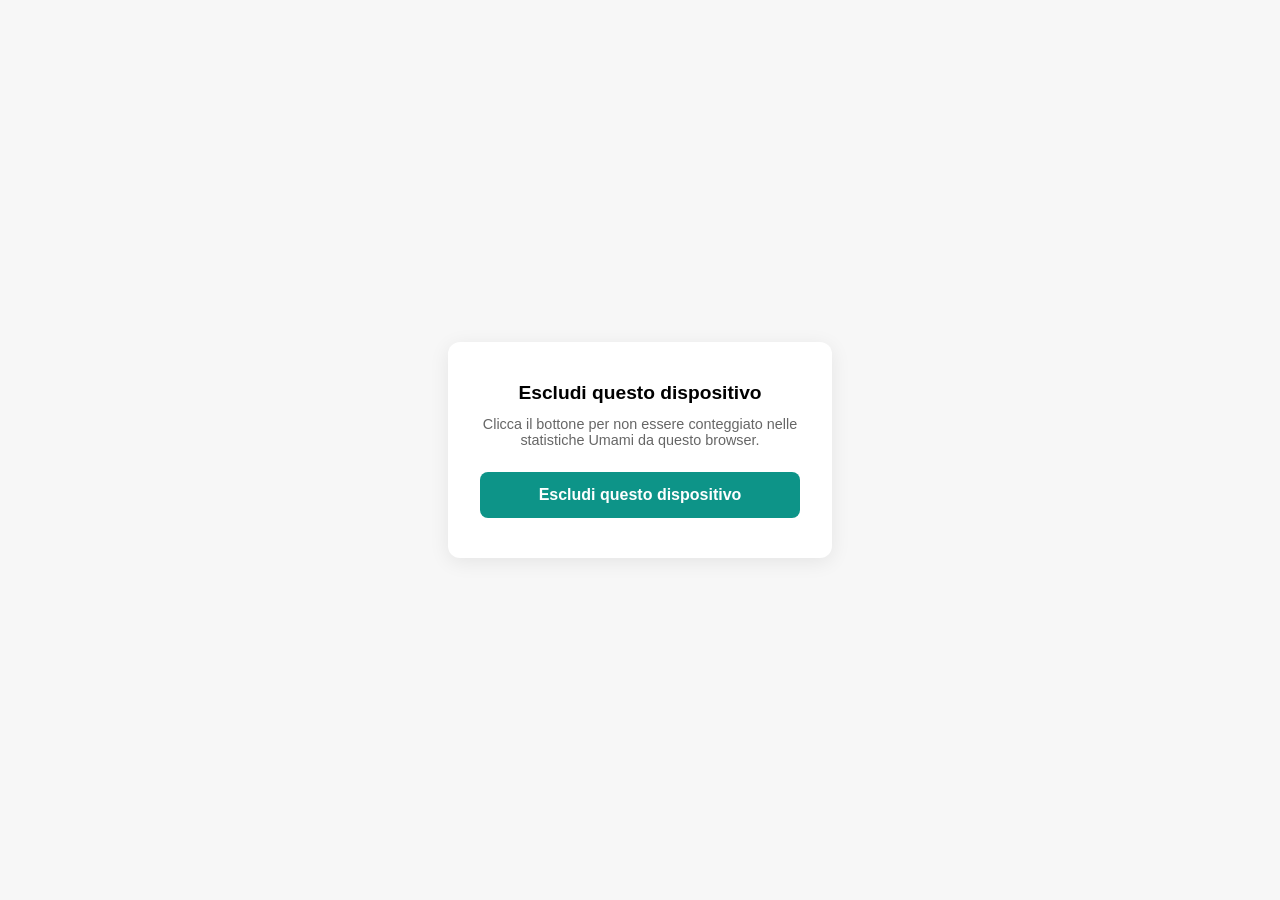
<file: opt-out.html>
<!DOCTYPE html>
<html lang="it">
<head>
<meta charset="UTF-8">
<meta name="viewport" content="width=device-width, initial-scale=1.0">
<title>Umami Opt-out</title>
<style>
  body { font-family: sans-serif; display: flex; flex-direction: column; align-items: center; justify-content: center; min-height: 100vh; margin: 0; background: #f7f7f7; }
  .box { background: #fff; border-radius: 12px; padding: 40px 32px; text-align: center; box-shadow: 0 4px 20px rgba(0,0,0,0.08); max-width: 320px; }
  h2 { margin: 0 0 12px; font-size: 1.2rem; }
  p { color: #666; font-size: 0.9rem; margin: 0 0 24px; }
  button { background: #0D9488; color: #fff; border: none; border-radius: 8px; padding: 14px 28px; font-size: 1rem; font-weight: 600; cursor: pointer; width: 100%; }
  .status { margin-top: 20px; font-size: 0.9rem; font-weight: 600; color: #0D9488; display: none; }
</style>
</head>
<body>
<div class="box">
  <h2>Escludi questo dispositivo</h2>
  <p>Clicca il bottone per non essere conteggiato nelle statistiche Umami da questo browser.</p>
  <button onclick="optOut()">Escludi questo dispositivo</button>
  <div class="status" id="status">Fatto! Questo dispositivo è escluso.</div>
</div>
<script>
  function optOut() {
    localStorage.setItem('umami.disabled', '1');
    document.getElementById('status').style.display = 'block';
    document.querySelector('button').disabled = true;
    document.querySelector('button').style.opacity = '0.5';
  }
  if (localStorage.getItem('umami.disabled') === '1') {
    document.getElementById('status').style.display = 'block';
    document.querySelector('button').disabled = true;
    document.querySelector('button').style.opacity = '0.5';
  }
</script>
</body>
</html>
</file>
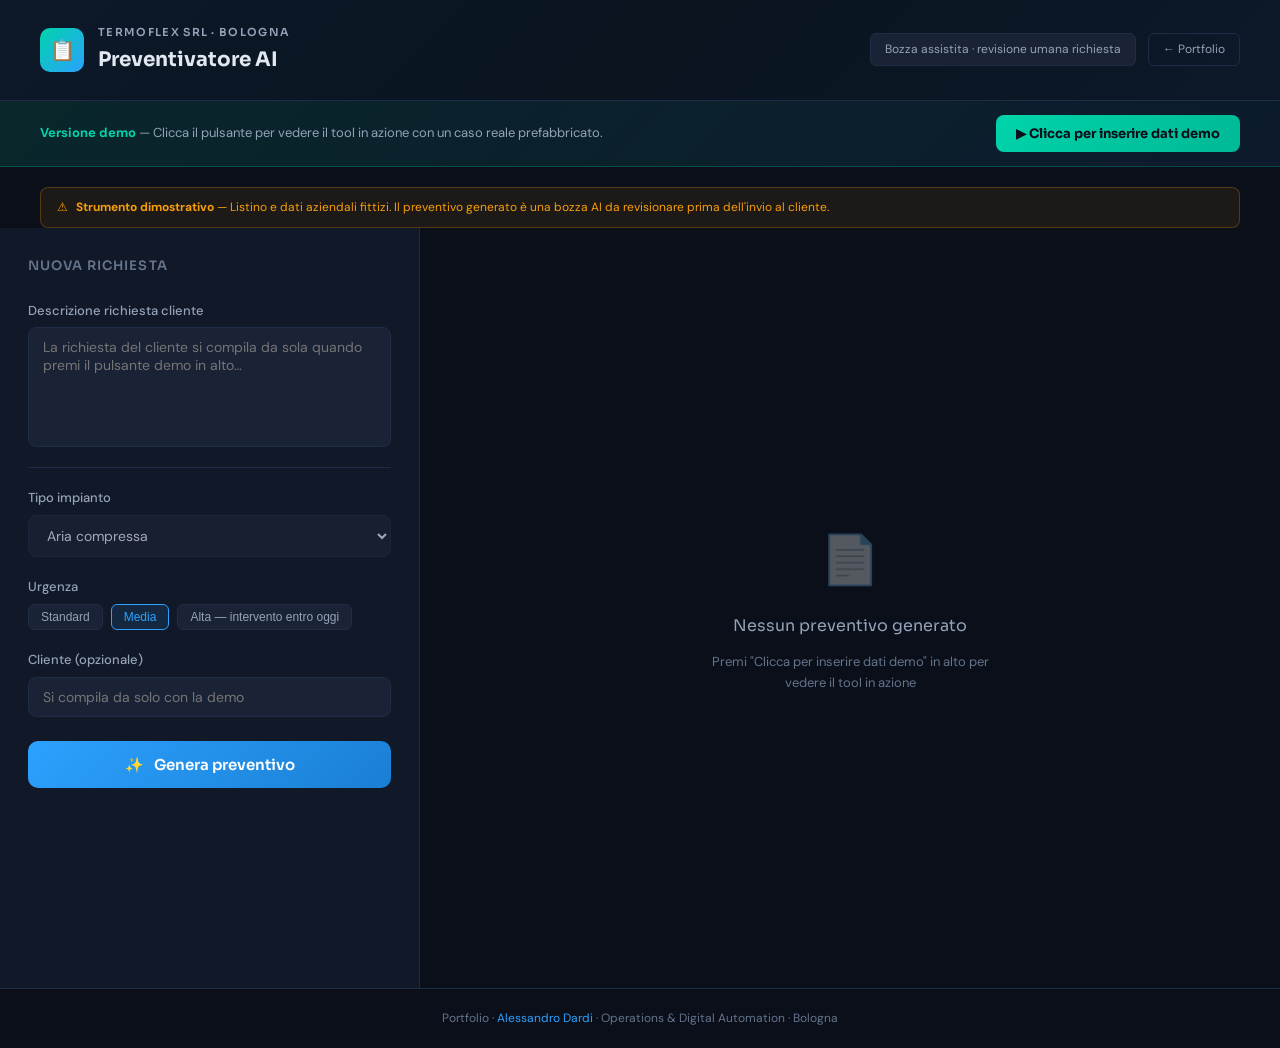
<file: preventivatore_demo.html>
<!DOCTYPE html>
<html lang="it">
<head>
<meta charset="UTF-8">
<meta name="viewport" content="width=device-width, initial-scale=1.0">
<title>Preventivatore AI — Demo · Alessandro Dardi</title>
<link rel="stylesheet" href="fonts/fonts-demo.css">
<style>
  :root {
    --bg: #0a0f1a;
    --surface: #111827;
    --surface2: #1a2235;
    --border: #1e2d45;
    --accent: #2ca1fe;
    --accent2: #00d4aa;
    --warn: #f59e0b;
    --danger: #ef4444;
    --green: #10b981;
    --text: #e2e8f0;
    --text-muted: #64748b;
    --text-dim: #94a3b8;
  }
  * { box-sizing: border-box; margin: 0; padding: 0; }
  body { background: var(--bg); color: var(--text); font-family: 'DM Sans', sans-serif; font-size: 15px; line-height: 1.6; min-height: 100vh; }

  /* HEADER */
  .header {
    background: linear-gradient(135deg, #0d1829 0%, #0a1520 50%, #0d1829 100%);
    border-bottom: 1px solid var(--border);
    padding: 24px 40px;
    display: flex; align-items: center; justify-content: space-between; flex-wrap: wrap; gap: 14px;
  }
  .brand { display: flex; align-items: center; gap: 14px; }
  .brand-icon { width: 44px; height: 44px; background: linear-gradient(135deg, var(--accent2), var(--accent)); border-radius: 10px; display: flex; align-items: center; justify-content: center; font-size: 20px; }
  .brand-name { font-family: 'Sora', sans-serif; font-size: 11px; font-weight: 600; letter-spacing: 0.12em; text-transform: uppercase; color: var(--text-dim); margin-bottom: 2px; }
  .brand-title { font-family: 'Sora', sans-serif; font-size: 20px; font-weight: 700; }
  .header-badge { background: var(--surface2); border: 1px solid var(--border); border-radius: 6px; padding: 6px 14px; font-size: 12px; color: var(--text-dim); }

  /* DEMO BANNER */
  .demo-banner {
    background: linear-gradient(135deg, rgba(0,212,170,0.12), rgba(44,161,254,0.08));
    border-bottom: 1px solid rgba(0,212,170,0.25);
    padding: 14px 40px;
    display: flex; align-items: center; justify-content: space-between; flex-wrap: wrap; gap: 12px;
  }
  .demo-banner-text { font-size: 13px; color: var(--text-dim); }
  .demo-banner-text strong { color: var(--accent2); }
  .demo-btn {
    display: flex; align-items: center; gap: 8px;
    background: linear-gradient(135deg, var(--accent2), #00b896);
    color: #0a0f1a; border: none; border-radius: 8px;
    padding: 10px 20px; font-family: 'Sora', sans-serif; font-size: 13px; font-weight: 700;
    cursor: pointer; transition: all 0.2s; white-space: nowrap;
  }
  .demo-btn:disabled { opacity: .65; cursor: wait; transform: none; box-shadow: none; }
  .demo-active { outline: 2px solid var(--accent2); outline-offset: 2px; border-radius: 8px; }
  /* il form si compila solo con la demo: nessun input manuale */
  .form-panel .tag-btn, .form-panel .generate-btn { pointer-events: none; }
  .form-panel textarea, .form-panel input { cursor: default; }
  /* pulsante demo lampeggiante finché non viene premuto */
  .demo-btn.attira { animation: demoPulse 1.3s ease-in-out infinite; }
  @keyframes demoPulse {
    0%, 100% { box-shadow: 0 0 0 0 rgba(0,212,170,0.65); transform: scale(1); }
    50% { box-shadow: 0 0 0 12px rgba(0,212,170,0); transform: scale(1.06); }
  }
  @media (prefers-reduced-motion: reduce) { .demo-btn.attira { animation: none; box-shadow: 0 0 0 3px rgba(0,212,170,0.55); } }
  .demo-btn:hover { transform: translateY(-1px); box-shadow: 0 4px 18px rgba(0,212,170,0.4); }

  /* WORK NOTE */
  .work-note { background: rgba(245,158,11,0.08); border: 1px solid rgba(245,158,11,0.25); border-radius: 8px; padding: 10px 16px; font-size: 12px; color: var(--warn); margin: 20px 40px 0; display: flex; align-items: flex-start; gap: 8px; }

  /* MAIN LAYOUT */
  .main { display: grid; grid-template-columns: 420px 1fr; gap: 0; min-height: calc(100vh - 140px); }

  /* FORM PANEL */
  .form-panel {
    background: var(--surface);
    border-right: 1px solid var(--border);
    padding: 28px;
    display: flex; flex-direction: column; gap: 20px;
  }

  .panel-title { font-family: 'Sora', sans-serif; font-size: 13px; font-weight: 600; color: var(--text-muted); letter-spacing: 0.08em; text-transform: uppercase; margin-bottom: 4px; }

  .field { display: flex; flex-direction: column; gap: 6px; }
  .field label { font-size: 13px; font-weight: 500; color: var(--text-dim); }
  .field textarea, .field select, .field input {
    background: var(--surface2);
    border: 1px solid var(--border);
    border-radius: 8px;
    color: var(--text);
    font-family: 'DM Sans', sans-serif;
    font-size: 14px;
    padding: 10px 14px;
    transition: border-color 0.15s;
    resize: none;
  }
  .field textarea:focus, .field select:focus, .field input:focus {
    outline: none;
    border-color: var(--accent);
  }
  .field textarea { min-height: 120px; }
  .field select option { background: #1a2235; }

  .tag-group { display: flex; flex-wrap: wrap; gap: 8px; }
  .tag-btn {
    background: var(--surface2); border: 1px solid var(--border); border-radius: 6px;
    padding: 5px 12px; font-size: 12px; color: var(--text-dim); cursor: pointer; transition: all 0.15s;
  }
  .tag-btn:hover { border-color: var(--accent); color: var(--text); }
  .tag-btn.active { background: rgba(44,161,254,0.12); border-color: var(--accent); color: var(--accent); }

  .generate-btn {
    display: flex; align-items: center; justify-content: center; gap: 10px;
    background: linear-gradient(135deg, var(--accent), #1a7fd4);
    color: white; border: none; border-radius: 10px;
    padding: 14px; font-family: 'Sora', sans-serif; font-size: 15px; font-weight: 600;
    cursor: pointer; transition: all 0.2s; margin-top: 4px;
  }
  .generate-btn:hover:not(:disabled) { transform: translateY(-1px); box-shadow: 0 6px 24px rgba(44,161,254,0.35); }
  .generate-btn:disabled { opacity: 0.6; cursor: not-allowed; transform: none; }
  .spinner { width: 18px; height: 18px; border: 2px solid rgba(255,255,255,0.3); border-top-color: white; border-radius: 50%; animation: spin 0.8s linear infinite; display: none; }
  @keyframes spin { to { transform: rotate(360deg); } }

  .divider { height: 1px; background: var(--border); }

  /* RESULT PANEL */
  .result-panel { padding: 28px; display: flex; flex-direction: column; }

  .empty-state {
    flex: 1; display: flex; flex-direction: column; align-items: center; justify-content: center;
    text-align: center; gap: 14px; color: var(--text-muted);
  }
  .empty-icon { font-size: 48px; opacity: 0.3; }
  .empty-title { font-family: 'Sora', sans-serif; font-size: 16px; color: var(--text-dim); }
  .empty-sub { font-size: 13px; max-width: 300px; line-height: 1.6; }
  .empty-demo-hint { display: inline-flex; align-items: center; gap: 6px; background: rgba(0,212,170,0.1); border: 1px solid rgba(0,212,170,0.2); border-radius: 6px; padding: 8px 14px; font-size: 12px; color: var(--accent2); cursor: pointer; transition: all 0.15s; }
  .empty-demo-hint:hover { background: rgba(0,212,170,0.18); }

  /* PREVENTIVO OUTPUT */
  .preventivo { display: none; flex-direction: column; gap: 20px; }

  .prev-header {
    background: var(--surface);
    border: 1px solid var(--border);
    border-radius: 12px;
    padding: 20px 24px;
    display: flex; justify-content: space-between; align-items: flex-start; flex-wrap: wrap; gap: 12px;
  }
  .prev-azienda { font-family: 'Sora', sans-serif; font-size: 11px; font-weight: 600; letter-spacing: 0.1em; text-transform: uppercase; color: var(--text-muted); margin-bottom: 4px; }
  .prev-titolo { font-family: 'Sora', sans-serif; font-size: 18px; font-weight: 700; color: var(--text); }
  .prev-meta { font-size: 12px; color: var(--text-muted); margin-top: 4px; }
  .prev-numero { font-family: 'JetBrains Mono', monospace; font-size: 13px; color: var(--accent); background: rgba(44,161,254,0.08); border: 1px solid rgba(44,161,254,0.2); border-radius: 6px; padding: 6px 12px; }

  .urgenza-alta { color: var(--danger); background: rgba(239,68,68,0.1); border: 1px solid rgba(239,68,68,0.25); border-radius: 6px; padding: 4px 12px; font-size: 12px; font-weight: 600; }
  .urgenza-media { color: var(--warn); background: rgba(245,158,11,0.1); border: 1px solid rgba(245,158,11,0.25); border-radius: 6px; padding: 4px 12px; font-size: 12px; font-weight: 600; }
  .urgenza-standard { color: var(--green); background: rgba(16,185,129,0.1); border: 1px solid rgba(16,185,129,0.25); border-radius: 6px; padding: 4px 12px; font-size: 12px; font-weight: 600; }

  .card { background: var(--surface); border: 1px solid var(--border); border-radius: 12px; padding: 22px; }
  .card-title { font-family: 'Sora', sans-serif; font-size: 13px; font-weight: 600; color: var(--text); margin-bottom: 16px; display: flex; align-items: center; gap: 8px; }
  .dot { width: 8px; height: 8px; border-radius: 50%; background: var(--accent); flex-shrink: 0; }

  .voci-table { width: 100%; border-collapse: collapse; font-size: 13px; }
  .voci-table th { font-family: 'Sora', sans-serif; font-size: 10px; font-weight: 600; letter-spacing: 0.08em; text-transform: uppercase; color: var(--text-muted); padding: 8px 10px; text-align: left; border-bottom: 1px solid var(--border); }
  .voci-table th:last-child { text-align: right; }
  .voci-table td { padding: 10px 10px; border-bottom: 1px solid rgba(30,45,69,0.4); vertical-align: top; }
  .voci-table td:last-child { text-align: right; font-family: 'JetBrains Mono', monospace; font-weight: 500; }
  .voci-table tr:last-child td { border-bottom: none; }
  .voce-desc { color: var(--text); }
  .voce-det { font-size: 11px; color: var(--text-muted); margin-top: 2px; }
  .mono { font-family: 'JetBrains Mono', monospace; font-size: 12px; color: var(--text-dim); }

  .totale-row { background: var(--surface2); border-radius: 8px; padding: 14px 10px; display: flex; justify-content: space-between; align-items: center; margin-top: 12px; }
  .totale-label { font-family: 'Sora', sans-serif; font-size: 13px; font-weight: 600; color: var(--text); }
  .totale-value { font-family: 'JetBrains Mono', monospace; font-size: 22px; font-weight: 500; color: var(--accent); }
  .totale-iva { font-size: 11px; color: var(--text-muted); text-align: right; margin-top: 2px; }

  .note-content { font-size: 13px; color: var(--text-dim); line-height: 1.75; white-space: pre-wrap; }

  .ai-disclaimer {
    background: rgba(44,161,254,0.06); border: 1px solid rgba(44,161,254,0.15);
    border-radius: 8px; padding: 10px 14px; font-size: 12px; color: var(--text-muted);
    display: flex; gap: 8px; align-items: flex-start;
  }

  .actions { display: flex; gap: 10px; flex-wrap: wrap; }
  .action-btn {
    background: var(--surface2); border: 1px solid var(--border); border-radius: 8px;
    padding: 9px 18px; font-size: 13px; color: var(--text-dim); cursor: pointer;
    transition: all 0.15s; font-family: 'DM Sans', sans-serif;
  }
  .action-btn:hover { border-color: var(--accent); color: var(--text); }

  /* FOOTER */
  .footer { text-align: center; padding: 20px 40px; border-top: 1px solid var(--border); font-size: 12px; color: var(--text-muted); }
  .footer a { color: var(--accent); text-decoration: none; }

  @media (max-width: 900px) {
    .main { grid-template-columns: 1fr; }
    .form-panel { border-right: none; border-bottom: 1px solid var(--border); }
    .header, .work-note { padding-left: 20px; padding-right: 20px; }
    .demo-banner { padding-left: 20px; padding-right: 20px; }
    .result-panel { padding: 20px; }
    .work-note { margin: 16px 20px 0; }
  }
</style>
<script defer src="https://cloud.umami.is/script.js" data-website-id="7a2837f0-c1d5-4eaf-b0c4-a9f93e444e4a" data-domains="alessandrodardi.it,www.alessandrodardi.it"></script>
</head>
<body>

<div class="header">
  <div class="brand">
    <div class="brand-icon">📋</div>
    <div>
      <div class="brand-name">Termoflex Srl · Bologna</div>
      <div class="brand-title">Preventivatore AI</div>
    </div>
  </div>
  <div style="display:flex;align-items:center;gap:12px;flex-wrap:wrap;">
    <div class="header-badge">Bozza assistita · revisione umana richiesta</div>
    <a href="index.html" style="display:inline-flex;align-items:center;gap:6px;background:transparent;border:1px solid var(--border);border-radius:6px;padding:6px 14px;font-size:12px;color:var(--text-dim);text-decoration:none;transition:all 0.15s;" onmouseover="this.style.borderColor='var(--accent)';this.style.color='var(--text)'" onmouseout="this.style.borderColor='var(--border)';this.style.color='var(--text-dim)'">← Portfolio</a>
  </div>
</div>

<div class="demo-banner">
  <div class="demo-banner-text">
    <strong>Versione demo</strong> — Clicca il pulsante per vedere il tool in azione con un caso reale prefabbricato.
  </div>
  <button class="demo-btn attira" id="demo-run-btn" onclick="caricaDemo()">
    ▶ Clicca per inserire dati demo
  </button>
</div>

<div class="work-note">
  <span>⚠</span>
  <span><strong>Strumento dimostrativo</strong> — Listino e dati aziendali fittizi. Il preventivo generato è una bozza AI da revisionare prima dell'invio al cliente.</span>
</div>

<div class="main">

  <!-- FORM PANEL -->
  <div class="form-panel">
    <div>
      <div class="panel-title">Nuova richiesta</div>
    </div>

    <div class="field">
      <label>Descrizione richiesta cliente</label>
      <textarea id="richiesta" readonly placeholder="La richiesta del cliente si compila da sola quando premi il pulsante demo in alto…"></textarea>
    </div>

    <div class="divider"></div>

    <div class="field">
      <label>Tipo impianto</label>
      <select id="tipo-impianto" disabled>
        <option value="aria compressa">Aria compressa</option>
        <option value="refrigerazione">Refrigerazione / gruppi frigo</option>
        <option value="meccanica">Meccanica industriale</option>
        <option value="misto">Misto / non specificato</option>
      </select>
    </div>

    <div class="field">
      <label>Urgenza</label>
      <div class="tag-group">
        <button class="tag-btn" tabindex="-1" id="urg-standard" onclick="setUrgenza('standard')">Standard</button>
        <button class="tag-btn active" tabindex="-1" id="urg-media" onclick="setUrgenza('media')">Media</button>
        <button class="tag-btn" tabindex="-1" id="urg-alta" onclick="setUrgenza('alta')">Alta — intervento entro oggi</button>
      </div>
    </div>

    <div class="field">
      <label>Cliente (opzionale)</label>
      <input type="text" id="cliente" readonly placeholder="Si compila da solo con la demo">
    </div>

    <button class="generate-btn" id="gen-btn" tabindex="-1" onclick="avviaDemo()">
      <span id="gen-icon">✨</span>
      <span id="gen-spin" class="spinner"></span>
      <span id="gen-txt">Genera preventivo</span>
    </button>
  </div>

  <!-- RESULT PANEL -->
  <div class="result-panel">

    <div class="empty-state" id="empty-state">
      <div class="empty-icon">📄</div>
      <div class="empty-title">Nessun preventivo generato</div>
      <div class="empty-sub">Premi "Clicca per inserire dati demo" in alto per vedere il tool in azione</div>
    </div>

    <div class="preventivo" id="preventivo">

      <div class="prev-header">
        <div>
          <div class="prev-azienda">Termoflex Srl — Preventivo</div>
          <div class="prev-titolo" id="prev-titolo">—</div>
          <div class="prev-meta" id="prev-meta">—</div>
        </div>
        <div style="display:flex;flex-direction:column;align-items:flex-end;gap:8px;">
          <div class="prev-numero" id="prev-numero">PRV-—</div>
          <div id="prev-urgenza-badge"></div>
        </div>
      </div>

      <div class="card">
        <div class="card-title"><span class="dot"></span>Voci di preventivo</div>
        <table class="voci-table">
          <thead>
            <tr>
              <th style="width:40%">Descrizione</th>
              <th>Q.tà</th>
              <th>U.M.</th>
              <th>Prezzo unit.</th>
              <th>Totale</th>
            </tr>
          </thead>
          <tbody id="voci-body"></tbody>
        </table>
        <div class="totale-row">
          <div class="totale-label">Totale preventivo</div>
          <div>
            <div class="totale-value" id="totale-value">—</div>
            <div class="totale-iva" id="totale-iva">—</div>
          </div>
        </div>
      </div>

      <div class="card">
        <div class="card-title"><span class="dot" style="background:var(--accent2)"></span>Note operative e raccomandazioni</div>
        <div class="note-content" id="note-content">—</div>
      </div>

      <div class="ai-disclaimer">
        <span>🤖</span>
        <span>Bozza generata da Claude (claude-sonnet-4-6) sulla base del listino Termoflex Srl. Verificare disponibilità ricambi, tempi tecnici reali e condizioni di accesso prima dell'invio al cliente.</span>
      </div>

      <div class="actions">
        <button class="action-btn" onclick="stampa()">🖨 Stampa / Salva PDF</button>
        <button class="action-btn" onclick="nuovoPreventivo()">↩ Nuovo preventivo</button>
      </div>

    </div>

  </div>
</div>

<div class="footer">
  Portfolio · <a href="index.html">Alessandro Dardi</a> · Operations &amp; Digital Automation · Bologna
</div>

<script>
let urgenzaAttiva = 'media';
let contatore = 247;

const DEMO_DATA = {
  richiesta: "Compressore Atlas Copco GA11 da 11kW fermo da stamattina ore 7. Il cliente segnala perdita d'olio abbondante dal separatore olio/aria e pressione che non sale oltre 4 bar. L'impianto alimenta 3 linee di produzione, il fermo sta bloccando la produzione. Serve intervento urgente in giornata.",
  tipoImpianto: "aria compressa",
  urgenza: "alta",
  cliente: "Metalflex Srl — Castelmaggiore (BO)"
};

const DEMO_PREVENTIVO = {
  titolo: "Riparazione urgente compressore GA11 — perdita olio",
  data: "14 ottobre 2026",
  voci: [
    { descrizione: "Manodopera tecnico specializzato", dettaglio: "Diagnosi + sostituzione separatore + collaudo — 4h con maggiorazione urgenza +40%", quantita: 4, unita: "h", prezzo_unitario: 81.20, totale: 324.80 },
    { descrizione: "Trasferta entro 30 km", dettaglio: "Castelmaggiore (BO)", quantita: 1, unita: "forfait", prezzo_unitario: 35.00, totale: 35.00 },
    { descrizione: "Separatore olio/aria Atlas Copco GA11", dettaglio: "Ricambio compatibile certificato", quantita: 1, unita: "pz", prezzo_unitario: 185.00, totale: 185.00 },
    { descrizione: "Olio sintetico compressore", dettaglio: "Cambio olio contestuale — 5L", quantita: 1, unita: "pz", prezzo_unitario: 68.00, totale: 68.00 },
    { descrizione: "Filtro olio", dettaglio: "Sostituzione contestuale consigliata", quantita: 1, unita: "pz", prezzo_unitario: 32.00, totale: 32.00 }
  ],
  totale_imponibile: 644.80,
  iva: 22,
  totale_iva: 141.86,
  totale_complessivo: 786.66,
  note_operative: "Intervento urgente da pianificare entro la giornata — il fermo macchina sta bloccando 3 linee produttive.\nLa perdita dal separatore olio/aria richiede sostituzione immediata: continuare a operare l impianto rischia di contaminare la linea aria e causare danni al compressore.\nSi consiglia cambio olio e filtro olio in modo contestuale per ripristino completo e non dover tornare a breve.\nDopo il collaudo verificare tenuta di tutti i raccordi e pressione di esercizio.\nPreventivo valido 30 giorni — disponibilità ricambi da confermare prima dell intervento.",
  validita_giorni: 30
};

function setUrgenza(val) {
  urgenzaAttiva = val;
  ['standard','media','alta'].forEach(u => document.getElementById('urg-'+u).classList.remove('active'));
  document.getElementById('urg-'+val).classList.add('active');
}

// Demo: compila il form passo passo, come farebbe una persona, poi genera il preventivo
const _fast = window.matchMedia('(prefers-reduced-motion: reduce)').matches;
const _sleep = ms => new Promise(r => setTimeout(r, ms));
const pausa = ms => _sleep(_fast ? 40 : ms);
let _demoRunning = false;

async function evidenzia(id) {
  const el = document.getElementById(id);
  el.scrollIntoView({ behavior: _fast ? 'auto' : 'smooth', block: 'center' });
  el.classList.add('demo-active');
  await pausa(450);
  return el;
}
async function scrivi(id, testo, ms) {
  const el = await evidenzia(id);
  el.value = '';
  for (const ch of testo) {
    el.value += ch;
    if (!_fast) await _sleep(ms);
  }
  el.classList.remove('demo-active');
  await pausa(300);
}

async function caricaDemo() {
  if (_demoRunning) return;
  _demoRunning = true;
  const btn = document.getElementById('demo-run-btn');
  btn.disabled = true;
  btn.classList.remove('attira');
  btn.textContent = 'Compilazione in corso…';
  try {
    nuovoPreventivo(); // riparte da un form pulito
    window.scrollTo({ top: 0, behavior: _fast ? 'auto' : 'smooth' });
    await pausa(700);

    await scrivi('richiesta', DEMO_DATA.richiesta, 14);

    const tipo = await evidenzia('tipo-impianto');
    await pausa(300);
    tipo.value = DEMO_DATA.tipoImpianto;
    tipo.classList.remove('demo-active');
    await pausa(300);

    const urg = await evidenzia('urg-' + DEMO_DATA.urgenza);
    await pausa(300);
    setUrgenza(DEMO_DATA.urgenza);
    urg.classList.remove('demo-active');
    await pausa(300);

    await scrivi('cliente', DEMO_DATA.cliente, 40);

    const gen = await evidenzia('gen-btn');
    await pausa(500);
    gen.classList.remove('demo-active');
    avviaDemo();
    await pausa(2400); // 1,8 s di "generazione" + scorrimento al risultato
  } finally {
    _demoRunning = false;
    btn.disabled = false;
    btn.textContent = '↻ Rivedi la simulazione';
  }
}
function avviaDemo() {
  const richiesta = document.getElementById('richiesta').value.trim();
  if (!richiesta) {
    document.getElementById('richiesta').focus();
    return;
  }

  const btn = document.getElementById('gen-btn');
  const icon = document.getElementById('gen-icon');
  const spin = document.getElementById('gen-spin');
  const txt = document.getElementById('gen-txt');

  btn.disabled = true;
  icon.style.display = 'none';
  spin.style.display = 'block';
  txt.textContent = 'Generazione in corso…';

  const cliente = document.getElementById('cliente').value.trim() || 'Cliente da specificare';

  // Simula il tempo di risposta dell'AI (1.8 secondi)
  setTimeout(() => {
    renderPreventivo(DEMO_PREVENTIVO, cliente);
    btn.disabled = false;
    icon.style.display = 'block';
    spin.style.display = 'none';
    txt.textContent = 'Genera preventivo';
  }, 1800);
}

function renderPreventivo(p, cliente) {
  contatore++;
  const numPrev = `PRV-${new Date().getFullYear()}-${String(contatore).padStart(3,'0')}`;

  document.getElementById('prev-titolo').textContent = p.titolo;
  document.getElementById('prev-meta').textContent = `${cliente} · ${p.data} · Validità: ${p.validita_giorni} giorni`;
  document.getElementById('prev-numero').textContent = numPrev;

  const urgBadge = document.getElementById('prev-urgenza-badge');
  const urgClasses = { standard: 'urgenza-standard', media: 'urgenza-media', alta: 'urgenza-alta' };
  const urgLabels = { standard: '✓ Standard', media: '⚡ Urgenza media', alta: '🔴 Urgenza alta' };
  urgBadge.className = urgClasses[urgenzaAttiva];
  urgBadge.textContent = urgLabels[urgenzaAttiva];

  const tbody = document.getElementById('voci-body');
  tbody.innerHTML = p.voci.map(v => `
    <tr>
      <td><div class="voce-desc">${v.descrizione}</div>${v.dettaglio ? `<div class="voce-det">${v.dettaglio}</div>` : ''}</td>
      <td class="mono">${v.quantita}</td>
      <td class="mono">${v.unita}</td>
      <td class="mono">€${Number(v.prezzo_unitario).toLocaleString('it-IT', {minimumFractionDigits:2})}</td>
      <td>€${Number(v.totale).toLocaleString('it-IT', {minimumFractionDigits:2})}</td>
    </tr>`).join('');

  document.getElementById('totale-value').textContent = `€${Number(p.totale_imponibile).toLocaleString('it-IT', {minimumFractionDigits:2})}`;
  document.getElementById('totale-iva').textContent = `+ IVA ${p.iva}% (€${Number(p.totale_iva).toLocaleString('it-IT', {minimumFractionDigits:2})}) = €${Number(p.totale_complessivo).toLocaleString('it-IT', {minimumFractionDigits:2})} totale`;
  document.getElementById('note-content').textContent = p.note_operative;

  document.getElementById('empty-state').style.display = 'none';
  const prev = document.getElementById('preventivo');
  prev.style.display = 'flex';

  // Scroll al risultato su mobile
  prev.scrollIntoView({ behavior: 'smooth', block: 'start' });
}

function nuovoPreventivo() {
  document.getElementById('empty-state').style.display = 'flex';
  document.getElementById('preventivo').style.display = 'none';
  document.getElementById('richiesta').value = '';
  document.getElementById('cliente').value = '';
  setUrgenza('media');
}

function stampa() { window.print(); }
</script>
</body>
</html>
</file>
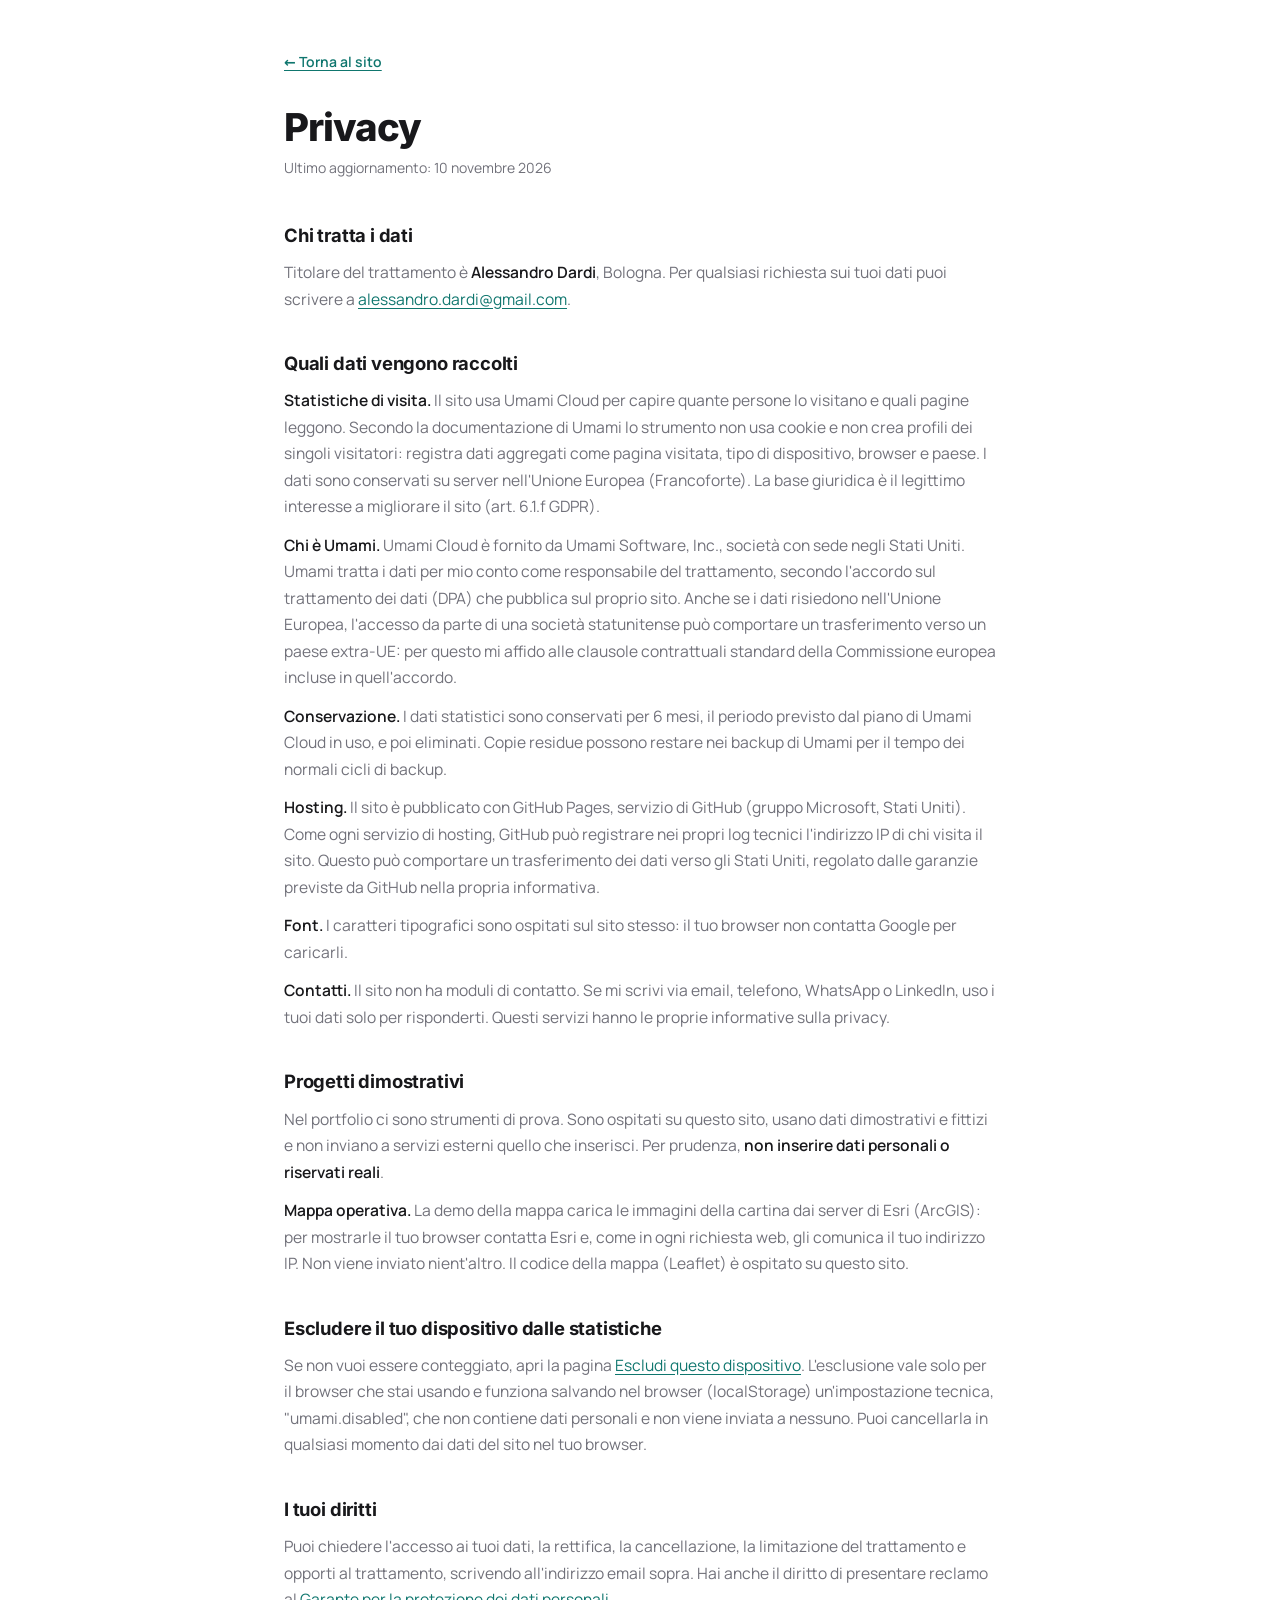
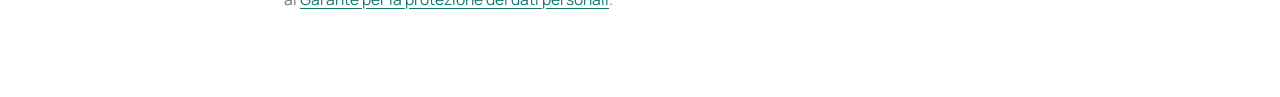
<file: privacy.html>
<!doctype html>
<html lang="it">
<head>
  <meta charset="utf-8">
  <meta name="viewport" content="width=device-width,initial-scale=1">
  <title>Privacy — Alessandro Dardi</title>
  <meta name="description" content="Informativa sulla privacy del sito alessandrodardi.it: quali dati vengono raccolti, perché e come esercitare i propri diritti.">
  <meta name="author" content="Alessandro Dardi">
  <meta name="robots" content="index, follow">
  <link rel="canonical" href="https://alessandrodardi.it/privacy.html">
  <link rel="icon" type="image/x-icon" href="/favicon.ico">
  <link rel="stylesheet" href="fonts/fonts.css">
  <style>
    :root {
      --bg: #FFFFFF; --fg: #18181B; --muted: #71717A; --accent: #0F766E;
      --surface: #F8FAFC; --border: #E4E7EB;
      --heading: 'Inter', system-ui, sans-serif;
      --body: 'Manrope', system-ui, sans-serif;
    }
    @media (prefers-color-scheme: dark) {
      :root {
        --bg: #0F1117; --fg: #F1F5F9; --muted: #94A3B8; --accent: #2DD4BF;
        --surface: #1A1F2E; --border: #2D3748; color-scheme: dark;
      }
    }
    *, *::before, *::after { box-sizing: border-box; }
    body { background: var(--bg); color: var(--fg); font-family: var(--body); font-size: 16px; line-height: 1.7; margin: 0; -webkit-font-smoothing: antialiased; }
    a { color: var(--accent); text-underline-offset: 3px; }
    a:focus-visible { outline: 2px solid var(--accent); outline-offset: 2px; border-radius: 4px; }
    main { max-width: 760px; margin: 0 auto; padding: 48px 24px 72px; }
    .back { display: inline-block; font-size: 0.875rem; font-weight: 600; margin-bottom: 32px; }
    h1 { font-family: var(--heading); font-size: clamp(1.8rem, 4vw, 2.4rem); font-weight: 800; letter-spacing: -0.03em; line-height: 1.1; margin: 0 0 8px; }
    .updated { color: var(--muted); font-size: 0.875rem; margin: 0 0 40px; }
    h2 { font-family: var(--heading); font-size: 1.15rem; font-weight: 700; letter-spacing: -0.01em; margin: 36px 0 8px; }
    p, li { color: var(--muted); font-size: 0.975rem; }
    p { margin: 0 0 12px; }
    ul { padding-left: 20px; margin: 0 0 12px; }
    strong { color: var(--fg); font-weight: 600; }
  </style>
</head>
<body>
<main>
  <a href="index.html" class="back">← Torna al sito</a>
  <h1>Privacy</h1>
  <p class="updated">Ultimo aggiornamento: 10 novembre 2026</p>

  <h2>Chi tratta i dati</h2>
  <p>Titolare del trattamento è <strong>Alessandro Dardi</strong>, Bologna. Per qualsiasi richiesta sui tuoi dati puoi scrivere a <a href="mailto:alessandro.dardi@gmail.com">alessandro.dardi@gmail.com</a>.</p>

  <h2>Quali dati vengono raccolti</h2>
  <p><strong>Statistiche di visita.</strong> Il sito usa Umami Cloud per capire quante persone lo visitano e quali pagine leggono. Secondo la documentazione di Umami lo strumento non usa cookie e non crea profili dei singoli visitatori: registra dati aggregati come pagina visitata, tipo di dispositivo, browser e paese. I dati sono conservati su server nell'Unione Europea (Francoforte). La base giuridica è il legittimo interesse a migliorare il sito (art. 6.1.f GDPR).</p>
  <p><strong>Chi è Umami.</strong> Umami Cloud è fornito da Umami Software, Inc., società con sede negli Stati Uniti. Umami tratta i dati per mio conto come responsabile del trattamento, secondo l'accordo sul trattamento dei dati (DPA) che pubblica sul proprio sito. Anche se i dati risiedono nell'Unione Europea, l'accesso da parte di una società statunitense può comportare un trasferimento verso un paese extra-UE: per questo mi affido alle clausole contrattuali standard della Commissione europea incluse in quell'accordo.</p>
  <p><strong>Conservazione.</strong> I dati statistici sono conservati per 6 mesi, il periodo previsto dal piano di Umami Cloud in uso, e poi eliminati. Copie residue possono restare nei backup di Umami per il tempo dei normali cicli di backup.</p>
  <p><strong>Hosting.</strong> Il sito è pubblicato con GitHub Pages, servizio di GitHub (gruppo Microsoft, Stati Uniti). Come ogni servizio di hosting, GitHub può registrare nei propri log tecnici l'indirizzo IP di chi visita il sito. Questo può comportare un trasferimento dei dati verso gli Stati Uniti, regolato dalle garanzie previste da GitHub nella propria informativa.</p>
  <p><strong>Font.</strong> I caratteri tipografici sono ospitati sul sito stesso: il tuo browser non contatta Google per caricarli.</p>
  <p><strong>Contatti.</strong> Il sito non ha moduli di contatto. Se mi scrivi via email, telefono, WhatsApp o LinkedIn, uso i tuoi dati solo per risponderti. Questi servizi hanno le proprie informative sulla privacy.</p>

  <h2>Progetti dimostrativi</h2>
  <p>Nel portfolio ci sono strumenti di prova. Sono ospitati su questo sito, usano dati dimostrativi e fittizi e non inviano a servizi esterni quello che inserisci. Per prudenza, <strong>non inserire dati personali o riservati reali</strong>.</p>
  <p><strong>Mappa operativa.</strong> La demo della mappa carica le immagini della cartina dai server di Esri (ArcGIS): per mostrarle il tuo browser contatta Esri e, come in ogni richiesta web, gli comunica il tuo indirizzo IP. Non viene inviato nient'altro. Il codice della mappa (Leaflet) &egrave; ospitato su questo sito.</p>

  <h2>Escludere il tuo dispositivo dalle statistiche</h2>
  <p>Se non vuoi essere conteggiato, apri la pagina <a href="opt-out.html">Escludi questo dispositivo</a>. L'esclusione vale solo per il browser che stai usando e funziona salvando nel browser (localStorage) un'impostazione tecnica, "umami.disabled", che non contiene dati personali e non viene inviata a nessuno. Puoi cancellarla in qualsiasi momento dai dati del sito nel tuo browser.</p>

  <h2>I tuoi diritti</h2>
  <p>Puoi chiedere l'accesso ai tuoi dati, la rettifica, la cancellazione, la limitazione del trattamento e opporti al trattamento, scrivendo all'indirizzo email sopra. Hai anche il diritto di presentare reclamo al <a href="https://www.garanteprivacy.it/" target="_blank" rel="noopener">Garante per la protezione dei dati personali</a>.</p>
</main>
</body>
</html>
</file>
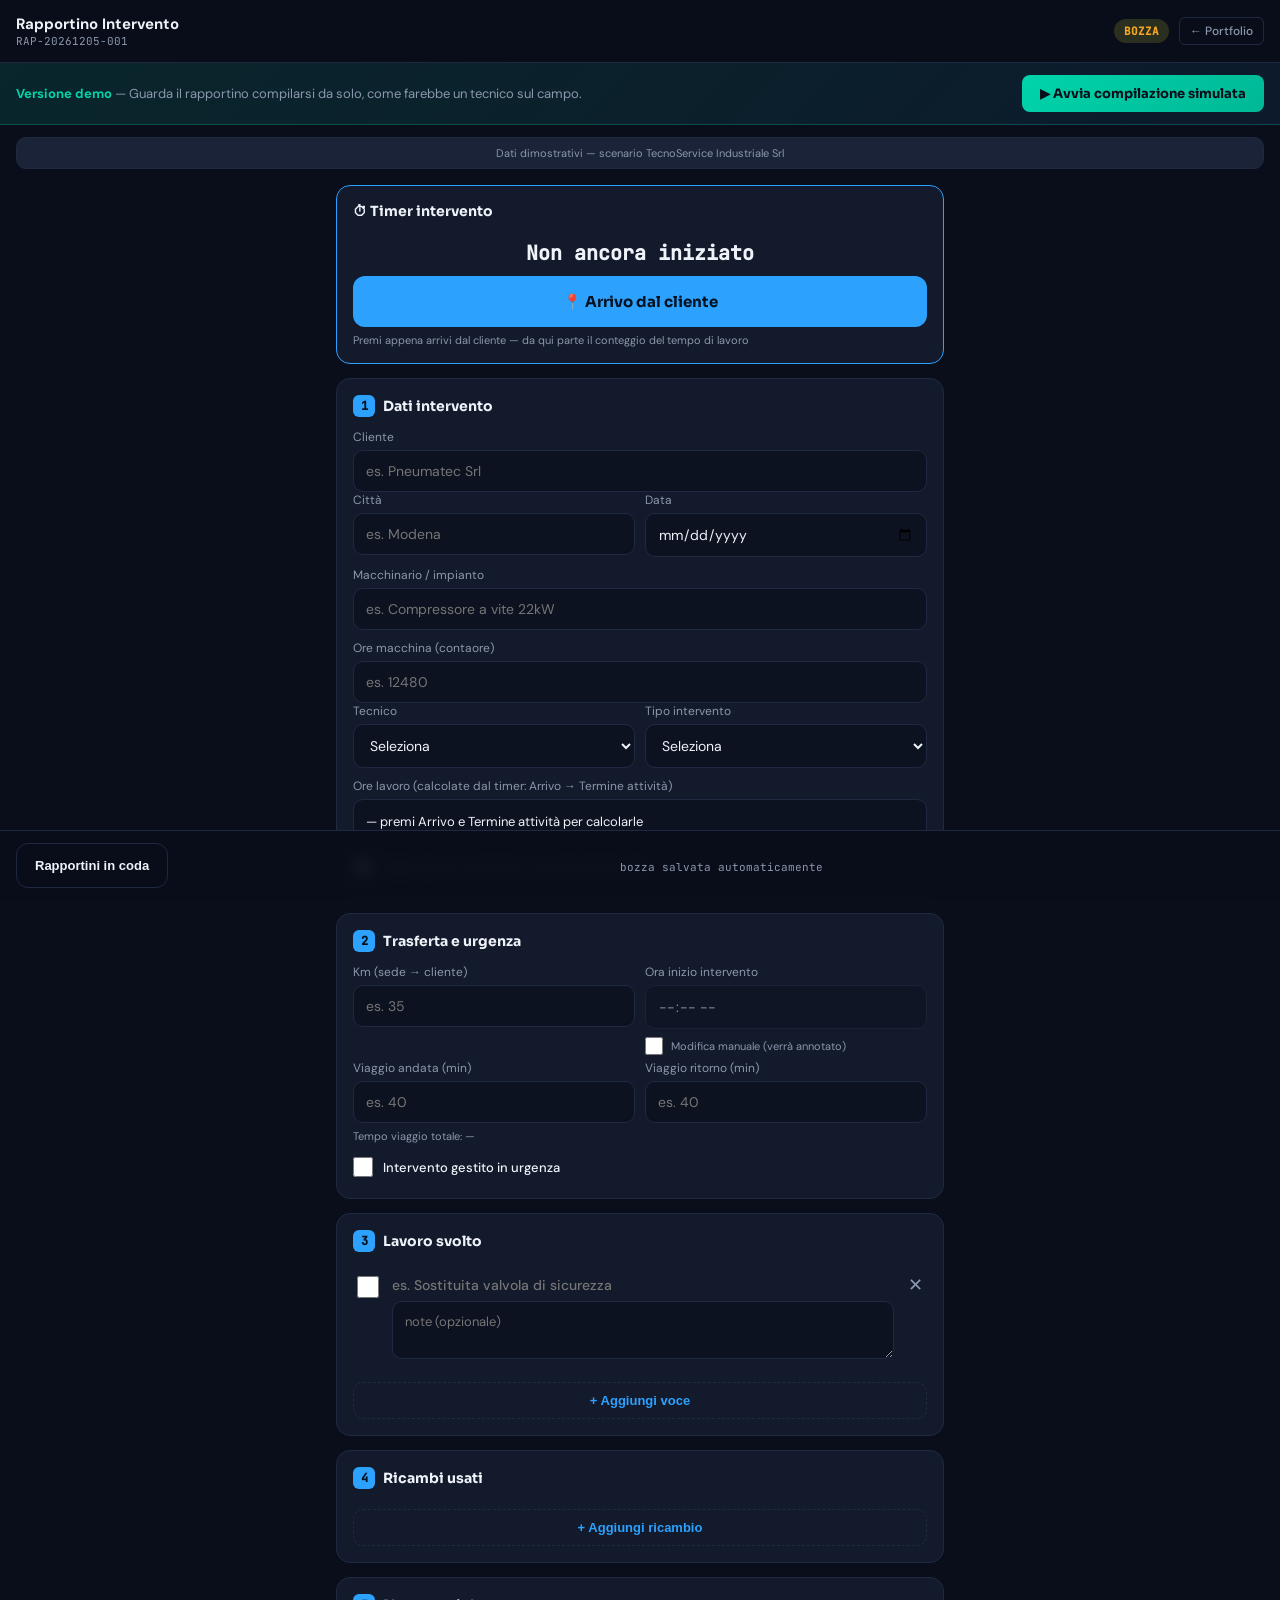
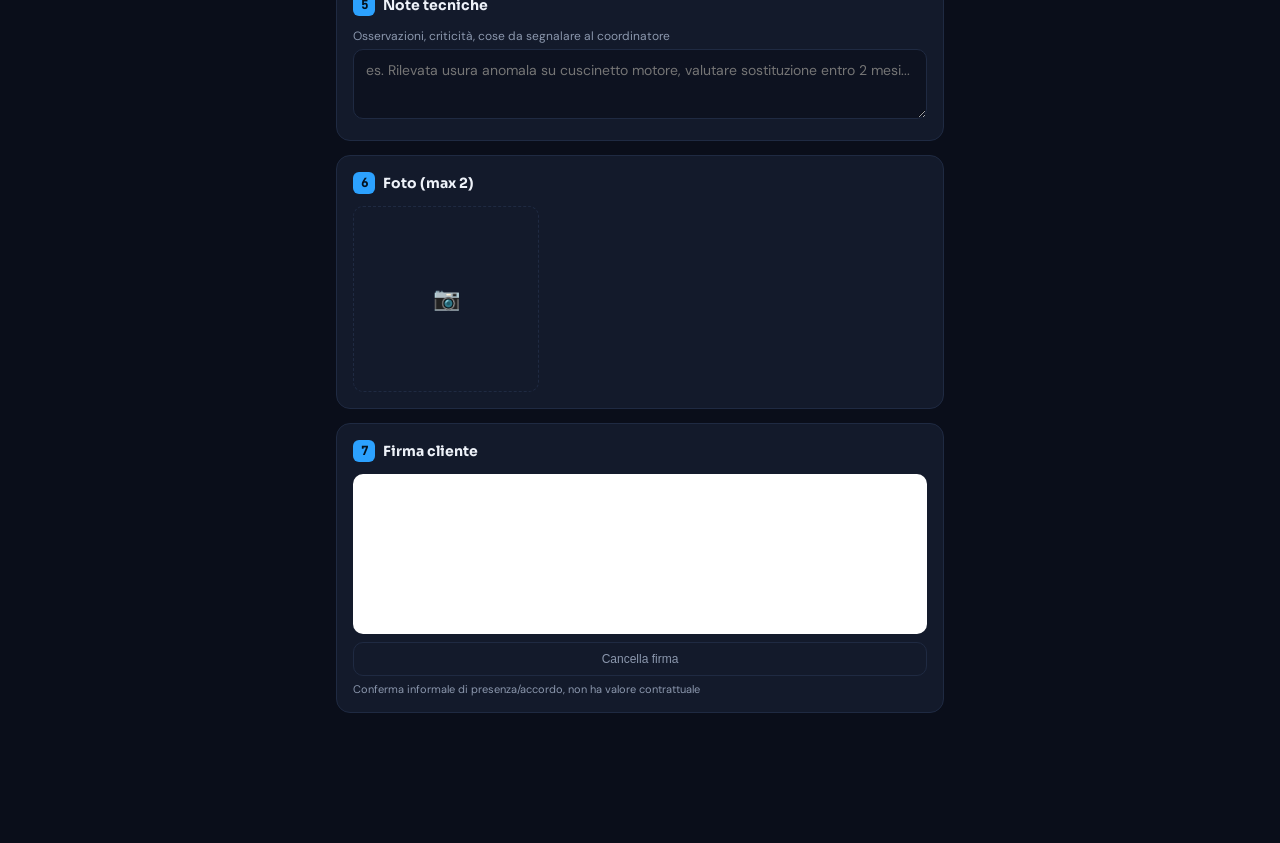
<file: rapportino_demo.html>
<!DOCTYPE html>
<html lang="it">
<head>
<meta charset="UTF-8">
<meta name="viewport" content="width=device-width, initial-scale=1.0, maximum-scale=1.0">
<title>Rapportino Intervento — Demo · Alessandro Dardi</title>
<link rel="stylesheet" href="fonts/fonts-demo.css">
<style>
  :root{
    --navy:#0a0e1a;
    --navy-card:#131a2b;
    --navy-border:#1f2a42;
    --accent:#2ca1fe;
    --text:#eef2f9;
    --text-dim:#8b97ad;
    --ok:#2ecc71;
    --warn:#f5a623;
    --danger:#e05555;
    --radius:14px;
  }
  *{box-sizing:border-box; -webkit-tap-highlight-color:transparent;}
  body{
    margin:0; background:var(--navy); color:var(--text);
    font-family:'DM Sans', sans-serif; padding-bottom:100px;
  }
  h1,h2,h3{font-family:'Sora', sans-serif; margin:0;}
  .mono{font-family:'JetBrains Mono', monospace;}

  /* Header */
  header{
    position:sticky; top:0; z-index:20;
    background:rgba(10,14,26,0.96); backdrop-filter:blur(6px);
    border-bottom:1px solid var(--navy-border);
    padding:14px 16px;
    display:flex; justify-content:space-between; align-items:center;
  }
  header .title{font-size:15px; font-weight:700;}
  header .sub{font-size:11px; color:var(--text-dim); font-family:'JetBrains Mono', monospace;}
  .status-pill{
    font-size:11px; font-weight:600; padding:5px 10px; border-radius:20px;
    font-family:'JetBrains Mono', monospace; white-space:nowrap;
  }
  .status-bozza{background:#2a2f1f; color:var(--warn);}
  .status-coda{background:#2a1f1f; color:var(--danger);}
  .status-generato{background:#1f2a2a; color:var(--accent);}
  .status-inviato{background:#1a2a1f; color:var(--ok);}

  /* Banner demo */
  .demo-banner{
    margin:12px 16px 0; padding:8px 12px; border-radius:10px;
    background:#1a2338; border:1px solid var(--navy-border);
    font-size:11px; color:var(--text-dim); text-align:center;
  }
  /* Banner demo CTA */
  .demo-cta-banner{
    background:linear-gradient(135deg,rgba(0,212,170,0.12),rgba(44,161,254,0.08));
    border-bottom:1px solid rgba(0,212,170,0.25);
    padding:12px 16px; display:flex; align-items:center; justify-content:space-between; flex-wrap:wrap; gap:10px;
  }
  .demo-cta-banner span{ font-size:13px; color:#8b97ad; }
  .demo-cta-banner strong{ color:#00d4aa; }
  .btn-demo-cta{
    display:inline-flex; align-items:center; gap:8px;
    background:linear-gradient(135deg,#00d4aa,#00b896); color:#0a0e1a;
    border:none; border-radius:8px; padding:10px 18px;
    font-family:'Sora',sans-serif; font-size:13px; font-weight:700;
    cursor:pointer; transition:all 0.2s; white-space:nowrap;
  }
  .btn-demo-cta:hover{ transform:translateY(-1px); box-shadow:0 4px 18px rgba(0,212,170,0.4); }
  .btn-demo-cta:disabled{ opacity:.65; cursor:wait; transform:none; box-shadow:none; }
  /* pulsante lampeggiante finché non viene premuto */
  .btn-demo-cta.attira{ animation:demoPulse 1.3s ease-in-out infinite; }
  @keyframes demoPulse{
    0%,100%{ box-shadow:0 0 0 0 rgba(0,212,170,0.65); transform:scale(1); }
    50%{ box-shadow:0 0 0 12px rgba(0,212,170,0); transform:scale(1.06); }
  }
  @media (prefers-reduced-motion: reduce){ .btn-demo-cta.attira{ animation:none; box-shadow:0 0 0 3px rgba(0,212,170,0.55); } }
  .demo-active{ outline:2px solid #00d4aa; outline-offset:2px; border-radius:8px; }
  /* Bottone portfolio nell'header */
  .btn-portfolio-back{
    display:inline-flex; align-items:center; gap:5px; font-size:12px; font-weight:500;
    color:var(--text-dim); text-decoration:none; border:1px solid var(--navy-border);
    border-radius:6px; padding:5px 10px; transition:all 0.15s;
  }
  .btn-portfolio-back:hover{ color:var(--text); border-color:var(--accent); }

  /* Connection banner */
  .conn-banner{
    display:none; margin:8px 16px 0; padding:8px 12px; border-radius:10px;
    background:#2a1f1f; border:1px solid var(--danger); color:var(--danger);
    font-size:12px; text-align:center; font-weight:500;
  }
  .conn-banner.show{display:block;}

  main{padding:16px; max-width:640px; margin:0 auto;}

  .card{
    background:var(--navy-card); border:1px solid var(--navy-border);
    border-radius:var(--radius); padding:16px; margin-bottom:14px;
  }
  .card h2{font-size:14px; margin-bottom:12px; display:flex; align-items:center; gap:8px;}
  .card h2 .n{
    width:22px; height:22px; border-radius:6px; background:var(--accent);
    color:#04121f; font-size:12px; font-weight:700; display:flex; align-items:center; justify-content:center;
    font-family:'JetBrains Mono', monospace;
  }

  label{display:block; font-size:12px; color:var(--text-dim); margin:10px 0 5px;}
  label:first-of-type{margin-top:0;}
  input[type=text], input[type=number], input[type=date], input[type=time], select, textarea{
    width:100%; padding:11px 12px; border-radius:10px;
    background:#0d1220; border:1px solid var(--navy-border); color:var(--text);
    font-family:'DM Sans', sans-serif; font-size:14px;
  }
  input[type=time]::-webkit-calendar-picker-indicator{ filter:invert(1); }
  input:disabled{ opacity:0.55; cursor:not-allowed; }
  input:focus, select:focus, textarea:focus{outline:none; border-color:var(--accent);}
  textarea{resize:vertical; min-height:70px;}
  .row2{display:grid; grid-template-columns:1fr 1fr; gap:10px;}

  /* Checklist */
  .checklist-item{
    display:flex; gap:10px; align-items:flex-start; padding:10px 0;
    border-bottom:1px solid var(--navy-border);
  }
  .checklist-item:last-child{border-bottom:none;}
  .checklist-item input[type=checkbox]{
    width:22px; height:22px; margin-top:2px; accent-color:var(--accent); flex-shrink:0;
  }
  .checklist-item .item-body{flex:1;}
  .checklist-item .item-label{font-size:14px; font-weight:500;}
  .checklist-item textarea{margin-top:6px; min-height:40px; font-size:13px;}
  .btn-remove{
    background:none; border:none; color:var(--text-dim); font-size:18px; cursor:pointer;
    padding:0 4px; flex-shrink:0;
  }

  /* Ricambi rows */
  .ricambio-row{display:grid; grid-template-columns:1fr 70px 32px; gap:8px; margin-bottom:8px; align-items:center;}

  .btn-add{
    width:100%; padding:10px; margin-top:8px; border-radius:10px;
    background:transparent; border:1px dashed var(--navy-border); color:var(--accent);
    font-size:13px; font-weight:600; cursor:pointer;
  }

  /* Foto */
  .foto-grid{display:grid; grid-template-columns:repeat(3, 1fr); gap:8px; margin-top:10px;}
  .foto-thumb{
    position:relative; aspect-ratio:1; border-radius:10px; overflow:hidden;
    border:1px solid var(--navy-border); background:#0d1220;
  }
  .foto-thumb img{width:100%; height:100%; object-fit:cover;}
  .foto-thumb .remove{
    position:absolute; top:3px; right:3px; width:22px; height:22px; border-radius:50%;
    background:rgba(10,14,26,0.85); color:var(--text); border:none; font-size:14px; cursor:pointer;
  }
  .foto-add-btn{
    aspect-ratio:1; border-radius:10px; border:1px dashed var(--navy-border);
    display:flex; align-items:center; justify-content:center; color:var(--text-dim);
    font-size:22px; cursor:pointer; background:transparent;
  }

  /* Firma */
  #firmaCanvas{
    width:100%; height:160px; border-radius:10px; background:#fff; touch-action:none; display:block;
  }
  .firma-actions{display:flex; gap:10px; margin-top:8px;}
  .btn-sec{
    flex:1; padding:9px; border-radius:10px; background:transparent;
    border:1px solid var(--navy-border); color:var(--text-dim); font-size:12px; cursor:pointer;
  }
  .firma-hint{font-size:11px; color:var(--text-dim); margin-top:6px;}

  /* Footer actions */
  .footer-actions{
    position:fixed; bottom:0; left:0; right:0; z-index:20;
    background:rgba(10,14,26,0.97); backdrop-filter:blur(6px);
    border-top:1px solid var(--navy-border);
    padding:12px 16px; display:flex; gap:10px;
  }
  .btn-primary{
    flex:1; padding:14px; border-radius:12px; background:var(--accent); color:#04121f;
    font-size:14px; font-weight:700; border:none; cursor:pointer;
  }
  .btn-outline{
    padding:14px 18px; border-radius:12px; background:transparent; color:var(--text);
    font-size:13px; font-weight:600; border:1px solid var(--navy-border); cursor:pointer;
  }
  .autosave-note{
    text-align:center; font-size:11px; color:var(--text-dim); margin-top:2px;
    font-family:'JetBrains Mono', monospace;
  }

  /* Timer intervento */
  .card-timer{border-color:var(--accent);}
  .card-timer h2{margin-bottom:10px;}
  .timer-display{
    font-family:'JetBrains Mono', monospace; font-size:20px; font-weight:600;
    text-align:center; padding:10px 0; color:var(--text);
  }
  .btn-timer{
    width:100%; padding:16px; border-radius:12px; border:none; cursor:pointer;
    font-size:15px; font-weight:700; font-family:'Sora', sans-serif;
  }
  .btn-timer-start{background:var(--accent); color:#04121f;}
  .btn-timer-stop{background:var(--warn); color:#2a1a00;}
  .btn-timer-end{background:var(--ok); color:#04210f;}
  #btnAnnullaTimer{margin-top:10px; width:100%;}

  /* Risultato rapportino */
  .report-text{
    background:#0d1220; border:1px solid var(--navy-border); border-radius:10px;
    padding:12px; font-size:13px; line-height:1.5; white-space:pre-wrap; margin-bottom:8px;
    color:var(--text); font-family:'DM Sans', sans-serif; resize:vertical;
  }
</style>
<script defer src="https://cloud.umami.is/script.js" data-website-id="7a2837f0-c1d5-4eaf-b0c4-a9f93e444e4a" data-domains="alessandrodardi.it,www.alessandrodardi.it"></script>
</head>
<body>

<header>
  <div>
    <div class="title">Rapportino Intervento</div>
    <div class="sub" id="rapportinoId">—</div>
  </div>
  <div style="display:flex;align-items:center;gap:10px;">
    <div class="status-pill status-bozza" id="statusPill">BOZZA</div>
    <a href="index.html" class="btn-portfolio-back">← Portfolio</a>
  </div>
</header>

<div class="demo-cta-banner">
  <span><strong>Versione demo</strong> — Guarda il rapportino compilarsi da solo, come farebbe un tecnico sul campo.</span>
  <button class="btn-demo-cta attira" onclick="avviaDemo()">▶ Avvia compilazione simulata</button>
</div>

<div class="demo-banner">Dati dimostrativi — scenario TecnoService Industriale Srl</div>
<div class="conn-banner" id="connBanner">Nessuna connessione — il rapportino resta in coda, si genera automaticamente al rientro del segnale</div>

<main>

  <!-- Timer intervento -->
  <div class="card card-timer" id="timerCard">
    <h2>⏱ Timer intervento</h2>
    <div class="timer-display" id="timerDisplay">Non ancora iniziato</div>
    <button class="btn-timer btn-timer-start" id="btnTimer">📍 Arrivo dal cliente</button>
    <div class="firma-hint" id="timerHint">Premi appena arrivi dal cliente — da qui parte il conteggio del tempo di lavoro</div>
    <button class="btn-sec" id="btnAnnullaTimer" style="display:none;">Annulla ultimo passaggio (correggi orario)</button>
  </div>

  <!-- 1. Dati intervento -->
  <div class="card">
    <h2><span class="n">1</span>Dati intervento</h2>

    <label for="cliente">Cliente</label>
    <input type="text" id="cliente" placeholder="es. Pneumatec Srl">

    <div class="row2">
      <div>
        <label for="citta">Città</label>
        <input type="text" id="citta" placeholder="es. Modena">
      </div>
      <div>
        <label for="dataIntervento">Data</label>
        <input type="date" id="dataIntervento">
      </div>
    </div>

    <label for="macchinario">Macchinario / impianto</label>
    <input type="text" id="macchinario" placeholder="es. Compressore a vite 22kW">

    <label for="oreMacchina">Ore macchina (contaore)</label>
    <input type="number" id="oreMacchina" min="0" step="1" placeholder="es. 12480">

    <div class="row2">
      <div>
        <label for="tecnico">Tecnico</label>
        <select id="tecnico">
          <option value="">Seleziona</option>
          <option>Marco Ferretti</option>
          <option>Luca Bernardini</option>
          <option>Sara Monti</option>
          <option>Roberto Ansaloni</option>
        </select>
      </div>
      <div>
        <label for="tipoIntervento">Tipo intervento</label>
        <select id="tipoIntervento">
          <option value="">Seleziona</option>
          <option value="guasto">Guasto / urgente</option>
          <option value="programmata">Manutenzione programmata</option>
          <option value="verifica">Verifica / controllo</option>
        </select>
      </div>
    </div>

    <label>Ore lavoro (calcolate dal timer: Arrivo → Termine attività)</label>
    <div class="report-text" id="oreLavoroDisplay" style="margin-bottom:0;">— premi Arrivo e Termine attività per calcolarle</div>

    <label style="display:flex; align-items:center; gap:10px; margin-top:12px; cursor:pointer;">
      <input type="checkbox" id="extraOreCheck" style="width:20px; height:20px; accent-color:var(--accent); margin:0;">
      <span style="font-size:13px; color:var(--text); font-weight:500;">Aggiungi ore extra (non coperte dal timer)</span>
    </label>
    <div id="extraOreWrap" style="display:none; margin-top:8px;">
      <input type="number" id="oreExtra" min="0" step="0.25" placeholder="es. 0.5">
    </div>
  </div>

  <!-- 2. Trasferta e urgenza -->
  <div class="card">
    <h2><span class="n">2</span>Trasferta e urgenza</h2>

    <div class="row2">
      <div>
        <label for="km">Km (sede → cliente)</label>
        <input type="number" id="km" min="0" step="1" placeholder="es. 35">
      </div>
      <div>
        <label for="oraIntervento">Ora inizio intervento</label>
        <input type="time" id="oraIntervento" disabled placeholder="— da Arrivo">
        <label style="display:flex; align-items:center; gap:8px; margin-top:8px; cursor:pointer;">
          <input type="checkbox" id="modificaOraCheck" style="width:18px; height:18px; accent-color:var(--accent); margin:0;">
          <span style="font-size:11px; color:var(--text-dim); font-weight:400;">Modifica manuale (verrà annotato)</span>
        </label>
        <div class="firma-hint" id="oraInterventoNota" style="display:none;"></div>
      </div>
    </div>

    <div class="row2">
      <div>
        <label for="tempoAndata">Viaggio andata (min)</label>
        <input type="number" id="tempoAndata" min="0" step="5" placeholder="es. 40">
      </div>
      <div>
        <label for="tempoRitorno">Viaggio ritorno (min)</label>
        <input type="number" id="tempoRitorno" min="0" step="5" placeholder="es. 40">
      </div>
    </div>
    <div class="firma-hint" id="tempoTotaleHint">Tempo viaggio totale: —</div>

    <label style="display:flex; align-items:center; gap:10px; margin-top:14px; cursor:pointer;">
      <input type="checkbox" id="urgenza" style="width:20px; height:20px; accent-color:var(--accent); margin:0;">
      <span style="font-size:13px; color:var(--text); font-weight:500;">Intervento gestito in urgenza</span>
    </label>

    <div id="dirittoChiamataBox" style="display:none; margin-top:10px; padding:10px 12px; border-radius:10px; background:#1a2338; border:1px solid var(--navy-border);">
      <div style="font-size:12px; color:var(--text-dim);">Diritto di chiamata applicato</div>
      <div class="mono" id="dirittoChiamataValore" style="font-size:18px; font-weight:700; color:var(--accent); margin-top:2px;">—</div>
      <div class="firma-hint" id="dirittoChiamataFascia" style="margin-top:2px;"></div>
    </div>
  </div>

  <!-- 3. Checklist lavoro svolto -->
  <div class="card">
    <h2><span class="n">3</span>Lavoro svolto</h2>
    <div id="checklistContainer"></div>
    <button class="btn-add" id="addChecklistItem">+ Aggiungi voce</button>
  </div>

  <!-- 3. Ricambi usati -->
  <div class="card">
    <h2><span class="n">4</span>Ricambi usati</h2>
    <div id="ricambiContainer"></div>
    <button class="btn-add" id="addRicambio">+ Aggiungi ricambio</button>
  </div>

  <!-- 4. Note libere -->
  <div class="card">
    <h2><span class="n">5</span>Note tecniche</h2>
    <label for="noteLibere">Osservazioni, criticità, cose da segnalare al coordinatore</label>
    <textarea id="noteLibere" placeholder="es. Rilevata usura anomala su cuscinetto motore, valutare sostituzione entro 2 mesi..."></textarea>
  </div>

  <!-- 5. Foto -->
  <div class="card">
    <h2><span class="n">6</span>Foto (max 2)</h2>
    <div class="foto-grid" id="fotoGrid">
      <button class="foto-add-btn" id="fotoAddBtn">📷</button>
    </div>
    <input type="file" id="fotoInput" accept="image/*" capture="environment" style="display:none">
  </div>

  <!-- 6. Firma cliente -->
  <div class="card">
    <h2><span class="n">7</span>Firma cliente</h2>
    <canvas id="firmaCanvas"></canvas>
    <div class="firma-actions">
      <button class="btn-sec" id="clearFirma">Cancella firma</button>
    </div>
    <div class="firma-hint">Conferma informale di presenza/accordo, non ha valore contrattuale</div>
  </div>

  <!-- Rapportino generato -->
  <div class="card" id="risultatoCard" style="display:none;">
    <h2>📄 Rapportino generato</h2>

    <label>Per il cliente <span style="color:var(--text-dim); font-weight:400;">(modificabile)</span></label>
    <textarea class="report-text" id="reportClienteText" style="min-height:130px; width:100%;"></textarea>
    <button class="btn-sec btn-invia" data-target="reportClienteText" data-dest="cliente" style="width:100%;">Invia email cliente</button>

    <label style="margin-top:16px;">Per il coordinatore <span style="color:var(--text-dim); font-weight:400;">(modificabile)</span></label>
    <textarea class="report-text" id="reportInternoText" style="min-height:130px; width:100%;"></textarea>
    <button class="btn-sec btn-invia" data-target="reportInternoText" data-dest="coordinatore" style="width:100%;">Invia a coordinatore</button>

    <button class="btn-add" id="btnRiprovaGenerazione" style="display:none; margin-top:14px;">Riprova generazione</button>

    <div style="margin-top:20px; padding-top:16px; border-top:1px solid var(--navy-border);">
      <label>Comunicazione amministrazione</label>
      <div class="firma-hint" style="margin-bottom:8px;">Invia il riepilogo dati per la fatturazione (simulazione, nessun invio reale)</div>
      <button class="btn-sec" id="btnInviaFatturazione" style="width:100%;">Invia dati fatturazione</button>
    </div>
  </div>

</main>

<div class="footer-actions">
  <button class="btn-outline" id="btnCoda">Rapportini in coda</button>
  <div style="flex:1; align-self:center;">
    <div class="autosave-note" id="autosaveNote">bozza salvata automaticamente</div>
  </div>
</div>

<script>
// ============================================================
// DATA MODEL
// ============================================================
// {
//   id: "RAP-20260706-001",
//   cliente, citta, macchinario, tecnico, dataIntervento,
//   oreLavoro: totale (auto + extra), oreLavoroAuto: calcolato dal timer,
//   extraOreAttiva: bool, oreExtra: numero aggiunto manualmente,
//   tipoIntervento,
//   km: numero,                    // sede -> cliente, tariffa Euro/km applicata altrove
//   tempoAndata: minuti, tempoRitorno: minuti,
//   oraIntervento: "HH:MM" (valore effettivo usato),
//   oraInterventoAuto: "HH:MM" | null (rilevato da Arrivo, riferimento),
//   oraInterventoManualeAttiva: bool (flag modifica manuale),
//   urgenza: bool,
//   dirittoChiamata: { importo:number, fascia:"diurna"|"notturna" } | null,
//   orarioArrivo: ISO string | null,          // premuto "Arrivo dal cliente"
//   orarioFineLavoro: ISO string | null,       // premuto "Fine lavoro"
//   orarioTermineAttivita: ISO string | null,  // premuto "Termine attività" -> genera il rapportino
//   checklist: [{ label, fatto, note }],
//   ricambi: [{ nome, quantita }],
//   noteLibere: "",
//   foto: ["data:image/jpeg;base64,..."],  // max 2, compressi
//   firma: "data:image/png;base64,..." | null,
//   stato: "bozza" | "in_coda" | "generato" | "inviato",
//   reportCliente: null,
//   reportInterno: null,
//   creato: ISO string,
//   ultimoSalvataggio: ISO string
// }

const STORAGE_KEY_PREFIX = "rapportino_";
let current = null;

function nuovoId(){
  const d = new Date();
  const ymd = d.toISOString().slice(0,10).replace(/-/g,"");
  const seq = String(Object.keys(localStorage).filter(k => k.startsWith(STORAGE_KEY_PREFIX + "RAP-" + ymd)).length + 1).padStart(3,"0");
  return "RAP-" + ymd + "-" + seq;
}

function nuovoRapportino(){
  return {
    id: nuovoId(),
    cliente:"", citta:"", macchinario:"", oreMacchina:"", tecnico:"", dataIntervento:"",
    oreLavoro:0, oreLavoroAuto:0, extraOreAttiva:false, oreExtra:0, tipoIntervento:"",
    km:null, tempoAndata:null, tempoRitorno:null,
    oraIntervento:"", oraInterventoAuto:null, oraInterventoManualeAttiva:false, urgenza:false, dirittoChiamata:null,
    orarioArrivo:null, orarioFineLavoro:null, orarioTermineAttivita:null,
    checklist:[{label:"", fatto:false, note:""}],
    ricambi:[],
    noteLibere:"",
    foto:[],
    firma:null,
    stato:"bozza",
    reportCliente:null, reportInterno:null,
    creato:new Date().toISOString(),
    ultimoSalvataggio:new Date().toISOString()
  };
}

function salva(){
  current.ultimoSalvataggio = new Date().toISOString();
  localStorage.setItem(STORAGE_KEY_PREFIX + current.id, JSON.stringify(current));
  document.getElementById("autosaveNote").textContent =
    "salvato " + new Date(current.ultimoSalvataggio).toLocaleTimeString("it-IT",{hour:"2-digit",minute:"2-digit"});
}

function aggiornaStatoPill(){
  const pill = document.getElementById("statusPill");
  pill.className = "status-pill status-" + (current.stato === "in_coda" ? "coda" : current.stato);
  const labels = {bozza:"BOZZA", in_coda:"IN CODA", generato:"GENERATO", inviato:"INVIATO"};
  pill.textContent = labels[current.stato];
}

// ============================================================
// INIT
// ============================================================
current = nuovoRapportino();
document.getElementById("rapportinoId").textContent = current.id;
aggiornaStatoPill();

// campi semplici
["cliente","citta","macchinario","oreMacchina","tecnico","dataIntervento","tipoIntervento","noteLibere","km","tempoAndata","tempoRitorno"].forEach(id => {
  const el = document.getElementById(id);
  el.addEventListener("input", () => { current[id] = el.value; salva(); });
  el.addEventListener("change", () => { current[id] = el.value; salva(); });
});

// ============================================================
// TRASFERTA — tempo viaggio totale (sola visualizzazione)
// ============================================================
function aggiornaTempoTotale(){
  const a = parseInt(document.getElementById("tempoAndata").value) || 0;
  const r = parseInt(document.getElementById("tempoRitorno").value) || 0;
  const tot = a + r;
  document.getElementById("tempoTotaleHint").textContent =
    tot > 0 ? `Tempo viaggio totale: ${tot} min (${(tot/60).toFixed(1)} h)` : "Tempo viaggio totale: —";
}
document.getElementById("tempoAndata").addEventListener("input", aggiornaTempoTotale);
document.getElementById("tempoRitorno").addEventListener("input", aggiornaTempoTotale);

// ============================================================
// ORE LAVORO — calcolate dal timer (Arrivo -> Termine attività) + eventuali ore extra manuali
// Regola arrotondamento: minimo 30 min (anche per 1 minuto lavorato).
// Entro i 30 min dell'ora in corso -> arrotonda a mezz'ora; oltre i 31 min -> arrotonda all'ora intera.
// ============================================================
function arrotondaOreLavoro(ms){
  const minutiTotali = ms / 60000;
  if (minutiTotali <= 30) return 0.5;
  return Math.ceil(minutiTotali / 60);
}

function ricalcolaOreLavoro(){
  let auto = 0;
  if (current.orarioArrivo && current.orarioTermineAttivita){
    const ms = new Date(current.orarioTermineAttivita) - new Date(current.orarioArrivo);
    auto = arrotondaOreLavoro(ms);
  }
  current.oreLavoroAuto = auto;
  const extra = current.extraOreAttiva ? (parseFloat(current.oreExtra) || 0) : 0;
  current.oreLavoro = auto + extra;

  const display = document.getElementById("oreLavoroDisplay");
  if (!current.orarioArrivo || !current.orarioTermineAttivita){
    display.textContent = "— premi Arrivo e Termine attività per calcolarle";
  } else if (extra > 0){
    display.textContent = `${auto} h (auto) + ${extra} h extra = ${current.oreLavoro} h totali`;
  } else {
    display.textContent = `${auto} h totali`;
  }
}

document.getElementById("extraOreCheck").addEventListener("change", e => {
  current.extraOreAttiva = e.target.checked;
  document.getElementById("extraOreWrap").style.display = e.target.checked ? "block" : "none";
  ricalcolaOreLavoro(); salva();
});
document.getElementById("oreExtra").addEventListener("input", e => {
  current.oreExtra = e.target.value;
  ricalcolaOreLavoro(); salva();
});
ricalcolaOreLavoro();

// ============================================================
// URGENZA — diritto di chiamata in base alla fascia oraria
// Diurna 07:30–18:00 → 100€ | Notturna 18:01–07:29 → 250€ (minimo)
// ============================================================
function calcolaDirittoChiamata(oraStr){
  if (!oraStr) return null;
  const [h, m] = oraStr.split(":").map(Number);
  const minuti = h * 60 + m;
  const inizioDiurna = 7*60 + 30;   // 07:30
  const fineDiurna = 18*60;         // 18:00
  const diurna = minuti >= inizioDiurna && minuti <= fineDiurna;
  return diurna
    ? { importo:100, fascia:"diurna" }
    : { importo:250, fascia:"notturna" };
}

function aggiornaDirittoChiamata(){
  const box = document.getElementById("dirittoChiamataBox");
  const valore = document.getElementById("dirittoChiamataValore");
  const fasciaEl = document.getElementById("dirittoChiamataFascia");
  if (!current.urgenza){
    box.style.display = "none";
    current.dirittoChiamata = null;
    return;
  }
  const risultato = calcolaDirittoChiamata(current.oraIntervento);
  current.dirittoChiamata = risultato;
  box.style.display = "block";
  if (!risultato){
    valore.textContent = "— inserisci l'ora intervento";
    fasciaEl.textContent = "";
    return;
  }
  valore.textContent = (risultato.fascia === "notturna" ? "da " : "") + risultato.importo + " €";
  fasciaEl.textContent = risultato.fascia === "diurna"
    ? "Fascia diurna (07:30–18:00)"
    : "Fascia notturna/festiva (18:01–07:30) — maggiorazione";
}

const oraInterventoEl = document.getElementById("oraIntervento");
const modificaOraCheck = document.getElementById("modificaOraCheck");
const oraInterventoNotaEl = document.getElementById("oraInterventoNota");

function aggiornaNotaOra(){
  // Nota nascosta fino a quando l'Arrivo non viene registrato dal timer
  if (!current.oraInterventoAuto) {
    oraInterventoNotaEl.style.display = "none";
    return;
  }
  oraInterventoNotaEl.style.display = "block";
  if (current.oraInterventoManualeAttiva && current.oraIntervento !== current.oraInterventoAuto) {
    // Valore corretto manualmente: avviso con riferimento all'orario originale
    oraInterventoNotaEl.style.color = "var(--warn)";
    oraInterventoNotaEl.textContent = `⚠ Modificato manualmente — rilevato automaticamente: ${current.oraInterventoAuto}`;
  } else {
    // Valore auto-rilevato (default o checkbox non ancora toccato): nota neutra
    oraInterventoNotaEl.style.color = "var(--text-dim)";
    oraInterventoNotaEl.textContent = `🕐 Rilevato automaticamente: ${current.oraInterventoAuto}`;
  }
}

oraInterventoEl.addEventListener("input", () => {
  current.oraIntervento = oraInterventoEl.value;
  aggiornaNotaOra(); aggiornaDirittoChiamata(); salva();
});
modificaOraCheck.addEventListener("change", e => {
  current.oraInterventoManualeAttiva = e.target.checked;
  oraInterventoEl.disabled = !e.target.checked;
  if (!e.target.checked && current.oraInterventoAuto) {
    // Checkbox despuntato: ripristina il valore auto-rilevato, non lasciare la modifica manuale
    current.oraIntervento = current.oraInterventoAuto;
    oraInterventoEl.value = current.oraInterventoAuto;
  }
  aggiornaNotaOra(); salva();
});
document.getElementById("urgenza").addEventListener("change", e => {
  current.urgenza = e.target.checked;
  aggiornaDirittoChiamata(); salva();
});

// ============================================================
// CHECKLIST
// ============================================================
function renderChecklist(){
  const c = document.getElementById("checklistContainer");
  c.innerHTML = "";
  current.checklist.forEach((item, i) => {
    const row = document.createElement("div");
    row.className = "checklist-item";
    row.innerHTML = `
      <input type="checkbox" ${item.fatto ? "checked":""}>
      <div class="item-body">
        <input type="text" class="item-label" placeholder="es. Sostituita valvola di sicurezza" value="${item.label.replace(/"/g,'&quot;')}" style="border:none; background:transparent; padding:0; font-size:14px; font-weight:500;">
        <textarea placeholder="note (opzionale)">${item.note}</textarea>
      </div>
      <button class="btn-remove">✕</button>
    `;
    row.querySelector('input[type=checkbox]').addEventListener("change", e => { item.fatto = e.target.checked; salva(); });
    row.querySelector('.item-label').addEventListener("input", e => { item.label = e.target.value; salva(); });
    row.querySelector('textarea').addEventListener("input", e => { item.note = e.target.value; salva(); });
    row.querySelector('.btn-remove').addEventListener("click", () => {
      current.checklist.splice(i,1); renderChecklist(); salva();
    });
    c.appendChild(row);
  });
}
document.getElementById("addChecklistItem").addEventListener("click", () => {
  current.checklist.push({label:"", fatto:false, note:""});
  renderChecklist(); salva();
});
renderChecklist();

// ============================================================
// RICAMBI
// ============================================================
function renderRicambi(){
  const c = document.getElementById("ricambiContainer");
  c.innerHTML = "";
  current.ricambi.forEach((r, i) => {
    const row = document.createElement("div");
    row.className = "ricambio-row";
    row.innerHTML = `
      <input type="text" placeholder="nome ricambio" value="${r.nome.replace(/"/g,'&quot;')}">
      <input type="number" min="1" placeholder="qtà" value="${r.quantita || ""}">
      <button class="btn-remove">✕</button>
    `;
    const [nomeInput, qtaInput] = row.querySelectorAll("input");
    nomeInput.addEventListener("input", e => { r.nome = e.target.value; salva(); });
    qtaInput.addEventListener("input", e => { r.quantita = parseInt(e.target.value) || 0; salva(); });
    row.querySelector(".btn-remove").addEventListener("click", () => {
      current.ricambi.splice(i,1); renderRicambi(); salva();
    });
    c.appendChild(row);
  });
}
document.getElementById("addRicambio").addEventListener("click", () => {
  current.ricambi.push({nome:"", quantita:1});
  renderRicambi(); salva();
});

// ============================================================
// FOTO — compressione via canvas prima di salvare
// ============================================================
function comprimiImmagine(file, callback){
  const reader = new FileReader();
  reader.onload = e => {
    const img = new Image();
    img.onload = () => {
      const maxW = 800;
      const scale = Math.min(1, maxW / img.width);
      const canvas = document.createElement("canvas");
      canvas.width = img.width * scale;
      canvas.height = img.height * scale;
      const ctx = canvas.getContext("2d");
      ctx.drawImage(img, 0, 0, canvas.width, canvas.height);
      callback(canvas.toDataURL("image/jpeg", 0.6));
    };
    img.src = e.target.result;
  };
  reader.readAsDataURL(file);
}

function renderFoto(){
  const grid = document.getElementById("fotoGrid");
  grid.innerHTML = "";
  current.foto.forEach((f, i) => {
    const div = document.createElement("div");
    div.className = "foto-thumb";
    div.innerHTML = `<img src="${f}"><button class="remove">✕</button>`;
    div.querySelector(".remove").addEventListener("click", () => {
      current.foto.splice(i,1); renderFoto(); salva();
    });
    grid.appendChild(div);
  });
  if (current.foto.length < 2){
    const btn = document.createElement("button");
    btn.className = "foto-add-btn";
    btn.textContent = "📷";
    btn.addEventListener("click", () => document.getElementById("fotoInput").click());
    grid.appendChild(btn);
  }
}
document.getElementById("fotoInput").addEventListener("change", e => {
  const file = e.target.files[0];
  if (!file) return;
  comprimiImmagine(file, dataUrl => {
    current.foto.push(dataUrl);
    renderFoto(); salva();
  });
  e.target.value = "";
});
document.getElementById("fotoAddBtn").addEventListener("click", () => document.getElementById("fotoInput").click());
renderFoto();

// ============================================================
// FIRMA — canvas touch
// ============================================================
const canvas = document.getElementById("firmaCanvas");
const ctx = canvas.getContext("2d");
// _doResizeCanvas: implementazione effettiva — eseguita immediatamente all'init
// e dalla versione debounced per gli eventi resize successivi.
function _doResizeCanvas(){
  // C2 — guardia: se il canvas non è ancora nel layout non azzerarne il contenuto
  if (canvas.offsetWidth === 0) return;

  // C1 — salva snapshot del disegno esistente prima di ridimensionare
  // current.firma è null/""/undefined finché l'utente non ha ancora firmato:
  // il blocco è falsy in quei casi, drawImage non viene mai chiamato
  let snapshot = null;
  if (current.firma) {
    snapshot = new Image();
    snapshot.src = current.firma;
  }

  const ratio = window.devicePixelRatio || 1;
  canvas.width = canvas.offsetWidth * ratio;
  canvas.height = canvas.offsetHeight * ratio;
  ctx.scale(ratio, ratio);
  ctx.strokeStyle = "#0a0e1a";
  ctx.lineWidth = 2;
  ctx.lineJoin = "round";
  ctx.lineCap = "round";

  // C1 — ripristina il disegno sul canvas ridimensionato.
  // requestAnimationFrame garantisce che scale() e dimensioni CSS siano
  // già applicate dal browser prima del drawImage, evitando race condition
  // durante scroll animati (scrollIntoView in generaRapportino, reflow rapidi).
  if (snapshot) {
    const restore = () => ctx.drawImage(snapshot, 0, 0, canvas.offsetWidth, canvas.offsetHeight);
    if (snapshot.complete) { requestAnimationFrame(restore); }
    else { snapshot.onload = () => requestAnimationFrame(restore); }
  }
}

// P3 — debounce: collassa le chiamate ravvicinate (scroll smooth, reflow da
// display:none→block di risultatoCard) in una sola, 120 ms dopo l'ultima,
// quando layout e dimensioni CSS sono già stabili.
// Usato SOLO per gli eventi post-init; all'init si chiama _doResizeCanvas direttamente.
let _resizeTimer = null;
function resizeCanvas(){
  clearTimeout(_resizeTimer);
  _resizeTimer = setTimeout(_doResizeCanvas, 120);
}

window.addEventListener("resize", resizeCanvas);
// C1 — su mobile, visualViewport si ridimensiona quando la tastiera virtuale
// appare o scompare; window "resize" da solo non scatta in quel caso.
// Fallback silenzioso per browser senza supporto (Safari iOS < 13, ecc.)
if (window.visualViewport) {
  window.visualViewport.addEventListener("resize", resizeCanvas);
}
// Chiamata diretta (no debounce) all'init: il canvas è pronto immediatamente,
// senza i 120 ms di attesa — il primo tratto di disegno funziona al caricamento.
_doResizeCanvas();

let disegnando = false;
function pos(e){
  const rect = canvas.getBoundingClientRect();
  const t = e.touches ? e.touches[0] : e;
  return { x: t.clientX - rect.left, y: t.clientY - rect.top };
}
function start(e){ disegnando = true; const p = pos(e); ctx.beginPath(); ctx.moveTo(p.x, p.y); e.preventDefault(); }
function move(e){ if(!disegnando) return; const p = pos(e); ctx.lineTo(p.x, p.y); ctx.stroke(); e.preventDefault(); }
function end(){ if(!disegnando) return; disegnando = false; current.firma = canvas.toDataURL("image/png"); salva(); }

canvas.addEventListener("mousedown", start);
canvas.addEventListener("mousemove", move);
// C3 — mouseup ascoltato su document invece che solo sul canvas:
// se l'utente trascina fuori dal bordo e rilascia, "disegnando" viene
// comunque abbassato a false, evitando linee indesiderate al rientro
document.addEventListener("mouseup", end);
canvas.addEventListener("touchstart", start, {passive:false});
canvas.addEventListener("touchmove", move, {passive:false});
canvas.addEventListener("touchend", end);

document.getElementById("clearFirma").addEventListener("click", () => {
  ctx.clearRect(0,0,canvas.width,canvas.height);
  current.firma = null; salva();
});

// ============================================================
// TIMER INTERVENTO — Arrivo / Fine lavoro / Termine attività
// ============================================================
let timerInterval = null;

function formatDurata(ms){
  const totSec = Math.max(0, Math.floor(ms/1000));
  const h = Math.floor(totSec/3600);
  const m = Math.floor((totSec%3600)/60);
  const s = totSec%60;
  return (h>0 ? String(h).padStart(2,"0")+":" : "") + String(m).padStart(2,"0") + ":" + String(s).padStart(2,"0");
}

function statoTimer(){
  if (!current.orarioArrivo) return "non_iniziato";
  if (!current.orarioFineLavoro) return "in_corso";
  if (!current.orarioTermineAttivita) return "fine_lavoro";
  return "concluso";
}

function renderTimer(){
  const stato = statoTimer();
  const btn = document.getElementById("btnTimer");
  const display = document.getElementById("timerDisplay");
  const hint = document.getElementById("timerHint");
  const btnAnnulla = document.getElementById("btnAnnullaTimer");
  clearInterval(timerInterval);
  btnAnnulla.style.display = stato === "non_iniziato" ? "none" : "block";

  if (stato === "non_iniziato"){
    btn.style.display = "block";
    btn.textContent = "📍 Arrivo dal cliente";
    btn.className = "btn-timer btn-timer-start";
    display.textContent = "Non ancora iniziato";
    hint.textContent = "Premi appena arrivi dal cliente — da qui parte il conteggio del tempo di lavoro";

  } else if (stato === "in_corso"){
    btn.style.display = "block";
    btn.textContent = "⏹ Fine lavoro";
    btn.className = "btn-timer btn-timer-stop";
    hint.textContent = "Arrivo registrato alle " + new Date(current.orarioArrivo).toLocaleTimeString("it-IT",{hour:"2-digit",minute:"2-digit"});
    const inizio = new Date(current.orarioArrivo).getTime();
    const tick = () => display.textContent = "Lavoro in corso — " + formatDurata(Date.now() - inizio);
    tick();
    timerInterval = setInterval(tick, 1000);

  } else if (stato === "fine_lavoro"){
    btn.style.display = "block";
    btn.textContent = "✅ Termine attività";
    btn.className = "btn-timer btn-timer-end";
    const oreLavoroMs = new Date(current.orarioFineLavoro) - new Date(current.orarioArrivo);
    hint.textContent = "Lavoro concluso (" + formatDurata(oreLavoroMs) + ") — premi Termine attività solo dopo aver finito di compilare il rapportino";
    const inizioCompilazione = new Date(current.orarioFineLavoro).getTime();
    const tick = () => display.textContent = "Compilazione in corso — " + formatDurata(Date.now() - inizioCompilazione);
    tick();
    timerInterval = setInterval(tick, 1000);

  } else {
    btn.style.display = "none";
    const oreLavoroMs = new Date(current.orarioFineLavoro) - new Date(current.orarioArrivo);
    const compilazioneMs = new Date(current.orarioTermineAttivita) - new Date(current.orarioFineLavoro);
    display.textContent = "Attività conclusa";
    hint.textContent = `Lavoro: ${formatDurata(oreLavoroMs)} · Compilazione: ${formatDurata(compilazioneMs)}`;
  }
}

document.getElementById("btnTimer").addEventListener("click", () => {
  const stato = statoTimer();
  const ora = new Date().toISOString();

  if (stato === "non_iniziato"){
    current.orarioArrivo = ora;
    const t = new Date(current.orarioArrivo);
    current.oraInterventoAuto = String(t.getHours()).padStart(2,"0") + ":" + String(t.getMinutes()).padStart(2,"0");
    if (!current.oraInterventoManualeAttiva){
      current.oraIntervento = current.oraInterventoAuto;
      document.getElementById("oraIntervento").value = current.oraIntervento;
    }
    aggiornaDirittoChiamata();
    aggiornaNotaOra(); // aggiorna la nota fissa con l'orario auto-rilevato

  } else if (stato === "in_corso"){
    current.orarioFineLavoro = ora;
    // niente calcolo qui: le ore lavoro fatturabili includono anche il tempo di compilazione,
    // quindi si calcolano solo alla pressione di "Termine attività"

  } else if (stato === "fine_lavoro"){
    current.orarioTermineAttivita = ora;
    ricalcolaOreLavoro();
    salva();
    renderTimer();
    generaRapportino(); // il rapportino si genera SOLO a questo punto
    return;
  }
  salva();
  renderTimer();
});

document.getElementById("btnAnnullaTimer").addEventListener("click", () => {
  if (current.orarioTermineAttivita){
    current.orarioTermineAttivita = null;
  } else if (current.orarioFineLavoro){
    current.orarioFineLavoro = null;
  } else if (current.orarioArrivo){
    current.orarioArrivo = null;
    current.oraInterventoAuto = null;
    if (!current.oraInterventoManualeAttiva){
      current.oraIntervento = "";
      document.getElementById("oraIntervento").value = "";
    }
    aggiornaDirittoChiamata();
    aggiornaNotaOra(); // nasconde la nota quando l'Arrivo viene annullato
  }
  ricalcolaOreLavoro();
  salva();
  renderTimer();
  aggiornaStatoPill();
});

renderTimer();

// ============================================================
// CONNESSIONE — offline first
// ============================================================
function aggiornaStatoConnessione(){
  const banner = document.getElementById("connBanner");
  if (!navigator.onLine){
    banner.classList.add("show");
    if (current.stato === "bozza" || current.stato === "in_coda"){
      current.stato = "in_coda"; aggiornaStatoPill(); salva();
    }
  } else {
    banner.classList.remove("show");
    // se era in coda e torna online, prova a generare in automatico
    if (current.stato === "in_coda"){
      generaRapportino();
    }
  }
}
window.addEventListener("online", aggiornaStatoConnessione);
window.addEventListener("offline", aggiornaStatoConnessione);
aggiornaStatoConnessione();

// ============================================================
// GENERA RAPPORTINO — stub, integrazione Claude API nel prossimo step
// ============================================================
// ============================================================
// GENERAZIONE RAPPORTINO — chiamata Claude API via proxy Netlify
// ============================================================
const SYSTEM_PROMPT = `Sei un assistente che genera rapportini di intervento tecnico per TecnoService Industriale Srl (Bologna).
Ricevi i dati strutturati di un intervento appena concluso e devi restituire SOLO un oggetto JSON valido,
senza testo aggiuntivo, senza markdown, senza backtick.

Formato di output richiesto (esattamente queste chiavi):
{
  "report_cliente": "testo per il cliente",
  "report_interno": "testo per il coordinatore"
}

REPORT_CLIENTE:
- Linguaggio semplice, non tecnico, tono professionale e rassicurante
- Cosa è stato fatto, in forma sintetica e comprensibile
- Se ci sono raccomandazioni per il cliente (es. prossima manutenzione consigliata), includile in modo chiaro
- NON menzionare costi, tariffe, diritto di chiamata, criticità interne o giudizi sui colleghi
- Lunghezza: 4-8 righe

REPORT_INTERNO (per il coordinatore):
- Linguaggio tecnico e diretto, va dritto al punto
- Includi: criticità rilevate, ricambi da riordinare, stato dell'impianto
- Includi SEMPRE una sezione "Proposta prossimo intervento" con priorità (bassa/media/alta) e motivazione
- Includi i dati economici rilevanti (ore, km, diritto di chiamata se applicato)
- Lunghezza: 6-12 righe`;

function costruisciDatiPerAI(){
  return {
    cliente: current.cliente,
    citta: current.citta,
    macchinario: current.macchinario,
    oreMacchina: current.oreMacchina,
    tecnico: current.tecnico,
    dataIntervento: current.dataIntervento,
    tipoIntervento: current.tipoIntervento,
    oreLavoroTotale: current.oreLavoro,
    oreLavoroAuto: current.oreLavoroAuto,
    oreExtra: current.extraOreAttiva ? current.oreExtra : 0,
    km: current.km,
    tempoAndataMin: current.tempoAndata,
    tempoRitornoMin: current.tempoRitorno,
    urgenza: current.urgenza,
    dirittoChiamata: current.dirittoChiamata,
    oraInterventoModificataManualmente: !!(current.oraInterventoManualeAttiva && current.oraInterventoAuto && current.oraIntervento !== current.oraInterventoAuto),
    // filtro le voci vuote per non dare all'AI spazio per inventare contenuto
    checklist: current.checklist.filter(v => v.label && v.label.trim() !== ""),
    ricambi: current.ricambi.filter(r => r.nome && r.nome.trim() !== ""),
    noteLibere: current.noteLibere
  };
}

let _demoMode = false;

const DEMO_REPORT = {
  report_cliente: "Gentile Pneumatec Srl,\n\nl'intervento sul compressore a vite Kaeser SK 25 è stato completato regolarmente in data odierna.\n\nAbbiamo individuato e risolto la perdita d'olio causata da un raccordo allentato: sono stati sostituiti il raccordo posteriore, le guarnizioni e il filtro olio contestualmente. L'impianto è stato collaudato e riportato alle normali condizioni operative con pressione di esercizio verificata.\n\nConsigliamo di programmare un controllo della cinghia di trasmissione entro i prossimi 3 mesi per prevenire un possibile fermo macchina.\n\nRimanete a disposizione per qualsiasi necessità.",
  report_interno: "INTERVENTO — Pneumatec Srl, Modena\nTecnico: Marco Ferretti | Tipo: Guasto urgente\n\nCausa: raccordo maschio 3/8\" posteriore allentato con perdita olio abbondante dal basamento.\nAzione: sostituzione raccordo + kit guarnizioni + cambio filtro olio contestuale. Collaudo OK a 8 bar.\n\nOre lavorate: 3 h (da timer) | Km: 35 | Urgenza: sì\nDiritto di chiamata: 100€ (fascia diurna 07:30–18:00)\n\nATTENZIONE: rilevata usura sul supporto cinghia di trasmissione — non critica al momento ma da monitorare.\n\nRicambi da riordinare: raccordo 3/8\" (2 pz), kit guarnizioni (1 pz), filtro olio SK 25 (1 pz).\n\nPROPOSTA PROSSIMO INTERVENTO: sostituzione cinghia trasmissione — priorità MEDIA — entro 3 mesi. Evita fermo improvviso in produzione."
};

async function chiamaClaudeAPI(datiIntervento){
  if (_demoMode) {
    await new Promise(r => setTimeout(r, 2000));
    return DEMO_REPORT;
  }
  const res = await fetch("/api/claude", {
    method: "POST",
    headers: { "Content-Type": "application/json" },
    body: JSON.stringify({
      model: "claude-sonnet-4-6",
      max_tokens: 2000,
      system: SYSTEM_PROMPT,
      messages: [{ role:"user", content: JSON.stringify(datiIntervento) }]
    })
  });
  if (!res.ok) throw new Error("Proxy non raggiungibile (" + res.status + ")");
  const data = await res.json();
  const testo = (data.content || []).map(blocco => blocco.text || "").join("");
  const pulito = testo.replace(/```json|```/g, "").trim();
  return JSON.parse(pulito);
}

async function generaRapportino(){
  if (!navigator.onLine){
    current.stato = "in_coda"; aggiornaStatoPill(); salva();
    alert("Nessuna connessione. Il rapportino resta in coda e si genera automaticamente al rientro del segnale.");
    return;
  }
  const card = document.getElementById("risultatoCard");
  const testoCliente = document.getElementById("reportClienteText");
  const testoInterno = document.getElementById("reportInternoText");
  const btnRiprova = document.getElementById("btnRiprovaGenerazione");

  card.style.display = "block";
  btnRiprova.style.display = "none";
  if (!_demoMode){
    // Online non esiste il servizio AI: nessuna chiamata, solo avviso
    const avviso = "Generazione automatica non disponibile nella demo online.\n\nPer vedere un rapporto generato, usa il pulsante verde \"Avvia compilazione simulata\" in alto.";
    testoCliente.value = avviso;
    testoInterno.value = avviso;
    card.scrollIntoView({ behavior:"smooth" });
    return;
  }
  testoCliente.value = "Generazione in corso...";
  testoInterno.value = "Generazione in corso...";
  card.scrollIntoView({ behavior:"smooth" });

  try{
    const risultato = await chiamaClaudeAPI(costruisciDatiPerAI());
    current.reportCliente = risultato.report_cliente || "";
    current.reportInterno = risultato.report_interno || "";
    current.stato = "generato";
    testoCliente.value = current.reportCliente;
    testoInterno.value = current.reportInterno;
  } catch(err){
    console.error("Errore generazione rapportino:", err);
    testoCliente.value = "Errore nella generazione: " + err.message;
    testoInterno.value = "Errore nella generazione: " + err.message;
    btnRiprova.style.display = "block";
  }
  aggiornaStatoPill();
  salva();
}

document.getElementById("btnRiprovaGenerazione").addEventListener("click", generaRapportino);

// ============================================================
// DEMO — compilazione simulata, come farebbe un tecnico sul campo
// ============================================================
let _demoRunning = false;
const _fast = window.matchMedia("(prefers-reduced-motion: reduce)").matches;
const _sleep = ms => new Promise(r => setTimeout(r, ms));
const pausa = ms => _sleep(_fast ? 40 : ms);
const _bannerEl = document.querySelector(".demo-banner");
const _bannerTesto = _bannerEl.textContent;
function fase(t){ _bannerEl.textContent = t; }
const _el = x => typeof x === "string" ? document.getElementById(x) : x;

async function evidenzia(x){
  const el = _el(x);
  el.scrollIntoView({ behavior: _fast ? "auto" : "smooth", block: "center" });
  el.classList.add("demo-active");
  await pausa(450);
  return el;
}
async function scrivi(x, testo, ms = 40){
  const el = await evidenzia(x);
  for (const ch of testo){
    el.value += ch;
    el.dispatchEvent(new Event("input", { bubbles: true }));
    if (!_fast) await _sleep(ms);
  }
  el.classList.remove("demo-active");
  await pausa(250);
}
async function scegli(x, valore){
  const el = await evidenzia(x);
  await pausa(300);
  el.value = valore;
  el.dispatchEvent(new Event("change", { bubbles: true }));
  el.classList.remove("demo-active");
  await pausa(250);
}
async function spunta(x){
  const el = await evidenzia(x);
  el.checked = true;
  el.dispatchEvent(new Event("change", { bubbles: true }));
  el.classList.remove("demo-active");
  await pausa(250);
}
async function premi(x){
  const el = await evidenzia(x);
  await pausa(250);
  el.click();
  el.classList.remove("demo-active");
  await pausa(350);
}

function fotoEsempio(){
  const c = document.createElement("canvas");
  c.width = 800; c.height = 600;
  const g = c.getContext("2d");
  const grad = g.createLinearGradient(0, 0, 800, 600);
  grad.addColorStop(0, "#26334f"); grad.addColorStop(1, "#0a0e1a");
  g.fillStyle = grad; g.fillRect(0, 0, 800, 600);
  g.strokeStyle = "#00d4aa"; g.lineWidth = 22; g.lineCap = "round";
  g.beginPath(); g.moveTo(120, 380); g.lineTo(330, 380); g.lineTo(330, 250); g.lineTo(620, 250); g.stroke();
  g.fillStyle = "#5cb8ff"; g.beginPath(); g.arc(330, 380, 34, 0, Math.PI * 2); g.fill();
  g.fillStyle = "#e8edf6"; g.font = "bold 34px sans-serif";
  g.fillText("Raccordo sostituito", 70, 90);
  g.fillStyle = "#8b97ad"; g.font = "24px sans-serif";
  g.fillText("Immagine di esempio (demo)", 70, 135);
  return c.toDataURL("image/jpeg", 0.7);
}

async function firmaEsempio(){
  await evidenzia(canvas);
  const w = canvas.offsetWidth, h = canvas.offsetHeight;
  ctx.beginPath();
  const N = 70;
  for (let i = 0; i <= N; i++){
    const t = i / N;
    const x = w * (0.15 + 0.65 * t);
    const y = h * (0.55 + 0.22 * Math.sin(t * 14) * (1 - 0.4 * t) - 0.15 * t);
    if (i === 0) ctx.moveTo(x, y); else ctx.lineTo(x, y);
    ctx.stroke();
    if (!_fast) await _sleep(14);
  }
  ctx.beginPath(); ctx.moveTo(w * 0.2, h * 0.84); ctx.lineTo(w * 0.8, h * 0.7); ctx.stroke();
  current.firma = canvas.toDataURL("image/png");
  salva();
  canvas.classList.remove("demo-active");
  await pausa(400);
}

async function avviaDemo(){
  if (_demoRunning) return;
  // form già toccato: riparto da una pagina pulita
  if (current.orarioArrivo || current.cliente){ location.href = location.pathname + "?demo=1"; return; }
  _demoRunning = true; _demoMode = true;
  const btn = document.querySelector(".btn-demo-cta");
  btn.disabled = true; btn.classList.remove("attira"); btn.textContent = "Compilazione in corso…";
  try {
    window.scrollTo({ top: 0, behavior: _fast ? "auto" : "smooth" });
    await pausa(600);

    fase("Il tecnico arriva dal cliente e avvia il timer");
    await premi("btnTimer");              // Arrivo dal cliente
    await pausa(2200);
    fase("Fine del lavoro: il tecnico passa alla compilazione");
    await premi("btnTimer");              // Fine lavoro
    // porto i tempi a un intervento realistico (3 ore, inizio 09:15) così le ore e il diritto di chiamata sono coerenti
    const now = Date.now();
    current.orarioArrivo = new Date(now - 175 * 60000).toISOString();
    current.orarioFineLavoro = new Date(now - 30 * 60000).toISOString();
    current.oraInterventoAuto = "09:15"; current.oraIntervento = "09:15";
    document.getElementById("oraIntervento").value = "09:15";
    aggiornaNotaOra(); aggiornaDirittoChiamata(); salva(); renderTimer();

    fase("Compila i dati dell'intervento");
    await scrivi("cliente", "Pneumatec Srl");
    await scrivi("citta", "Modena");
    const d = new Date();
    const oggi = d.getFullYear() + "-" + String(d.getMonth() + 1).padStart(2, "0") + "-" + String(d.getDate()).padStart(2, "0");
    await scegli("dataIntervento", oggi);
    await scrivi("macchinario", "Compressore a vite Kaeser SK 25");
    await scrivi("oreMacchina", "14320");
    await scegli("tecnico", "Marco Ferretti");
    await scegli("tipoIntervento", "guasto");

    fase("Trasferta e urgenza");
    await scrivi("km", "35");
    await scrivi("tempoAndata", "40");
    await scrivi("tempoRitorno", "40");
    await spunta("urgenza");

    fase("Elenca il lavoro svolto");
    const voci = [
      ["Diagnosi: perdita olio da raccordo posteriore", ""],
      ["Sostituzione raccordo e guarnizioni", ""],
      ["Cambio filtro olio contestuale", ""],
      ["Collaudo e test pressione a 8 bar", "Nessuna perdita dopo 15 minuti"]
    ];
    for (let i = 0; i < voci.length; i++){
      if (i > 0) await premi("addChecklistItem");
      const row = document.querySelectorAll("#checklistContainer .checklist-item")[i];
      await scrivi(row.querySelector(".item-label"), voci[i][0], 25);
      if (voci[i][1]) await scrivi(row.querySelector("textarea"), voci[i][1], 25);
      await spunta(row.querySelector("input[type=checkbox]"));
    }

    fase("Registra i ricambi usati");
    const ricambi = [["Raccordo maschio 3/8\"", 2], ["Kit guarnizioni", 1], ["Filtro olio Kaeser SK 25", 1]];
    for (let i = 0; i < ricambi.length; i++){
      await premi("addRicambio");
      const row = document.querySelectorAll("#ricambiContainer .ricambio-row")[i];
      const [nome, qta] = row.querySelectorAll("input");
      await scrivi(nome, ricambi[i][0], 25);
      qta.value = "";
      await scrivi(qta, String(ricambi[i][1]));
    }

    fase("Aggiunge una nota per il coordinatore");
    await scrivi("noteLibere", "Usura anomala sul supporto cinghia di trasmissione, consiglio sostituzione entro 3 mesi.", 22);

    fase("Allega una foto");
    await evidenzia("fotoGrid");
    current.foto.push(fotoEsempio());
    renderFoto(); salva();
    await pausa(800);

    fase("Il cliente firma");
    await firmaEsempio();

    fase("Compilazione finita: il tecnico preme Termine attività");
    await premi("btnTimer");              // Termine attività → genera il rapporto
    await pausa(2600);
    fase("Fatto. Ora puoi modificare i testi o provare i pulsanti di invio (simulati).");
  } finally {
    _demoRunning = false;
    btn.disabled = false; btn.textContent = "↻ Rivedi la simulazione";
  }
}

if (new URLSearchParams(location.search).get("demo") === "1"){
  history.replaceState(null, "", location.pathname);
  setTimeout(avviaDemo, 600);
}

// testi modificabili: salvo in current appena il tecnico li modifica a mano
document.getElementById("reportClienteText").addEventListener("input", e => { current.reportCliente = e.target.value; salva(); });
document.getElementById("reportInternoText").addEventListener("input", e => { current.reportInterno = e.target.value; salva(); });

// Toast di conferma mock — nessun invio reale, solo feedback visivo (sostituisce alert())
function mostraToast(testo){
  let toast = document.getElementById("mockToast");
  if (!toast){
    toast = document.createElement("div");
    toast.id = "mockToast";
    toast.style.cssText = "position:fixed; left:50%; bottom:24px; transform:translateX(-50%) translateY(20px); "
      + "background:#16a34a; color:#fff; padding:12px 20px; border-radius:10px; font-size:14px; font-weight:600; "
      + "box-shadow:0 8px 24px rgba(0,0,0,.35); z-index:9999; opacity:0; transition:opacity .25s, transform .25s; "
      + "max-width:90vw; text-align:center;";
    document.body.appendChild(toast);
  }
  toast.textContent = testo;
  requestAnimationFrame(() => {
    toast.style.opacity = "1";
    toast.style.transform = "translateX(-50%) translateY(0)";
  });
  clearTimeout(toast._hideTimer);
  toast._hideTimer = setTimeout(() => {
    toast.style.opacity = "0";
    toast.style.transform = "translateX(-50%) translateY(20px)";
  }, 3000);
}

// invio email — mock: nessun servizio reale collegato, solo conferma visiva (simulazione portfolio)
document.querySelectorAll(".btn-invia").forEach(btn => {
  btn.addEventListener("click", () => {
    const dest = btn.dataset.dest;
    const destinatario = dest === "cliente" ? (current.cliente || "cliente") : "coordinatore";
    mostraToast(`✓ Email inviata a ${destinatario} (simulazione portfolio)`);
  });
});

document.getElementById("btnInviaFatturazione").addEventListener("click", () => {
  const oreFatturate = current.oreLavoro || 0;
  const diritto = current.dirittoChiamata ? `${current.dirittoChiamata.importo}€ (${current.dirittoChiamata.fascia})` : "nessuno";
  const riepilogo = `Cliente: ${current.cliente || "—"}\nOre fatturate: ${oreFatturate} h\nDiritto di chiamata: ${diritto}`;
  console.log("Riepilogo fatturazione (mock):\n" + riepilogo);
  mostraToast("✓ Dati inviati ad amministrazione (simulazione portfolio)");
});

document.getElementById("btnCoda").addEventListener("click", () => {
  const tutti = Object.keys(localStorage)
    .filter(k => k.startsWith(STORAGE_KEY_PREFIX))
    .map(k => JSON.parse(localStorage.getItem(k)));
  const righe = tutti.map(r => `${r.id} — ${r.cliente || "(senza cliente)"} — ${r.stato}`).join("\n");
  alert("Rapportini salvati localmente:\n\n" + (righe || "nessuno"));
});
</script>
</body>
</html>
</file>
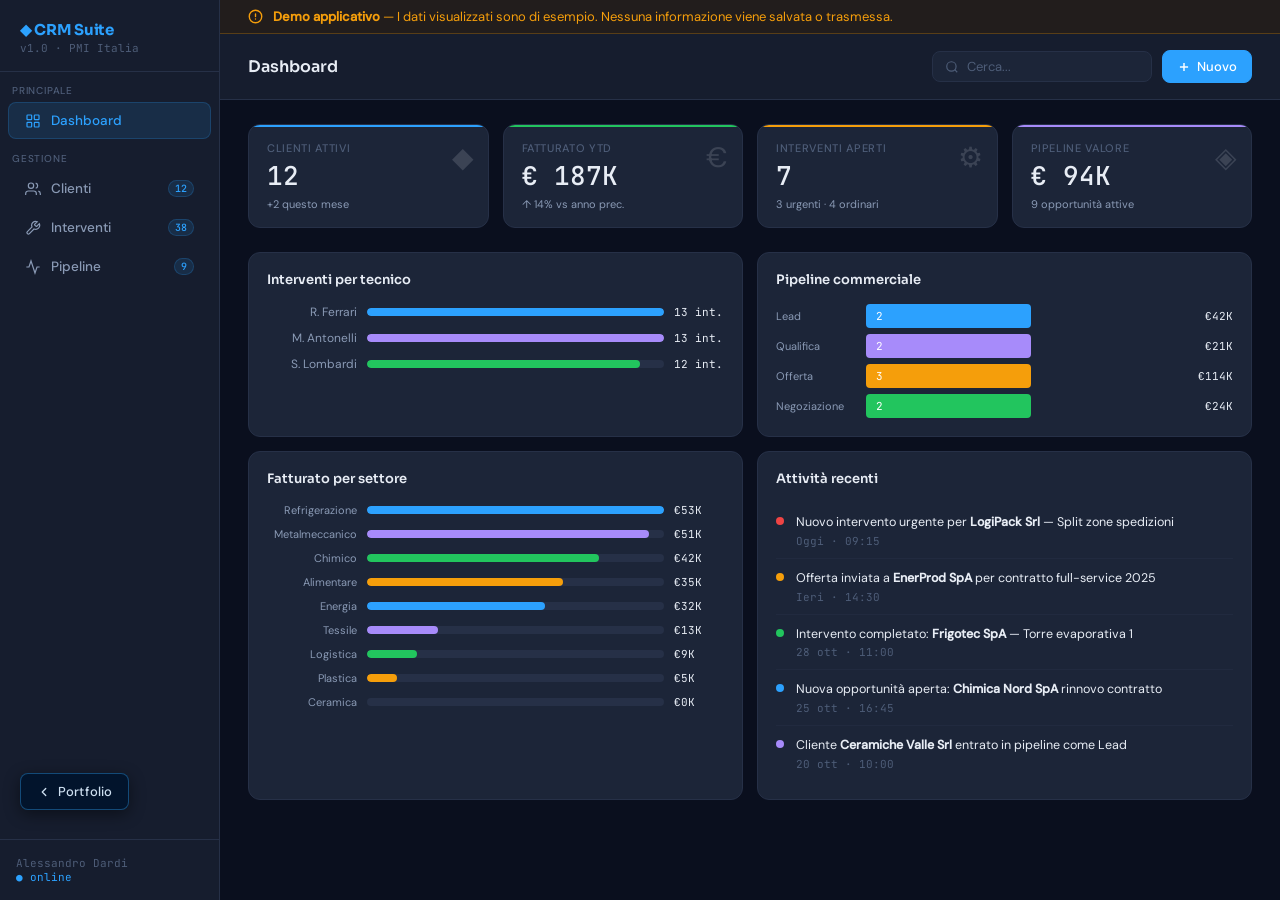
<file: progetti/crm_pmi.html>
<!DOCTYPE html>
<html lang="it">
<head>
<meta charset="UTF-8">
<meta name="viewport" content="width=device-width, initial-scale=1.0">
<title>CRM — Gestione Clienti & Interventi</title>
<link rel="stylesheet" href="fonts/crm-fonts.css">
<style>
  :root {
    --navy: #0a0f1e;
    --navy-mid: #111827;
    --navy-panel: #161d2e;
    --navy-card: #1c2538;
    --navy-border: #263047;
    --accent: #2ca1fe;
    --accent-dim: rgba(44,161,254,0.12);
    --accent-glow: rgba(44,161,254,0.25);
    --text-primary: #e8edf5;
    --text-secondary: #8a9ab5;
    --text-muted: #4e5d78;
    --green: #22c55e;
    --green-dim: rgba(34,197,94,0.12);
    --amber: #f59e0b;
    --amber-dim: rgba(245,158,11,0.12);
    --red: #ef4444;
    --red-dim: rgba(239,68,68,0.12);
    --purple: #a78bfa;
    --purple-dim: rgba(167,139,250,0.12);
  }
  * { margin: 0; padding: 0; box-sizing: border-box; }
  body {
    font-family: 'DM Sans', sans-serif;
    background: var(--navy);
    color: var(--text-primary);
    min-height: 100vh;
    font-size: 14px;
  }

  /* LAYOUT */
  .app { display: flex; min-height: 100vh; }
  .sidebar {
    width: 220px;
    min-width: 220px;
    background: var(--navy-panel);
    border-right: 1px solid var(--navy-border);
    display: flex;
    flex-direction: column;
    padding: 0;
    position: sticky;
    top: 0;
    height: 100vh;
  }
  .main { flex: 1; overflow-x: hidden; }

  /* SIDEBAR */
  .sidebar-logo {
    padding: 20px 20px 16px;
    border-bottom: 1px solid var(--navy-border);
  }
  .sidebar-logo .logo-mark {
    font-family: 'Sora', sans-serif;
    font-size: 15px;
    font-weight: 700;
    color: var(--accent);
    letter-spacing: -0.02em;
  }
  .sidebar-logo .logo-sub {
    font-size: 11px;
    color: var(--text-muted);
    margin-top: 2px;
    font-family: 'JetBrains Mono', monospace;
  }
  .nav-section {
    padding: 12px 12px 4px;
    font-size: 10px;
    text-transform: uppercase;
    letter-spacing: 0.08em;
    color: var(--text-muted);
    font-weight: 500;
  }
  .nav-item {
    display: flex;
    align-items: center;
    gap: 10px;
    padding: 9px 16px;
    margin: 1px 8px;
    border-radius: 8px;
    cursor: pointer;
    color: var(--text-secondary);
    font-size: 13.5px;
    font-weight: 500;
    transition: all 0.15s;
    border: 1px solid transparent;
  }
  .nav-item:hover { background: var(--accent-dim); color: var(--text-primary); }
  .nav-item.active {
    background: var(--accent-dim);
    color: var(--accent);
    border-color: rgba(44,161,254,0.2);
  }
  .nav-item svg { width: 16px; height: 16px; flex-shrink: 0; }
  .nav-badge {
    margin-left: auto;
    background: var(--accent-dim);
    color: var(--accent);
    font-family: 'JetBrains Mono', monospace;
    font-size: 10px;
    padding: 1px 6px;
    border-radius: 10px;
    border: 1px solid rgba(44,161,254,0.2);
  }
  .sidebar-footer {
    margin-top: auto;
    padding: 16px;
    border-top: 1px solid var(--navy-border);
    font-size: 11px;
    color: var(--text-muted);
    font-family: 'JetBrains Mono', monospace;
  }

  /* TOPBAR */
  .topbar {
    display: flex;
    align-items: center;
    justify-content: space-between;
    padding: 16px 28px;
    border-bottom: 1px solid var(--navy-border);
    background: var(--navy-panel);
    position: sticky;
    top: 0;
    z-index: 10;
  }
  .topbar-title {
    font-family: 'Sora', sans-serif;
    font-size: 16px;
    font-weight: 600;
    color: var(--text-primary);
  }
  .topbar-right { display: flex; align-items: center; gap: 10px; }
  .btn {
    display: inline-flex;
    align-items: center;
    gap: 6px;
    padding: 7px 14px;
    border-radius: 8px;
    font-size: 13px;
    font-weight: 500;
    cursor: pointer;
    border: 1px solid var(--navy-border);
    background: var(--navy-card);
    color: var(--text-primary);
    transition: all 0.15s;
    font-family: 'DM Sans', sans-serif;
  }
  .btn:hover { border-color: var(--accent); color: var(--accent); }
  .btn-primary {
    background: var(--accent);
    border-color: var(--accent);
    color: #fff;
  }
  .btn-primary:hover { background: #1a8fe0; border-color: #1a8fe0; color: #fff; }
  .search-box {
    display: flex;
    align-items: center;
    gap: 8px;
    background: var(--navy-card);
    border: 1px solid var(--navy-border);
    border-radius: 8px;
    padding: 6px 12px;
    width: 220px;
  }
  .search-box input {
    background: none;
    border: none;
    outline: none;
    color: var(--text-primary);
    font-size: 13px;
    font-family: 'DM Sans', sans-serif;
    width: 100%;
  }
  .search-box input::placeholder { color: var(--text-muted); }
  .search-box svg { color: var(--text-muted); width: 14px; height: 14px; flex-shrink: 0; }

  /* CONTENT */
  .content { padding: 24px 28px; }
  .page { display: none; }
  .page.active { display: block; }

  /* KPI CARDS */
  .kpi-grid {
    display: grid;
    grid-template-columns: repeat(4, 1fr);
    gap: 14px;
    margin-bottom: 24px;
  }
  .kpi-card {
    background: var(--navy-card);
    border: 1px solid var(--navy-border);
    border-radius: 12px;
    padding: 16px 18px;
    position: relative;
    overflow: hidden;
  }
  .kpi-card::before {
    content: '';
    position: absolute;
    top: 0; left: 0; right: 0;
    height: 2px;
  }
  .kpi-card.blue::before { background: var(--accent); }
  .kpi-card.green::before { background: var(--green); }
  .kpi-card.amber::before { background: var(--amber); }
  .kpi-card.purple::before { background: var(--purple); }
  .kpi-label {
    font-size: 11px;
    color: var(--text-muted);
    text-transform: uppercase;
    letter-spacing: 0.06em;
    font-weight: 500;
    margin-bottom: 8px;
  }
  .kpi-value {
    font-family: 'JetBrains Mono', monospace;
    font-size: 26px;
    font-weight: 500;
    color: var(--text-primary);
    line-height: 1;
    margin-bottom: 8px;
  }
  .kpi-sub {
    font-size: 11px;
    color: var(--text-secondary);
  }
  .kpi-icon {
    position: absolute;
    top: 14px; right: 14px;
    opacity: 0.15;
    font-size: 28px;
  }

  /* TABLES */
  .table-wrap {
    background: var(--navy-card);
    border: 1px solid var(--navy-border);
    border-radius: 12px;
    overflow: hidden;
  }
  .table-header {
    display: flex;
    align-items: center;
    justify-content: space-between;
    padding: 14px 18px;
    border-bottom: 1px solid var(--navy-border);
  }
  .table-header-title {
    font-family: 'Sora', sans-serif;
    font-size: 13px;
    font-weight: 600;
    color: var(--text-primary);
  }
  table {
    width: 100%;
    border-collapse: collapse;
  }
  th {
    text-align: left;
    padding: 10px 18px;
    font-size: 11px;
    text-transform: uppercase;
    letter-spacing: 0.06em;
    color: var(--text-muted);
    font-weight: 500;
    background: rgba(255,255,255,0.02);
    border-bottom: 1px solid var(--navy-border);
  }
  td {
    padding: 11px 18px;
    border-bottom: 1px solid rgba(38,48,71,0.5);
    color: var(--text-primary);
    font-size: 13px;
  }
  tr:last-child td { border-bottom: none; }
  tr:hover td { background: rgba(44,161,254,0.04); }
  .td-mono { font-family: 'JetBrains Mono', monospace; }
  .td-muted { color: var(--text-secondary); }

  /* BADGES */
  .badge {
    display: inline-flex;
    align-items: center;
    gap: 4px;
    padding: 3px 9px;
    border-radius: 6px;
    font-size: 11px;
    font-weight: 500;
    white-space: nowrap;
  }
  .badge-green { background: var(--green-dim); color: var(--green); border: 1px solid rgba(34,197,94,0.2); }
  .badge-amber { background: var(--amber-dim); color: var(--amber); border: 1px solid rgba(245,158,11,0.2); }
  .badge-red { background: var(--red-dim); color: var(--red); border: 1px solid rgba(239,68,68,0.2); }
  .badge-blue { background: var(--accent-dim); color: var(--accent); border: 1px solid rgba(44,161,254,0.2); }
  .badge-purple { background: var(--purple-dim); color: var(--purple); border: 1px solid rgba(167,139,250,0.2); }
  .badge-gray { background: rgba(138,154,181,0.1); color: var(--text-secondary); border: 1px solid rgba(138,154,181,0.15); }
  .dot { width: 6px; height: 6px; border-radius: 50%; background: currentColor; }

  /* AVATAR */
  .avatar {
    width: 30px; height: 30px;
    border-radius: 50%;
    display: inline-flex;
    align-items: center;
    justify-content: center;
    font-size: 11px;
    font-weight: 600;
    flex-shrink: 0;
    font-family: 'Sora', sans-serif;
  }
  .av-blue { background: var(--accent-dim); color: var(--accent); border: 1px solid rgba(44,161,254,0.25); }
  .av-green { background: var(--green-dim); color: var(--green); border: 1px solid rgba(34,197,94,0.25); }
  .av-purple { background: var(--purple-dim); color: var(--purple); border: 1px solid rgba(167,139,250,0.25); }
  .av-amber { background: var(--amber-dim); color: var(--amber); border: 1px solid rgba(245,158,11,0.25); }
  .av-red { background: var(--red-dim); color: var(--red); border: 1px solid rgba(239,68,68,0.25); }

  .client-cell { display: flex; align-items: center; gap: 10px; }
  .client-cell .name { font-weight: 500; }
  .client-cell .sub { font-size: 11px; color: var(--text-muted); }

  /* PRIORITY */
  .priority-dot {
    width: 8px; height: 8px; border-radius: 50%;
    display: inline-block; margin-right: 5px;
  }

  /* PIPELINE */
  .pipeline-grid {
    display: grid;
    grid-template-columns: repeat(4, 1fr);
    gap: 14px;
    margin-bottom: 24px;
  }
  .pipeline-col {
    background: var(--navy-card);
    border: 1px solid var(--navy-border);
    border-radius: 12px;
    overflow: hidden;
  }
  .pipeline-col-header {
    padding: 12px 14px;
    border-bottom: 1px solid var(--navy-border);
    font-size: 12px;
    font-weight: 600;
    font-family: 'Sora', sans-serif;
    display: flex;
    align-items: center;
    justify-content: space-between;
  }
  .pipeline-card {
    margin: 10px;
    padding: 12px;
    background: var(--navy-panel);
    border: 1px solid var(--navy-border);
    border-radius: 8px;
    cursor: default;
    transition: border-color 0.15s;
  }
  .pipeline-card:hover { border-color: var(--accent); }
  .pipeline-card .pc-company { font-weight: 500; font-size: 13px; margin-bottom: 4px; }
  .pipeline-card .pc-desc { font-size: 11px; color: var(--text-muted); margin-bottom: 8px; }
  .pipeline-card .pc-footer { display: flex; align-items: center; justify-content: space-between; }
  .pipeline-card .pc-value { font-family: 'JetBrains Mono', monospace; font-size: 12px; color: var(--green); }
  .pipeline-card .pc-prob { font-size: 11px; color: var(--text-muted); }
  .prob-bar { height: 3px; border-radius: 2px; background: var(--navy-border); margin-top: 8px; }
  .prob-fill { height: 100%; border-radius: 2px; background: var(--accent); }

  /* DASHBOARD */
  .dash-grid { display: grid; grid-template-columns: 1fr 1fr; gap: 14px; margin-bottom: 14px; }
  .chart-card {
    background: var(--navy-card);
    border: 1px solid var(--navy-border);
    border-radius: 12px;
    padding: 18px;
  }
  .chart-card-title {
    font-family: 'Sora', sans-serif;
    font-size: 13px;
    font-weight: 600;
    color: var(--text-primary);
    margin-bottom: 16px;
  }
  .bar-chart { display: flex; flex-direction: column; gap: 10px; }
  .bar-row { display: flex; align-items: center; gap: 10px; font-size: 12px; }
  .bar-label { width: 90px; color: var(--text-secondary); text-align: right; flex-shrink: 0; }
  .bar-track { flex: 1; height: 8px; background: var(--navy-border); border-radius: 4px; overflow: hidden; }
  .bar-fill { height: 100%; border-radius: 4px; transition: width 0.6s ease; }
  .bar-val { width: 50px; font-family: 'JetBrains Mono', monospace; color: var(--text-primary); font-size: 11px; }

  .funnel { display: flex; flex-direction: column; gap: 6px; }
  .funnel-row { display: flex; align-items: center; gap: 10px; font-size: 12px; }
  .funnel-label { width: 80px; color: var(--text-secondary); font-size: 11px; }
  .funnel-bar { height: 24px; border-radius: 4px; display: flex; align-items: center; padding-left: 10px; font-family: 'JetBrains Mono', monospace; font-size: 11px; color: #fff; transition: width 0.6s ease; max-width: calc(100% - 140px); }
  .funnel-count { width: 52px; text-align: right; color: var(--text-primary); font-size: 11px; flex-shrink: 0; font-family: 'JetBrains Mono', monospace; }

  .activity-list { display: flex; flex-direction: column; gap: 0; }
  .activity-item {
    display: flex;
    align-items: flex-start;
    gap: 12px;
    padding: 10px 0;
    border-bottom: 1px solid rgba(38,48,71,0.5);
  }
  .activity-item:last-child { border-bottom: none; }
  .activity-dot {
    width: 8px; height: 8px; border-radius: 50%;
    margin-top: 4px; flex-shrink: 0;
  }
  .activity-text { font-size: 12.5px; line-height: 1.5; }
  .activity-time { font-size: 11px; color: var(--text-muted); margin-top: 2px; font-family: 'JetBrains Mono', monospace; }

  /* MODAL */
  .modal-overlay {
    position: fixed; inset: 0;
    background: rgba(5,10,20,0.75);
    z-index: 100;
    display: none;
    align-items: center;
    justify-content: center;
    backdrop-filter: blur(4px);
  }
  .modal-overlay.open { display: flex; }
  .modal {
    background: var(--navy-panel);
    border: 1px solid var(--navy-border);
    border-radius: 16px;
    width: 520px;
    max-height: 80vh;
    overflow-y: auto;
    padding: 0;
    box-shadow: 0 24px 64px rgba(0,0,0,0.6);
  }
  .modal-head {
    display: flex;
    align-items: center;
    justify-content: space-between;
    padding: 18px 22px;
    border-bottom: 1px solid var(--navy-border);
  }
  .modal-title { font-family: 'Sora', sans-serif; font-size: 15px; font-weight: 600; }
  .modal-close { cursor: pointer; color: var(--text-muted); padding: 4px; }
  .modal-close:hover { color: var(--text-primary); }
  .modal-body { padding: 22px; }
  .detail-section { margin-bottom: 18px; }
  .detail-label { font-size: 10px; text-transform: uppercase; letter-spacing: 0.06em; color: var(--text-muted); font-weight: 500; margin-bottom: 10px; }
  .detail-grid { display: grid; grid-template-columns: 1fr 1fr; gap: 12px; }
  .detail-field label { font-size: 11px; color: var(--text-muted); display: block; margin-bottom: 3px; }
  .detail-field span { font-size: 13px; color: var(--text-primary); }
  .detail-field .mono { font-family: 'JetBrains Mono', monospace; }

  .interventi-mini { display: flex; flex-direction: column; gap: 6px; }
  .intervento-mini {
    background: var(--navy-card);
    border: 1px solid var(--navy-border);
    border-radius: 8px;
    padding: 10px 12px;
    display: flex;
    align-items: center;
    gap: 12px;
    font-size: 12px;
  }
  .intervento-mini .im-date { font-family: 'JetBrains Mono', monospace; color: var(--text-muted); width: 80px; flex-shrink: 0; }
  .intervento-mini .im-desc { flex: 1; }
  .intervento-mini .im-cost { font-family: 'JetBrains Mono', monospace; color: var(--green); font-size: 11px; }

  /* SCROLLBAR */
  ::-webkit-scrollbar { width: 5px; height: 5px; }
  ::-webkit-scrollbar-track { background: transparent; }
  ::-webkit-scrollbar-thumb { background: var(--navy-border); border-radius: 3px; }

  /* RESPONSIVE FIXES */
  @media (max-width: 1100px) {
    .kpi-grid { grid-template-columns: repeat(2, 1fr); }
    .pipeline-grid { grid-template-columns: repeat(2, 1fr); }
    .dash-grid { grid-template-columns: 1fr; }
  }

  /* MOBILE */
  @media (max-width: 768px) {
    /* Sidebar diventa bottom nav */
    .sidebar {
      position: fixed;
      bottom: 0; left: 0; right: 0;
      top: auto;
      width: 100%;
      height: auto;
      flex-direction: row;
      border-right: none;
      border-top: 1px solid var(--navy-border);
      padding: 0;
      z-index: 50;
    }
    .sidebar-logo { display: none; }
    .sidebar-footer { display: none; }
    .nav-section { display: none; }
    .sidebar > div:not(.sidebar-logo):not(.sidebar-footer):not(.nav-section) {
      display: flex;
      flex-direction: row;
      width: 100%;
      justify-content: space-around;
      padding: 8px 0;
    }
    .nav-item {
      flex-direction: column;
      gap: 4px;
      padding: 6px 10px;
      margin: 0;
      font-size: 10px;
      border-radius: 6px;
      border: none;
      text-align: center;
      min-width: 60px;
    }
    .nav-item svg { width: 20px; height: 20px; }
    .nav-badge { display: none; }

    /* Main si adatta */
    .main { padding-bottom: 70px; }

    /* Topbar semplificata */
    .topbar { padding: 12px 16px; }
    .topbar-title { font-size: 14px; }
    .search-box { width: 140px; }
    .topbar-right .btn span { display: none; }

    /* Content padding ridotto */
    .content { padding: 16px; }

    /* KPI a 2 colonne */
    .kpi-grid { grid-template-columns: repeat(2, 1fr); gap: 10px; }
    .kpi-value { font-size: 22px; }

    /* Pipeline a 1 colonna */
    .pipeline-grid { grid-template-columns: 1fr; }

    /* Tabelle: nascondi colonne meno importanti */
    .hide-mobile { display: none; }

    /* Modal a schermo intero */
    .modal {
      width: 100%;
      max-width: 100%;
      margin: 0;
      border-radius: 16px 16px 0 0;
      position: fixed;
      bottom: 0;
      max-height: 85vh;
    }
    .modal-overlay { align-items: flex-end; }

    /* Dash grid a colonna singola */
    .dash-grid { grid-template-columns: 1fr; }

    /* Bar labels più corte */
    .bar-label { width: 70px; font-size: 11px; }
  }
</style>
<script defer src="https://cloud.umami.is/script.js" data-website-id="7a2837f0-c1d5-4eaf-b0c4-a9f93e444e4a" data-domains="alessandrodardi.it,www.alessandrodardi.it"></script>
</head>
<body>


<div class="app">

  <!-- SIDEBAR -->
  <nav class="sidebar">
    <div class="sidebar-logo">
      <div class="logo-mark">◆ CRM Suite</div>
      <div class="logo-sub">v1.0 · PMI Italia</div>
    </div>
    <div class="nav-section">Principale</div>
    <div class="nav-item active" onclick="showPage('dashboard', this)">
      <svg viewBox="0 0 24 24" fill="none" stroke="currentColor" stroke-width="1.8"><rect x="3" y="3" width="7" height="7" rx="1"/><rect x="14" y="3" width="7" height="7" rx="1"/><rect x="3" y="14" width="7" height="7" rx="1"/><rect x="14" y="14" width="7" height="7" rx="1"/></svg>
      Dashboard
    </div>
    <div class="nav-section">Gestione</div>
    <div class="nav-item" onclick="showPage('clienti', this)">
      <svg viewBox="0 0 24 24" fill="none" stroke="currentColor" stroke-width="1.8"><path d="M17 21v-2a4 4 0 0 0-4-4H5a4 4 0 0 0-4 4v2"/><circle cx="9" cy="7" r="4"/><path d="M23 21v-2a4 4 0 0 0-3-3.87"/><path d="M16 3.13a4 4 0 0 1 0 7.75"/></svg>
      Clienti
      <span class="nav-badge">12</span>
    </div>
    <div class="nav-item" onclick="showPage('interventi', this)">
      <svg viewBox="0 0 24 24" fill="none" stroke="currentColor" stroke-width="1.8"><path d="M14.7 6.3a1 1 0 0 0 0 1.4l1.6 1.6a1 1 0 0 0 1.4 0l3.77-3.77a6 6 0 0 1-7.94 7.94l-6.91 6.91a2.12 2.12 0 0 1-3-3l6.91-6.91a6 6 0 0 1 7.94-7.94l-3.76 3.76z"/></svg>
      Interventi
      <span class="nav-badge">38</span>
    </div>
    <div class="nav-item" onclick="showPage('pipeline', this)">
      <svg viewBox="0 0 24 24" fill="none" stroke="currentColor" stroke-width="1.8"><polyline points="22 12 18 12 15 21 9 3 6 12 2 12"/></svg>
      Pipeline
      <span class="nav-badge">9</span>
    </div>
    <div class="sidebar-footer">
      Alessandro Dardi<br>
      <span style="color:var(--accent)">● online</span>
    </div>
  </nav>

  <!-- MAIN -->
  <div class="main">

    <!-- BANNER DEMO -->
    <div style="background:rgba(245,158,11,0.10);border-bottom:1px solid rgba(245,158,11,0.25);padding:8px 28px;display:flex;align-items:center;gap:10px;font-family:'DM Sans',sans-serif;font-size:13px;color:#f59e0b;">
      <svg width="15" height="15" viewBox="0 0 24 24" fill="none" stroke="currentColor" stroke-width="2.2" stroke-linecap="round" stroke-linejoin="round" style="flex-shrink:0"><circle cx="12" cy="12" r="10"/><line x1="12" y1="8" x2="12" y2="12"/><line x1="12" y1="16" x2="12.01" y2="16"/></svg>
      <span><strong>Demo applicativo</strong> — I dati visualizzati sono di esempio. Nessuna informazione viene salvata o trasmessa.</span>
    </div>

    <!-- TOPBAR -->
    <div class="topbar">
      <span class="topbar-title" id="page-title">Dashboard</span>
      <div class="topbar-right">
        <div class="search-box">
          <svg viewBox="0 0 24 24" fill="none" stroke="currentColor" stroke-width="2"><circle cx="11" cy="11" r="8"/><path d="m21 21-4.35-4.35"/></svg>
          <input type="text" placeholder="Cerca..." id="search-input" oninput="handleSearch(this.value)">
        </div>
        <button class="btn btn-primary" onclick="openAddModal()">
          <svg width="14" height="14" viewBox="0 0 24 24" fill="none" stroke="currentColor" stroke-width="2.5"><line x1="12" y1="5" x2="12" y2="19"/><line x1="5" y1="12" x2="19" y2="12"/></svg>
          Nuovo
        </button>
      </div>
    </div>

    <!-- PAGES -->

    <!-- DASHBOARD -->
    <div id="page-dashboard" class="page active content">
      <div class="kpi-grid">
        <div class="kpi-card blue">
          <div class="kpi-label">Clienti attivi</div>
          <div class="kpi-value">12</div>
          <div class="kpi-sub">+2 questo mese</div>
          <div class="kpi-icon">◆</div>
        </div>
        <div class="kpi-card green">
          <div class="kpi-label">Fatturato YTD</div>
          <div class="kpi-value">€ 187K</div>
          <div class="kpi-sub">↑ 14% vs anno prec.</div>
          <div class="kpi-icon">€</div>
        </div>
        <div class="kpi-card amber">
          <div class="kpi-label">Interventi aperti</div>
          <div class="kpi-value">7</div>
          <div class="kpi-sub">3 urgenti · 4 ordinari</div>
          <div class="kpi-icon">⚙</div>
        </div>
        <div class="kpi-card purple">
          <div class="kpi-label">Pipeline valore</div>
          <div class="kpi-value">€ 94K</div>
          <div class="kpi-sub">9 opportunità attive</div>
          <div class="kpi-icon">◈</div>
        </div>
      </div>

      <div class="dash-grid">
        <div class="chart-card">
          <div class="chart-card-title">Interventi per tecnico</div>
          <div class="bar-chart" id="tecnico-chart"></div>
        </div>
        <div class="chart-card">
          <div class="chart-card-title">Pipeline commerciale</div>
          <div class="funnel" id="funnel-chart"></div>
        </div>
        <div class="chart-card">
          <div class="chart-card-title">Fatturato per settore</div>
          <div class="bar-chart" id="settore-chart"></div>
        </div>
        <div class="chart-card">
          <div class="chart-card-title">Attività recenti</div>
          <div class="activity-list" id="activity-list"></div>
        </div>
      </div>
    </div>

    <!-- CLIENTI -->
    <div id="page-clienti" class="page content">
      <div class="kpi-grid" style="grid-template-columns: repeat(3,1fr); margin-bottom: 18px;">
        <div class="kpi-card blue"><div class="kpi-label">Totale clienti</div><div class="kpi-value">12</div><div class="kpi-sub">Attivi nel portafoglio</div></div>
        <div class="kpi-card green"><div class="kpi-label">Fatturato medio</div><div class="kpi-value">€ 15.6K</div><div class="kpi-sub">Per cliente / anno</div></div>
        <div class="kpi-card amber"><div class="kpi-label">Settori</div><div class="kpi-value">5</div><div class="kpi-sub">Alimentare, chimico, tessile...</div></div>
      </div>
      <div class="table-wrap">
        <div class="table-header">
          <span class="table-header-title">Anagrafica clienti</span>
          <button class="btn" onclick="exportCSV()">
            <svg width="13" height="13" viewBox="0 0 24 24" fill="none" stroke="currentColor" stroke-width="2"><path d="M21 15v4a2 2 0 0 1-2 2H5a2 2 0 0 1-2-2v-4"/><polyline points="7 10 12 15 17 10"/><line x1="12" y1="15" x2="12" y2="3"/></svg>
            Esporta CSV
          </button>
        </div>
        <table id="clienti-table">
          <thead>
            <tr>
              <th>Azienda</th><th class="hide-mobile">Settore</th><th class="hide-mobile">Referente</th><th class="hide-mobile">Città</th>
              <th class="hide-mobile">Tel</th><th>Stato</th><th>Fatturato</th><th></th>
            </tr>
          </thead>
          <tbody id="clienti-tbody"></tbody>
        </table>
      </div>
    </div>

    <!-- INTERVENTI -->
    <div id="page-interventi" class="page content">
      <div class="kpi-grid" style="grid-template-columns: repeat(4,1fr); margin-bottom: 18px;">
        <div class="kpi-card blue"><div class="kpi-label">Totale 2024</div><div class="kpi-value">38</div><div class="kpi-sub">Interventi eseguiti</div></div>
        <div class="kpi-card green"><div class="kpi-label">Completati</div><div class="kpi-value">31</div><div class="kpi-sub">81.6% success rate</div></div>
        <div class="kpi-card amber"><div class="kpi-label">In corso</div><div class="kpi-value">7</div><div class="kpi-sub">Da chiudere</div></div>
        <div class="kpi-card purple"><div class="kpi-label">Ore totali</div><div class="kpi-value">284</div><div class="kpi-sub">Avg 7.5h / intervento</div></div>
      </div>
      <div class="table-wrap">
        <div class="table-header">
          <span class="table-header-title">Registro interventi tecnici</span>
          <div style="display:flex;gap:8px;">
            <select onchange="filterInterventi(this.value)" style="background:var(--navy-card);border:1px solid var(--navy-border);color:var(--text-primary);padding:5px 10px;border-radius:7px;font-family:'DM Sans',sans-serif;font-size:12px;cursor:pointer;">
              <option value="">Tutti gli stati</option>
              <option value="Completato">Completati</option>
              <option value="In corso">In corso</option>
              <option value="Programmato">Programmati</option>
            </select>
          </div>
        </div>
        <table id="interventi-table">
          <thead>
            <tr>
              <th class="hide-mobile">ID</th><th>Cliente</th><th>Tipo</th><th class="hide-mobile">Macchinario</th>
              <th class="hide-mobile">Tecnico</th><th class="hide-mobile">Data</th><th class="hide-mobile">Ore</th><th>Costo</th><th>Stato</th><th>Priorità</th>
            </tr>
          </thead>
          <tbody id="interventi-tbody"></tbody>
        </table>
      </div>
    </div>

    <!-- PIPELINE -->
    <div id="page-pipeline" class="page content">
      <div class="kpi-grid" style="grid-template-columns: repeat(4,1fr); margin-bottom: 18px;">
        <div class="kpi-card blue"><div class="kpi-label">Lead totali</div><div class="kpi-value">9</div><div class="kpi-sub">In pipeline attiva</div></div>
        <div class="kpi-card green"><div class="kpi-label">Valore totale</div><div class="kpi-value">€ 94K</div><div class="kpi-sub">Opportunità aperte</div></div>
        <div class="kpi-card amber"><div class="kpi-label">Win rate YTD</div><div class="kpi-value">62%</div><div class="kpi-sub">6 chiuse su 10 tentate</div></div>
        <div class="kpi-card purple"><div class="kpi-label">Tempo medio</div><div class="kpi-value">21 gg</div><div class="kpi-sub">Dal lead alla firma</div></div>
      </div>
      <div class="pipeline-grid" id="pipeline-board"></div>
    </div>

  </div><!-- end main -->
</div><!-- end app -->

<!-- MODAL DETTAGLIO CLIENTE -->
<div class="modal-overlay" id="modal-cliente">
  <div class="modal">
    <div class="modal-head">
      <span class="modal-title" id="modal-cliente-title">Dettaglio cliente</span>
      <span class="modal-close" onclick="closeModal('modal-cliente')">
        <svg width="18" height="18" viewBox="0 0 24 24" fill="none" stroke="currentColor" stroke-width="2"><line x1="18" y1="6" x2="6" y2="18"/><line x1="6" y1="6" x2="18" y2="18"/></svg>
      </span>
    </div>
    <div class="modal-body" id="modal-cliente-body"></div>
  </div>
</div>

<!-- MODAL DETTAGLIO INTERVENTO -->
<div class="modal-overlay" id="modal-intervento">
  <div class="modal">
    <div class="modal-head">
      <span class="modal-title" id="modal-int-title">Dettaglio intervento</span>
      <span class="modal-close" onclick="closeModal('modal-intervento')">
        <svg width="18" height="18" viewBox="0 0 24 24" fill="none" stroke="currentColor" stroke-width="2"><line x1="18" y1="6" x2="6" y2="18"/><line x1="6" y1="6" x2="18" y2="18"/></svg>
      </span>
    </div>
    <div class="modal-body" id="modal-int-body"></div>
  </div>
</div>

<script>
// ======= DATI =======
const clienti = [
  { id:'C001', azienda:'Metalflex Srl', settore:'Metalmeccanico', referente:'Marco Conti', citta:'Bologna', tel:'051 4412876', email:'conti@metalflex.it', stato:'Attivo', fatturato:28400, note:'Cliente storico, contratto annuale manutenzione' },
  { id:'C002', azienda:'Frigotec SpA', settore:'Refrigerazione', referente:'Laura Rossi', citta:'Modena', tel:'059 7723400', email:'rossi@frigotec.it', stato:'Attivo', fatturato:34200, note:'Ampia flotta compressori, priorità interventi urgenti' },
  { id:'C003', azienda:'AlimEst Srl', settore:'Alimentare', referente:'Giovanni Merli', citta:'Ferrara', tel:'0532 881900', email:'merli@alimest.it', stato:'Attivo', fatturato:19800, note:'Linee produzione yogurt e formaggi' },
  { id:'C004', azienda:'Chimica Nord SpA', settore:'Chimico', referente:'Sara Vitali', citta:'Ravenna', tel:'0544 620310', email:'vitali@chim-nord.it', stato:'Attivo', fatturato:41500, note:'Impianti ad alta pressione, certificati ATEX' },
  { id:'C005', azienda:'Tessil Group Srl', settore:'Tessile', referente:'Franco Neri', citta:'Prato', tel:'0574 502100', email:'neri@tessil-group.it', stato:'Attivo', fatturato:12600, note:'Piccola realtà, interventi stagionali' },
  { id:'C006', azienda:'LogiPack Srl', settore:'Logistica', referente:'Elena Bianchi', citta:'Bologna', tel:'051 6020440', email:'bianchi@logipack.it', stato:'Attivo', fatturato:8900, note:'Nuovo cliente da Q2 2024' },
  { id:'C007', azienda:'AgroSud Srl', settore:'Alimentare', referente:'Carlo Esposito', citta:'Reggio Emilia', tel:'0522 430800', email:'esposito@agrosud.it', stato:'Attivo', fatturato:15200, note:'Celle frigorifere, manutenzione semestrale' },
  { id:'C008', azienda:'PlastForm SpA', settore:'Plastica', referente:'Marta Greco', citta:'Parma', tel:'0521 772300', email:'greco@plastform.it', stato:'Sospeso', fatturato:5400, note:'Pagamento sospeso, contratto in revisione' },
  { id:'C009', azienda:'IdroCast Srl', settore:'Metalmeccanico', referente:'Luca Fabbri', citta:'Forlì', tel:'0543 881200', email:'fabbri@idrocast.it', stato:'Attivo', fatturato:22100, note:'Impianti idraulici + aria compressa' },
  { id:'C010', azienda:'FrigoNord Srl', settore:'Refrigerazione', referente:'Anna De Luca', citta:'Mantova', tel:'0376 540220', email:'deluca@frigonord.it', stato:'Attivo', fatturato:18700, note:'Assistenza reattiva, ottimo pagatore' },
  { id:'C011', azienda:'EnerProd SpA', settore:'Energia', referente:'Riccardo Riva', citta:'Brescia', tel:'030 3710440', email:'riva@enerprod.it', stato:'Attivo', fatturato:31500, note:'Turbine e sistemi di raffreddamento industriale' },
  { id:'C012', azienda:'Ceramiche Valle Srl', settore:'Ceramica', referente:'Giorgia Mori', citta:'Sassuolo', tel:'0536 881500', email:'mori@ceramv.it', stato:'Prospect', fatturato:0, note:'Prima visita maggio 2024, offerta inviata' },
];

const interventi = [
  { id:'I001', cliente:'Metalflex Srl', tipo:'Manutenzione Ord.', macchinario:'Compressore Atlas 75kW', tecnico:'R. Ferrari', data:'2024-01-08', ore:4.5, costo:680, stato:'Completato', priorita:'Normale', note:'Cambio filtri e lubrificazione' },
  { id:'I002', cliente:'Frigotec SpA', tipo:'Guasto urgente', macchinario:'Chiller Carrier 200kW', tecnico:'M. Antonelli', data:'2024-01-12', ore:6, costo:1150, stato:'Completato', priorita:'Urgente', note:'Sostituzione compressore scroll' },
  { id:'I003', cliente:'AlimEst Srl', tipo:'Ispezione', macchinario:'Linea freddo celle', tecnico:'R. Ferrari', data:'2024-01-19', ore:3, costo:420, stato:'Completato', priorita:'Normale', note:'Check annuale obbligatorio F-Gas' },
  { id:'I004', cliente:'Chimica Nord SpA', tipo:'Manutenzione Str.', macchinario:'Impianto aria compressa', tecnico:'S. Lombardi', data:'2024-01-25', ore:8, costo:1840, stato:'Completato', priorita:'Alta', note:'Intervento programmato semestrale' },
  { id:'I005', cliente:'FrigoNord Srl', tipo:'Manutenzione Ord.', macchinario:'Evaporatori cella C', tecnico:'M. Antonelli', data:'2024-02-02', ore:3.5, costo:490, stato:'Completato', priorita:'Normale', note:'' },
  { id:'I006', cliente:'IdroCast Srl', tipo:'Guasto urgente', macchinario:'Gruppo idraulico 45kW', tecnico:'R. Ferrari', data:'2024-02-09', ore:7, costo:1320, stato:'Completato', priorita:'Urgente', note:'Perdita olio, sostituzione tenute' },
  { id:'I007', cliente:'EnerProd SpA', tipo:'Ispezione', macchinario:'Turbina NG-1', tecnico:'S. Lombardi', data:'2024-02-14', ore:5, costo:890, stato:'Completato', priorita:'Alta', note:'Analisi vibrazioni e termografia' },
  { id:'I008', cliente:'Metalflex Srl', tipo:'Manutenzione Ord.', macchinario:'Compressore Atlas 75kW', tecnico:'M. Antonelli', data:'2024-02-22', ore:4, costo:620, stato:'Completato', priorita:'Normale', note:'Revisione semestrale' },
  { id:'I009', cliente:'Frigotec SpA', tipo:'Manutenzione Str.', macchinario:'Torre evaporativa 1', tecnico:'R. Ferrari', data:'2024-03-01', ore:9, costo:2100, stato:'Completato', priorita:'Alta', note:'Pulizia fascio tubiero e bonifica' },
  { id:'I010', cliente:'Tessil Group Srl', tipo:'Manutenzione Ord.', macchinario:'Condizionatori reparto', tecnico:'M. Antonelli', data:'2024-03-07', ore:4, costo:550, stato:'Completato', priorita:'Normale', note:'Manutenzione pre-estate' },
  { id:'I011', cliente:'AlimEst Srl', tipo:'Guasto urgente', macchinario:'Compressore frigo celle A', tecnico:'S. Lombardi', data:'2024-03-15', ore:5.5, costo:1080, stato:'Completato', priorita:'Urgente', note:'Allarme temperatura notturno' },
  { id:'I012', cliente:'Chimica Nord SpA', tipo:'Ispezione', macchinario:'Sistema ATEX Z1', tecnico:'R. Ferrari', data:'2024-03-20', ore:6, costo:1200, stato:'Completato', priorita:'Alta', note:'Verifica normativa annuale' },
  { id:'I013', cliente:'AgroSud Srl', tipo:'Manutenzione Ord.', macchinario:'Cella +4°C capienza 800mq', tecnico:'M. Antonelli', data:'2024-03-28', ore:5, costo:720, stato:'Completato', priorita:'Normale', note:'' },
  { id:'I014', cliente:'IdroCast Srl', tipo:'Manutenzione Str.', macchinario:'Impianto aria compressa', tecnico:'S. Lombardi', data:'2024-04-04', ore:8, costo:1680, stato:'Completato', priorita:'Alta', note:'Sostituzione essiccatore a membrana' },
  { id:'I015', cliente:'LogiPack Srl', tipo:'Ispezione', macchinario:'Impianto HVAC magazzino', tecnico:'R. Ferrari', data:'2024-04-10', ore:3, costo:380, stato:'Completato', priorita:'Normale', note:'Prima visita tecnica' },
  { id:'I016', cliente:'FrigoNord Srl', tipo:'Manutenzione Ord.', macchinario:'Chiller Trane 90kW', tecnico:'M. Antonelli', data:'2024-04-18', ore:4, costo:560, stato:'Completato', priorita:'Normale', note:'' },
  { id:'I017', cliente:'EnerProd SpA', tipo:'Manutenzione Str.', macchinario:'Turbina NG-2', tecnico:'S. Lombardi', data:'2024-04-25', ore:10, costo:2400, stato:'Completato', priorita:'Alta', note:'Revisione completa 3 anni' },
  { id:'I018', cliente:'Frigotec SpA', tipo:'Guasto urgente', macchinario:'Chiller York 320kW', tecnico:'R. Ferrari', data:'2024-05-03', ore:5, costo:1100, stato:'Completato', priorita:'Urgente', note:'Perdita refrigerante R410A' },
  { id:'I019', cliente:'Metalflex Srl', tipo:'Ispezione', macchinario:'Compressore Kaeser 110kW', tecnico:'M. Antonelli', data:'2024-05-10', ore:2.5, costo:340, stato:'Completato', priorita:'Normale', note:'' },
  { id:'I020', cliente:'AlimEst Srl', tipo:'Manutenzione Ord.', macchinario:'Banchi vendita refrigerati', tecnico:'S. Lombardi', data:'2024-05-17', ore:4, costo:540, stato:'Completato', priorita:'Normale', note:'Pulizia circuiti e ricarica gas' },
  { id:'I021', cliente:'Chimica Nord SpA', tipo:'Guasto urgente', macchinario:'Compressore alta pressione', tecnico:'R. Ferrari', data:'2024-05-24', ore:8, costo:1960, stato:'Completato', priorita:'Urgente', note:'Fermo linea produzione, intervento h24' },
  { id:'I022', cliente:'AgroSud Srl', tipo:'Ispezione', macchinario:'Cella -18°C surgelati', tecnico:'M. Antonelli', data:'2024-06-03', ore:3, costo:420, stato:'Completato', priorita:'Normale', note:'Verifica F-Gas semestrale' },
  { id:'I023', cliente:'IdroCast Srl', tipo:'Manutenzione Ord.', macchinario:'Cilindri idraulici pressa 1', tecnico:'S. Lombardi', data:'2024-06-10', ore:6, costo:840, stato:'Completato', priorita:'Normale', note:'' },
  { id:'I024', cliente:'LogiPack Srl', tipo:'Manutenzione Str.', macchinario:'UTA magazzino 2000 mq', tecnico:'R. Ferrari', data:'2024-06-17', ore:7, costo:1440, stato:'Completato', priorita:'Alta', note:'Sostituzione batterie e filtri EU9' },
  { id:'I025', cliente:'EnerProd SpA', tipo:'Ispezione', macchinario:'Turbine NG-1/NG-2', tecnico:'S. Lombardi', data:'2024-06-25', ore:6, costo:1080, stato:'Completato', priorita:'Alta', note:'Check semestrale concordato' },
  { id:'I026', cliente:'Frigotec SpA', tipo:'Manutenzione Ord.', macchinario:'Centrale frigorifera 600kW', tecnico:'M. Antonelli', data:'2024-07-04', ore:5, costo:780, stato:'Completato', priorita:'Normale', note:'' },
  { id:'I027', cliente:'Metalflex Srl', tipo:'Guasto urgente', macchinario:'Essiccatore frigorifero', tecnico:'R. Ferrari', data:'2024-07-12', ore:3, costo:680, stato:'Completato', priorita:'Urgente', note:'Blocco produzione turno pomeriggio' },
  { id:'I028', cliente:'AlimEst Srl', tipo:'Manutenzione Str.', macchinario:'Tunnel surgelazione', tecnico:'S. Lombardi', data:'2024-07-22', ore:9, costo:2200, stato:'Completato', priorita:'Alta', note:'Revisione completa estiva' },
  { id:'I029', cliente:'FrigoNord Srl', tipo:'Ispezione', macchinario:'Impianto gas R134a', tecnico:'M. Antonelli', data:'2024-08-01', ore:2.5, costo:330, stato:'Completato', priorita:'Normale', note:'Verifica tenuta circuiti' },
  { id:'I030', cliente:'Chimica Nord SpA', tipo:'Manutenzione Str.', macchinario:'Impianto criogeno', tecnico:'R. Ferrari', data:'2024-08-09', ore:10, costo:2800, stato:'Completato', priorita:'Alta', note:'Manutenzione straordinaria annuale' },
  { id:'I031', cliente:'AgroSud Srl', tipo:'Guasto urgente', macchinario:'Cella +4°C capienza 800mq', tecnico:'S. Lombardi', data:'2024-08-20', ore:4, costo:880, stato:'Completato', priorita:'Urgente', note:'Allarme temperatura +10°C, perdita gas' },
  { id:'I032', cliente:'IdroCast Srl', tipo:'Ispezione', macchinario:'Filtri linea principale', tecnico:'M. Antonelli', data:'2024-09-05', ore:2, costo:260, stato:'Completato', priorita:'Normale', note:'' },
  { id:'I033', cliente:'EnerProd SpA', tipo:'Guasto urgente', macchinario:'Turbina NG-1 — cuscinetto', tecnico:'R. Ferrari', data:'2024-09-13', ore:12, costo:3100, stato:'Completato', priorita:'Urgente', note:'Vibrazione anomala, sostituzione cuscinetto radiale' },
  { id:'I034', cliente:'Frigotec SpA', tipo:'Manutenzione Ord.', macchinario:'Chiller Carrier 200kW', tecnico:'S. Lombardi', data:'2024-10-01', ore:4.5, costo:690, stato:'In corso', priorita:'Normale', note:'Revisione autunnale' },
  { id:'I035', cliente:'Metalflex Srl', tipo:'Manutenzione Str.', macchinario:'Compressore Atlas 75kW', tecnico:'M. Antonelli', data:'2024-10-10', ore:8, costo:1620, stato:'In corso', priorita:'Alta', note:'Revisione 5 anni — in lavorazione' },
  { id:'I036', cliente:'Chimica Nord SpA', tipo:'Ispezione', macchinario:'Impianto ATEX zona 2', tecnico:'R. Ferrari', data:'2024-10-18', ore:5, costo:950, stato:'In corso', priorita:'Alta', note:'' },
  { id:'I037', cliente:'AlimEst Srl', tipo:'Manutenzione Ord.', macchinario:'Celle frigo reparto B', tecnico:'S. Lombardi', data:'2024-10-25', ore:4, costo:580, stato:'Programmato', priorita:'Normale', note:'Prenotato dal cliente' },
  { id:'I038', cliente:'LogiPack Srl', tipo:'Guasto urgente', macchinario:'Split zone spedizioni', tecnico:'M. Antonelli', data:'2024-10-28', ore:3, costo:490, stato:'Programmato', priorita:'Urgente', note:'Guasto segnalato lunedì, intervento venerdì' },
];

const pipeline = [
  { id:'P001', azienda:'Ceramiche Valle Srl', desc:'Contratto manutenzione impianti', fase:'Lead', valore:18000, prob:20 },
  { id:'P002', azienda:'PlastForm SpA', desc:'Revisione impianto aria compressa', fase:'Qualifica', valore:8500, prob:40 },
  { id:'P003', azienda:'Nuovo cliente TBD', desc:'Manutenzione chiller 3 siti', fase:'Lead', valore:24000, prob:15 },
  { id:'P004', azienda:'Frigotec SpA', desc:'Upgrading centrale frigorifera', fase:'Offerta', valore:31000, prob:65 },
  { id:'P005', azienda:'EnerProd SpA', desc:'Contratto full-service 2025', fase:'Offerta', valore:45000, prob:70 },
  { id:'P006', azienda:'IdroCast Srl', desc:'Fornitura essiccatori nuovi', fase:'Qualifica', valore:12000, prob:45 },
  { id:'P007', azienda:'LogiPack Srl', desc:'Contratto annuale HVAC', fase:'Negoziazione', valore:14000, prob:80 },
  { id:'P008', azienda:'AgroSud Srl', desc:'Ampliamento celle frigorifere', fase:'Negoziazione', valore:9500, prob:85 },
  { id:'P009', azienda:'Chimica Nord SpA', desc:'Rinnovo contratto 2025 + add-on', fase:'Offerta', valore:38000, prob:60 },
];

const fasi = ['Lead','Qualifica','Offerta','Negoziazione'];
const faseColors = { Lead:'#2ca1fe', Qualifica:'#a78bfa', Offerta:'#f59e0b', Negoziazione:'#22c55e' };

// ======= NAVIGAZIONE =======
let currentPage = 'dashboard';
function showPage(page, el) {
  document.querySelectorAll('.page').forEach(p => p.classList.remove('active'));
  document.querySelectorAll('.nav-item').forEach(n => n.classList.remove('active'));
  document.getElementById('page-'+page).classList.add('active');
  el.classList.add('active');
  currentPage = page;
  document.getElementById('page-title').textContent = el.textContent.trim();
  document.getElementById('search-input').value = '';
}

// ======= CLIENTI =======
function avatarInitials(name) {
  return name.split(' ').map(w=>w[0]).join('').substring(0,2).toUpperCase();
}
const avColors = ['av-blue','av-green','av-purple','av-amber','av-red'];
function avColor(i){ return avColors[i%avColors.length]; }

function statoClienteBadge(s) {
  if(s==='Attivo') return `<span class="badge badge-green"><span class="dot"></span>${s}</span>`;
  if(s==='Sospeso') return `<span class="badge badge-amber"><span class="dot"></span>${s}</span>`;
  return `<span class="badge badge-gray"><span class="dot"></span>${s}</span>`;
}

function renderClienti(data) {
  const tbody = document.getElementById('clienti-tbody');
  tbody.innerHTML = data.map((c,i)=>`
    <tr style="cursor:pointer" onclick="openCliente('${c.id}')">
      <td>
        <div class="client-cell">
          <div class="avatar ${avColor(i)}">${avatarInitials(c.azienda)}</div>
          <div><div class="name">${c.azienda}</div><div class="sub">${c.id}</div></div>
        </div>
      </td>
      <td class="hide-mobile"><span class="badge badge-blue">${c.settore}</span></td>
      <td class="hide-mobile">${c.referente}</td>
      <td class="td-muted hide-mobile">${c.citta}</td>
      <td class="td-muted td-mono hide-mobile" style="font-size:11px">${c.tel}</td>
      <td>${statoClienteBadge(c.stato)}</td>
      <td class="td-mono" style="color:var(--green)">€ ${c.fatturato.toLocaleString('it-IT')}</td>
      <td style="color:var(--text-muted)">→</td>
    </tr>
  `).join('');
}
renderClienti(clienti);

function openCliente(id) {
  const c = clienti.find(x=>x.id===id);
  const intv = interventi.filter(x=>x.cliente===c.azienda).slice(-4).reverse();
  document.getElementById('modal-cliente-title').textContent = c.azienda;
  document.getElementById('modal-cliente-body').innerHTML = `
    <div class="detail-section">
      <div class="detail-label">Anagrafica</div>
      <div class="detail-grid">
        <div class="detail-field"><label>Codice</label><span class="mono">${c.id}</span></div>
        <div class="detail-field"><label>Settore</label><span>${c.settore}</span></div>
        <div class="detail-field"><label>Referente</label><span>${c.referente}</span></div>
        <div class="detail-field"><label>Città</label><span>${c.citta}</span></div>
        <div class="detail-field"><label>Telefono</label><span class="mono">${c.tel}</span></div>
        <div class="detail-field"><label>Email</label><span style="color:var(--accent)">${c.email}</span></div>
        <div class="detail-field"><label>Stato</label>${statoClienteBadge(c.stato)}</div>
        <div class="detail-field"><label>Fatturato YTD</label><span class="mono" style="color:var(--green)">€ ${c.fatturato.toLocaleString('it-IT')}</span></div>
      </div>
    </div>
    <div class="detail-section">
      <div class="detail-label">Note</div>
      <p style="font-size:13px;color:var(--text-secondary);line-height:1.6">${c.note||'—'}</p>
    </div>
    ${intv.length>0?`<div class="detail-section">
      <div class="detail-label">Ultimi interventi</div>
      <div class="interventi-mini">
        ${intv.map(v=>`<div class="intervento-mini">
          <span class="im-date">${v.data}</span>
          <span class="im-desc">${v.tipo} — ${v.macchinario}</span>
          <span class="im-cost">€ ${v.costo.toLocaleString('it-IT')}</span>
          ${statoInt(v.stato)}
        </div>`).join('')}
      </div>
    </div>`:''}
  `;
  document.getElementById('modal-cliente').classList.add('open');
}

// ======= INTERVENTI =======
function statoInt(s) {
  if(s==='Completato') return `<span class="badge badge-green">${s}</span>`;
  if(s==='In corso') return `<span class="badge badge-blue">${s}</span>`;
  return `<span class="badge badge-amber">${s}</span>`;
}
function prioritaBadge(p) {
  if(p==='Urgente') return `<span class="badge badge-red">${p}</span>`;
  if(p==='Alta') return `<span class="badge badge-amber">${p}</span>`;
  return `<span class="badge badge-gray">${p}</span>`;
}

let filteredInterventi = interventi;
function filterInterventi(stato) {
  filteredInterventi = stato ? interventi.filter(x=>x.stato===stato) : interventi;
  renderInterventi(filteredInterventi);
}

function renderInterventi(data) {
  const tbody = document.getElementById('interventi-tbody');
  tbody.innerHTML = data.map(v=>`
    <tr style="cursor:pointer" onclick="openIntervento('${v.id}')">
      <td class="td-mono hide-mobile" style="color:var(--text-muted);font-size:11px">${v.id}</td>
      <td style="font-weight:500">${v.cliente}</td>
      <td><span class="badge badge-purple">${v.tipo}</span></td>
      <td class="td-muted hide-mobile" style="font-size:12px">${v.macchinario}</td>
      <td class="hide-mobile">${v.tecnico}</td>
      <td class="td-mono td-muted hide-mobile" style="font-size:11px">${v.data}</td>
      <td class="td-mono hide-mobile" style="text-align:right">${v.ore}h</td>
      <td class="td-mono" style="color:var(--green)">€ ${v.costo.toLocaleString('it-IT')}</td>
      <td>${statoInt(v.stato)}</td>
      <td>${prioritaBadge(v.priorita)}</td>
    </tr>
  `).join('');
}
renderInterventi(interventi);

function openIntervento(id) {
  const v = interventi.find(x=>x.id===id);
  document.getElementById('modal-int-title').textContent = `${v.id} — ${v.tipo}`;
  document.getElementById('modal-int-body').innerHTML = `
    <div class="detail-section">
      <div class="detail-grid">
        <div class="detail-field"><label>ID</label><span class="mono">${v.id}</span></div>
        <div class="detail-field"><label>Cliente</label><span>${v.cliente}</span></div>
        <div class="detail-field"><label>Tipo intervento</label><span>${v.tipo}</span></div>
        <div class="detail-field"><label>Macchinario</label><span>${v.macchinario}</span></div>
        <div class="detail-field"><label>Tecnico</label><span>${v.tecnico}</span></div>
        <div class="detail-field"><label>Data</label><span class="mono">${v.data}</span></div>
        <div class="detail-field"><label>Ore lavorate</label><span class="mono">${v.ore}h</span></div>
        <div class="detail-field"><label>Costo</label><span class="mono" style="color:var(--green)">€ ${v.costo.toLocaleString('it-IT')}</span></div>
        <div class="detail-field"><label>Stato</label>${statoInt(v.stato)}</div>
        <div class="detail-field"><label>Priorità</label>${prioritaBadge(v.priorita)}</div>
      </div>
    </div>
    <div class="detail-section">
      <div class="detail-label">Note tecniche</div>
      <p style="font-size:13px;color:var(--text-secondary);line-height:1.6">${v.note||'—'}</p>
    </div>
  `;
  document.getElementById('modal-intervento').classList.add('open');
}

// ======= PIPELINE =======
function renderPipeline() {
  const board = document.getElementById('pipeline-board');
  board.innerHTML = fasi.map(fase=>{
    const cards = pipeline.filter(p=>p.fase===fase);
    const tot = cards.reduce((a,b)=>a+b.valore,0);
    return `
    <div class="pipeline-col">
      <div class="pipeline-col-header" style="border-top:2px solid ${faseColors[fase]}">
        <span>${fase}</span>
        <span style="font-family:'JetBrains Mono',monospace;font-size:11px;color:var(--text-muted)">€ ${(tot/1000).toFixed(0)}K</span>
      </div>
      ${cards.map(p=>`
        <div class="pipeline-card">
          <div class="pc-company">${p.azienda}</div>
          <div class="pc-desc">${p.desc}</div>
          <div class="prob-bar"><div class="prob-fill" style="width:${p.prob}%"></div></div>
          <div class="pc-footer" style="margin-top:8px">
            <span class="pc-value">€ ${p.valore.toLocaleString('it-IT')}</span>
            <span class="pc-prob">${p.prob}% prob.</span>
          </div>
        </div>
      `).join('')}
    </div>`;
  }).join('');
}
renderPipeline();

// ======= DASHBOARD CHARTS =======
function renderDashboard() {
  // Bar chart tecnici
  const tecnici = {};
  interventi.forEach(v=>{ tecnici[v.tecnico]=(tecnici[v.tecnico]||0)+1; });
  const tecMax = Math.max(...Object.values(tecnici));
  const colors = ['#2ca1fe','#a78bfa','#22c55e','#f59e0b'];
  document.getElementById('tecnico-chart').innerHTML = Object.entries(tecnici).map(([t,n],i)=>`
    <div class="bar-row">
      <span class="bar-label">${t}</span>
      <div class="bar-track"><div class="bar-fill" style="width:${Math.round(n/tecMax*100)}%;background:${colors[i%4]}"></div></div>
      <span class="bar-val">${n} int.</span>
    </div>
  `).join('');

  // Funnel pipeline
  const faseCount = {};
  pipeline.forEach(p=>{ faseCount[p.fase]=(faseCount[p.fase]||0)+1; });
  const fMax = Math.max(...Object.values(faseCount));
  document.getElementById('funnel-chart').innerHTML = fasi.map(f=>`
    <div class="funnel-row">
      <span class="funnel-label">${f}</span>
      <div style="flex:1;min-width:0;">
        <div class="funnel-bar" style="width:${Math.round((faseCount[f]||0)/fMax*100)}%;background:${faseColors[f]};min-width:30px">
          ${faseCount[f]||0}
        </div>
      </div>
      <span class="funnel-count">€${Math.round(pipeline.filter(p=>p.fase===f).reduce((a,b)=>a+b.valore,0)/1000)}K</span>
    </div>
  `).join('');

  // Bar chart settori
  const settori = {};
  clienti.forEach(c=>{ settori[c.settore]=(settori[c.settore]||0)+c.fatturato; });
  const setMax = Math.max(...Object.values(settori));
  document.getElementById('settore-chart').innerHTML = Object.entries(settori).sort((a,b)=>b[1]-a[1]).map(([s,v],i)=>`
    <div class="bar-row">
      <span class="bar-label" style="font-size:11px">${s}</span>
      <div class="bar-track"><div class="bar-fill" style="width:${Math.round(v/setMax*100)}%;background:${colors[i%4]}"></div></div>
      <span class="bar-val">€${Math.round(v/1000)}K</span>
    </div>
  `).join('');

  // Activity
  const activities = [
    { text:'Nuovo intervento urgente per <b>LogiPack Srl</b> — Split zone spedizioni', time:'Oggi · 09:15', color:'var(--red)' },
    { text:'Offerta inviata a <b>EnerProd SpA</b> per contratto full-service 2025', time:'Ieri · 14:30', color:'var(--amber)' },
    { text:'Intervento completato: <b>Frigotec SpA</b> — Torre evaporativa 1', time:'28 ott · 11:00', color:'var(--green)' },
    { text:'Nuova opportunità aperta: <b>Chimica Nord SpA</b> rinnovo contratto', time:'25 ott · 16:45', color:'var(--accent)' },
    { text:'Cliente <b>Ceramiche Valle Srl</b> entrato in pipeline come Lead', time:'20 ott · 10:00', color:'var(--purple)' },
  ];
  document.getElementById('activity-list').innerHTML = activities.map(a=>`
    <div class="activity-item">
      <div class="activity-dot" style="background:${a.color}"></div>
      <div>
        <div class="activity-text">${a.text}</div>
        <div class="activity-time">${a.time}</div>
      </div>
    </div>
  `).join('');
}
renderDashboard();

// ======= SEARCH =======
function handleSearch(q) {
  q = q.toLowerCase();
  if(currentPage==='clienti') {
    renderClienti(q ? clienti.filter(c=>c.azienda.toLowerCase().includes(q)||c.referente.toLowerCase().includes(q)||c.settore.toLowerCase().includes(q)||c.citta.toLowerCase().includes(q)) : clienti);
  } else if(currentPage==='interventi') {
    renderInterventi(q ? interventi.filter(v=>v.cliente.toLowerCase().includes(q)||v.tipo.toLowerCase().includes(q)||v.macchinario.toLowerCase().includes(q)||v.tecnico.toLowerCase().includes(q)) : interventi);
  }
}

// ======= MODALI =======
function closeModal(id) { document.getElementById(id).classList.remove('open'); }
document.querySelectorAll('.modal-overlay').forEach(m=>{
  m.addEventListener('click',e=>{ if(e.target===m) m.classList.remove('open'); });
});

function openAddModal() {
  alert('Demo applicativo — le funzioni di inserimento non sono attive in questa versione dimostrativa.');
}

// ======= EXPORT CSV =======
function exportCSV() {
  const rows = [['ID','Azienda','Settore','Referente','Città','Tel','Email','Stato','Fatturato']];
  clienti.forEach(c=>rows.push([c.id,c.azienda,c.settore,c.referente,c.citta,c.tel,c.email,c.stato,c.fatturato]));
  const csv = rows.map(r=>r.join(';')).join('\n');
  const a = document.createElement('a');
  a.href = 'data:text/csv;charset=utf-8,' + encodeURIComponent(csv);
  a.download = 'clienti_crm.csv';
  a.click();
}
</script>
<a href="https://alessandrodardi.it" id="btn-portfolio" style="position:fixed;bottom:90px;left:20px;z-index:9999;display:inline-flex;align-items:center;gap:7px;padding:9px 16px;background:rgba(0,20,45,0.90);border:1px solid rgba(46,155,236,0.4);border-radius:8px;color:#cddff0;text-decoration:none;font-family:'Hanken Grotesk','DM Sans',sans-serif;font-size:13px;font-weight:500;letter-spacing:0.01em;backdrop-filter:blur(10px);box-shadow:0 4px 16px rgba(0,0,0,0.45);transition:all 0.2s ease;" onmouseover="this.style.borderColor='rgba(46,155,236,0.85)';this.style.color='#fff';this.style.background='rgba(0,35,70,0.96)'" onmouseout="this.style.borderColor='rgba(46,155,236,0.4)';this.style.color='#cddff0';this.style.background='rgba(0,20,45,0.90)'"><svg width="14" height="14" viewBox="0 0 24 24" fill="none" stroke="currentColor" stroke-width="2.2" stroke-linecap="round" stroke-linejoin="round"><polyline points="15 18 9 12 15 6"/></svg>Portfolio</a>
</body>
</html>
</file>
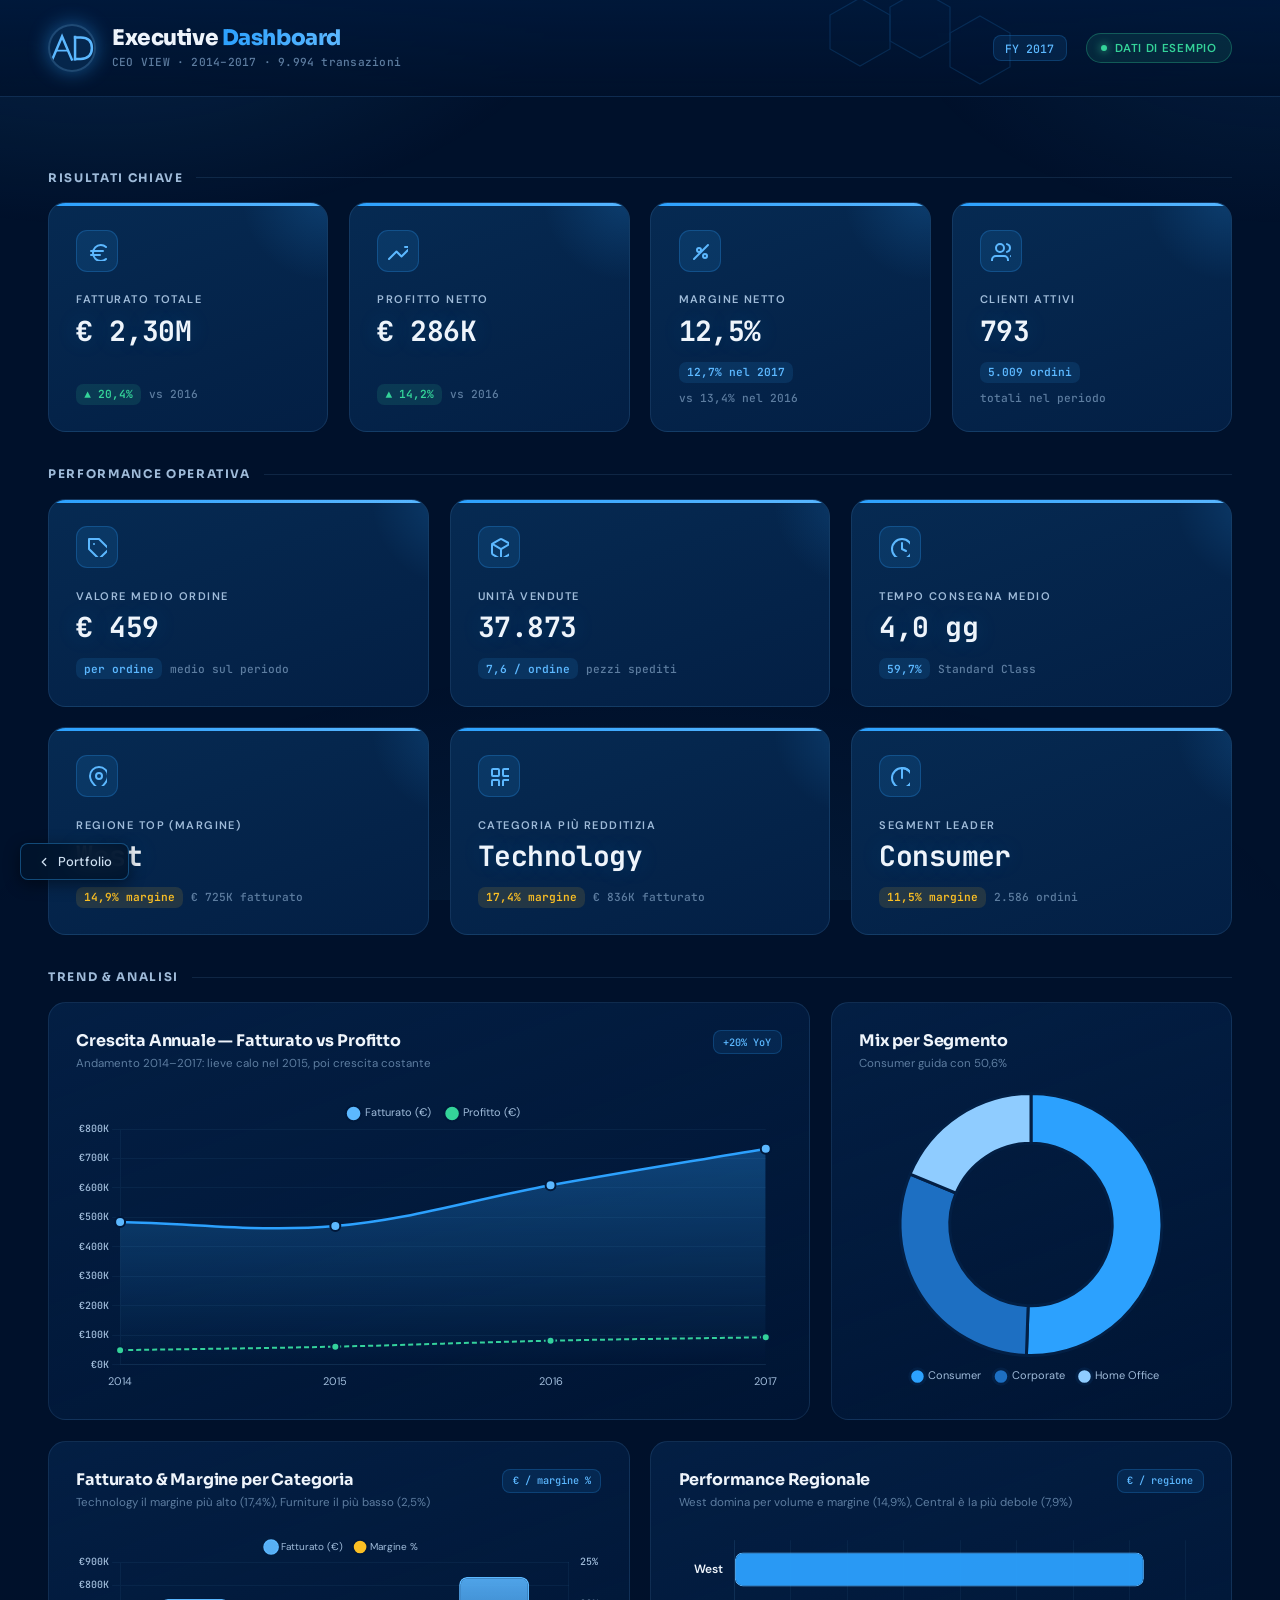
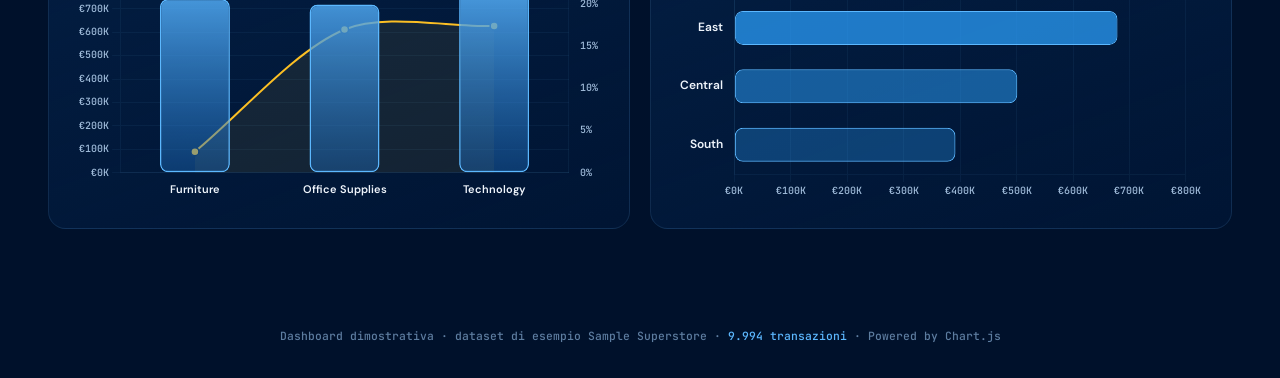
<file: progetti/dashboard_ceo_v2.html>
<!DOCTYPE html>
<html lang="it">
<head>
<meta charset="UTF-8">
<meta name="viewport" content="width=device-width, initial-scale=1.0">
<title>Executive Dashboard — CEO View</title>
<link rel="stylesheet" href="fonts/dashboard-fonts.css">
<script src="vendor/chart.umd.min.js"></script>
<style>
:root{
  --navy-900:#00112b;--navy-800:#00183a;--navy-750:#031f44;--navy-700:#062a52;--navy-600:#0a3a6b;
  --line:rgba(124,194,255,0.12);--line-2:rgba(124,194,255,0.22);
  --accent:#2ca1fe;--accent-2:#5cb8ff;--accent-3:#8fccff;--accent-deep:#1d6fc2;
  --glow:rgba(44,161,254,0.45);
  --t1:#eef4fb;--t2:#9fbbd9;--t3:#5d7da0;
  --pos:#34d399;--neg:#fb7185;--amber:#fbbf24;
}
*{margin:0;padding:0;box-sizing:border-box;}
html{scroll-behavior:smooth;}
body{font-family:'DM Sans',sans-serif;background:var(--navy-900);color:var(--t1);min-height:100vh;-webkit-font-smoothing:antialiased;}
body::before{
  content:'';position:fixed;inset:0;z-index:0;pointer-events:none;
  background:
    radial-gradient(ellipse 70% 55% at 8% -5%, rgba(44,161,254,0.16) 0%, transparent 55%),
    radial-gradient(ellipse 60% 50% at 100% 0%, rgba(29,111,194,0.14) 0%, transparent 50%),
    radial-gradient(ellipse 90% 60% at 50% 110%, rgba(44,161,254,0.08) 0%, transparent 60%);
}

/* HEADER */
.header{
  position:sticky;top:0;z-index:50;
  display:flex;align-items:center;justify-content:space-between;
  padding:1.5rem 3rem;border-bottom:1px solid var(--line);
  background:linear-gradient(180deg, rgba(0,24,58,0.94), rgba(0,17,43,0.8));
  backdrop-filter:blur(12px);overflow:hidden;
}
.header::after{content:'';position:absolute;left:0;right:0;bottom:-1px;height:1px;
  background:linear-gradient(90deg, transparent, var(--accent) 35%, var(--accent-2) 50%, var(--accent) 65%, transparent);opacity:.7;}
.hex-deco{position:absolute;top:50%;right:240px;transform:translateY(-50%);opacity:.32;pointer-events:none;}
.hdr-left{display:flex;align-items:center;gap:1rem;z-index:1;}
.logo-box{height:48px;width:48px;border-radius:50%;overflow:hidden;border:2px solid var(--line-2);box-shadow:0 0 20px var(--glow);flex-shrink:0;}
.logo-box img{width:100%;height:100%;object-fit:cover;}
.hdr-title{font-family:'Sora',sans-serif;font-size:1.35rem;font-weight:800;letter-spacing:-.02em;line-height:1;}
.hdr-title .accent{background:linear-gradient(90deg,var(--accent),var(--accent-2));-webkit-background-clip:text;background-clip:text;-webkit-text-fill-color:transparent;}
.hdr-sub{font-family:'JetBrains Mono',monospace;font-size:.7rem;color:var(--t3);margin-top:.35rem;letter-spacing:.02em;}
.hdr-right{display:flex;align-items:center;gap:1.2rem;z-index:1;}
.year-tag{font-family:'JetBrains Mono',monospace;font-size:.72rem;color:var(--accent-2);background:rgba(44,161,254,0.1);border:1px solid rgba(44,161,254,0.22);padding:.3rem .7rem;border-radius:.5rem;}
.badge-live{display:flex;align-items:center;gap:.5rem;padding:.4rem .9rem;border-radius:2rem;background:rgba(52,211,153,0.1);border:1px solid rgba(52,211,153,0.3);font-size:.72rem;color:var(--pos);font-weight:600;letter-spacing:.06em;}
.badge-live .dot{width:6px;height:6px;border-radius:50%;background:var(--pos);box-shadow:0 0 8px var(--pos);animation:pulse 2s ease-in-out infinite;}
@keyframes pulse{0%,100%{opacity:1;transform:scale(1);}50%{opacity:.35;transform:scale(1.5);}}

/* CONTAINER */
.container{position:relative;z-index:1;max-width:1440px;margin:0 auto;padding:2.4rem 3rem 4rem;}

/* SECTION LABEL */
.sec-label{font-family:'Sora',sans-serif;font-size:.74rem;font-weight:700;text-transform:uppercase;letter-spacing:.14em;color:var(--t2);margin:2.2rem 0 1.1rem;display:flex;align-items:center;gap:.8rem;}
.sec-label::after{content:'';flex:1;height:1px;background:var(--line);}

/* CARD BASE (kpi) */
.grid-4{display:grid;grid-template-columns:repeat(4,1fr);gap:1.3rem;}
.grid-3{display:grid;grid-template-columns:repeat(3,1fr);gap:1.3rem;}
.kpi-card{
  position:relative;overflow:hidden;display:flex;flex-direction:column;min-height:200px;
  background:linear-gradient(160deg, var(--navy-700) 0%, var(--navy-750) 100%);
  border:1px solid var(--line);border-radius:1.1rem;padding:1.65rem 1.7rem;
  transition:transform .28s ease, border-color .28s ease, box-shadow .28s ease;
  animation:fadeUp .55s cubic-bezier(.2,.7,.3,1) forwards;opacity:0;
}
.kpi-card::before{content:'';position:absolute;top:0;left:0;right:0;height:3px;background:linear-gradient(90deg,var(--accent),var(--accent-2));}
.kpi-card::after{content:'';position:absolute;top:-40%;right:-30%;width:170px;height:170px;border-radius:50%;background:radial-gradient(circle, var(--glow) 0%, transparent 70%);opacity:.42;transition:opacity .3s ease;}
.kpi-card:hover{transform:translateY(-4px);border-color:var(--line-2);box-shadow:0 14px 40px rgba(0,0,0,.45), 0 0 26px var(--glow);}
.kpi-card:hover::after{opacity:.85;}
.kpi-icon{width:42px;height:42px;border-radius:.7rem;display:flex;align-items:center;justify-content:center;background:rgba(44,161,254,0.12);color:var(--accent-2);border:1px solid rgba(44,161,254,0.25);margin-bottom:1.3rem;flex-shrink:0;}
.kpi-label{font-size:.69rem;font-weight:600;color:var(--t2);text-transform:uppercase;letter-spacing:.13em;margin-bottom:.65rem;}
.kpi-value{font-family:'JetBrains Mono',monospace;font-weight:700;font-size:1.75rem;letter-spacing:-.02em;line-height:1;color:var(--t1);text-shadow:0 0 22px rgba(44,161,254,0.18);white-space:nowrap;}
.kpi-trend{margin-top:auto;padding-top:1.05rem;font-family:'JetBrains Mono',monospace;font-size:.7rem;color:var(--t3);display:flex;align-items:center;gap:.5rem;flex-wrap:wrap;}
.kpi-trend .mark{font-weight:600;padding:.22rem .5rem;border-radius:.45rem;white-space:nowrap;}
.kpi-trend .mark.pos{color:var(--pos);background:rgba(52,211,153,0.12);}
.kpi-trend .mark.info{color:var(--accent-2);background:rgba(44,161,254,0.12);}
.kpi-trend .mark.neutral{color:var(--amber);background:rgba(251,191,36,0.12);}

/* CHARTS */
.charts-a{display:grid;grid-template-columns:1.9fr 1fr;gap:1.3rem;}
.charts-b{display:grid;grid-template-columns:1fr 1fr;gap:1.3rem;margin-top:1.3rem;}
.chart-card{
  position:relative;background:linear-gradient(160deg, var(--navy-750) 0%, rgba(0,24,58,0.6) 100%);
  border:1px solid var(--line);border-radius:1.1rem;padding:1.7rem;
  transition:border-color .3s ease, box-shadow .3s ease;
  animation:fadeUp .55s cubic-bezier(.2,.7,.3,1) forwards;opacity:0;
}
.chart-card:hover{border-color:var(--line-2);box-shadow:0 0 30px rgba(44,161,254,0.1);}
.chart-head{display:flex;align-items:flex-start;justify-content:space-between;gap:1rem;margin-bottom:1.3rem;}
.chart-title{font-family:'Sora',sans-serif;font-size:1rem;font-weight:700;color:var(--t1);margin-bottom:.3rem;letter-spacing:-.01em;}
.chart-subtitle{font-size:.72rem;color:var(--t3);}
.chart-tag{font-family:'JetBrains Mono',monospace;font-size:.64rem;color:var(--accent-2);background:rgba(44,161,254,0.1);border:1px solid rgba(44,161,254,0.22);padding:.28rem .6rem;border-radius:.5rem;white-space:nowrap;}
.chart-container{position:relative;width:100%;}
.chart-container.tall{height:300px;}
.chart-container.donut{height:300px;max-width:300px;margin:0 auto;display:flex;align-items:center;}
.chart-container.mid{height:270px;}

/* FOOTER */
.footer{text-align:center;padding:2.2rem;font-family:'JetBrains Mono',monospace;font-size:.71rem;color:var(--t3);position:relative;z-index:1;}
.footer span{color:var(--accent-2);}

@keyframes fadeUp{from{opacity:0;transform:translateY(20px);}to{opacity:1;transform:translateY(0);}}

@media(max-width:1100px){
  .grid-4{grid-template-columns:repeat(2,1fr);}
  .grid-3{grid-template-columns:repeat(2,1fr);}
  .charts-a,.charts-b{grid-template-columns:1fr;}
  .hex-deco{display:none;}
}
@media(max-width:600px){
  .header,.container{padding-left:1.25rem;padding-right:1.25rem;}
  .grid-4,.grid-3{grid-template-columns:1fr;}
  .hdr-title{font-size:1.1rem;}
}
</style>
<script defer src="https://cloud.umami.is/script.js" data-website-id="7a2837f0-c1d5-4eaf-b0c4-a9f93e444e4a" data-domains="alessandrodardi.it,www.alessandrodardi.it"></script>
</head>
<body>



<header class="header">
  <svg class="hex-deco" width="220" height="120" viewBox="0 0 220 120" fill="none">
    <g stroke="var(--accent)" stroke-width="1.2" opacity="0.5">
      <polygon points="40,10 70,27 70,61 40,78 10,61 10,27" fill="rgba(44,161,254,0.05)"/>
      <polygon points="100,2 130,19 130,53 100,70 70,53 70,19" fill="rgba(44,161,254,0.08)"/>
      <polygon points="160,28 190,45 190,79 160,96 130,79 130,45" fill="rgba(44,161,254,0.04)"/>
    </g>
  </svg>
  <div class="hdr-left">
    <div class="logo-box" style="display:grid;place-items:center;background:rgba(44,161,254,0.12);"><svg viewBox="20 -6 230 200" width="100%" height="100%" role="img" aria-label="Alessandro Dardi" fill="none" stroke="#5cb8ff" stroke-linecap="square" stroke-linejoin="miter"><path d="M32 154 L83 34 L134 154" stroke-width="13"/><path d="M54 108 L111 108" stroke-width="9"/><path d="M151 36 L151 153" stroke-width="13"/><path d="M151 39 L180 39 C221 39 239 61 239 94 C239 128 220 151 180 151 L151 151" stroke-width="13"/></svg></div>
    <div>
      <div class="hdr-title">Executive <span class="accent">Dashboard</span></div>
      <div class="hdr-sub">CEO VIEW &middot; 2014–2017 &middot; 9.994 transazioni</div>
    </div>
  </div>
  <div class="hdr-right">
    <span class="year-tag">FY 2017</span>
    <div class="badge-live"><span class="dot"></span>DATI DI ESEMPIO</div>
  </div>
</header>

<main class="container">

  <div class="sec-label">Risultati chiave</div>

  <section class="grid-4">
    <article class="kpi-card">
      <div class="kpi-icon"><svg width="20" height="20" fill="none" stroke="currentColor" stroke-width="2" stroke-linecap="round" stroke-linejoin="round"><path d="M4 10h12"/><path d="M4 14h9"/><path d="M19 6a7.7 7.7 0 00-5.2-2A7.9 7.9 0 006 12a7.9 7.9 0 007.8 8 7.7 7.7 0 005.2-2"/></svg></div>
      <div class="kpi-label">Fatturato Totale</div>
      <div class="kpi-value" data-target="2.30" data-prefix="€ " data-suffix="M" data-decimals="2">€ 0M</div>
      <div class="kpi-trend"><span class="mark pos">&#9650; 20,4%</span> vs 2016</div>
    </article>
    <article class="kpi-card">
      <div class="kpi-icon"><svg width="20" height="20" fill="none" stroke="currentColor" stroke-width="2" stroke-linecap="round" stroke-linejoin="round"><polyline points="23 6 13.5 15.5 8.5 10.5 1 18"/><polyline points="17 6 23 6 23 12"/></svg></div>
      <div class="kpi-label">Profitto Netto</div>
      <div class="kpi-value" data-target="286" data-prefix="€ " data-suffix="K" data-decimals="0">€ 0K</div>
      <div class="kpi-trend"><span class="mark pos">&#9650; 14,2%</span> vs 2016</div>
    </article>
    <article class="kpi-card">
      <div class="kpi-icon"><svg width="20" height="20" fill="none" stroke="currentColor" stroke-width="2" stroke-linecap="round" stroke-linejoin="round"><circle cx="9" cy="9" r="2"/><circle cx="15" cy="15" r="2"/><line x1="18" y1="4" x2="4" y2="18"/></svg></div>
      <div class="kpi-label">Margine Netto</div>
      <div class="kpi-value" data-target="12.5" data-suffix="%" data-decimals="1">0%</div>
      <div class="kpi-trend"><span class="mark info">12,7% nel 2017</span> vs 13,4% nel 2016</div>
    </article>
    <article class="kpi-card">
      <div class="kpi-icon"><svg width="20" height="20" fill="none" stroke="currentColor" stroke-width="2" stroke-linecap="round" stroke-linejoin="round"><path d="M17 21v-2a4 4 0 00-4-4H5a4 4 0 00-4 4v2"/><circle cx="9" cy="7" r="4"/><path d="M23 21v-2a4 4 0 00-3-3.87M16 3.13a4 4 0 010 7.75"/></svg></div>
      <div class="kpi-label">Clienti Attivi</div>
      <div class="kpi-value" data-target="793" data-decimals="0">0</div>
      <div class="kpi-trend"><span class="mark info">5.009 ordini</span> totali nel periodo</div>
    </article>
  </section>

  <div class="sec-label">Performance operativa</div>

  <section class="grid-3">
    <article class="kpi-card">
      <div class="kpi-icon"><svg width="20" height="20" fill="none" stroke="currentColor" stroke-width="2" stroke-linecap="round" stroke-linejoin="round"><path d="M20.59 13.41l-7.17 7.17a2 2 0 01-2.83 0L2 12V2h10l8.59 8.59a2 2 0 010 2.82z"/><line x1="7" y1="7" x2="7.01" y2="7"/></svg></div>
      <div class="kpi-label">Valore Medio Ordine</div>
      <div class="kpi-value">€ 459</div>
      <div class="kpi-trend"><span class="mark info">per ordine</span> medio sul periodo</div>
    </article>
    <article class="kpi-card">
      <div class="kpi-icon"><svg width="20" height="20" fill="none" stroke="currentColor" stroke-width="2" stroke-linecap="round" stroke-linejoin="round"><path d="M21 16V8a2 2 0 00-1-1.73l-7-4a2 2 0 00-2 0l-7 4A2 2 0 003 8v8a2 2 0 001 1.73l7 4a2 2 0 002 0l7-4A2 2 0 0021 16z"/><polyline points="3.27 6.96 12 12.01 20.73 6.96"/><line x1="12" y1="22.08" x2="12" y2="12"/></svg></div>
      <div class="kpi-label">Unità Vendute</div>
      <div class="kpi-value">37.873</div>
      <div class="kpi-trend"><span class="mark info">7,6 / ordine</span> pezzi spediti</div>
    </article>
    <article class="kpi-card">
      <div class="kpi-icon"><svg width="20" height="20" fill="none" stroke="currentColor" stroke-width="2" stroke-linecap="round" stroke-linejoin="round"><circle cx="12" cy="12" r="10"/><polyline points="12 6 12 12 16 14"/></svg></div>
      <div class="kpi-label">Tempo Consegna Medio</div>
      <div class="kpi-value">4,0 gg</div>
      <div class="kpi-trend"><span class="mark info">59,7%</span> Standard Class</div>
    </article>
    <article class="kpi-card">
      <div class="kpi-icon"><svg width="20" height="20" fill="none" stroke="currentColor" stroke-width="2" stroke-linecap="round" stroke-linejoin="round"><path d="M21 10c0 7-9 13-9 13s-9-6-9-13a9 9 0 0118 0z"/><circle cx="12" cy="10" r="3"/></svg></div>
      <div class="kpi-label">Regione Top (margine)</div>
      <div class="kpi-value">West</div>
      <div class="kpi-trend"><span class="mark neutral">14,9% margine</span> € 725K fatturato</div>
    </article>
    <article class="kpi-card">
      <div class="kpi-icon"><svg width="20" height="20" fill="none" stroke="currentColor" stroke-width="2" stroke-linecap="round" stroke-linejoin="round"><rect x="3" y="3" width="7" height="7" rx="1"/><rect x="14" y="3" width="7" height="7" rx="1"/><rect x="14" y="14" width="7" height="7" rx="1"/><rect x="3" y="14" width="7" height="7" rx="1"/></svg></div>
      <div class="kpi-label">Categoria Più Redditizia</div>
      <div class="kpi-value">Technology</div>
      <div class="kpi-trend"><span class="mark neutral">17,4% margine</span> € 836K fatturato</div>
    </article>
    <article class="kpi-card">
      <div class="kpi-icon"><svg width="20" height="20" fill="none" stroke="currentColor" stroke-width="2" stroke-linecap="round" stroke-linejoin="round"><circle cx="12" cy="12" r="10"/><path d="M12 2a10 10 0 010 20"/><line x1="12" y1="12" x2="12" y2="2"/></svg></div>
      <div class="kpi-label">Segment Leader</div>
      <div class="kpi-value">Consumer</div>
      <div class="kpi-trend"><span class="mark neutral">11,5% margine</span> 2.586 ordini</div>
    </article>
  </section>

  <div class="sec-label">Trend &amp; analisi</div>

  <section class="charts-a">
    <div class="chart-card">
      <div class="chart-head">
        <div><h2 class="chart-title">Crescita Annuale — Fatturato vs Profitto</h2><p class="chart-subtitle">Andamento 2014–2017: lieve calo nel 2015, poi crescita costante</p></div>
        <span class="chart-tag">+20% YoY</span>
      </div>
      <div class="chart-container tall"><canvas id="lineChart"></canvas></div>
    </div>
    <div class="chart-card">
      <div class="chart-head">
        <div><h2 class="chart-title">Mix per Segmento</h2><p class="chart-subtitle">Consumer guida con 50,6%</p></div>
      </div>
      <div class="chart-container donut"><canvas id="donutSeg"></canvas></div>
    </div>
  </section>

  <section class="charts-b">
    <div class="chart-card">
      <div class="chart-head">
        <div><h2 class="chart-title">Fatturato &amp; Margine per Categoria</h2><p class="chart-subtitle">Technology il margine più alto (17,4%), Furniture il più basso (2,5%)</p></div>
        <span class="chart-tag">€ / margine %</span>
      </div>
      <div class="chart-container mid"><canvas id="barCat"></canvas></div>
    </div>
    <div class="chart-card">
      <div class="chart-head">
        <div><h2 class="chart-title">Performance Regionale</h2><p class="chart-subtitle">West domina per volume e margine (14,9%), Central è la più debole (7,9%)</p></div>
        <span class="chart-tag">€ / regione</span>
      </div>
      <div class="chart-container mid"><canvas id="barReg"></canvas></div>
    </div>
  </section>

</main>

<footer class="footer">Dashboard dimostrativa &middot; dataset di esempio Sample Superstore &middot; <span>9.994 transazioni</span> &middot; Powered by Chart.js</footer>

<script>

  // count-up (solo valori con data-target)
  function animateValue(el){
    const target=parseFloat(el.dataset.target);
    const dec=parseInt(el.dataset.decimals||'0');
    const pre=el.dataset.prefix||'';const suf=el.dataset.suffix||'';
    const dur=1400;const start=performance.now();
    const fmt=n=>n.toLocaleString('it-IT',{minimumFractionDigits:dec,maximumFractionDigits:dec});
    function step(now){const p=Math.min((now-start)/dur,1);const e=1-Math.pow(1-p,3);
      el.textContent=pre+fmt(target*e)+suf;
      if(p<1)requestAnimationFrame(step);else el.textContent=pre+fmt(target)+suf;}
    requestAnimationFrame(step);
  }
  const io=new IntersectionObserver((ents)=>{ents.forEach(e=>{if(e.isIntersecting){animateValue(e.target);io.unobserve(e.target);}});},{threshold:.4});
  document.querySelectorAll('.kpi-value[data-target]').forEach(el=>io.observe(el));

  // Chart defaults
  Chart.defaults.color='#9fbbd9';
  Chart.defaults.borderColor='rgba(124,194,255,0.06)';
  Chart.defaults.font.family="'DM Sans', sans-serif";
  const TT={backgroundColor:'#031f44',titleColor:'#eef4fb',bodyColor:'#9fbbd9',borderColor:'rgba(44,161,254,0.4)',borderWidth:1,cornerRadius:10,padding:12,
    titleFont:{family:"'Sora', sans-serif",weight:'700'},bodyFont:{family:"'JetBrains Mono', monospace"}};
  const eK=v=>'€'+(v/1000).toFixed(0)+'K';

  // LINE
  new Chart(document.getElementById('lineChart'),{
    type:'line',
    data:{labels:['2014','2015','2016','2017'],datasets:[
      {label:'Fatturato (€)',data:[484247,470533,609206,733215],borderColor:'#2ca1fe',borderWidth:2.5,fill:true,tension:.35,
        backgroundColor:ctx=>{const{ctx:c,chartArea}=ctx.chart;if(!chartArea)return'rgba(44,161,254,0.2)';const g=c.createLinearGradient(0,chartArea.top,0,chartArea.bottom);g.addColorStop(0,'rgba(44,161,254,0.35)');g.addColorStop(1,'rgba(44,161,254,0)');return g;},
        pointBackgroundColor:'#5cb8ff',pointBorderColor:'#00183a',pointBorderWidth:2,pointRadius:5,pointHoverRadius:8},
      {label:'Profitto (€)',data:[49544,61619,81795,93439],borderColor:'#34d399',backgroundColor:'rgba(52,211,153,0)',borderWidth:2,fill:false,tension:.35,borderDash:[5,3],
        pointBackgroundColor:'#34d399',pointBorderColor:'#00183a',pointBorderWidth:2,pointRadius:4,pointHoverRadius:7}
    ]},
    options:{responsive:true,maintainAspectRatio:false,
      plugins:{legend:{position:'top',labels:{padding:16,usePointStyle:true,pointStyle:'circle',font:{size:11}}},
        tooltip:{...TT,callbacks:{label:ctx=>'€ '+ctx.parsed.y.toLocaleString('it-IT')}}},
      scales:{y:{beginAtZero:false,grid:{color:'rgba(124,194,255,0.06)'},ticks:{callback:eK,font:{family:"'JetBrains Mono', monospace",size:10}}},
        x:{grid:{display:false},ticks:{font:{size:11}}}},
      animation:{duration:1400,easing:'easeOutQuart'}}
  });

  // DONUT
  new Chart(document.getElementById('donutSeg'),{
    type:'doughnut',
    data:{labels:['Consumer','Corporate','Home Office'],datasets:[{data:[1161401,706146,429653],backgroundColor:['#2ca1fe','#1d6fc2','#8fccff'],borderColor:'#031f44',borderWidth:3,hoverOffset:12}]},
    options:{responsive:true,maintainAspectRatio:false,cutout:'62%',
      plugins:{legend:{position:'bottom',labels:{padding:14,usePointStyle:true,pointStyle:'circle',font:{size:11},color:'#9fbbd9'}},
        tooltip:{...TT,callbacks:{label:ctx=>{const t=ctx.dataset.data.reduce((a,b)=>a+b,0);return ctx.label+': €'+ctx.parsed.toLocaleString('it-IT')+' ('+(ctx.parsed/t*100).toFixed(1)+'%)';}}}},
      animation:{animateRotate:true,duration:1200,easing:'easeOutQuart'}}
  });

  // BAR categorie + linea margine
  new Chart(document.getElementById('barCat'),{
    type:'bar',
    data:{labels:['Furniture','Office Supplies','Technology'],datasets:[
      {label:'Fatturato (€)',data:[742000,719047,836154],yAxisID:'y',borderRadius:8,borderSkipped:false,maxBarThickness:70,
        backgroundColor:ctx=>{const{ctx:c,chartArea}=ctx.chart;if(!chartArea)return'#2ca1fe';const g=c.createLinearGradient(0,chartArea.bottom,0,chartArea.top);g.addColorStop(0,'rgba(29,111,194,0.4)');g.addColorStop(1,'rgba(92,184,255,0.95)');return g;},borderColor:'#5cb8ff',borderWidth:1.5},
      {label:'Margine %',data:[2.5,17.0,17.4],type:'line',yAxisID:'y2',borderColor:'#fbbf24',backgroundColor:'rgba(251,191,36,0.08)',borderWidth:2,pointRadius:4,pointBackgroundColor:'#fbbf24',pointBorderColor:'#00183a',pointBorderWidth:1.5,fill:true,tension:.3}
    ]},
    options:{responsive:true,maintainAspectRatio:false,
      plugins:{legend:{position:'top',labels:{padding:12,usePointStyle:true,pointStyle:'circle',font:{size:10}}},tooltip:{...TT}},
      scales:{y:{beginAtZero:true,grid:{color:'rgba(124,194,255,0.06)'},ticks:{callback:eK,font:{family:"'JetBrains Mono', monospace",size:10}}},
        y2:{position:'right',grid:{display:false},min:0,max:25,ticks:{callback:v=>v+'%',font:{family:"'JetBrains Mono', monospace",size:10}}},
        x:{grid:{display:false},ticks:{font:{size:11,weight:'600'},color:'#eef4fb'}}},
      animation:{duration:1200,easing:'easeOutQuart'}}
  });

  // BAR regioni orizzontale
  new Chart(document.getElementById('barReg'),{
    type:'bar',
    data:{labels:['West','East','Central','South'],datasets:[{label:'Fatturato (€)',data:[725458,678781,501240,391722],borderRadius:8,borderSkipped:false,maxBarThickness:34,
      backgroundColor:['rgba(44,161,254,0.95)','rgba(44,161,254,0.72)','rgba(44,161,254,0.5)','rgba(44,161,254,0.3)'],borderColor:'#5cb8ff',borderWidth:1}]},
    options:{indexAxis:'y',responsive:true,maintainAspectRatio:false,
      plugins:{legend:{display:false},tooltip:{...TT,callbacks:{label:ctx=>'€ '+ctx.parsed.x.toLocaleString('it-IT')}}},
      scales:{x:{beginAtZero:true,grid:{color:'rgba(124,194,255,0.06)'},ticks:{callback:eK,font:{family:"'JetBrains Mono', monospace",size:10}}},
        y:{grid:{display:false},ticks:{font:{size:12,weight:'600'},color:'#eef4fb'}}},
      animation:{duration:1200,easing:'easeOutQuart'}}
  });
</script>
<a href="https://alessandrodardi.it" id="btn-portfolio" style="position:fixed;bottom:20px;left:20px;z-index:9999;display:inline-flex;align-items:center;gap:7px;padding:9px 16px;background:rgba(0,20,45,0.90);border:1px solid rgba(46,155,236,0.4);border-radius:8px;color:#cddff0;text-decoration:none;font-family:'Hanken Grotesk','DM Sans',sans-serif;font-size:13px;font-weight:500;letter-spacing:0.01em;backdrop-filter:blur(10px);box-shadow:0 4px 16px rgba(0,0,0,0.45);transition:all 0.2s ease;" onmouseover="this.style.borderColor='rgba(46,155,236,0.85)';this.style.color='#fff';this.style.background='rgba(0,35,70,0.96)'" onmouseout="this.style.borderColor='rgba(46,155,236,0.4)';this.style.color='#cddff0';this.style.background='rgba(0,20,45,0.90)'"><svg width="14" height="14" viewBox="0 0 24 24" fill="none" stroke="currentColor" stroke-width="2.2" stroke-linecap="round" stroke-linejoin="round"><polyline points="15 18 9 12 15 6"/></svg>Portfolio</a>
</body>
</html>
</file>
<file: fonts/fonts.css>
@font-face {
  font-family: 'Inter';
  font-style: normal;
  font-weight: 700;
  font-display: swap;
  src: url(Inter-02ec1d.woff2) format('woff2');
  unicode-range: U+0000-00FF, U+0131, U+0152-0153, U+02BB-02BC, U+02C6, U+02DA, U+02DC, U+0304, U+0308, U+0329, U+2000-206F, U+20AC, U+2122, U+2191, U+2193, U+2212, U+2215, U+FEFF, U+FFFD;
}
@font-face {
  font-family: 'Inter';
  font-style: normal;
  font-weight: 800;
  font-display: swap;
  src: url(Inter-02ec1d.woff2) format('woff2');
  unicode-range: U+0000-00FF, U+0131, U+0152-0153, U+02BB-02BC, U+02C6, U+02DA, U+02DC, U+0304, U+0308, U+0329, U+2000-206F, U+20AC, U+2122, U+2191, U+2193, U+2212, U+2215, U+FEFF, U+FFFD;
}
@font-face {
  font-family: 'Manrope';
  font-style: normal;
  font-weight: 300;
  font-display: swap;
  src: url(Manrope-7218a3.woff2) format('woff2');
  unicode-range: U+0000-00FF, U+0131, U+0152-0153, U+02BB-02BC, U+02C6, U+02DA, U+02DC, U+0304, U+0308, U+0329, U+2000-206F, U+20AC, U+2122, U+2191, U+2193, U+2212, U+2215, U+FEFF, U+FFFD;
}
@font-face {
  font-family: 'Manrope';
  font-style: normal;
  font-weight: 400;
  font-display: swap;
  src: url(Manrope-7218a3.woff2) format('woff2');
  unicode-range: U+0000-00FF, U+0131, U+0152-0153, U+02BB-02BC, U+02C6, U+02DA, U+02DC, U+0304, U+0308, U+0329, U+2000-206F, U+20AC, U+2122, U+2191, U+2193, U+2212, U+2215, U+FEFF, U+FFFD;
}
@font-face {
  font-family: 'Manrope';
  font-style: normal;
  font-weight: 500;
  font-display: swap;
  src: url(Manrope-7218a3.woff2) format('woff2');
  unicode-range: U+0000-00FF, U+0131, U+0152-0153, U+02BB-02BC, U+02C6, U+02DA, U+02DC, U+0304, U+0308, U+0329, U+2000-206F, U+20AC, U+2122, U+2191, U+2193, U+2212, U+2215, U+FEFF, U+FFFD;
}
@font-face {
  font-family: 'Manrope';
  font-style: normal;
  font-weight: 600;
  font-display: swap;
  src: url(Manrope-7218a3.woff2) format('woff2');
  unicode-range: U+0000-00FF, U+0131, U+0152-0153, U+02BB-02BC, U+02C6, U+02DA, U+02DC, U+0304, U+0308, U+0329, U+2000-206F, U+20AC, U+2122, U+2191, U+2193, U+2212, U+2215, U+FEFF, U+FFFD;
}
@font-face {
  font-family: 'Syne';
  font-style: normal;
  font-weight: 400;
  font-display: swap;
  src: url(Syne-1a8bc9.woff2) format('woff2');
  unicode-range: U+0000-00FF, U+0131, U+0152-0153, U+02BB-02BC, U+02C6, U+02DA, U+02DC, U+0304, U+0308, U+0329, U+2000-206F, U+20AC, U+2122, U+2191, U+2193, U+2212, U+2215, U+FEFF, U+FFFD;
}
@font-face {
  font-family: 'Syne';
  font-style: normal;
  font-weight: 600;
  font-display: swap;
  src: url(Syne-1a8bc9.woff2) format('woff2');
  unicode-range: U+0000-00FF, U+0131, U+0152-0153, U+02BB-02BC, U+02C6, U+02DA, U+02DC, U+0304, U+0308, U+0329, U+2000-206F, U+20AC, U+2122, U+2191, U+2193, U+2212, U+2215, U+FEFF, U+FFFD;
}
@font-face {
  font-family: 'Syne';
  font-style: normal;
  font-weight: 700;
  font-display: swap;
  src: url(Syne-1a8bc9.woff2) format('woff2');
  unicode-range: U+0000-00FF, U+0131, U+0152-0153, U+02BB-02BC, U+02C6, U+02DA, U+02DC, U+0304, U+0308, U+0329, U+2000-206F, U+20AC, U+2122, U+2191, U+2193, U+2212, U+2215, U+FEFF, U+FFFD;
}
@font-face {
  font-family: 'Syne';
  font-style: normal;
  font-weight: 800;
  font-display: swap;
  src: url(Syne-1a8bc9.woff2) format('woff2');
  unicode-range: U+0000-00FF, U+0131, U+0152-0153, U+02BB-02BC, U+02C6, U+02DA, U+02DC, U+0304, U+0308, U+0329, U+2000-206F, U+20AC, U+2122, U+2191, U+2193, U+2212, U+2215, U+FEFF, U+FFFD;
}
</file>
<file: progetti/analisi-documento/fonts/fonts.css>
@font-face {
  font-family: 'Inter';
  font-style: normal;
  font-weight: 400;
  font-display: swap;
  src: url(Inter-latin.woff2) format('woff2');
  unicode-range: U+0000-00FF, U+0131, U+0152-0153, U+02BB-02BC, U+02C6, U+02DA, U+02DC, U+0304, U+0308, U+0329, U+2000-206F, U+20AC, U+2122, U+2191, U+2193, U+2212, U+2215, U+FEFF, U+FFFD;
}
@font-face {
  font-family: 'Inter';
  font-style: normal;
  font-weight: 500;
  font-display: swap;
  src: url(Inter-latin.woff2) format('woff2');
  unicode-range: U+0000-00FF, U+0131, U+0152-0153, U+02BB-02BC, U+02C6, U+02DA, U+02DC, U+0304, U+0308, U+0329, U+2000-206F, U+20AC, U+2122, U+2191, U+2193, U+2212, U+2215, U+FEFF, U+FFFD;
}
@font-face {
  font-family: 'Inter';
  font-style: normal;
  font-weight: 600;
  font-display: swap;
  src: url(Inter-latin.woff2) format('woff2');
  unicode-range: U+0000-00FF, U+0131, U+0152-0153, U+02BB-02BC, U+02C6, U+02DA, U+02DC, U+0304, U+0308, U+0329, U+2000-206F, U+20AC, U+2122, U+2191, U+2193, U+2212, U+2215, U+FEFF, U+FFFD;
}
@font-face {
  font-family: 'Inter';
  font-style: normal;
  font-weight: 700;
  font-display: swap;
  src: url(Inter-latin.woff2) format('woff2');
  unicode-range: U+0000-00FF, U+0131, U+0152-0153, U+02BB-02BC, U+02C6, U+02DA, U+02DC, U+0304, U+0308, U+0329, U+2000-206F, U+20AC, U+2122, U+2191, U+2193, U+2212, U+2215, U+FEFF, U+FFFD;
}
</file>
<file: progetti/fonts/dashboard-fonts.css>
@font-face {
  font-family: 'DM Sans';
  font-style: normal;
  font-weight: 400;
  font-display: swap;
  src: url(DMSans-40fe3c.woff2) format('woff2');
  unicode-range: U+0000-00FF, U+0131, U+0152-0153, U+02BB-02BC, U+02C6, U+02DA, U+02DC, U+0304, U+0308, U+0329, U+2000-206F, U+20AC, U+2122, U+2191, U+2193, U+2212, U+2215, U+FEFF, U+FFFD;
}
@font-face {
  font-family: 'DM Sans';
  font-style: normal;
  font-weight: 500;
  font-display: swap;
  src: url(DMSans-40fe3c.woff2) format('woff2');
  unicode-range: U+0000-00FF, U+0131, U+0152-0153, U+02BB-02BC, U+02C6, U+02DA, U+02DC, U+0304, U+0308, U+0329, U+2000-206F, U+20AC, U+2122, U+2191, U+2193, U+2212, U+2215, U+FEFF, U+FFFD;
}
@font-face {
  font-family: 'DM Sans';
  font-style: normal;
  font-weight: 600;
  font-display: swap;
  src: url(DMSans-40fe3c.woff2) format('woff2');
  unicode-range: U+0000-00FF, U+0131, U+0152-0153, U+02BB-02BC, U+02C6, U+02DA, U+02DC, U+0304, U+0308, U+0329, U+2000-206F, U+20AC, U+2122, U+2191, U+2193, U+2212, U+2215, U+FEFF, U+FFFD;
}
@font-face {
  font-family: 'DM Sans';
  font-style: normal;
  font-weight: 700;
  font-display: swap;
  src: url(DMSans-40fe3c.woff2) format('woff2');
  unicode-range: U+0000-00FF, U+0131, U+0152-0153, U+02BB-02BC, U+02C6, U+02DA, U+02DC, U+0304, U+0308, U+0329, U+2000-206F, U+20AC, U+2122, U+2191, U+2193, U+2212, U+2215, U+FEFF, U+FFFD;
}
@font-face {
  font-family: 'JetBrains Mono';
  font-style: normal;
  font-weight: 500;
  font-display: swap;
  src: url(JetBrainsMono-480c06.woff2) format('woff2');
  unicode-range: U+0000-00FF, U+0131, U+0152-0153, U+02BB-02BC, U+02C6, U+02DA, U+02DC, U+0304, U+0308, U+0329, U+2000-206F, U+20AC, U+2122, U+2191, U+2193, U+2212, U+2215, U+FEFF, U+FFFD;
}
@font-face {
  font-family: 'JetBrains Mono';
  font-style: normal;
  font-weight: 600;
  font-display: swap;
  src: url(JetBrainsMono-480c06.woff2) format('woff2');
  unicode-range: U+0000-00FF, U+0131, U+0152-0153, U+02BB-02BC, U+02C6, U+02DA, U+02DC, U+0304, U+0308, U+0329, U+2000-206F, U+20AC, U+2122, U+2191, U+2193, U+2212, U+2215, U+FEFF, U+FFFD;
}
@font-face {
  font-family: 'JetBrains Mono';
  font-style: normal;
  font-weight: 700;
  font-display: swap;
  src: url(JetBrainsMono-480c06.woff2) format('woff2');
  unicode-range: U+0000-00FF, U+0131, U+0152-0153, U+02BB-02BC, U+02C6, U+02DA, U+02DC, U+0304, U+0308, U+0329, U+2000-206F, U+20AC, U+2122, U+2191, U+2193, U+2212, U+2215, U+FEFF, U+FFFD;
}
@font-face {
  font-family: 'Sora';
  font-style: normal;
  font-weight: 400;
  font-display: swap;
  src: url(Sora-4fa0aa.woff2) format('woff2');
  unicode-range: U+0000-00FF, U+0131, U+0152-0153, U+02BB-02BC, U+02C6, U+02DA, U+02DC, U+0304, U+0308, U+0329, U+2000-206F, U+20AC, U+2122, U+2191, U+2193, U+2212, U+2215, U+FEFF, U+FFFD;
}
@font-face {
  font-family: 'Sora';
  font-style: normal;
  font-weight: 500;
  font-display: swap;
  src: url(Sora-4fa0aa.woff2) format('woff2');
  unicode-range: U+0000-00FF, U+0131, U+0152-0153, U+02BB-02BC, U+02C6, U+02DA, U+02DC, U+0304, U+0308, U+0329, U+2000-206F, U+20AC, U+2122, U+2191, U+2193, U+2212, U+2215, U+FEFF, U+FFFD;
}
@font-face {
  font-family: 'Sora';
  font-style: normal;
  font-weight: 600;
  font-display: swap;
  src: url(Sora-4fa0aa.woff2) format('woff2');
  unicode-range: U+0000-00FF, U+0131, U+0152-0153, U+02BB-02BC, U+02C6, U+02DA, U+02DC, U+0304, U+0308, U+0329, U+2000-206F, U+20AC, U+2122, U+2191, U+2193, U+2212, U+2215, U+FEFF, U+FFFD;
}
@font-face {
  font-family: 'Sora';
  font-style: normal;
  font-weight: 700;
  font-display: swap;
  src: url(Sora-4fa0aa.woff2) format('woff2');
  unicode-range: U+0000-00FF, U+0131, U+0152-0153, U+02BB-02BC, U+02C6, U+02DA, U+02DC, U+0304, U+0308, U+0329, U+2000-206F, U+20AC, U+2122, U+2191, U+2193, U+2212, U+2215, U+FEFF, U+FFFD;
}
@font-face {
  font-family: 'Sora';
  font-style: normal;
  font-weight: 800;
  font-display: swap;
  src: url(Sora-4fa0aa.woff2) format('woff2');
  unicode-range: U+0000-00FF, U+0131, U+0152-0153, U+02BB-02BC, U+02C6, U+02DA, U+02DC, U+0304, U+0308, U+0329, U+2000-206F, U+20AC, U+2122, U+2191, U+2193, U+2212, U+2215, U+FEFF, U+FFFD;
}
</file>
<file: fonts/fonts-demo.css>
@font-face {
  font-family: 'DM Sans';
  font-style: normal;
  font-weight: 300;
  font-display: swap;
  src: url(DMSans-40fe3c.woff2) format('woff2');
  unicode-range: U+0000-00FF, U+0131, U+0152-0153, U+02BB-02BC, U+02C6, U+02DA, U+02DC, U+0304, U+0308, U+0329, U+2000-206F, U+20AC, U+2122, U+2191, U+2193, U+2212, U+2215, U+FEFF, U+FFFD;
}
@font-face {
  font-family: 'DM Sans';
  font-style: normal;
  font-weight: 400;
  font-display: swap;
  src: url(DMSans-40fe3c.woff2) format('woff2');
  unicode-range: U+0000-00FF, U+0131, U+0152-0153, U+02BB-02BC, U+02C6, U+02DA, U+02DC, U+0304, U+0308, U+0329, U+2000-206F, U+20AC, U+2122, U+2191, U+2193, U+2212, U+2215, U+FEFF, U+FFFD;
}
@font-face {
  font-family: 'DM Sans';
  font-style: normal;
  font-weight: 500;
  font-display: swap;
  src: url(DMSans-40fe3c.woff2) format('woff2');
  unicode-range: U+0000-00FF, U+0131, U+0152-0153, U+02BB-02BC, U+02C6, U+02DA, U+02DC, U+0304, U+0308, U+0329, U+2000-206F, U+20AC, U+2122, U+2191, U+2193, U+2212, U+2215, U+FEFF, U+FFFD;
}
@font-face {
  font-family: 'DM Sans';
  font-style: normal;
  font-weight: 700;
  font-display: swap;
  src: url(DMSans-40fe3c.woff2) format('woff2');
  unicode-range: U+0000-00FF, U+0131, U+0152-0153, U+02BB-02BC, U+02C6, U+02DA, U+02DC, U+0304, U+0308, U+0329, U+2000-206F, U+20AC, U+2122, U+2191, U+2193, U+2212, U+2215, U+FEFF, U+FFFD;
}
@font-face {
  font-family: 'JetBrains Mono';
  font-style: normal;
  font-weight: 400;
  font-display: swap;
  src: url(JetBrainsMono-480c06.woff2) format('woff2');
  unicode-range: U+0000-00FF, U+0131, U+0152-0153, U+02BB-02BC, U+02C6, U+02DA, U+02DC, U+0304, U+0308, U+0329, U+2000-206F, U+20AC, U+2122, U+2191, U+2193, U+2212, U+2215, U+FEFF, U+FFFD;
}
@font-face {
  font-family: 'JetBrains Mono';
  font-style: normal;
  font-weight: 500;
  font-display: swap;
  src: url(JetBrainsMono-480c06.woff2) format('woff2');
  unicode-range: U+0000-00FF, U+0131, U+0152-0153, U+02BB-02BC, U+02C6, U+02DA, U+02DC, U+0304, U+0308, U+0329, U+2000-206F, U+20AC, U+2122, U+2191, U+2193, U+2212, U+2215, U+FEFF, U+FFFD;
}
@font-face {
  font-family: 'Sora';
  font-style: normal;
  font-weight: 300;
  font-display: swap;
  src: url(Sora-d59187.woff2) format('woff2');
  unicode-range: U+0000-00FF, U+0131, U+0152-0153, U+02BB-02BC, U+02C6, U+02DA, U+02DC, U+0304, U+0308, U+0329, U+2000-206F, U+20AC, U+2122, U+2191, U+2193, U+2212, U+2215, U+FEFF, U+FFFD;
}
@font-face {
  font-family: 'Sora';
  font-style: normal;
  font-weight: 400;
  font-display: swap;
  src: url(Sora-d59187.woff2) format('woff2');
  unicode-range: U+0000-00FF, U+0131, U+0152-0153, U+02BB-02BC, U+02C6, U+02DA, U+02DC, U+0304, U+0308, U+0329, U+2000-206F, U+20AC, U+2122, U+2191, U+2193, U+2212, U+2215, U+FEFF, U+FFFD;
}
@font-face {
  font-family: 'Sora';
  font-style: normal;
  font-weight: 600;
  font-display: swap;
  src: url(Sora-d59187.woff2) format('woff2');
  unicode-range: U+0000-00FF, U+0131, U+0152-0153, U+02BB-02BC, U+02C6, U+02DA, U+02DC, U+0304, U+0308, U+0329, U+2000-206F, U+20AC, U+2122, U+2191, U+2193, U+2212, U+2215, U+FEFF, U+FFFD;
}
@font-face {
  font-family: 'Sora';
  font-style: normal;
  font-weight: 700;
  font-display: swap;
  src: url(Sora-d59187.woff2) format('woff2');
  unicode-range: U+0000-00FF, U+0131, U+0152-0153, U+02BB-02BC, U+02C6, U+02DA, U+02DC, U+0304, U+0308, U+0329, U+2000-206F, U+20AC, U+2122, U+2191, U+2193, U+2212, U+2215, U+FEFF, U+FFFD;
}
</file>
<file: progetti/fonts/crm-fonts.css>
@font-face {
  font-family: 'DM Sans';
  font-style: normal;
  font-weight: 400;
  font-display: swap;
  src: url(DMSans-40fe3c.woff2) format('woff2');
  unicode-range: U+0000-00FF, U+0131, U+0152-0153, U+02BB-02BC, U+02C6, U+02DA, U+02DC, U+0304, U+0308, U+0329, U+2000-206F, U+20AC, U+2122, U+2191, U+2193, U+2212, U+2215, U+FEFF, U+FFFD;
}
@font-face {
  font-family: 'DM Sans';
  font-style: normal;
  font-weight: 500;
  font-display: swap;
  src: url(DMSans-40fe3c.woff2) format('woff2');
  unicode-range: U+0000-00FF, U+0131, U+0152-0153, U+02BB-02BC, U+02C6, U+02DA, U+02DC, U+0304, U+0308, U+0329, U+2000-206F, U+20AC, U+2122, U+2191, U+2193, U+2212, U+2215, U+FEFF, U+FFFD;
}
@font-face {
  font-family: 'JetBrains Mono';
  font-style: normal;
  font-weight: 400;
  font-display: swap;
  src: url(JetBrainsMono-480c06.woff2) format('woff2');
  unicode-range: U+0000-00FF, U+0131, U+0152-0153, U+02BB-02BC, U+02C6, U+02DA, U+02DC, U+0304, U+0308, U+0329, U+2000-206F, U+20AC, U+2122, U+2191, U+2193, U+2212, U+2215, U+FEFF, U+FFFD;
}
@font-face {
  font-family: 'JetBrains Mono';
  font-style: normal;
  font-weight: 500;
  font-display: swap;
  src: url(JetBrainsMono-480c06.woff2) format('woff2');
  unicode-range: U+0000-00FF, U+0131, U+0152-0153, U+02BB-02BC, U+02C6, U+02DA, U+02DC, U+0304, U+0308, U+0329, U+2000-206F, U+20AC, U+2122, U+2191, U+2193, U+2212, U+2215, U+FEFF, U+FFFD;
}
@font-face {
  font-family: 'Sora';
  font-style: normal;
  font-weight: 400;
  font-display: swap;
  src: url(Sora-4fa0aa.woff2) format('woff2');
  unicode-range: U+0000-00FF, U+0131, U+0152-0153, U+02BB-02BC, U+02C6, U+02DA, U+02DC, U+0304, U+0308, U+0329, U+2000-206F, U+20AC, U+2122, U+2191, U+2193, U+2212, U+2215, U+FEFF, U+FFFD;
}
@font-face {
  font-family: 'Sora';
  font-style: normal;
  font-weight: 500;
  font-display: swap;
  src: url(Sora-4fa0aa.woff2) format('woff2');
  unicode-range: U+0000-00FF, U+0131, U+0152-0153, U+02BB-02BC, U+02C6, U+02DA, U+02DC, U+0304, U+0308, U+0329, U+2000-206F, U+20AC, U+2122, U+2191, U+2193, U+2212, U+2215, U+FEFF, U+FFFD;
}
@font-face {
  font-family: 'Sora';
  font-style: normal;
  font-weight: 600;
  font-display: swap;
  src: url(Sora-4fa0aa.woff2) format('woff2');
  unicode-range: U+0000-00FF, U+0131, U+0152-0153, U+02BB-02BC, U+02C6, U+02DA, U+02DC, U+0304, U+0308, U+0329, U+2000-206F, U+20AC, U+2122, U+2191, U+2193, U+2212, U+2215, U+FEFF, U+FFFD;
}
@font-face {
  font-family: 'Sora';
  font-style: normal;
  font-weight: 700;
  font-display: swap;
  src: url(Sora-4fa0aa.woff2) format('woff2');
  unicode-range: U+0000-00FF, U+0131, U+0152-0153, U+02BB-02BC, U+02C6, U+02DA, U+02DC, U+0304, U+0308, U+0329, U+2000-206F, U+20AC, U+2122, U+2191, U+2193, U+2212, U+2215, U+FEFF, U+FFFD;
}
</file>
